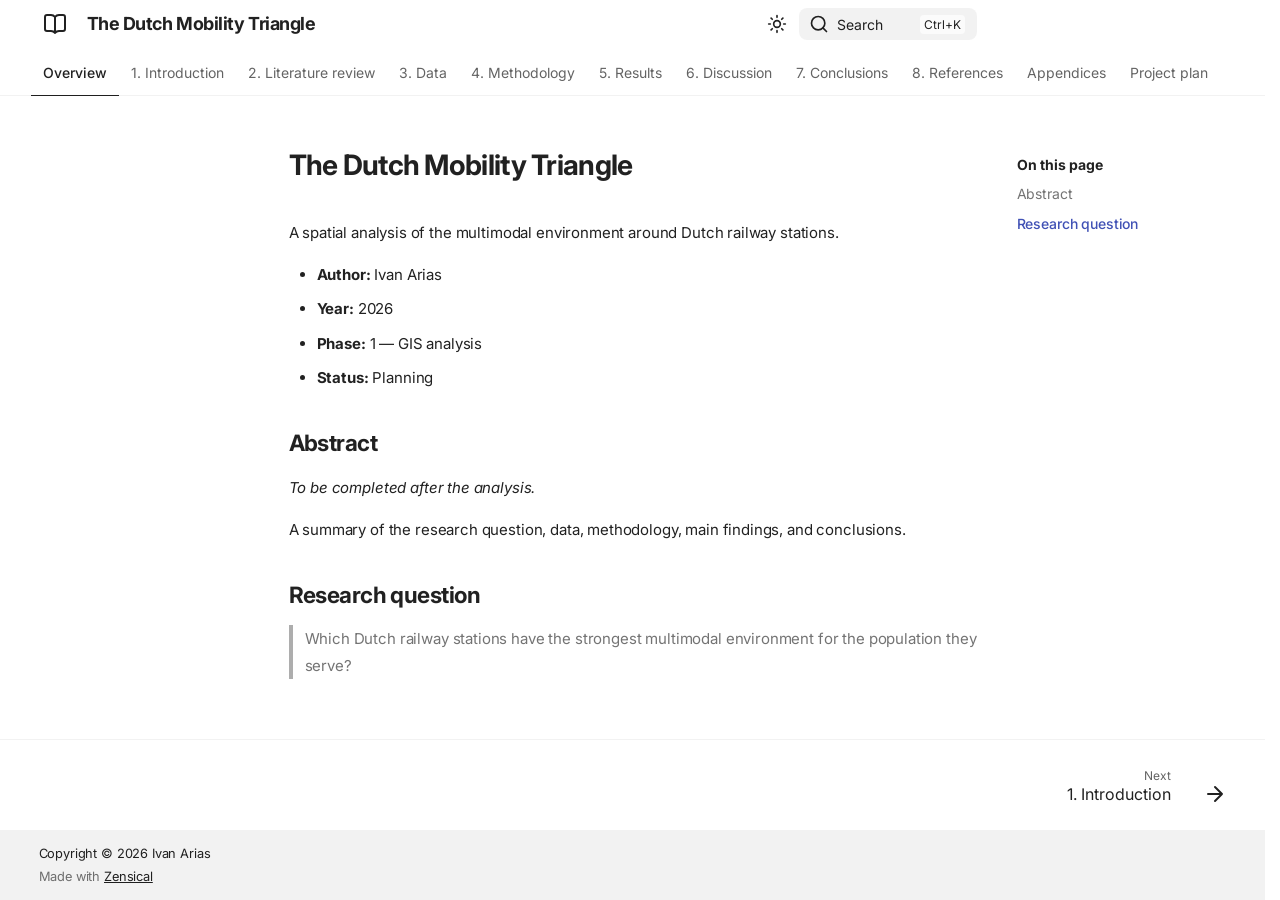
<file: site/index.html>
<!doctype html>
<html lang="en" class="no-js">
  <head>
    
      <meta charset="utf-8">
      <meta name="viewport" content="width=device-width,initial-scale=1">
      
        <meta name="description" content="A spatial analysis of the multimodal environment around Dutch railway stations.">
      
      
        <meta name="author" content="Ivan Arias">
      
      
        <link rel="canonical" href="https://hcoco1.github.io/dutch-report/">
      
      
      
        <link rel="next" href="./introduction/">
      
      
        
      
      
      <link rel="icon" href="./assets/images/favicon.png">
      <meta name="generator" content="zensical-0.0.57">
    
    
      
        <title>The Dutch Mobility Triangle - The Dutch Mobility Triangle</title>
      
    
    
      
        
      
      <link rel="stylesheet" href="./assets/stylesheets/modern/main.5da3a30f.min.css">
      
        
          
        
        <link rel="stylesheet" href="./assets/stylesheets/modern/palette.812a03bb.min.css">
      
      


    
    
      
    
    
      
        
        
        <link rel="preconnect" href="https://fonts.gstatic.com" crossorigin>
        <link rel="stylesheet" href="https://fonts.googleapis.com/css?family=Inter:300,300i,400,400i,500,500i,700,700i%7CJetBrains+Mono:400,400i,700,700i&amp;display=fallback">
        <style>:root{--md-text-font:"Inter";--md-code-font:"JetBrains Mono"}</style>
      
    
    
      <link rel="stylesheet" href="./stylesheets/extra.css">
    
    <script>__md_scope=new URL(".",location),__md_scope.pathname.endsWith("/")||(__md_scope=new URL(__md_scope.pathname+"/",location)),__md_hash=e=>[...e].reduce(((e,t)=>(e<<5)-e+t.charCodeAt(0)),0),__md_get=(e,t=localStorage,_=__md_scope)=>JSON.parse(t.getItem(_.pathname+"."+e)),__md_set=(e,t,_=localStorage,a=__md_scope)=>{try{_.setItem(a.pathname+"."+e,JSON.stringify(t))}catch(e){}},document.documentElement.setAttribute("data-platform",navigator.platform)</script>
    
      

    
    
  </head>
  
  
    
    
      
    
    
    
    
    <body dir="ltr" data-md-color-scheme="default" data-md-color-primary="indigo" data-md-color-accent="indigo">
  
    
    <input class="md-toggle" data-md-toggle="drawer" type="checkbox" id="__drawer" autocomplete="off">
    <input class="md-toggle" data-md-toggle="search" type="checkbox" id="__search" autocomplete="off">
    <label class="md-overlay" for="__drawer" aria-label="Navigation"></label>
    <div data-md-component="skip">
      
        
        <a href="#the-dutch-mobility-triangle" class="md-skip">
          Skip to content
        </a>
      
    </div>
    <div data-md-component="announce">
      
    </div>
    
    
      

  

<header class="md-header md-header--shadow md-header--lifted" data-md-component="header">
  <nav class="md-header__inner md-grid" aria-label="Header">
    <a href="" title="The Dutch Mobility Triangle" class="md-header__button md-logo" aria-label="The Dutch Mobility Triangle" data-md-component="logo">
      
  
  <svg xmlns="http://www.w3.org/2000/svg" fill="none" stroke="currentColor" stroke-linecap="round" stroke-linejoin="round" stroke-width="2" class="lucide lucide-book-open" viewBox="0 0 24 24"><path d="M12 5v16M20.001 19A2 2 0 0 0 22 17V5a2 2 0 0 0-1.999-2L16 3.002A5 5 0 0 0 12 5a5 5 0 0 0-4-2H4a2 2 0 0 0-2 2v12a2 2 0 0 0 1.999 2H8a5 5 0 0 1 4 2 5 5 0 0 1 4-2z"/></svg>

    </a>
    <label class="md-header__button md-icon" for="__drawer" aria-label="Navigation">
      
      <svg xmlns="http://www.w3.org/2000/svg" fill="none" stroke="currentColor" stroke-linecap="round" stroke-linejoin="round" stroke-width="2" class="lucide lucide-menu" viewBox="0 0 24 24"><path d="M4 5h16M4 12h16M4 19h16"/></svg>
    </label>
    <div class="md-header__title" data-md-component="header-title">
      <div class="md-header__ellipsis">
        <div class="md-header__topic">
          <span class="md-ellipsis">
            The Dutch Mobility Triangle
          </span>
        </div>
        <div class="md-header__topic" data-md-component="header-topic">
          <span class="md-ellipsis">
            
              The Dutch Mobility Triangle
            
          </span>
        </div>
      </div>
    </div>
    
      
        <form class="md-header__option" data-md-component="palette">
  
    
    
    
    <input class="md-option" data-md-color-media="(prefers-color-scheme: light)" data-md-color-scheme="default" data-md-color-primary="indigo" data-md-color-accent="indigo"  aria-label="Switch to dark mode"  type="radio" name="__palette" id="__palette_0">
    
      <label class="md-header__button md-icon" title="Switch to dark mode" for="__palette_1" hidden>
        <svg xmlns="http://www.w3.org/2000/svg" fill="none" stroke="currentColor" stroke-linecap="round" stroke-linejoin="round" stroke-width="2" class="lucide lucide-sun" viewBox="0 0 24 24"><circle cx="12" cy="12" r="4"/><path d="M12 2v2M12 20v2M4.93 4.93l1.41 1.41M17.66 17.66l1.41 1.41M2 12h2M20 12h2M6.34 17.66l-1.41 1.41M19.07 4.93l-1.41 1.41"/></svg>
      </label>
    
  
    
    
    
    <input class="md-option" data-md-color-media="(prefers-color-scheme: dark)" data-md-color-scheme="slate" data-md-color-primary="indigo" data-md-color-accent="indigo"  aria-label="Switch to light mode"  type="radio" name="__palette" id="__palette_1">
    
      <label class="md-header__button md-icon" title="Switch to light mode" for="__palette_0" hidden>
        <svg xmlns="http://www.w3.org/2000/svg" fill="none" stroke="currentColor" stroke-linecap="round" stroke-linejoin="round" stroke-width="2" class="lucide lucide-moon" viewBox="0 0 24 24"><path d="M20.985 12.486a9 9 0 1 1-9.473-9.472c.405-.022.617.46.402.803a6 6 0 0 0 8.268 8.268c.344-.215.825-.004.803.401"/></svg>
      </label>
    
  
</form>
      
    
    
      <script>var palette=__md_get("__palette");if(palette&&palette.color){if("(prefers-color-scheme)"===palette.color.media){var media=matchMedia("(prefers-color-scheme: light)"),input=document.querySelector(media.matches?"[data-md-color-media='(prefers-color-scheme: light)']":"[data-md-color-media='(prefers-color-scheme: dark)']");palette.color.media=input.getAttribute("data-md-color-media"),palette.color.scheme=input.getAttribute("data-md-color-scheme"),palette.color.primary=input.getAttribute("data-md-color-primary"),palette.color.accent=input.getAttribute("data-md-color-accent")}for(var[key,value]of Object.entries(palette.color))document.body.setAttribute("data-md-color-"+key,value)}</script>
    
    
    
      
      
        <label class="md-header__button md-icon" for="__search" aria-label="Search">
          
          <svg xmlns="http://www.w3.org/2000/svg" fill="none" stroke="currentColor" stroke-linecap="round" stroke-linejoin="round" stroke-width="2" class="lucide lucide-search" viewBox="0 0 24 24"><path d="m21 21-4.34-4.34"/><circle cx="11" cy="11" r="8"/></svg>
        </label>
        <div class="md-search" data-md-component="search" role="dialog" aria-label="Search">
  <button type="button" class="md-search__button">
    Search
  </button>
</div>
      
    
    <div class="md-header__source">
      
    </div>
  </nav>
  
    
      
<nav class="md-tabs" aria-label="Tabs" data-md-component="tabs">
  <div class="md-grid">
    <ul class="md-tabs__list">
      
        
  
  
  
    
  
  
    <li class="md-tabs__item md-tabs__item--active">
      <a href="" class="md-tabs__link">
        
  
  Overview

      </a>
    </li>
  

      
        
  
  
  
  
    <li class="md-tabs__item">
      <a href="./introduction/" class="md-tabs__link">
        
  
  1. Introduction

      </a>
    </li>
  

      
        
  
  
  
  
    <li class="md-tabs__item">
      <a href="./literature-review/" class="md-tabs__link">
        
  
  2. Literature review

      </a>
    </li>
  

      
        
  
  
  
  
    <li class="md-tabs__item">
      <a href="./data/" class="md-tabs__link">
        
  
  3. Data

      </a>
    </li>
  

      
        
  
  
  
  
    <li class="md-tabs__item">
      <a href="./methodology/" class="md-tabs__link">
        
  
  4. Methodology

      </a>
    </li>
  

      
        
  
  
  
  
    <li class="md-tabs__item">
      <a href="./results/" class="md-tabs__link">
        
  
  5. Results

      </a>
    </li>
  

      
        
  
  
  
  
    <li class="md-tabs__item">
      <a href="./discussion/" class="md-tabs__link">
        
  
  6. Discussion

      </a>
    </li>
  

      
        
  
  
  
  
    <li class="md-tabs__item">
      <a href="./conclusions/" class="md-tabs__link">
        
  
  7. Conclusions

      </a>
    </li>
  

      
        
  
  
  
  
    <li class="md-tabs__item">
      <a href="./references/" class="md-tabs__link">
        
  
  8. References

      </a>
    </li>
  

      
        
  
  
  
  
    <li class="md-tabs__item">
      <a href="./appendices/" class="md-tabs__link">
        
  
  Appendices

      </a>
    </li>
  

      
        
  
  
  
  
    <li class="md-tabs__item">
      <a href="./project-plan/" class="md-tabs__link">
        
  
  Project plan

      </a>
    </li>
  

      
    </ul>
  </div>
</nav>
    
  
</header>
    
    <div class="md-container" data-md-component="container">
      
      
        
      
      <main class="md-main" data-md-component="main">
        <div class="md-main__inner md-grid">
          
            
              
              <div class="md-sidebar md-sidebar--primary" data-md-component="sidebar" data-md-type="navigation" >
                <div class="md-sidebar__scrollwrap">
                  <div class="md-sidebar__inner">
                    


  


<nav class="md-nav md-nav--primary md-nav--lifted" aria-label="Navigation" data-md-level="0">
  <label class="md-nav__title" for="__drawer">
    <a href="" title="The Dutch Mobility Triangle" class="md-nav__button md-logo" aria-label="The Dutch Mobility Triangle" data-md-component="logo">
      
  
  <svg xmlns="http://www.w3.org/2000/svg" fill="none" stroke="currentColor" stroke-linecap="round" stroke-linejoin="round" stroke-width="2" class="lucide lucide-book-open" viewBox="0 0 24 24"><path d="M12 5v16M20.001 19A2 2 0 0 0 22 17V5a2 2 0 0 0-1.999-2L16 3.002A5 5 0 0 0 12 5a5 5 0 0 0-4-2H4a2 2 0 0 0-2 2v12a2 2 0 0 0 1.999 2H8a5 5 0 0 1 4 2 5 5 0 0 1 4-2z"/></svg>

    </a>
    The Dutch Mobility Triangle
  </label>
  
  <ul class="md-nav__list" data-md-scrollfix>
    
      
      
  
  
    
  
  
  
    <li class="md-nav__item md-nav__item--active">
      
      
      
      
        
      
      
        <label class="md-nav__link md-nav__link--active" for="__toc">
          
  
  
  <span class="md-ellipsis">
    
  
  Overview

    
  </span>
  
  

          <span class="md-nav__icon md-icon"></span>
        </label>
      
      <a href="" class="md-nav__link md-nav__link--active">
        
  
  
  <span class="md-ellipsis">
    
  
  Overview

    
  </span>
  
  

      </a>
      
        


<nav class="md-nav md-nav--secondary" aria-label="On this page">
  
  
  
    
  
  
    <label class="md-nav__title" for="__toc">
      <span class="md-nav__icon md-icon"></span>
      On this page
    </label>
    <ul class="md-nav__list" data-md-component="toc" data-md-scrollfix>
      
        <li class="md-nav__item">
  <a href="#abstract" class="md-nav__link">
    <span class="md-ellipsis">
      <span class="md-typeset">
        Abstract
      </span>
    </span>
  </a>
  
</li>
      
        <li class="md-nav__item">
  <a href="#research-question" class="md-nav__link">
    <span class="md-ellipsis">
      <span class="md-typeset">
        Research question
      </span>
    </span>
  </a>
  
</li>
      
    </ul>
  
</nav>
      
    </li>
  

    
      
      
  
  
  
  
    <li class="md-nav__item">
      <a href="./introduction/" class="md-nav__link">
        
  
  
  <span class="md-ellipsis">
    
  
  1. Introduction

    
  </span>
  
  

      </a>
    </li>
  

    
      
      
  
  
  
  
    <li class="md-nav__item">
      <a href="./literature-review/" class="md-nav__link">
        
  
  
  <span class="md-ellipsis">
    
  
  2. Literature review

    
  </span>
  
  

      </a>
    </li>
  

    
      
      
  
  
  
  
    <li class="md-nav__item">
      <a href="./data/" class="md-nav__link">
        
  
  
  <span class="md-ellipsis">
    
  
  3. Data

    
  </span>
  
  

      </a>
    </li>
  

    
      
      
  
  
  
  
    <li class="md-nav__item">
      <a href="./methodology/" class="md-nav__link">
        
  
  
  <span class="md-ellipsis">
    
  
  4. Methodology

    
  </span>
  
  

      </a>
    </li>
  

    
      
      
  
  
  
  
    <li class="md-nav__item">
      <a href="./results/" class="md-nav__link">
        
  
  
  <span class="md-ellipsis">
    
  
  5. Results

    
  </span>
  
  

      </a>
    </li>
  

    
      
      
  
  
  
  
    <li class="md-nav__item">
      <a href="./discussion/" class="md-nav__link">
        
  
  
  <span class="md-ellipsis">
    
  
  6. Discussion

    
  </span>
  
  

      </a>
    </li>
  

    
      
      
  
  
  
  
    <li class="md-nav__item">
      <a href="./conclusions/" class="md-nav__link">
        
  
  
  <span class="md-ellipsis">
    
  
  7. Conclusions

    
  </span>
  
  

      </a>
    </li>
  

    
      
      
  
  
  
  
    <li class="md-nav__item">
      <a href="./references/" class="md-nav__link">
        
  
  
  <span class="md-ellipsis">
    
  
  8. References

    
  </span>
  
  

      </a>
    </li>
  

    
      
      
  
  
  
  
    <li class="md-nav__item">
      <a href="./appendices/" class="md-nav__link">
        
  
  
  <span class="md-ellipsis">
    
  
  Appendices

    
  </span>
  
  

      </a>
    </li>
  

    
      
      
  
  
  
  
    <li class="md-nav__item">
      <a href="./project-plan/" class="md-nav__link">
        
  
  
  <span class="md-ellipsis">
    
  
  Project plan

    
  </span>
  
  

      </a>
    </li>
  

    
  </ul>
</nav>
                  </div>
                </div>
              </div>
            
            
              
              <div class="md-sidebar md-sidebar--secondary" data-md-component="sidebar" data-md-type="toc" >
                <div class="md-sidebar__scrollwrap">
                  
                    
                    
                    
                      
                    
                    
                      <input class="md-nav__toggle md-toggle" type="checkbox" id="__toc">
                      <div class="md-sidebar-button__wrapper">
                        <label class="md-sidebar-button" for="__toc"></label>
                      </div>
                    
                  
                  <div class="md-sidebar__inner">
                    


<nav class="md-nav md-nav--secondary" aria-label="On this page">
  
  
  
    
  
  
    <label class="md-nav__title" for="__toc">
      <span class="md-nav__icon md-icon"></span>
      On this page
    </label>
    <ul class="md-nav__list" data-md-component="toc" data-md-scrollfix>
      
        <li class="md-nav__item">
  <a href="#abstract" class="md-nav__link">
    <span class="md-ellipsis">
      <span class="md-typeset">
        Abstract
      </span>
    </span>
  </a>
  
</li>
      
        <li class="md-nav__item">
  <a href="#research-question" class="md-nav__link">
    <span class="md-ellipsis">
      <span class="md-typeset">
        Research question
      </span>
    </span>
  </a>
  
</li>
      
    </ul>
  
</nav>
                  </div>
                </div>
              </div>
            
          
          
            <div class="md-content" data-md-component="content">
              
                



  


              
              <article class="md-content__inner md-typeset">
                
                  

<h1 id="the-dutch-mobility-triangle">The Dutch Mobility Triangle<a class="headerlink" href="#the-dutch-mobility-triangle" title="Permanent link">&para;</a></h1>
<p>A spatial analysis of the multimodal environment around Dutch railway stations.</p>
<ul>
<li><strong>Author:</strong> Ivan Arias</li>
<li><strong>Year:</strong> 2026</li>
<li><strong>Phase:</strong> 1 — GIS analysis</li>
<li><strong>Status:</strong> Planning</li>
</ul>
<h2 id="abstract">Abstract<a class="headerlink" href="#abstract" title="Permanent link">&para;</a></h2>
<p><em>To be completed after the analysis.</em></p>
<p>A summary of the research question, data, methodology, main findings, and conclusions.</p>
<h2 id="research-question">Research question<a class="headerlink" href="#research-question" title="Permanent link">&para;</a></h2>
<blockquote>
<p>Which Dutch railway stations have the strongest multimodal environment for the population they serve?</p>
</blockquote>














                
              </article>
            </div>
          
          
<script>var target=document.getElementById(location.hash.slice(1));target&&target.name&&(target.checked=target.name.startsWith("__tabbed_"))</script>
        </div>
        
          <button type="button" class="md-top md-icon" data-md-component="top" hidden>
  
  <svg xmlns="http://www.w3.org/2000/svg" fill="none" stroke="currentColor" stroke-linecap="round" stroke-linejoin="round" stroke-width="2" class="lucide lucide-circle-arrow-up" viewBox="0 0 24 24"><circle cx="12" cy="12" r="10"/><path d="m16 12-4-4-4 4M12 16V8"/></svg>
  Back to top
</button>
        
      </main>
      
        <footer class="md-footer">
  
    
      
      <nav class="md-footer__inner md-grid" aria-label="Footer" >
        
        
          
          <a href="./introduction/" class="md-footer__link md-footer__link--next" aria-label="Next: 1. Introduction">
            <div class="md-footer__title">
              <span class="md-footer__direction">
                Next
              </span>
              <div class="md-ellipsis">
                1. Introduction
              </div>
            </div>
            <div class="md-footer__button md-icon">
              
              <svg xmlns="http://www.w3.org/2000/svg" fill="none" stroke="currentColor" stroke-linecap="round" stroke-linejoin="round" stroke-width="2" class="lucide lucide-arrow-right" viewBox="0 0 24 24"><path d="M5 12h14M12 5l7 7-7 7"/></svg>
            </div>
          </a>
        
      </nav>
    
  
  <div class="md-footer-meta md-typeset">
    <div class="md-footer-meta__inner md-grid">
      <div class="md-copyright">
  
    <div class="md-copyright__highlight">
      Copyright &copy; 2026 Ivan Arias
    </div>
  
  
    Made with
    <a href="https://zensical.org/" target="_blank" rel="noopener">
      Zensical
    </a>
  
</div>
      
    </div>
  </div>
</footer>
      
    </div>
    <div class="md-dialog" data-md-component="dialog">
      <div class="md-dialog__inner md-typeset"></div>
    </div>
    
    
    
      
      
      <script id="__config" type="application/json">{"annotate":null,"base":".","features":["content.code.copy","content.tooltips","navigation.tabs","navigation.tabs.sticky","navigation.sections","navigation.expand","navigation.indexes","navigation.instant","navigation.instant.prefetch","navigation.path","navigation.top","navigation.footer","toc.follow","search.highlight","content.code.annotate"],"search":"./assets/javascripts/workers/search.7d14d953.min.js","tags":null,"translations":{"clipboard.copied":"Copied to clipboard","clipboard.copy":"Copy to clipboard","search.result.more.one":"1 more on this page","search.result.more.other":"# more on this page","search.result.none":"No matching documents","search.result.one":"1 matching document","search.result.other":"# matching documents","search.result.placeholder":"Type to start searching","search.result.term.missing":"Missing","select.version":"Select version"},"version":null}</script>
    
    
      <script src="./assets/javascripts/bundle.49251538.min.js"></script>
      
    
  </body>
</html>
</file>
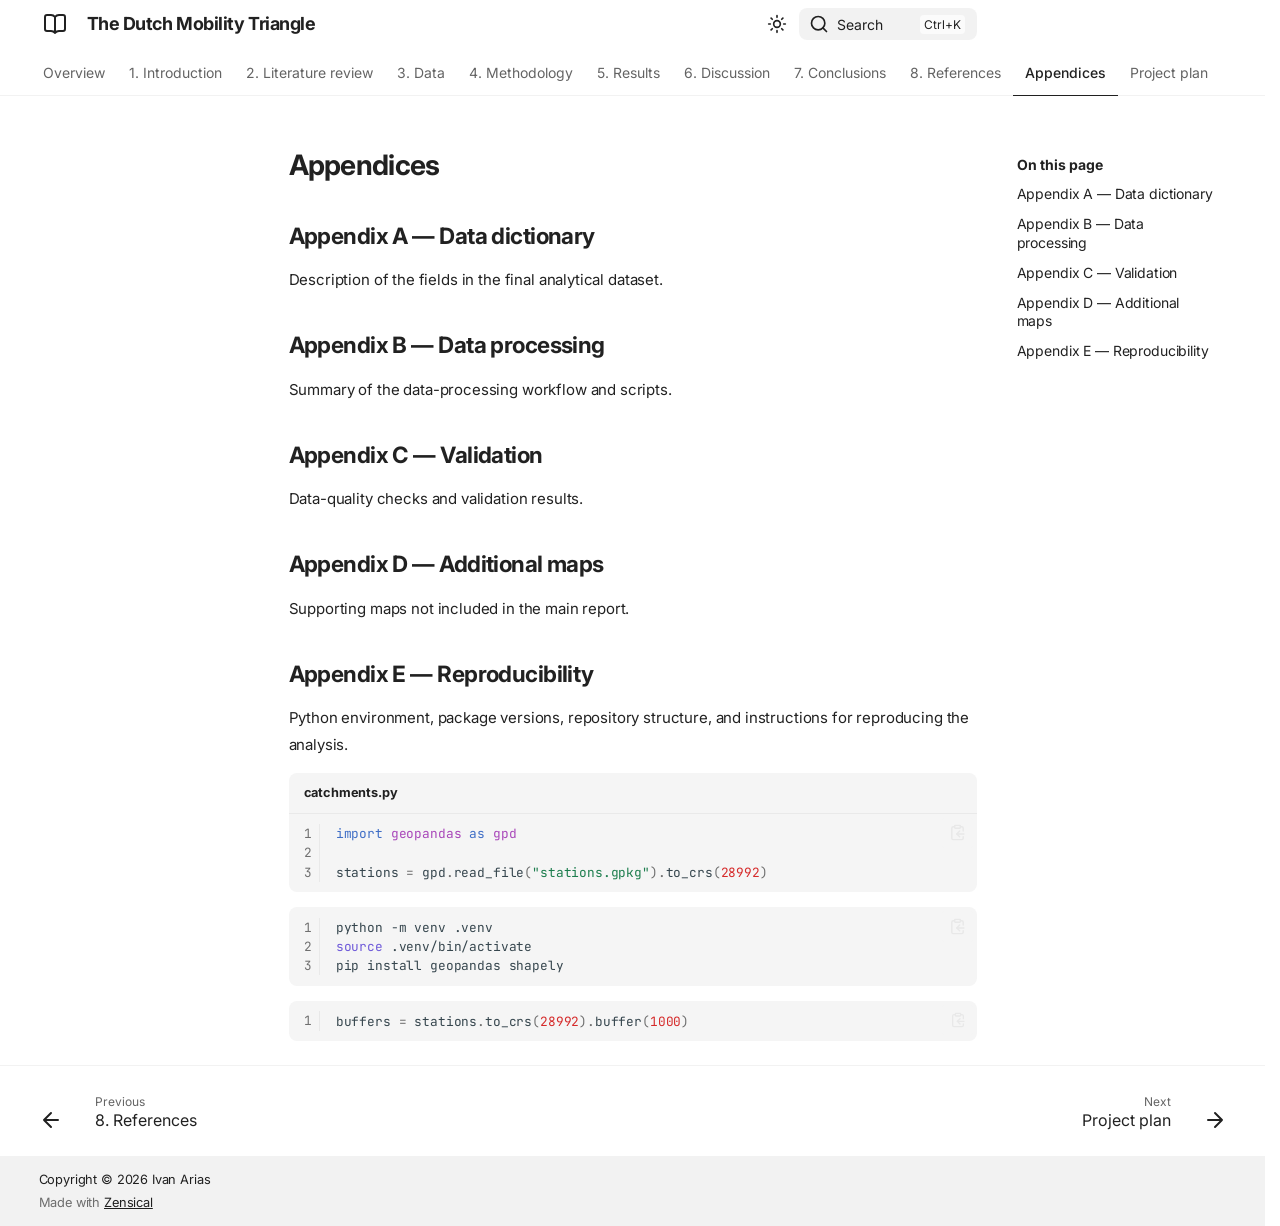
<file: site/appendices/index.html>
<!doctype html>
<html lang="en" class="no-js">
  <head>
    
      <meta charset="utf-8">
      <meta name="viewport" content="width=device-width,initial-scale=1">
      
        <meta name="description" content="A spatial analysis of the multimodal environment around Dutch railway stations.">
      
      
        <meta name="author" content="Ivan Arias">
      
      
        <link rel="canonical" href="https://hcoco1.github.io/dutch-report/appendices/">
      
      
        <link rel="prev" href="../references/">
      
      
        <link rel="next" href="../project-plan/">
      
      
        
      
      
      <link rel="icon" href="../assets/images/favicon.png">
      <meta name="generator" content="zensical-0.0.57">
    
    
      
        <title>Appendices - The Dutch Mobility Triangle</title>
      
    
    
      
        
      
      <link rel="stylesheet" href="../assets/stylesheets/modern/main.5da3a30f.min.css">
      
        
          
        
        <link rel="stylesheet" href="../assets/stylesheets/modern/palette.812a03bb.min.css">
      
      


    
    
      
    
    
      
        
        
        <link rel="preconnect" href="https://fonts.gstatic.com" crossorigin>
        <link rel="stylesheet" href="https://fonts.googleapis.com/css?family=Inter:300,300i,400,400i,500,500i,700,700i%7CJetBrains+Mono:400,400i,700,700i&amp;display=fallback">
        <style>:root{--md-text-font:"Inter";--md-code-font:"JetBrains Mono"}</style>
      
    
    
      <link rel="stylesheet" href="../stylesheets/extra.css">
    
    <script>__md_scope=new URL("..",location),__md_scope.pathname.endsWith("/")||(__md_scope=new URL(__md_scope.pathname+"/",location)),__md_hash=e=>[...e].reduce(((e,t)=>(e<<5)-e+t.charCodeAt(0)),0),__md_get=(e,t=localStorage,_=__md_scope)=>JSON.parse(t.getItem(_.pathname+"."+e)),__md_set=(e,t,_=localStorage,a=__md_scope)=>{try{_.setItem(a.pathname+"."+e,JSON.stringify(t))}catch(e){}},document.documentElement.setAttribute("data-platform",navigator.platform)</script>
    
      

    
    
  </head>
  
  
    
    
      
    
    
    
    
    <body dir="ltr" data-md-color-scheme="default" data-md-color-primary="indigo" data-md-color-accent="indigo">
  
    
    <input class="md-toggle" data-md-toggle="drawer" type="checkbox" id="__drawer" autocomplete="off">
    <input class="md-toggle" data-md-toggle="search" type="checkbox" id="__search" autocomplete="off">
    <label class="md-overlay" for="__drawer" aria-label="Navigation"></label>
    <div data-md-component="skip">
      
        
        <a href="#appendices" class="md-skip">
          Skip to content
        </a>
      
    </div>
    <div data-md-component="announce">
      
    </div>
    
    
      

  

<header class="md-header md-header--shadow md-header--lifted" data-md-component="header">
  <nav class="md-header__inner md-grid" aria-label="Header">
    <a href="./.." title="The Dutch Mobility Triangle" class="md-header__button md-logo" aria-label="The Dutch Mobility Triangle" data-md-component="logo">
      
  
  <svg xmlns="http://www.w3.org/2000/svg" fill="none" stroke="currentColor" stroke-linecap="round" stroke-linejoin="round" stroke-width="2" class="lucide lucide-book-open" viewBox="0 0 24 24"><path d="M12 5v16M20.001 19A2 2 0 0 0 22 17V5a2 2 0 0 0-1.999-2L16 3.002A5 5 0 0 0 12 5a5 5 0 0 0-4-2H4a2 2 0 0 0-2 2v12a2 2 0 0 0 1.999 2H8a5 5 0 0 1 4 2 5 5 0 0 1 4-2z"/></svg>

    </a>
    <label class="md-header__button md-icon" for="__drawer" aria-label="Navigation">
      
      <svg xmlns="http://www.w3.org/2000/svg" fill="none" stroke="currentColor" stroke-linecap="round" stroke-linejoin="round" stroke-width="2" class="lucide lucide-menu" viewBox="0 0 24 24"><path d="M4 5h16M4 12h16M4 19h16"/></svg>
    </label>
    <div class="md-header__title" data-md-component="header-title">
      <div class="md-header__ellipsis">
        <div class="md-header__topic">
          <span class="md-ellipsis">
            The Dutch Mobility Triangle
          </span>
        </div>
        <div class="md-header__topic" data-md-component="header-topic">
          <span class="md-ellipsis">
            
              Appendices
            
          </span>
        </div>
      </div>
    </div>
    
      
        <form class="md-header__option" data-md-component="palette">
  
    
    
    
    <input class="md-option" data-md-color-media="(prefers-color-scheme: light)" data-md-color-scheme="default" data-md-color-primary="indigo" data-md-color-accent="indigo"  aria-label="Switch to dark mode"  type="radio" name="__palette" id="__palette_0">
    
      <label class="md-header__button md-icon" title="Switch to dark mode" for="__palette_1" hidden>
        <svg xmlns="http://www.w3.org/2000/svg" fill="none" stroke="currentColor" stroke-linecap="round" stroke-linejoin="round" stroke-width="2" class="lucide lucide-sun" viewBox="0 0 24 24"><circle cx="12" cy="12" r="4"/><path d="M12 2v2M12 20v2M4.93 4.93l1.41 1.41M17.66 17.66l1.41 1.41M2 12h2M20 12h2M6.34 17.66l-1.41 1.41M19.07 4.93l-1.41 1.41"/></svg>
      </label>
    
  
    
    
    
    <input class="md-option" data-md-color-media="(prefers-color-scheme: dark)" data-md-color-scheme="slate" data-md-color-primary="indigo" data-md-color-accent="indigo"  aria-label="Switch to light mode"  type="radio" name="__palette" id="__palette_1">
    
      <label class="md-header__button md-icon" title="Switch to light mode" for="__palette_0" hidden>
        <svg xmlns="http://www.w3.org/2000/svg" fill="none" stroke="currentColor" stroke-linecap="round" stroke-linejoin="round" stroke-width="2" class="lucide lucide-moon" viewBox="0 0 24 24"><path d="M20.985 12.486a9 9 0 1 1-9.473-9.472c.405-.022.617.46.402.803a6 6 0 0 0 8.268 8.268c.344-.215.825-.004.803.401"/></svg>
      </label>
    
  
</form>
      
    
    
      <script>var palette=__md_get("__palette");if(palette&&palette.color){if("(prefers-color-scheme)"===palette.color.media){var media=matchMedia("(prefers-color-scheme: light)"),input=document.querySelector(media.matches?"[data-md-color-media='(prefers-color-scheme: light)']":"[data-md-color-media='(prefers-color-scheme: dark)']");palette.color.media=input.getAttribute("data-md-color-media"),palette.color.scheme=input.getAttribute("data-md-color-scheme"),palette.color.primary=input.getAttribute("data-md-color-primary"),palette.color.accent=input.getAttribute("data-md-color-accent")}for(var[key,value]of Object.entries(palette.color))document.body.setAttribute("data-md-color-"+key,value)}</script>
    
    
    
      
      
        <label class="md-header__button md-icon" for="__search" aria-label="Search">
          
          <svg xmlns="http://www.w3.org/2000/svg" fill="none" stroke="currentColor" stroke-linecap="round" stroke-linejoin="round" stroke-width="2" class="lucide lucide-search" viewBox="0 0 24 24"><path d="m21 21-4.34-4.34"/><circle cx="11" cy="11" r="8"/></svg>
        </label>
        <div class="md-search" data-md-component="search" role="dialog" aria-label="Search">
  <button type="button" class="md-search__button">
    Search
  </button>
</div>
      
    
    <div class="md-header__source">
      
    </div>
  </nav>
  
    
      
<nav class="md-tabs" aria-label="Tabs" data-md-component="tabs">
  <div class="md-grid">
    <ul class="md-tabs__list">
      
        
  
  
  
  
    <li class="md-tabs__item">
      <a href="./.." class="md-tabs__link">
        
  
  Overview

      </a>
    </li>
  

      
        
  
  
  
  
    <li class="md-tabs__item">
      <a href="../introduction/" class="md-tabs__link">
        
  
  1. Introduction

      </a>
    </li>
  

      
        
  
  
  
  
    <li class="md-tabs__item">
      <a href="../literature-review/" class="md-tabs__link">
        
  
  2. Literature review

      </a>
    </li>
  

      
        
  
  
  
  
    <li class="md-tabs__item">
      <a href="../data/" class="md-tabs__link">
        
  
  3. Data

      </a>
    </li>
  

      
        
  
  
  
  
    <li class="md-tabs__item">
      <a href="../methodology/" class="md-tabs__link">
        
  
  4. Methodology

      </a>
    </li>
  

      
        
  
  
  
  
    <li class="md-tabs__item">
      <a href="../results/" class="md-tabs__link">
        
  
  5. Results

      </a>
    </li>
  

      
        
  
  
  
  
    <li class="md-tabs__item">
      <a href="../discussion/" class="md-tabs__link">
        
  
  6. Discussion

      </a>
    </li>
  

      
        
  
  
  
  
    <li class="md-tabs__item">
      <a href="../conclusions/" class="md-tabs__link">
        
  
  7. Conclusions

      </a>
    </li>
  

      
        
  
  
  
  
    <li class="md-tabs__item">
      <a href="../references/" class="md-tabs__link">
        
  
  8. References

      </a>
    </li>
  

      
        
  
  
  
    
  
  
    <li class="md-tabs__item md-tabs__item--active">
      <a href="././" class="md-tabs__link">
        
  
  Appendices

      </a>
    </li>
  

      
        
  
  
  
  
    <li class="md-tabs__item">
      <a href="../project-plan/" class="md-tabs__link">
        
  
  Project plan

      </a>
    </li>
  

      
    </ul>
  </div>
</nav>
    
  
</header>
    
    <div class="md-container" data-md-component="container">
      
      
        
      
      <main class="md-main" data-md-component="main">
        <div class="md-main__inner md-grid">
          
            
              
              <div class="md-sidebar md-sidebar--primary" data-md-component="sidebar" data-md-type="navigation" >
                <div class="md-sidebar__scrollwrap">
                  <div class="md-sidebar__inner">
                    


  


<nav class="md-nav md-nav--primary md-nav--lifted" aria-label="Navigation" data-md-level="0">
  <label class="md-nav__title" for="__drawer">
    <a href="./.." title="The Dutch Mobility Triangle" class="md-nav__button md-logo" aria-label="The Dutch Mobility Triangle" data-md-component="logo">
      
  
  <svg xmlns="http://www.w3.org/2000/svg" fill="none" stroke="currentColor" stroke-linecap="round" stroke-linejoin="round" stroke-width="2" class="lucide lucide-book-open" viewBox="0 0 24 24"><path d="M12 5v16M20.001 19A2 2 0 0 0 22 17V5a2 2 0 0 0-1.999-2L16 3.002A5 5 0 0 0 12 5a5 5 0 0 0-4-2H4a2 2 0 0 0-2 2v12a2 2 0 0 0 1.999 2H8a5 5 0 0 1 4 2 5 5 0 0 1 4-2z"/></svg>

    </a>
    The Dutch Mobility Triangle
  </label>
  
  <ul class="md-nav__list" data-md-scrollfix>
    
      
      
  
  
  
  
    <li class="md-nav__item">
      <a href="./.." class="md-nav__link">
        
  
  
  <span class="md-ellipsis">
    
  
  Overview

    
  </span>
  
  

      </a>
    </li>
  

    
      
      
  
  
  
  
    <li class="md-nav__item">
      <a href="../introduction/" class="md-nav__link">
        
  
  
  <span class="md-ellipsis">
    
  
  1. Introduction

    
  </span>
  
  

      </a>
    </li>
  

    
      
      
  
  
  
  
    <li class="md-nav__item">
      <a href="../literature-review/" class="md-nav__link">
        
  
  
  <span class="md-ellipsis">
    
  
  2. Literature review

    
  </span>
  
  

      </a>
    </li>
  

    
      
      
  
  
  
  
    <li class="md-nav__item">
      <a href="../data/" class="md-nav__link">
        
  
  
  <span class="md-ellipsis">
    
  
  3. Data

    
  </span>
  
  

      </a>
    </li>
  

    
      
      
  
  
  
  
    <li class="md-nav__item">
      <a href="../methodology/" class="md-nav__link">
        
  
  
  <span class="md-ellipsis">
    
  
  4. Methodology

    
  </span>
  
  

      </a>
    </li>
  

    
      
      
  
  
  
  
    <li class="md-nav__item">
      <a href="../results/" class="md-nav__link">
        
  
  
  <span class="md-ellipsis">
    
  
  5. Results

    
  </span>
  
  

      </a>
    </li>
  

    
      
      
  
  
  
  
    <li class="md-nav__item">
      <a href="../discussion/" class="md-nav__link">
        
  
  
  <span class="md-ellipsis">
    
  
  6. Discussion

    
  </span>
  
  

      </a>
    </li>
  

    
      
      
  
  
  
  
    <li class="md-nav__item">
      <a href="../conclusions/" class="md-nav__link">
        
  
  
  <span class="md-ellipsis">
    
  
  7. Conclusions

    
  </span>
  
  

      </a>
    </li>
  

    
      
      
  
  
  
  
    <li class="md-nav__item">
      <a href="../references/" class="md-nav__link">
        
  
  
  <span class="md-ellipsis">
    
  
  8. References

    
  </span>
  
  

      </a>
    </li>
  

    
      
      
  
  
    
  
  
  
    <li class="md-nav__item md-nav__item--active">
      
      
      
      
        
      
      
        <label class="md-nav__link md-nav__link--active" for="__toc">
          
  
  
  <span class="md-ellipsis">
    
  
  Appendices

    
  </span>
  
  

          <span class="md-nav__icon md-icon"></span>
        </label>
      
      <a href="././" class="md-nav__link md-nav__link--active">
        
  
  
  <span class="md-ellipsis">
    
  
  Appendices

    
  </span>
  
  

      </a>
      
        


<nav class="md-nav md-nav--secondary" aria-label="On this page">
  
  
  
    
  
  
    <label class="md-nav__title" for="__toc">
      <span class="md-nav__icon md-icon"></span>
      On this page
    </label>
    <ul class="md-nav__list" data-md-component="toc" data-md-scrollfix>
      
        <li class="md-nav__item">
  <a href="#appendix-a-data-dictionary" class="md-nav__link">
    <span class="md-ellipsis">
      <span class="md-typeset">
        Appendix A — Data dictionary
      </span>
    </span>
  </a>
  
</li>
      
        <li class="md-nav__item">
  <a href="#appendix-b-data-processing" class="md-nav__link">
    <span class="md-ellipsis">
      <span class="md-typeset">
        Appendix B — Data processing
      </span>
    </span>
  </a>
  
</li>
      
        <li class="md-nav__item">
  <a href="#appendix-c-validation" class="md-nav__link">
    <span class="md-ellipsis">
      <span class="md-typeset">
        Appendix C — Validation
      </span>
    </span>
  </a>
  
</li>
      
        <li class="md-nav__item">
  <a href="#appendix-d-additional-maps" class="md-nav__link">
    <span class="md-ellipsis">
      <span class="md-typeset">
        Appendix D — Additional maps
      </span>
    </span>
  </a>
  
</li>
      
        <li class="md-nav__item">
  <a href="#appendix-e-reproducibility" class="md-nav__link">
    <span class="md-ellipsis">
      <span class="md-typeset">
        Appendix E — Reproducibility
      </span>
    </span>
  </a>
  
</li>
      
    </ul>
  
</nav>
      
    </li>
  

    
      
      
  
  
  
  
    <li class="md-nav__item">
      <a href="../project-plan/" class="md-nav__link">
        
  
  
  <span class="md-ellipsis">
    
  
  Project plan

    
  </span>
  
  

      </a>
    </li>
  

    
  </ul>
</nav>
                  </div>
                </div>
              </div>
            
            
              
              <div class="md-sidebar md-sidebar--secondary" data-md-component="sidebar" data-md-type="toc" >
                <div class="md-sidebar__scrollwrap">
                  
                    
                    
                    
                      
                    
                    
                      <input class="md-nav__toggle md-toggle" type="checkbox" id="__toc">
                      <div class="md-sidebar-button__wrapper">
                        <label class="md-sidebar-button" for="__toc"></label>
                      </div>
                    
                  
                  <div class="md-sidebar__inner">
                    


<nav class="md-nav md-nav--secondary" aria-label="On this page">
  
  
  
    
  
  
    <label class="md-nav__title" for="__toc">
      <span class="md-nav__icon md-icon"></span>
      On this page
    </label>
    <ul class="md-nav__list" data-md-component="toc" data-md-scrollfix>
      
        <li class="md-nav__item">
  <a href="#appendix-a-data-dictionary" class="md-nav__link">
    <span class="md-ellipsis">
      <span class="md-typeset">
        Appendix A — Data dictionary
      </span>
    </span>
  </a>
  
</li>
      
        <li class="md-nav__item">
  <a href="#appendix-b-data-processing" class="md-nav__link">
    <span class="md-ellipsis">
      <span class="md-typeset">
        Appendix B — Data processing
      </span>
    </span>
  </a>
  
</li>
      
        <li class="md-nav__item">
  <a href="#appendix-c-validation" class="md-nav__link">
    <span class="md-ellipsis">
      <span class="md-typeset">
        Appendix C — Validation
      </span>
    </span>
  </a>
  
</li>
      
        <li class="md-nav__item">
  <a href="#appendix-d-additional-maps" class="md-nav__link">
    <span class="md-ellipsis">
      <span class="md-typeset">
        Appendix D — Additional maps
      </span>
    </span>
  </a>
  
</li>
      
        <li class="md-nav__item">
  <a href="#appendix-e-reproducibility" class="md-nav__link">
    <span class="md-ellipsis">
      <span class="md-typeset">
        Appendix E — Reproducibility
      </span>
    </span>
  </a>
  
</li>
      
    </ul>
  
</nav>
                  </div>
                </div>
              </div>
            
          
          
            <div class="md-content" data-md-component="content">
              
                



  


              
              <article class="md-content__inner md-typeset">
                
                  

<h1 id="appendices">Appendices<a class="headerlink" href="#appendices" title="Permanent link">&para;</a></h1>
<h2 id="appendix-a-data-dictionary">Appendix A — Data dictionary<a class="headerlink" href="#appendix-a-data-dictionary" title="Permanent link">&para;</a></h2>
<p>Description of the fields in the final analytical dataset.</p>
<h2 id="appendix-b-data-processing">Appendix B — Data processing<a class="headerlink" href="#appendix-b-data-processing" title="Permanent link">&para;</a></h2>
<p>Summary of the data-processing workflow and scripts.</p>
<h2 id="appendix-c-validation">Appendix C — Validation<a class="headerlink" href="#appendix-c-validation" title="Permanent link">&para;</a></h2>
<p>Data-quality checks and validation results.</p>
<h2 id="appendix-d-additional-maps">Appendix D — Additional maps<a class="headerlink" href="#appendix-d-additional-maps" title="Permanent link">&para;</a></h2>
<p>Supporting maps not included in the main report.</p>
<h2 id="appendix-e-reproducibility">Appendix E — Reproducibility<a class="headerlink" href="#appendix-e-reproducibility" title="Permanent link">&para;</a></h2>
<p>Python environment, package versions, repository structure, and instructions for reproducing the analysis.</p>
<p><div class="language-python highlight"><table class="highlighttable"><tr><th colspan="2" class="filename"><span class="filename">catchments.py</span></th></tr><tr><td class="linenos"><div class="linenodiv"><pre><span></span><span class="normal"><a href="#__codelineno-0-1">1</a></span>
<span class="normal"><a href="#__codelineno-0-2">2</a></span>
<span class="normal"><a href="#__codelineno-0-3">3</a></span></pre></div></td><td class="code"><div><pre><span></span><code><span id="__span-0-1"><a id="__codelineno-0-1" name="__codelineno-0-1"></a><span class="kn">import</span><span class="w"> </span><span class="nn">geopandas</span><span class="w"> </span><span class="k">as</span><span class="w"> </span><span class="nn">gpd</span>
</span><span id="__span-0-2"><a id="__codelineno-0-2" name="__codelineno-0-2"></a>
</span><span id="__span-0-3"><a id="__codelineno-0-3" name="__codelineno-0-3"></a><span class="n">stations</span> <span class="o">=</span> <span class="n">gpd</span><span class="o">.</span><span class="n">read_file</span><span class="p">(</span><span class="s2">"stations.gpkg"</span><span class="p">)</span><span class="o">.</span><span class="n">to_crs</span><span class="p">(</span><span class="mi">28992</span><span class="p">)</span>
</span></code></pre></div></td></tr></table></div>
<div class="language-bash highlight"><table class="highlighttable"><tr><td class="linenos"><div class="linenodiv"><pre><span></span><span class="normal"><a href="#__codelineno-1-1">1</a></span>
<span class="normal"><a href="#__codelineno-1-2">2</a></span>
<span class="normal"><a href="#__codelineno-1-3">3</a></span></pre></div></td><td class="code"><div><pre><span></span><code><span id="__span-1-1"><a id="__codelineno-1-1" name="__codelineno-1-1"></a>python<span class="w"> </span>-m<span class="w"> </span>venv<span class="w"> </span>.venv
</span><span id="__span-1-2"><a id="__codelineno-1-2" name="__codelineno-1-2"></a><span class="nb">source</span><span class="w"> </span>.venv/bin/activate
</span><span id="__span-1-3"><a id="__codelineno-1-3" name="__codelineno-1-3"></a>pip<span class="w"> </span>install<span class="w"> </span>geopandas<span class="w"> </span>shapely
</span></code></pre></div></td></tr></table></div></p>
<div class="language-python highlight"><table class="highlighttable"><tr><td class="linenos"><div class="linenodiv"><pre><span></span><span class="normal"><a href="#__codelineno-2-1">1</a></span></pre></div></td><td class="code"><div><pre><span></span><code><span id="__span-2-1"><a id="__codelineno-2-1" name="__codelineno-2-1"></a><span class="n">buffers</span> <span class="o">=</span> <span class="n">stations</span><span class="o">.</span><span class="n">to_crs</span><span class="p">(</span><span class="mi">28992</span><span class="p">)</span><span class="o">.</span><span class="n">buffer</span><span class="p">(</span><span class="mi">1000</span><span class="p">)</span>
</span></code></pre></div></td></tr></table></div>














                
              </article>
            </div>
          
          
<script>var target=document.getElementById(location.hash.slice(1));target&&target.name&&(target.checked=target.name.startsWith("__tabbed_"))</script>
        </div>
        
          <button type="button" class="md-top md-icon" data-md-component="top" hidden>
  
  <svg xmlns="http://www.w3.org/2000/svg" fill="none" stroke="currentColor" stroke-linecap="round" stroke-linejoin="round" stroke-width="2" class="lucide lucide-circle-arrow-up" viewBox="0 0 24 24"><circle cx="12" cy="12" r="10"/><path d="m16 12-4-4-4 4M12 16V8"/></svg>
  Back to top
</button>
        
      </main>
      
        <footer class="md-footer">
  
    
      
      <nav class="md-footer__inner md-grid" aria-label="Footer" >
        
          
          <a href="../references/" class="md-footer__link md-footer__link--prev" aria-label="Previous: 8. References">
            <div class="md-footer__button md-icon">
              
              <svg xmlns="http://www.w3.org/2000/svg" fill="none" stroke="currentColor" stroke-linecap="round" stroke-linejoin="round" stroke-width="2" class="lucide lucide-arrow-left" viewBox="0 0 24 24"><path d="m12 19-7-7 7-7M19 12H5"/></svg>
            </div>
            <div class="md-footer__title">
              <span class="md-footer__direction">
                Previous
              </span>
              <div class="md-ellipsis">
                8. References
              </div>
            </div>
          </a>
        
        
          
          <a href="../project-plan/" class="md-footer__link md-footer__link--next" aria-label="Next: Project plan">
            <div class="md-footer__title">
              <span class="md-footer__direction">
                Next
              </span>
              <div class="md-ellipsis">
                Project plan
              </div>
            </div>
            <div class="md-footer__button md-icon">
              
              <svg xmlns="http://www.w3.org/2000/svg" fill="none" stroke="currentColor" stroke-linecap="round" stroke-linejoin="round" stroke-width="2" class="lucide lucide-arrow-right" viewBox="0 0 24 24"><path d="M5 12h14M12 5l7 7-7 7"/></svg>
            </div>
          </a>
        
      </nav>
    
  
  <div class="md-footer-meta md-typeset">
    <div class="md-footer-meta__inner md-grid">
      <div class="md-copyright">
  
    <div class="md-copyright__highlight">
      Copyright &copy; 2026 Ivan Arias
    </div>
  
  
    Made with
    <a href="https://zensical.org/" target="_blank" rel="noopener">
      Zensical
    </a>
  
</div>
      
    </div>
  </div>
</footer>
      
    </div>
    <div class="md-dialog" data-md-component="dialog">
      <div class="md-dialog__inner md-typeset"></div>
    </div>
    
    
    
      
      
      <script id="__config" type="application/json">{"annotate":null,"base":"..","features":["content.code.copy","content.tooltips","navigation.tabs","navigation.tabs.sticky","navigation.sections","navigation.expand","navigation.indexes","navigation.instant","navigation.instant.prefetch","navigation.path","navigation.top","navigation.footer","toc.follow","search.highlight","content.code.annotate"],"search":"../assets/javascripts/workers/search.7d14d953.min.js","tags":null,"translations":{"clipboard.copied":"Copied to clipboard","clipboard.copy":"Copy to clipboard","search.result.more.one":"1 more on this page","search.result.more.other":"# more on this page","search.result.none":"No matching documents","search.result.one":"1 matching document","search.result.other":"# matching documents","search.result.placeholder":"Type to start searching","search.result.term.missing":"Missing","select.version":"Select version"},"version":null}</script>
    
    
      <script src="../assets/javascripts/bundle.49251538.min.js"></script>
      
    
  </body>
</html>
</file>
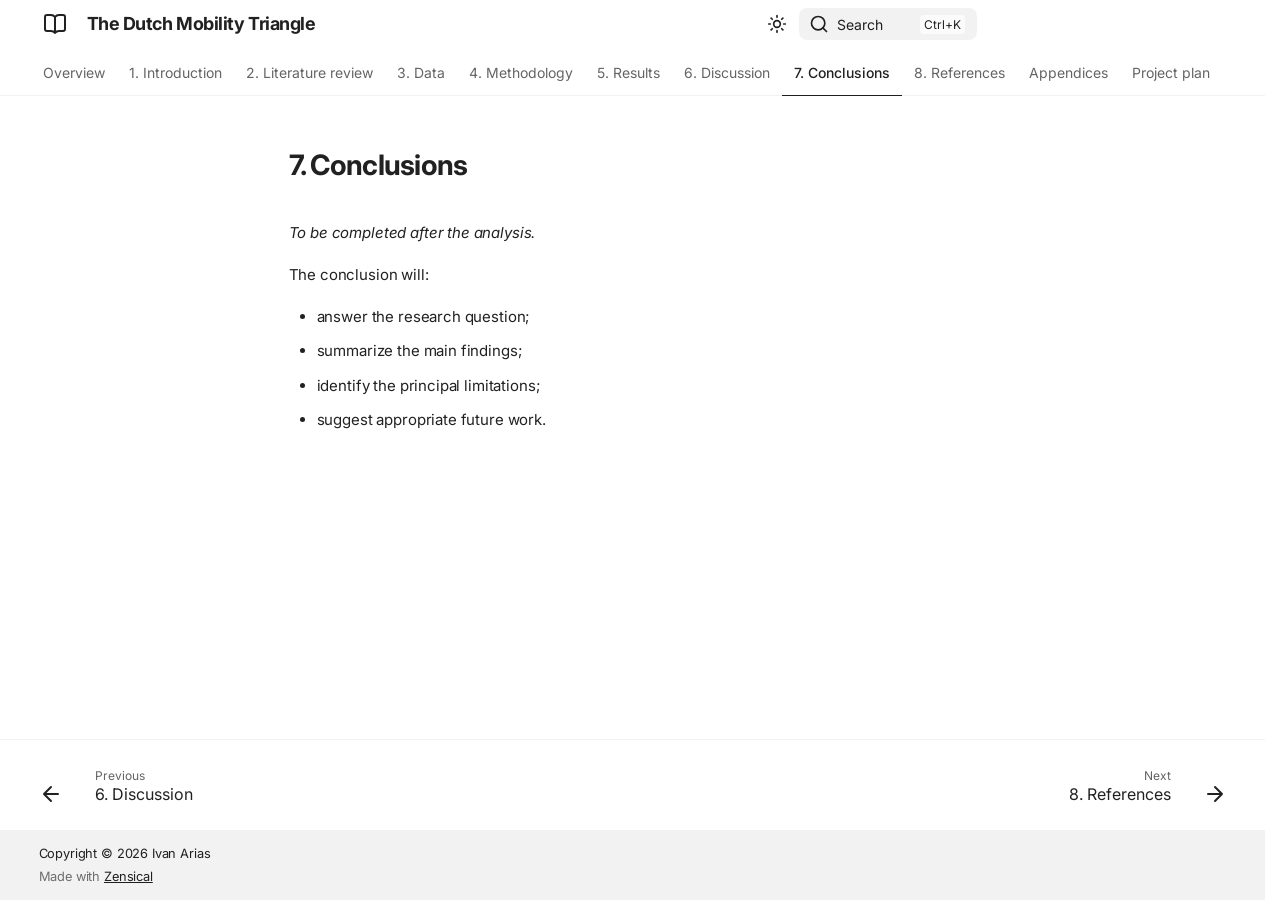
<file: site/conclusions/index.html>
<!doctype html>
<html lang="en" class="no-js">
  <head>
    
      <meta charset="utf-8">
      <meta name="viewport" content="width=device-width,initial-scale=1">
      
        <meta name="description" content="A spatial analysis of the multimodal environment around Dutch railway stations.">
      
      
        <meta name="author" content="Ivan Arias">
      
      
        <link rel="canonical" href="https://hcoco1.github.io/dutch-report/conclusions/">
      
      
        <link rel="prev" href="../discussion/">
      
      
        <link rel="next" href="../references/">
      
      
        
      
      
      <link rel="icon" href="../assets/images/favicon.png">
      <meta name="generator" content="zensical-0.0.57">
    
    
      
        <title>7. Conclusions - The Dutch Mobility Triangle</title>
      
    
    
      
        
      
      <link rel="stylesheet" href="../assets/stylesheets/modern/main.5da3a30f.min.css">
      
        
          
        
        <link rel="stylesheet" href="../assets/stylesheets/modern/palette.812a03bb.min.css">
      
      


    
    
      
    
    
      
        
        
        <link rel="preconnect" href="https://fonts.gstatic.com" crossorigin>
        <link rel="stylesheet" href="https://fonts.googleapis.com/css?family=Inter:300,300i,400,400i,500,500i,700,700i%7CJetBrains+Mono:400,400i,700,700i&amp;display=fallback">
        <style>:root{--md-text-font:"Inter";--md-code-font:"JetBrains Mono"}</style>
      
    
    
      <link rel="stylesheet" href="../stylesheets/extra.css">
    
    <script>__md_scope=new URL("..",location),__md_scope.pathname.endsWith("/")||(__md_scope=new URL(__md_scope.pathname+"/",location)),__md_hash=e=>[...e].reduce(((e,t)=>(e<<5)-e+t.charCodeAt(0)),0),__md_get=(e,t=localStorage,_=__md_scope)=>JSON.parse(t.getItem(_.pathname+"."+e)),__md_set=(e,t,_=localStorage,a=__md_scope)=>{try{_.setItem(a.pathname+"."+e,JSON.stringify(t))}catch(e){}},document.documentElement.setAttribute("data-platform",navigator.platform)</script>
    
      

    
    
  </head>
  
  
    
    
      
    
    
    
    
    <body dir="ltr" data-md-color-scheme="default" data-md-color-primary="indigo" data-md-color-accent="indigo">
  
    
    <input class="md-toggle" data-md-toggle="drawer" type="checkbox" id="__drawer" autocomplete="off">
    <input class="md-toggle" data-md-toggle="search" type="checkbox" id="__search" autocomplete="off">
    <label class="md-overlay" for="__drawer" aria-label="Navigation"></label>
    <div data-md-component="skip">
      
        
        <a href="#7-conclusions" class="md-skip">
          Skip to content
        </a>
      
    </div>
    <div data-md-component="announce">
      
    </div>
    
    
      

  

<header class="md-header md-header--shadow md-header--lifted" data-md-component="header">
  <nav class="md-header__inner md-grid" aria-label="Header">
    <a href="./.." title="The Dutch Mobility Triangle" class="md-header__button md-logo" aria-label="The Dutch Mobility Triangle" data-md-component="logo">
      
  
  <svg xmlns="http://www.w3.org/2000/svg" fill="none" stroke="currentColor" stroke-linecap="round" stroke-linejoin="round" stroke-width="2" class="lucide lucide-book-open" viewBox="0 0 24 24"><path d="M12 5v16M20.001 19A2 2 0 0 0 22 17V5a2 2 0 0 0-1.999-2L16 3.002A5 5 0 0 0 12 5a5 5 0 0 0-4-2H4a2 2 0 0 0-2 2v12a2 2 0 0 0 1.999 2H8a5 5 0 0 1 4 2 5 5 0 0 1 4-2z"/></svg>

    </a>
    <label class="md-header__button md-icon" for="__drawer" aria-label="Navigation">
      
      <svg xmlns="http://www.w3.org/2000/svg" fill="none" stroke="currentColor" stroke-linecap="round" stroke-linejoin="round" stroke-width="2" class="lucide lucide-menu" viewBox="0 0 24 24"><path d="M4 5h16M4 12h16M4 19h16"/></svg>
    </label>
    <div class="md-header__title" data-md-component="header-title">
      <div class="md-header__ellipsis">
        <div class="md-header__topic">
          <span class="md-ellipsis">
            The Dutch Mobility Triangle
          </span>
        </div>
        <div class="md-header__topic" data-md-component="header-topic">
          <span class="md-ellipsis">
            
              7. Conclusions
            
          </span>
        </div>
      </div>
    </div>
    
      
        <form class="md-header__option" data-md-component="palette">
  
    
    
    
    <input class="md-option" data-md-color-media="(prefers-color-scheme: light)" data-md-color-scheme="default" data-md-color-primary="indigo" data-md-color-accent="indigo"  aria-label="Switch to dark mode"  type="radio" name="__palette" id="__palette_0">
    
      <label class="md-header__button md-icon" title="Switch to dark mode" for="__palette_1" hidden>
        <svg xmlns="http://www.w3.org/2000/svg" fill="none" stroke="currentColor" stroke-linecap="round" stroke-linejoin="round" stroke-width="2" class="lucide lucide-sun" viewBox="0 0 24 24"><circle cx="12" cy="12" r="4"/><path d="M12 2v2M12 20v2M4.93 4.93l1.41 1.41M17.66 17.66l1.41 1.41M2 12h2M20 12h2M6.34 17.66l-1.41 1.41M19.07 4.93l-1.41 1.41"/></svg>
      </label>
    
  
    
    
    
    <input class="md-option" data-md-color-media="(prefers-color-scheme: dark)" data-md-color-scheme="slate" data-md-color-primary="indigo" data-md-color-accent="indigo"  aria-label="Switch to light mode"  type="radio" name="__palette" id="__palette_1">
    
      <label class="md-header__button md-icon" title="Switch to light mode" for="__palette_0" hidden>
        <svg xmlns="http://www.w3.org/2000/svg" fill="none" stroke="currentColor" stroke-linecap="round" stroke-linejoin="round" stroke-width="2" class="lucide lucide-moon" viewBox="0 0 24 24"><path d="M20.985 12.486a9 9 0 1 1-9.473-9.472c.405-.022.617.46.402.803a6 6 0 0 0 8.268 8.268c.344-.215.825-.004.803.401"/></svg>
      </label>
    
  
</form>
      
    
    
      <script>var palette=__md_get("__palette");if(palette&&palette.color){if("(prefers-color-scheme)"===palette.color.media){var media=matchMedia("(prefers-color-scheme: light)"),input=document.querySelector(media.matches?"[data-md-color-media='(prefers-color-scheme: light)']":"[data-md-color-media='(prefers-color-scheme: dark)']");palette.color.media=input.getAttribute("data-md-color-media"),palette.color.scheme=input.getAttribute("data-md-color-scheme"),palette.color.primary=input.getAttribute("data-md-color-primary"),palette.color.accent=input.getAttribute("data-md-color-accent")}for(var[key,value]of Object.entries(palette.color))document.body.setAttribute("data-md-color-"+key,value)}</script>
    
    
    
      
      
        <label class="md-header__button md-icon" for="__search" aria-label="Search">
          
          <svg xmlns="http://www.w3.org/2000/svg" fill="none" stroke="currentColor" stroke-linecap="round" stroke-linejoin="round" stroke-width="2" class="lucide lucide-search" viewBox="0 0 24 24"><path d="m21 21-4.34-4.34"/><circle cx="11" cy="11" r="8"/></svg>
        </label>
        <div class="md-search" data-md-component="search" role="dialog" aria-label="Search">
  <button type="button" class="md-search__button">
    Search
  </button>
</div>
      
    
    <div class="md-header__source">
      
    </div>
  </nav>
  
    
      
<nav class="md-tabs" aria-label="Tabs" data-md-component="tabs">
  <div class="md-grid">
    <ul class="md-tabs__list">
      
        
  
  
  
  
    <li class="md-tabs__item">
      <a href="./.." class="md-tabs__link">
        
  
  Overview

      </a>
    </li>
  

      
        
  
  
  
  
    <li class="md-tabs__item">
      <a href="../introduction/" class="md-tabs__link">
        
  
  1. Introduction

      </a>
    </li>
  

      
        
  
  
  
  
    <li class="md-tabs__item">
      <a href="../literature-review/" class="md-tabs__link">
        
  
  2. Literature review

      </a>
    </li>
  

      
        
  
  
  
  
    <li class="md-tabs__item">
      <a href="../data/" class="md-tabs__link">
        
  
  3. Data

      </a>
    </li>
  

      
        
  
  
  
  
    <li class="md-tabs__item">
      <a href="../methodology/" class="md-tabs__link">
        
  
  4. Methodology

      </a>
    </li>
  

      
        
  
  
  
  
    <li class="md-tabs__item">
      <a href="../results/" class="md-tabs__link">
        
  
  5. Results

      </a>
    </li>
  

      
        
  
  
  
  
    <li class="md-tabs__item">
      <a href="../discussion/" class="md-tabs__link">
        
  
  6. Discussion

      </a>
    </li>
  

      
        
  
  
  
    
  
  
    <li class="md-tabs__item md-tabs__item--active">
      <a href="././" class="md-tabs__link">
        
  
  7. Conclusions

      </a>
    </li>
  

      
        
  
  
  
  
    <li class="md-tabs__item">
      <a href="../references/" class="md-tabs__link">
        
  
  8. References

      </a>
    </li>
  

      
        
  
  
  
  
    <li class="md-tabs__item">
      <a href="../appendices/" class="md-tabs__link">
        
  
  Appendices

      </a>
    </li>
  

      
        
  
  
  
  
    <li class="md-tabs__item">
      <a href="../project-plan/" class="md-tabs__link">
        
  
  Project plan

      </a>
    </li>
  

      
    </ul>
  </div>
</nav>
    
  
</header>
    
    <div class="md-container" data-md-component="container">
      
      
        
      
      <main class="md-main" data-md-component="main">
        <div class="md-main__inner md-grid">
          
            
              
              <div class="md-sidebar md-sidebar--primary" data-md-component="sidebar" data-md-type="navigation" >
                <div class="md-sidebar__scrollwrap">
                  <div class="md-sidebar__inner">
                    


  


<nav class="md-nav md-nav--primary md-nav--lifted" aria-label="Navigation" data-md-level="0">
  <label class="md-nav__title" for="__drawer">
    <a href="./.." title="The Dutch Mobility Triangle" class="md-nav__button md-logo" aria-label="The Dutch Mobility Triangle" data-md-component="logo">
      
  
  <svg xmlns="http://www.w3.org/2000/svg" fill="none" stroke="currentColor" stroke-linecap="round" stroke-linejoin="round" stroke-width="2" class="lucide lucide-book-open" viewBox="0 0 24 24"><path d="M12 5v16M20.001 19A2 2 0 0 0 22 17V5a2 2 0 0 0-1.999-2L16 3.002A5 5 0 0 0 12 5a5 5 0 0 0-4-2H4a2 2 0 0 0-2 2v12a2 2 0 0 0 1.999 2H8a5 5 0 0 1 4 2 5 5 0 0 1 4-2z"/></svg>

    </a>
    The Dutch Mobility Triangle
  </label>
  
  <ul class="md-nav__list" data-md-scrollfix>
    
      
      
  
  
  
  
    <li class="md-nav__item">
      <a href="./.." class="md-nav__link">
        
  
  
  <span class="md-ellipsis">
    
  
  Overview

    
  </span>
  
  

      </a>
    </li>
  

    
      
      
  
  
  
  
    <li class="md-nav__item">
      <a href="../introduction/" class="md-nav__link">
        
  
  
  <span class="md-ellipsis">
    
  
  1. Introduction

    
  </span>
  
  

      </a>
    </li>
  

    
      
      
  
  
  
  
    <li class="md-nav__item">
      <a href="../literature-review/" class="md-nav__link">
        
  
  
  <span class="md-ellipsis">
    
  
  2. Literature review

    
  </span>
  
  

      </a>
    </li>
  

    
      
      
  
  
  
  
    <li class="md-nav__item">
      <a href="../data/" class="md-nav__link">
        
  
  
  <span class="md-ellipsis">
    
  
  3. Data

    
  </span>
  
  

      </a>
    </li>
  

    
      
      
  
  
  
  
    <li class="md-nav__item">
      <a href="../methodology/" class="md-nav__link">
        
  
  
  <span class="md-ellipsis">
    
  
  4. Methodology

    
  </span>
  
  

      </a>
    </li>
  

    
      
      
  
  
  
  
    <li class="md-nav__item">
      <a href="../results/" class="md-nav__link">
        
  
  
  <span class="md-ellipsis">
    
  
  5. Results

    
  </span>
  
  

      </a>
    </li>
  

    
      
      
  
  
  
  
    <li class="md-nav__item">
      <a href="../discussion/" class="md-nav__link">
        
  
  
  <span class="md-ellipsis">
    
  
  6. Discussion

    
  </span>
  
  

      </a>
    </li>
  

    
      
      
  
  
    
  
  
  
    <li class="md-nav__item md-nav__item--active">
      
      
      
      
        
      
      
      <a href="././" class="md-nav__link md-nav__link--active">
        
  
  
  <span class="md-ellipsis">
    
  
  7. Conclusions

    
  </span>
  
  

      </a>
      
    </li>
  

    
      
      
  
  
  
  
    <li class="md-nav__item">
      <a href="../references/" class="md-nav__link">
        
  
  
  <span class="md-ellipsis">
    
  
  8. References

    
  </span>
  
  

      </a>
    </li>
  

    
      
      
  
  
  
  
    <li class="md-nav__item">
      <a href="../appendices/" class="md-nav__link">
        
  
  
  <span class="md-ellipsis">
    
  
  Appendices

    
  </span>
  
  

      </a>
    </li>
  

    
      
      
  
  
  
  
    <li class="md-nav__item">
      <a href="../project-plan/" class="md-nav__link">
        
  
  
  <span class="md-ellipsis">
    
  
  Project plan

    
  </span>
  
  

      </a>
    </li>
  

    
  </ul>
</nav>
                  </div>
                </div>
              </div>
            
            
              
              <div class="md-sidebar md-sidebar--secondary" data-md-component="sidebar" data-md-type="toc" >
                <div class="md-sidebar__scrollwrap">
                  
                    
                    
                    
                      
                    
                    
                  
                  <div class="md-sidebar__inner">
                    


<nav class="md-nav md-nav--secondary" aria-label="On this page">
  
  
  
    
  
  
</nav>
                  </div>
                </div>
              </div>
            
          
          
            <div class="md-content" data-md-component="content">
              
                



  


              
              <article class="md-content__inner md-typeset">
                
                  

<h1 id="7-conclusions">7. Conclusions<a class="headerlink" href="#7-conclusions" title="Permanent link">&para;</a></h1>
<p><em>To be completed after the analysis.</em></p>
<p>The conclusion will:</p>
<ul>
<li>answer the research question;</li>
<li>summarize the main findings;</li>
<li>identify the principal limitations;</li>
<li>suggest appropriate future work.</li>
</ul>














                
              </article>
            </div>
          
          
<script>var target=document.getElementById(location.hash.slice(1));target&&target.name&&(target.checked=target.name.startsWith("__tabbed_"))</script>
        </div>
        
          <button type="button" class="md-top md-icon" data-md-component="top" hidden>
  
  <svg xmlns="http://www.w3.org/2000/svg" fill="none" stroke="currentColor" stroke-linecap="round" stroke-linejoin="round" stroke-width="2" class="lucide lucide-circle-arrow-up" viewBox="0 0 24 24"><circle cx="12" cy="12" r="10"/><path d="m16 12-4-4-4 4M12 16V8"/></svg>
  Back to top
</button>
        
      </main>
      
        <footer class="md-footer">
  
    
      
      <nav class="md-footer__inner md-grid" aria-label="Footer" >
        
          
          <a href="../discussion/" class="md-footer__link md-footer__link--prev" aria-label="Previous: 6. Discussion">
            <div class="md-footer__button md-icon">
              
              <svg xmlns="http://www.w3.org/2000/svg" fill="none" stroke="currentColor" stroke-linecap="round" stroke-linejoin="round" stroke-width="2" class="lucide lucide-arrow-left" viewBox="0 0 24 24"><path d="m12 19-7-7 7-7M19 12H5"/></svg>
            </div>
            <div class="md-footer__title">
              <span class="md-footer__direction">
                Previous
              </span>
              <div class="md-ellipsis">
                6. Discussion
              </div>
            </div>
          </a>
        
        
          
          <a href="../references/" class="md-footer__link md-footer__link--next" aria-label="Next: 8. References">
            <div class="md-footer__title">
              <span class="md-footer__direction">
                Next
              </span>
              <div class="md-ellipsis">
                8. References
              </div>
            </div>
            <div class="md-footer__button md-icon">
              
              <svg xmlns="http://www.w3.org/2000/svg" fill="none" stroke="currentColor" stroke-linecap="round" stroke-linejoin="round" stroke-width="2" class="lucide lucide-arrow-right" viewBox="0 0 24 24"><path d="M5 12h14M12 5l7 7-7 7"/></svg>
            </div>
          </a>
        
      </nav>
    
  
  <div class="md-footer-meta md-typeset">
    <div class="md-footer-meta__inner md-grid">
      <div class="md-copyright">
  
    <div class="md-copyright__highlight">
      Copyright &copy; 2026 Ivan Arias
    </div>
  
  
    Made with
    <a href="https://zensical.org/" target="_blank" rel="noopener">
      Zensical
    </a>
  
</div>
      
    </div>
  </div>
</footer>
      
    </div>
    <div class="md-dialog" data-md-component="dialog">
      <div class="md-dialog__inner md-typeset"></div>
    </div>
    
    
    
      
      
      <script id="__config" type="application/json">{"annotate":null,"base":"..","features":["content.code.copy","content.tooltips","navigation.tabs","navigation.tabs.sticky","navigation.sections","navigation.expand","navigation.indexes","navigation.instant","navigation.instant.prefetch","navigation.path","navigation.top","navigation.footer","toc.follow","search.highlight","content.code.annotate"],"search":"../assets/javascripts/workers/search.7d14d953.min.js","tags":null,"translations":{"clipboard.copied":"Copied to clipboard","clipboard.copy":"Copy to clipboard","search.result.more.one":"1 more on this page","search.result.more.other":"# more on this page","search.result.none":"No matching documents","search.result.one":"1 matching document","search.result.other":"# matching documents","search.result.placeholder":"Type to start searching","search.result.term.missing":"Missing","select.version":"Select version"},"version":null}</script>
    
    
      <script src="../assets/javascripts/bundle.49251538.min.js"></script>
      
    
  </body>
</html>
</file>
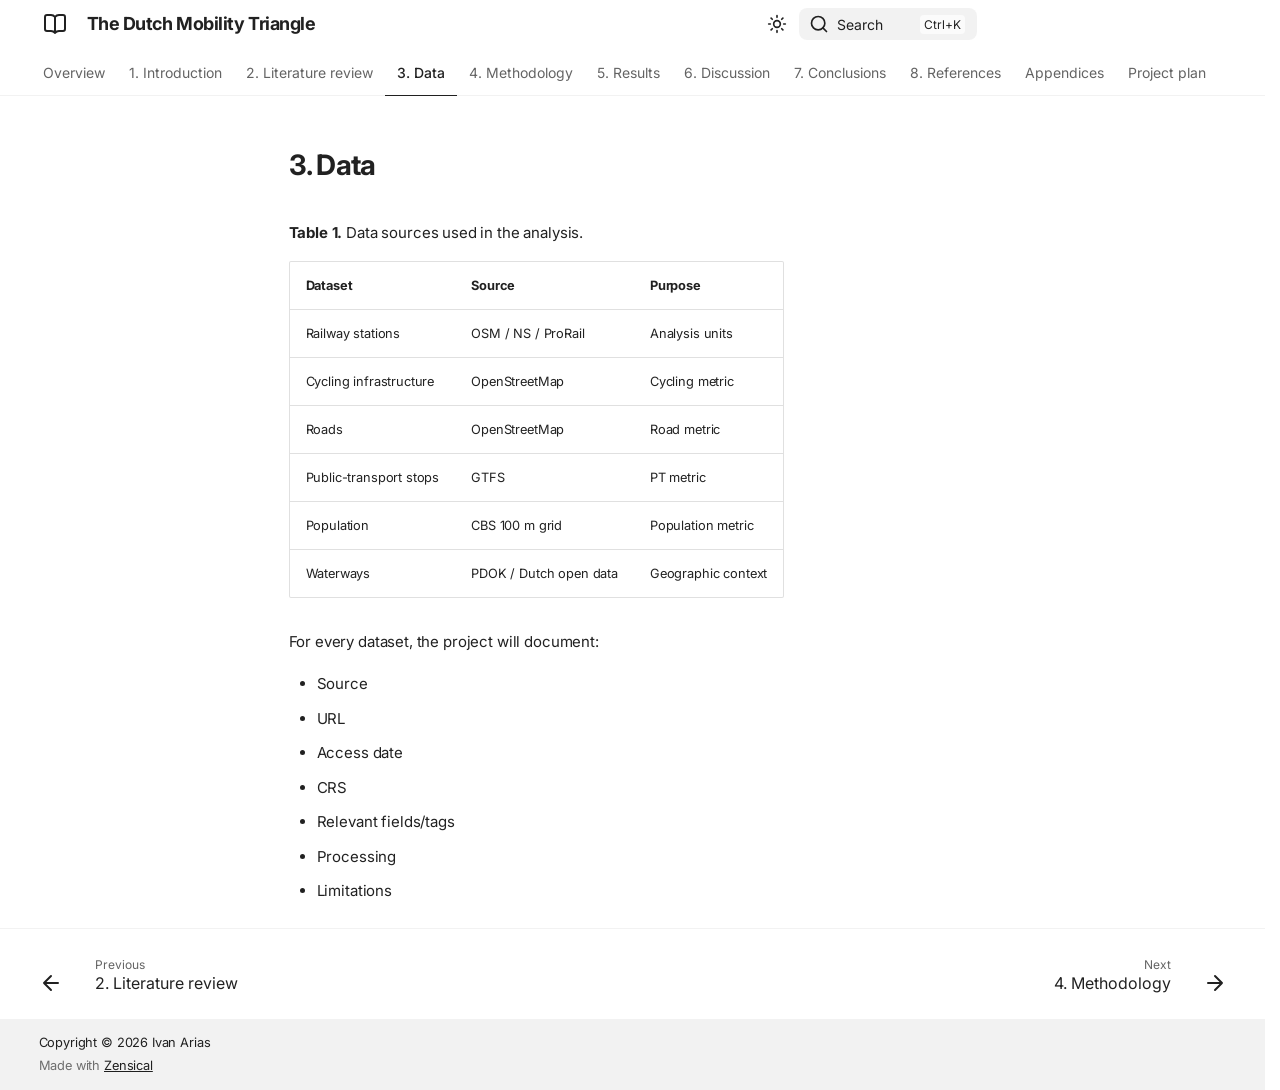
<file: site/data/index.html>
<!doctype html>
<html lang="en" class="no-js">
  <head>
    
      <meta charset="utf-8">
      <meta name="viewport" content="width=device-width,initial-scale=1">
      
        <meta name="description" content="A spatial analysis of the multimodal environment around Dutch railway stations.">
      
      
        <meta name="author" content="Ivan Arias">
      
      
        <link rel="canonical" href="https://hcoco1.github.io/dutch-report/data/">
      
      
        <link rel="prev" href="../literature-review/">
      
      
        <link rel="next" href="../methodology/">
      
      
        
      
      
      <link rel="icon" href="../assets/images/favicon.png">
      <meta name="generator" content="zensical-0.0.57">
    
    
      
        <title>3. Data - The Dutch Mobility Triangle</title>
      
    
    
      
        
      
      <link rel="stylesheet" href="../assets/stylesheets/modern/main.5da3a30f.min.css">
      
        
          
        
        <link rel="stylesheet" href="../assets/stylesheets/modern/palette.812a03bb.min.css">
      
      


    
    
      
    
    
      
        
        
        <link rel="preconnect" href="https://fonts.gstatic.com" crossorigin>
        <link rel="stylesheet" href="https://fonts.googleapis.com/css?family=Inter:300,300i,400,400i,500,500i,700,700i%7CJetBrains+Mono:400,400i,700,700i&amp;display=fallback">
        <style>:root{--md-text-font:"Inter";--md-code-font:"JetBrains Mono"}</style>
      
    
    
      <link rel="stylesheet" href="../stylesheets/extra.css">
    
    <script>__md_scope=new URL("..",location),__md_scope.pathname.endsWith("/")||(__md_scope=new URL(__md_scope.pathname+"/",location)),__md_hash=e=>[...e].reduce(((e,t)=>(e<<5)-e+t.charCodeAt(0)),0),__md_get=(e,t=localStorage,_=__md_scope)=>JSON.parse(t.getItem(_.pathname+"."+e)),__md_set=(e,t,_=localStorage,a=__md_scope)=>{try{_.setItem(a.pathname+"."+e,JSON.stringify(t))}catch(e){}},document.documentElement.setAttribute("data-platform",navigator.platform)</script>
    
      

    
    
  </head>
  
  
    
    
      
    
    
    
    
    <body dir="ltr" data-md-color-scheme="default" data-md-color-primary="indigo" data-md-color-accent="indigo">
  
    
    <input class="md-toggle" data-md-toggle="drawer" type="checkbox" id="__drawer" autocomplete="off">
    <input class="md-toggle" data-md-toggle="search" type="checkbox" id="__search" autocomplete="off">
    <label class="md-overlay" for="__drawer" aria-label="Navigation"></label>
    <div data-md-component="skip">
      
        
        <a href="#3-data" class="md-skip">
          Skip to content
        </a>
      
    </div>
    <div data-md-component="announce">
      
    </div>
    
    
      

  

<header class="md-header md-header--shadow md-header--lifted" data-md-component="header">
  <nav class="md-header__inner md-grid" aria-label="Header">
    <a href="./.." title="The Dutch Mobility Triangle" class="md-header__button md-logo" aria-label="The Dutch Mobility Triangle" data-md-component="logo">
      
  
  <svg xmlns="http://www.w3.org/2000/svg" fill="none" stroke="currentColor" stroke-linecap="round" stroke-linejoin="round" stroke-width="2" class="lucide lucide-book-open" viewBox="0 0 24 24"><path d="M12 5v16M20.001 19A2 2 0 0 0 22 17V5a2 2 0 0 0-1.999-2L16 3.002A5 5 0 0 0 12 5a5 5 0 0 0-4-2H4a2 2 0 0 0-2 2v12a2 2 0 0 0 1.999 2H8a5 5 0 0 1 4 2 5 5 0 0 1 4-2z"/></svg>

    </a>
    <label class="md-header__button md-icon" for="__drawer" aria-label="Navigation">
      
      <svg xmlns="http://www.w3.org/2000/svg" fill="none" stroke="currentColor" stroke-linecap="round" stroke-linejoin="round" stroke-width="2" class="lucide lucide-menu" viewBox="0 0 24 24"><path d="M4 5h16M4 12h16M4 19h16"/></svg>
    </label>
    <div class="md-header__title" data-md-component="header-title">
      <div class="md-header__ellipsis">
        <div class="md-header__topic">
          <span class="md-ellipsis">
            The Dutch Mobility Triangle
          </span>
        </div>
        <div class="md-header__topic" data-md-component="header-topic">
          <span class="md-ellipsis">
            
              3. Data
            
          </span>
        </div>
      </div>
    </div>
    
      
        <form class="md-header__option" data-md-component="palette">
  
    
    
    
    <input class="md-option" data-md-color-media="(prefers-color-scheme: light)" data-md-color-scheme="default" data-md-color-primary="indigo" data-md-color-accent="indigo"  aria-label="Switch to dark mode"  type="radio" name="__palette" id="__palette_0">
    
      <label class="md-header__button md-icon" title="Switch to dark mode" for="__palette_1" hidden>
        <svg xmlns="http://www.w3.org/2000/svg" fill="none" stroke="currentColor" stroke-linecap="round" stroke-linejoin="round" stroke-width="2" class="lucide lucide-sun" viewBox="0 0 24 24"><circle cx="12" cy="12" r="4"/><path d="M12 2v2M12 20v2M4.93 4.93l1.41 1.41M17.66 17.66l1.41 1.41M2 12h2M20 12h2M6.34 17.66l-1.41 1.41M19.07 4.93l-1.41 1.41"/></svg>
      </label>
    
  
    
    
    
    <input class="md-option" data-md-color-media="(prefers-color-scheme: dark)" data-md-color-scheme="slate" data-md-color-primary="indigo" data-md-color-accent="indigo"  aria-label="Switch to light mode"  type="radio" name="__palette" id="__palette_1">
    
      <label class="md-header__button md-icon" title="Switch to light mode" for="__palette_0" hidden>
        <svg xmlns="http://www.w3.org/2000/svg" fill="none" stroke="currentColor" stroke-linecap="round" stroke-linejoin="round" stroke-width="2" class="lucide lucide-moon" viewBox="0 0 24 24"><path d="M20.985 12.486a9 9 0 1 1-9.473-9.472c.405-.022.617.46.402.803a6 6 0 0 0 8.268 8.268c.344-.215.825-.004.803.401"/></svg>
      </label>
    
  
</form>
      
    
    
      <script>var palette=__md_get("__palette");if(palette&&palette.color){if("(prefers-color-scheme)"===palette.color.media){var media=matchMedia("(prefers-color-scheme: light)"),input=document.querySelector(media.matches?"[data-md-color-media='(prefers-color-scheme: light)']":"[data-md-color-media='(prefers-color-scheme: dark)']");palette.color.media=input.getAttribute("data-md-color-media"),palette.color.scheme=input.getAttribute("data-md-color-scheme"),palette.color.primary=input.getAttribute("data-md-color-primary"),palette.color.accent=input.getAttribute("data-md-color-accent")}for(var[key,value]of Object.entries(palette.color))document.body.setAttribute("data-md-color-"+key,value)}</script>
    
    
    
      
      
        <label class="md-header__button md-icon" for="__search" aria-label="Search">
          
          <svg xmlns="http://www.w3.org/2000/svg" fill="none" stroke="currentColor" stroke-linecap="round" stroke-linejoin="round" stroke-width="2" class="lucide lucide-search" viewBox="0 0 24 24"><path d="m21 21-4.34-4.34"/><circle cx="11" cy="11" r="8"/></svg>
        </label>
        <div class="md-search" data-md-component="search" role="dialog" aria-label="Search">
  <button type="button" class="md-search__button">
    Search
  </button>
</div>
      
    
    <div class="md-header__source">
      
    </div>
  </nav>
  
    
      
<nav class="md-tabs" aria-label="Tabs" data-md-component="tabs">
  <div class="md-grid">
    <ul class="md-tabs__list">
      
        
  
  
  
  
    <li class="md-tabs__item">
      <a href="./.." class="md-tabs__link">
        
  
  Overview

      </a>
    </li>
  

      
        
  
  
  
  
    <li class="md-tabs__item">
      <a href="../introduction/" class="md-tabs__link">
        
  
  1. Introduction

      </a>
    </li>
  

      
        
  
  
  
  
    <li class="md-tabs__item">
      <a href="../literature-review/" class="md-tabs__link">
        
  
  2. Literature review

      </a>
    </li>
  

      
        
  
  
  
    
  
  
    <li class="md-tabs__item md-tabs__item--active">
      <a href="././" class="md-tabs__link">
        
  
  3. Data

      </a>
    </li>
  

      
        
  
  
  
  
    <li class="md-tabs__item">
      <a href="../methodology/" class="md-tabs__link">
        
  
  4. Methodology

      </a>
    </li>
  

      
        
  
  
  
  
    <li class="md-tabs__item">
      <a href="../results/" class="md-tabs__link">
        
  
  5. Results

      </a>
    </li>
  

      
        
  
  
  
  
    <li class="md-tabs__item">
      <a href="../discussion/" class="md-tabs__link">
        
  
  6. Discussion

      </a>
    </li>
  

      
        
  
  
  
  
    <li class="md-tabs__item">
      <a href="../conclusions/" class="md-tabs__link">
        
  
  7. Conclusions

      </a>
    </li>
  

      
        
  
  
  
  
    <li class="md-tabs__item">
      <a href="../references/" class="md-tabs__link">
        
  
  8. References

      </a>
    </li>
  

      
        
  
  
  
  
    <li class="md-tabs__item">
      <a href="../appendices/" class="md-tabs__link">
        
  
  Appendices

      </a>
    </li>
  

      
        
  
  
  
  
    <li class="md-tabs__item">
      <a href="../project-plan/" class="md-tabs__link">
        
  
  Project plan

      </a>
    </li>
  

      
    </ul>
  </div>
</nav>
    
  
</header>
    
    <div class="md-container" data-md-component="container">
      
      
        
      
      <main class="md-main" data-md-component="main">
        <div class="md-main__inner md-grid">
          
            
              
              <div class="md-sidebar md-sidebar--primary" data-md-component="sidebar" data-md-type="navigation" >
                <div class="md-sidebar__scrollwrap">
                  <div class="md-sidebar__inner">
                    


  


<nav class="md-nav md-nav--primary md-nav--lifted" aria-label="Navigation" data-md-level="0">
  <label class="md-nav__title" for="__drawer">
    <a href="./.." title="The Dutch Mobility Triangle" class="md-nav__button md-logo" aria-label="The Dutch Mobility Triangle" data-md-component="logo">
      
  
  <svg xmlns="http://www.w3.org/2000/svg" fill="none" stroke="currentColor" stroke-linecap="round" stroke-linejoin="round" stroke-width="2" class="lucide lucide-book-open" viewBox="0 0 24 24"><path d="M12 5v16M20.001 19A2 2 0 0 0 22 17V5a2 2 0 0 0-1.999-2L16 3.002A5 5 0 0 0 12 5a5 5 0 0 0-4-2H4a2 2 0 0 0-2 2v12a2 2 0 0 0 1.999 2H8a5 5 0 0 1 4 2 5 5 0 0 1 4-2z"/></svg>

    </a>
    The Dutch Mobility Triangle
  </label>
  
  <ul class="md-nav__list" data-md-scrollfix>
    
      
      
  
  
  
  
    <li class="md-nav__item">
      <a href="./.." class="md-nav__link">
        
  
  
  <span class="md-ellipsis">
    
  
  Overview

    
  </span>
  
  

      </a>
    </li>
  

    
      
      
  
  
  
  
    <li class="md-nav__item">
      <a href="../introduction/" class="md-nav__link">
        
  
  
  <span class="md-ellipsis">
    
  
  1. Introduction

    
  </span>
  
  

      </a>
    </li>
  

    
      
      
  
  
  
  
    <li class="md-nav__item">
      <a href="../literature-review/" class="md-nav__link">
        
  
  
  <span class="md-ellipsis">
    
  
  2. Literature review

    
  </span>
  
  

      </a>
    </li>
  

    
      
      
  
  
    
  
  
  
    <li class="md-nav__item md-nav__item--active">
      
      
      
      
        
      
      
      <a href="././" class="md-nav__link md-nav__link--active">
        
  
  
  <span class="md-ellipsis">
    
  
  3. Data

    
  </span>
  
  

      </a>
      
    </li>
  

    
      
      
  
  
  
  
    <li class="md-nav__item">
      <a href="../methodology/" class="md-nav__link">
        
  
  
  <span class="md-ellipsis">
    
  
  4. Methodology

    
  </span>
  
  

      </a>
    </li>
  

    
      
      
  
  
  
  
    <li class="md-nav__item">
      <a href="../results/" class="md-nav__link">
        
  
  
  <span class="md-ellipsis">
    
  
  5. Results

    
  </span>
  
  

      </a>
    </li>
  

    
      
      
  
  
  
  
    <li class="md-nav__item">
      <a href="../discussion/" class="md-nav__link">
        
  
  
  <span class="md-ellipsis">
    
  
  6. Discussion

    
  </span>
  
  

      </a>
    </li>
  

    
      
      
  
  
  
  
    <li class="md-nav__item">
      <a href="../conclusions/" class="md-nav__link">
        
  
  
  <span class="md-ellipsis">
    
  
  7. Conclusions

    
  </span>
  
  

      </a>
    </li>
  

    
      
      
  
  
  
  
    <li class="md-nav__item">
      <a href="../references/" class="md-nav__link">
        
  
  
  <span class="md-ellipsis">
    
  
  8. References

    
  </span>
  
  

      </a>
    </li>
  

    
      
      
  
  
  
  
    <li class="md-nav__item">
      <a href="../appendices/" class="md-nav__link">
        
  
  
  <span class="md-ellipsis">
    
  
  Appendices

    
  </span>
  
  

      </a>
    </li>
  

    
      
      
  
  
  
  
    <li class="md-nav__item">
      <a href="../project-plan/" class="md-nav__link">
        
  
  
  <span class="md-ellipsis">
    
  
  Project plan

    
  </span>
  
  

      </a>
    </li>
  

    
  </ul>
</nav>
                  </div>
                </div>
              </div>
            
            
              
              <div class="md-sidebar md-sidebar--secondary" data-md-component="sidebar" data-md-type="toc" >
                <div class="md-sidebar__scrollwrap">
                  
                    
                    
                    
                      
                    
                    
                  
                  <div class="md-sidebar__inner">
                    


<nav class="md-nav md-nav--secondary" aria-label="On this page">
  
  
  
    
  
  
</nav>
                  </div>
                </div>
              </div>
            
          
          
            <div class="md-content" data-md-component="content">
              
                



  


              
              <article class="md-content__inner md-typeset">
                
                  

<h1 id="3-data">3. Data<a class="headerlink" href="#3-data" title="Permanent link">&para;</a></h1>
<p><strong>Table 1.</strong> Data sources used in the analysis.</p>
<table>
<thead>
<tr>
<th>Dataset</th>
<th>Source</th>
<th>Purpose</th>
</tr>
</thead>
<tbody>
<tr>
<td>Railway stations</td>
<td>OSM / NS / ProRail</td>
<td>Analysis units</td>
</tr>
<tr>
<td>Cycling infrastructure</td>
<td>OpenStreetMap</td>
<td>Cycling metric</td>
</tr>
<tr>
<td>Roads</td>
<td>OpenStreetMap</td>
<td>Road metric</td>
</tr>
<tr>
<td>Public-transport stops</td>
<td>GTFS</td>
<td>PT metric</td>
</tr>
<tr>
<td>Population</td>
<td>CBS 100 m grid</td>
<td>Population metric</td>
</tr>
<tr>
<td>Waterways</td>
<td>PDOK / Dutch open data</td>
<td>Geographic context</td>
</tr>
</tbody>
</table>
<p>For every dataset, the project will document:</p>
<ul>
<li>Source</li>
<li>URL</li>
<li>Access date</li>
<li>CRS</li>
<li>Relevant fields/tags</li>
<li>Processing</li>
<li>Limitations</li>
</ul>














                
              </article>
            </div>
          
          
<script>var target=document.getElementById(location.hash.slice(1));target&&target.name&&(target.checked=target.name.startsWith("__tabbed_"))</script>
        </div>
        
          <button type="button" class="md-top md-icon" data-md-component="top" hidden>
  
  <svg xmlns="http://www.w3.org/2000/svg" fill="none" stroke="currentColor" stroke-linecap="round" stroke-linejoin="round" stroke-width="2" class="lucide lucide-circle-arrow-up" viewBox="0 0 24 24"><circle cx="12" cy="12" r="10"/><path d="m16 12-4-4-4 4M12 16V8"/></svg>
  Back to top
</button>
        
      </main>
      
        <footer class="md-footer">
  
    
      
      <nav class="md-footer__inner md-grid" aria-label="Footer" >
        
          
          <a href="../literature-review/" class="md-footer__link md-footer__link--prev" aria-label="Previous: 2. Literature review">
            <div class="md-footer__button md-icon">
              
              <svg xmlns="http://www.w3.org/2000/svg" fill="none" stroke="currentColor" stroke-linecap="round" stroke-linejoin="round" stroke-width="2" class="lucide lucide-arrow-left" viewBox="0 0 24 24"><path d="m12 19-7-7 7-7M19 12H5"/></svg>
            </div>
            <div class="md-footer__title">
              <span class="md-footer__direction">
                Previous
              </span>
              <div class="md-ellipsis">
                2. Literature review
              </div>
            </div>
          </a>
        
        
          
          <a href="../methodology/" class="md-footer__link md-footer__link--next" aria-label="Next: 4. Methodology">
            <div class="md-footer__title">
              <span class="md-footer__direction">
                Next
              </span>
              <div class="md-ellipsis">
                4. Methodology
              </div>
            </div>
            <div class="md-footer__button md-icon">
              
              <svg xmlns="http://www.w3.org/2000/svg" fill="none" stroke="currentColor" stroke-linecap="round" stroke-linejoin="round" stroke-width="2" class="lucide lucide-arrow-right" viewBox="0 0 24 24"><path d="M5 12h14M12 5l7 7-7 7"/></svg>
            </div>
          </a>
        
      </nav>
    
  
  <div class="md-footer-meta md-typeset">
    <div class="md-footer-meta__inner md-grid">
      <div class="md-copyright">
  
    <div class="md-copyright__highlight">
      Copyright &copy; 2026 Ivan Arias
    </div>
  
  
    Made with
    <a href="https://zensical.org/" target="_blank" rel="noopener">
      Zensical
    </a>
  
</div>
      
    </div>
  </div>
</footer>
      
    </div>
    <div class="md-dialog" data-md-component="dialog">
      <div class="md-dialog__inner md-typeset"></div>
    </div>
    
    
    
      
      
      <script id="__config" type="application/json">{"annotate":null,"base":"..","features":["content.code.copy","content.tooltips","navigation.tabs","navigation.tabs.sticky","navigation.sections","navigation.expand","navigation.indexes","navigation.instant","navigation.instant.prefetch","navigation.path","navigation.top","navigation.footer","toc.follow","search.highlight","content.code.annotate"],"search":"../assets/javascripts/workers/search.7d14d953.min.js","tags":null,"translations":{"clipboard.copied":"Copied to clipboard","clipboard.copy":"Copy to clipboard","search.result.more.one":"1 more on this page","search.result.more.other":"# more on this page","search.result.none":"No matching documents","search.result.one":"1 matching document","search.result.other":"# matching documents","search.result.placeholder":"Type to start searching","search.result.term.missing":"Missing","select.version":"Select version"},"version":null}</script>
    
    
      <script src="../assets/javascripts/bundle.49251538.min.js"></script>
      
    
  </body>
</html>
</file>
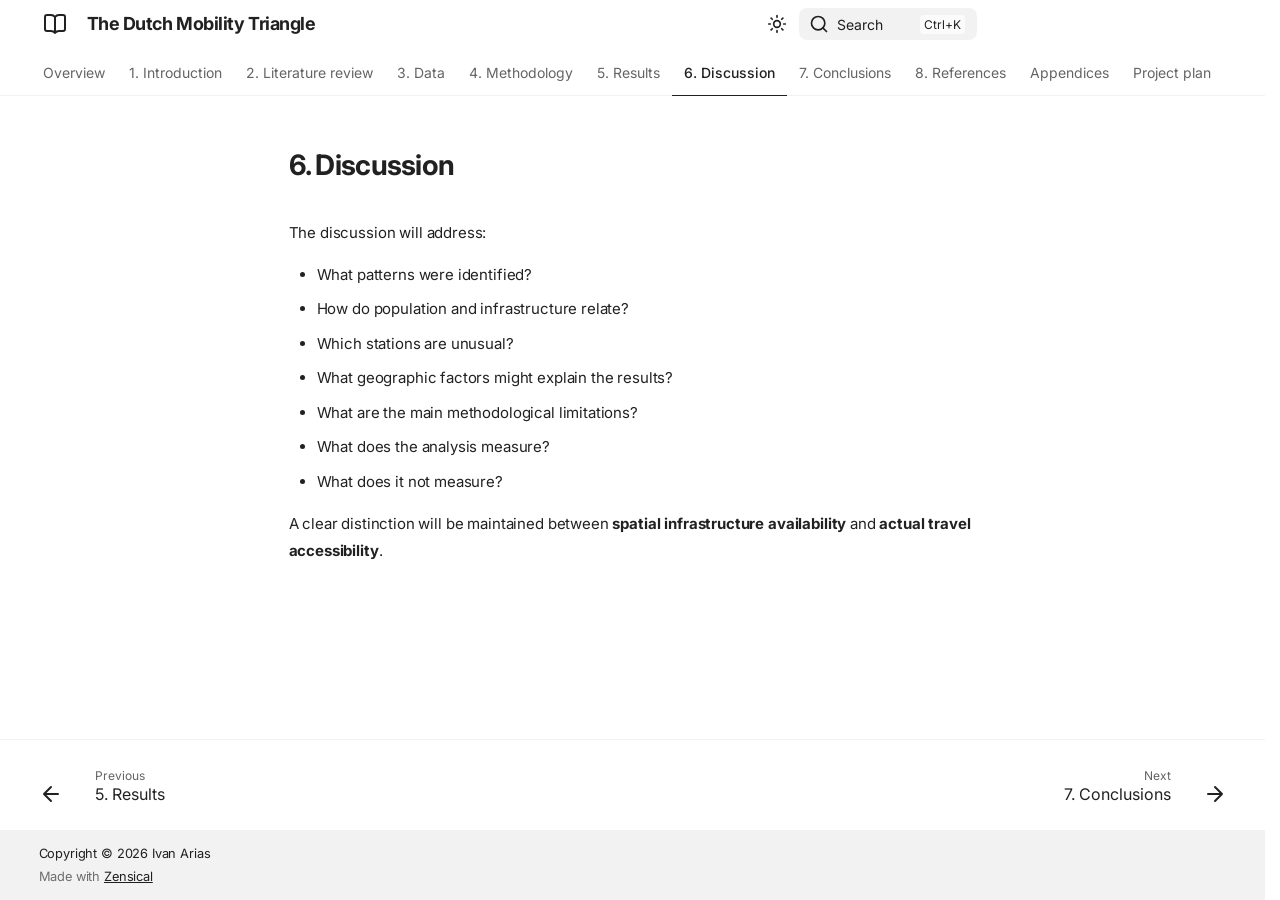
<file: site/discussion/index.html>
<!doctype html>
<html lang="en" class="no-js">
  <head>
    
      <meta charset="utf-8">
      <meta name="viewport" content="width=device-width,initial-scale=1">
      
        <meta name="description" content="A spatial analysis of the multimodal environment around Dutch railway stations.">
      
      
        <meta name="author" content="Ivan Arias">
      
      
        <link rel="canonical" href="https://hcoco1.github.io/dutch-report/discussion/">
      
      
        <link rel="prev" href="../results/">
      
      
        <link rel="next" href="../conclusions/">
      
      
        
      
      
      <link rel="icon" href="../assets/images/favicon.png">
      <meta name="generator" content="zensical-0.0.57">
    
    
      
        <title>6. Discussion - The Dutch Mobility Triangle</title>
      
    
    
      
        
      
      <link rel="stylesheet" href="../assets/stylesheets/modern/main.5da3a30f.min.css">
      
        
          
        
        <link rel="stylesheet" href="../assets/stylesheets/modern/palette.812a03bb.min.css">
      
      


    
    
      
    
    
      
        
        
        <link rel="preconnect" href="https://fonts.gstatic.com" crossorigin>
        <link rel="stylesheet" href="https://fonts.googleapis.com/css?family=Inter:300,300i,400,400i,500,500i,700,700i%7CJetBrains+Mono:400,400i,700,700i&amp;display=fallback">
        <style>:root{--md-text-font:"Inter";--md-code-font:"JetBrains Mono"}</style>
      
    
    
      <link rel="stylesheet" href="../stylesheets/extra.css">
    
    <script>__md_scope=new URL("..",location),__md_scope.pathname.endsWith("/")||(__md_scope=new URL(__md_scope.pathname+"/",location)),__md_hash=e=>[...e].reduce(((e,t)=>(e<<5)-e+t.charCodeAt(0)),0),__md_get=(e,t=localStorage,_=__md_scope)=>JSON.parse(t.getItem(_.pathname+"."+e)),__md_set=(e,t,_=localStorage,a=__md_scope)=>{try{_.setItem(a.pathname+"."+e,JSON.stringify(t))}catch(e){}},document.documentElement.setAttribute("data-platform",navigator.platform)</script>
    
      

    
    
  </head>
  
  
    
    
      
    
    
    
    
    <body dir="ltr" data-md-color-scheme="default" data-md-color-primary="indigo" data-md-color-accent="indigo">
  
    
    <input class="md-toggle" data-md-toggle="drawer" type="checkbox" id="__drawer" autocomplete="off">
    <input class="md-toggle" data-md-toggle="search" type="checkbox" id="__search" autocomplete="off">
    <label class="md-overlay" for="__drawer" aria-label="Navigation"></label>
    <div data-md-component="skip">
      
        
        <a href="#6-discussion" class="md-skip">
          Skip to content
        </a>
      
    </div>
    <div data-md-component="announce">
      
    </div>
    
    
      

  

<header class="md-header md-header--shadow md-header--lifted" data-md-component="header">
  <nav class="md-header__inner md-grid" aria-label="Header">
    <a href="./.." title="The Dutch Mobility Triangle" class="md-header__button md-logo" aria-label="The Dutch Mobility Triangle" data-md-component="logo">
      
  
  <svg xmlns="http://www.w3.org/2000/svg" fill="none" stroke="currentColor" stroke-linecap="round" stroke-linejoin="round" stroke-width="2" class="lucide lucide-book-open" viewBox="0 0 24 24"><path d="M12 5v16M20.001 19A2 2 0 0 0 22 17V5a2 2 0 0 0-1.999-2L16 3.002A5 5 0 0 0 12 5a5 5 0 0 0-4-2H4a2 2 0 0 0-2 2v12a2 2 0 0 0 1.999 2H8a5 5 0 0 1 4 2 5 5 0 0 1 4-2z"/></svg>

    </a>
    <label class="md-header__button md-icon" for="__drawer" aria-label="Navigation">
      
      <svg xmlns="http://www.w3.org/2000/svg" fill="none" stroke="currentColor" stroke-linecap="round" stroke-linejoin="round" stroke-width="2" class="lucide lucide-menu" viewBox="0 0 24 24"><path d="M4 5h16M4 12h16M4 19h16"/></svg>
    </label>
    <div class="md-header__title" data-md-component="header-title">
      <div class="md-header__ellipsis">
        <div class="md-header__topic">
          <span class="md-ellipsis">
            The Dutch Mobility Triangle
          </span>
        </div>
        <div class="md-header__topic" data-md-component="header-topic">
          <span class="md-ellipsis">
            
              6. Discussion
            
          </span>
        </div>
      </div>
    </div>
    
      
        <form class="md-header__option" data-md-component="palette">
  
    
    
    
    <input class="md-option" data-md-color-media="(prefers-color-scheme: light)" data-md-color-scheme="default" data-md-color-primary="indigo" data-md-color-accent="indigo"  aria-label="Switch to dark mode"  type="radio" name="__palette" id="__palette_0">
    
      <label class="md-header__button md-icon" title="Switch to dark mode" for="__palette_1" hidden>
        <svg xmlns="http://www.w3.org/2000/svg" fill="none" stroke="currentColor" stroke-linecap="round" stroke-linejoin="round" stroke-width="2" class="lucide lucide-sun" viewBox="0 0 24 24"><circle cx="12" cy="12" r="4"/><path d="M12 2v2M12 20v2M4.93 4.93l1.41 1.41M17.66 17.66l1.41 1.41M2 12h2M20 12h2M6.34 17.66l-1.41 1.41M19.07 4.93l-1.41 1.41"/></svg>
      </label>
    
  
    
    
    
    <input class="md-option" data-md-color-media="(prefers-color-scheme: dark)" data-md-color-scheme="slate" data-md-color-primary="indigo" data-md-color-accent="indigo"  aria-label="Switch to light mode"  type="radio" name="__palette" id="__palette_1">
    
      <label class="md-header__button md-icon" title="Switch to light mode" for="__palette_0" hidden>
        <svg xmlns="http://www.w3.org/2000/svg" fill="none" stroke="currentColor" stroke-linecap="round" stroke-linejoin="round" stroke-width="2" class="lucide lucide-moon" viewBox="0 0 24 24"><path d="M20.985 12.486a9 9 0 1 1-9.473-9.472c.405-.022.617.46.402.803a6 6 0 0 0 8.268 8.268c.344-.215.825-.004.803.401"/></svg>
      </label>
    
  
</form>
      
    
    
      <script>var palette=__md_get("__palette");if(palette&&palette.color){if("(prefers-color-scheme)"===palette.color.media){var media=matchMedia("(prefers-color-scheme: light)"),input=document.querySelector(media.matches?"[data-md-color-media='(prefers-color-scheme: light)']":"[data-md-color-media='(prefers-color-scheme: dark)']");palette.color.media=input.getAttribute("data-md-color-media"),palette.color.scheme=input.getAttribute("data-md-color-scheme"),palette.color.primary=input.getAttribute("data-md-color-primary"),palette.color.accent=input.getAttribute("data-md-color-accent")}for(var[key,value]of Object.entries(palette.color))document.body.setAttribute("data-md-color-"+key,value)}</script>
    
    
    
      
      
        <label class="md-header__button md-icon" for="__search" aria-label="Search">
          
          <svg xmlns="http://www.w3.org/2000/svg" fill="none" stroke="currentColor" stroke-linecap="round" stroke-linejoin="round" stroke-width="2" class="lucide lucide-search" viewBox="0 0 24 24"><path d="m21 21-4.34-4.34"/><circle cx="11" cy="11" r="8"/></svg>
        </label>
        <div class="md-search" data-md-component="search" role="dialog" aria-label="Search">
  <button type="button" class="md-search__button">
    Search
  </button>
</div>
      
    
    <div class="md-header__source">
      
    </div>
  </nav>
  
    
      
<nav class="md-tabs" aria-label="Tabs" data-md-component="tabs">
  <div class="md-grid">
    <ul class="md-tabs__list">
      
        
  
  
  
  
    <li class="md-tabs__item">
      <a href="./.." class="md-tabs__link">
        
  
  Overview

      </a>
    </li>
  

      
        
  
  
  
  
    <li class="md-tabs__item">
      <a href="../introduction/" class="md-tabs__link">
        
  
  1. Introduction

      </a>
    </li>
  

      
        
  
  
  
  
    <li class="md-tabs__item">
      <a href="../literature-review/" class="md-tabs__link">
        
  
  2. Literature review

      </a>
    </li>
  

      
        
  
  
  
  
    <li class="md-tabs__item">
      <a href="../data/" class="md-tabs__link">
        
  
  3. Data

      </a>
    </li>
  

      
        
  
  
  
  
    <li class="md-tabs__item">
      <a href="../methodology/" class="md-tabs__link">
        
  
  4. Methodology

      </a>
    </li>
  

      
        
  
  
  
  
    <li class="md-tabs__item">
      <a href="../results/" class="md-tabs__link">
        
  
  5. Results

      </a>
    </li>
  

      
        
  
  
  
    
  
  
    <li class="md-tabs__item md-tabs__item--active">
      <a href="././" class="md-tabs__link">
        
  
  6. Discussion

      </a>
    </li>
  

      
        
  
  
  
  
    <li class="md-tabs__item">
      <a href="../conclusions/" class="md-tabs__link">
        
  
  7. Conclusions

      </a>
    </li>
  

      
        
  
  
  
  
    <li class="md-tabs__item">
      <a href="../references/" class="md-tabs__link">
        
  
  8. References

      </a>
    </li>
  

      
        
  
  
  
  
    <li class="md-tabs__item">
      <a href="../appendices/" class="md-tabs__link">
        
  
  Appendices

      </a>
    </li>
  

      
        
  
  
  
  
    <li class="md-tabs__item">
      <a href="../project-plan/" class="md-tabs__link">
        
  
  Project plan

      </a>
    </li>
  

      
    </ul>
  </div>
</nav>
    
  
</header>
    
    <div class="md-container" data-md-component="container">
      
      
        
      
      <main class="md-main" data-md-component="main">
        <div class="md-main__inner md-grid">
          
            
              
              <div class="md-sidebar md-sidebar--primary" data-md-component="sidebar" data-md-type="navigation" >
                <div class="md-sidebar__scrollwrap">
                  <div class="md-sidebar__inner">
                    


  


<nav class="md-nav md-nav--primary md-nav--lifted" aria-label="Navigation" data-md-level="0">
  <label class="md-nav__title" for="__drawer">
    <a href="./.." title="The Dutch Mobility Triangle" class="md-nav__button md-logo" aria-label="The Dutch Mobility Triangle" data-md-component="logo">
      
  
  <svg xmlns="http://www.w3.org/2000/svg" fill="none" stroke="currentColor" stroke-linecap="round" stroke-linejoin="round" stroke-width="2" class="lucide lucide-book-open" viewBox="0 0 24 24"><path d="M12 5v16M20.001 19A2 2 0 0 0 22 17V5a2 2 0 0 0-1.999-2L16 3.002A5 5 0 0 0 12 5a5 5 0 0 0-4-2H4a2 2 0 0 0-2 2v12a2 2 0 0 0 1.999 2H8a5 5 0 0 1 4 2 5 5 0 0 1 4-2z"/></svg>

    </a>
    The Dutch Mobility Triangle
  </label>
  
  <ul class="md-nav__list" data-md-scrollfix>
    
      
      
  
  
  
  
    <li class="md-nav__item">
      <a href="./.." class="md-nav__link">
        
  
  
  <span class="md-ellipsis">
    
  
  Overview

    
  </span>
  
  

      </a>
    </li>
  

    
      
      
  
  
  
  
    <li class="md-nav__item">
      <a href="../introduction/" class="md-nav__link">
        
  
  
  <span class="md-ellipsis">
    
  
  1. Introduction

    
  </span>
  
  

      </a>
    </li>
  

    
      
      
  
  
  
  
    <li class="md-nav__item">
      <a href="../literature-review/" class="md-nav__link">
        
  
  
  <span class="md-ellipsis">
    
  
  2. Literature review

    
  </span>
  
  

      </a>
    </li>
  

    
      
      
  
  
  
  
    <li class="md-nav__item">
      <a href="../data/" class="md-nav__link">
        
  
  
  <span class="md-ellipsis">
    
  
  3. Data

    
  </span>
  
  

      </a>
    </li>
  

    
      
      
  
  
  
  
    <li class="md-nav__item">
      <a href="../methodology/" class="md-nav__link">
        
  
  
  <span class="md-ellipsis">
    
  
  4. Methodology

    
  </span>
  
  

      </a>
    </li>
  

    
      
      
  
  
  
  
    <li class="md-nav__item">
      <a href="../results/" class="md-nav__link">
        
  
  
  <span class="md-ellipsis">
    
  
  5. Results

    
  </span>
  
  

      </a>
    </li>
  

    
      
      
  
  
    
  
  
  
    <li class="md-nav__item md-nav__item--active">
      
      
      
      
        
      
      
      <a href="././" class="md-nav__link md-nav__link--active">
        
  
  
  <span class="md-ellipsis">
    
  
  6. Discussion

    
  </span>
  
  

      </a>
      
    </li>
  

    
      
      
  
  
  
  
    <li class="md-nav__item">
      <a href="../conclusions/" class="md-nav__link">
        
  
  
  <span class="md-ellipsis">
    
  
  7. Conclusions

    
  </span>
  
  

      </a>
    </li>
  

    
      
      
  
  
  
  
    <li class="md-nav__item">
      <a href="../references/" class="md-nav__link">
        
  
  
  <span class="md-ellipsis">
    
  
  8. References

    
  </span>
  
  

      </a>
    </li>
  

    
      
      
  
  
  
  
    <li class="md-nav__item">
      <a href="../appendices/" class="md-nav__link">
        
  
  
  <span class="md-ellipsis">
    
  
  Appendices

    
  </span>
  
  

      </a>
    </li>
  

    
      
      
  
  
  
  
    <li class="md-nav__item">
      <a href="../project-plan/" class="md-nav__link">
        
  
  
  <span class="md-ellipsis">
    
  
  Project plan

    
  </span>
  
  

      </a>
    </li>
  

    
  </ul>
</nav>
                  </div>
                </div>
              </div>
            
            
              
              <div class="md-sidebar md-sidebar--secondary" data-md-component="sidebar" data-md-type="toc" >
                <div class="md-sidebar__scrollwrap">
                  
                    
                    
                    
                      
                    
                    
                  
                  <div class="md-sidebar__inner">
                    


<nav class="md-nav md-nav--secondary" aria-label="On this page">
  
  
  
    
  
  
</nav>
                  </div>
                </div>
              </div>
            
          
          
            <div class="md-content" data-md-component="content">
              
                



  


              
              <article class="md-content__inner md-typeset">
                
                  

<h1 id="6-discussion">6. Discussion<a class="headerlink" href="#6-discussion" title="Permanent link">&para;</a></h1>
<p>The discussion will address:</p>
<ul>
<li>What patterns were identified?</li>
<li>How do population and infrastructure relate?</li>
<li>Which stations are unusual?</li>
<li>What geographic factors might explain the results?</li>
<li>What are the main methodological limitations?</li>
<li>What does the analysis measure?</li>
<li>What does it not measure?</li>
</ul>
<p>A clear distinction will be maintained between <strong>spatial infrastructure availability</strong> and <strong>actual travel accessibility</strong>.</p>














                
              </article>
            </div>
          
          
<script>var target=document.getElementById(location.hash.slice(1));target&&target.name&&(target.checked=target.name.startsWith("__tabbed_"))</script>
        </div>
        
          <button type="button" class="md-top md-icon" data-md-component="top" hidden>
  
  <svg xmlns="http://www.w3.org/2000/svg" fill="none" stroke="currentColor" stroke-linecap="round" stroke-linejoin="round" stroke-width="2" class="lucide lucide-circle-arrow-up" viewBox="0 0 24 24"><circle cx="12" cy="12" r="10"/><path d="m16 12-4-4-4 4M12 16V8"/></svg>
  Back to top
</button>
        
      </main>
      
        <footer class="md-footer">
  
    
      
      <nav class="md-footer__inner md-grid" aria-label="Footer" >
        
          
          <a href="../results/" class="md-footer__link md-footer__link--prev" aria-label="Previous: 5. Results">
            <div class="md-footer__button md-icon">
              
              <svg xmlns="http://www.w3.org/2000/svg" fill="none" stroke="currentColor" stroke-linecap="round" stroke-linejoin="round" stroke-width="2" class="lucide lucide-arrow-left" viewBox="0 0 24 24"><path d="m12 19-7-7 7-7M19 12H5"/></svg>
            </div>
            <div class="md-footer__title">
              <span class="md-footer__direction">
                Previous
              </span>
              <div class="md-ellipsis">
                5. Results
              </div>
            </div>
          </a>
        
        
          
          <a href="../conclusions/" class="md-footer__link md-footer__link--next" aria-label="Next: 7. Conclusions">
            <div class="md-footer__title">
              <span class="md-footer__direction">
                Next
              </span>
              <div class="md-ellipsis">
                7. Conclusions
              </div>
            </div>
            <div class="md-footer__button md-icon">
              
              <svg xmlns="http://www.w3.org/2000/svg" fill="none" stroke="currentColor" stroke-linecap="round" stroke-linejoin="round" stroke-width="2" class="lucide lucide-arrow-right" viewBox="0 0 24 24"><path d="M5 12h14M12 5l7 7-7 7"/></svg>
            </div>
          </a>
        
      </nav>
    
  
  <div class="md-footer-meta md-typeset">
    <div class="md-footer-meta__inner md-grid">
      <div class="md-copyright">
  
    <div class="md-copyright__highlight">
      Copyright &copy; 2026 Ivan Arias
    </div>
  
  
    Made with
    <a href="https://zensical.org/" target="_blank" rel="noopener">
      Zensical
    </a>
  
</div>
      
    </div>
  </div>
</footer>
      
    </div>
    <div class="md-dialog" data-md-component="dialog">
      <div class="md-dialog__inner md-typeset"></div>
    </div>
    
    
    
      
      
      <script id="__config" type="application/json">{"annotate":null,"base":"..","features":["content.code.copy","content.tooltips","navigation.tabs","navigation.tabs.sticky","navigation.sections","navigation.expand","navigation.indexes","navigation.instant","navigation.instant.prefetch","navigation.path","navigation.top","navigation.footer","toc.follow","search.highlight","content.code.annotate"],"search":"../assets/javascripts/workers/search.7d14d953.min.js","tags":null,"translations":{"clipboard.copied":"Copied to clipboard","clipboard.copy":"Copy to clipboard","search.result.more.one":"1 more on this page","search.result.more.other":"# more on this page","search.result.none":"No matching documents","search.result.one":"1 matching document","search.result.other":"# matching documents","search.result.placeholder":"Type to start searching","search.result.term.missing":"Missing","select.version":"Select version"},"version":null}</script>
    
    
      <script src="../assets/javascripts/bundle.49251538.min.js"></script>
      
    
  </body>
</html>
</file>
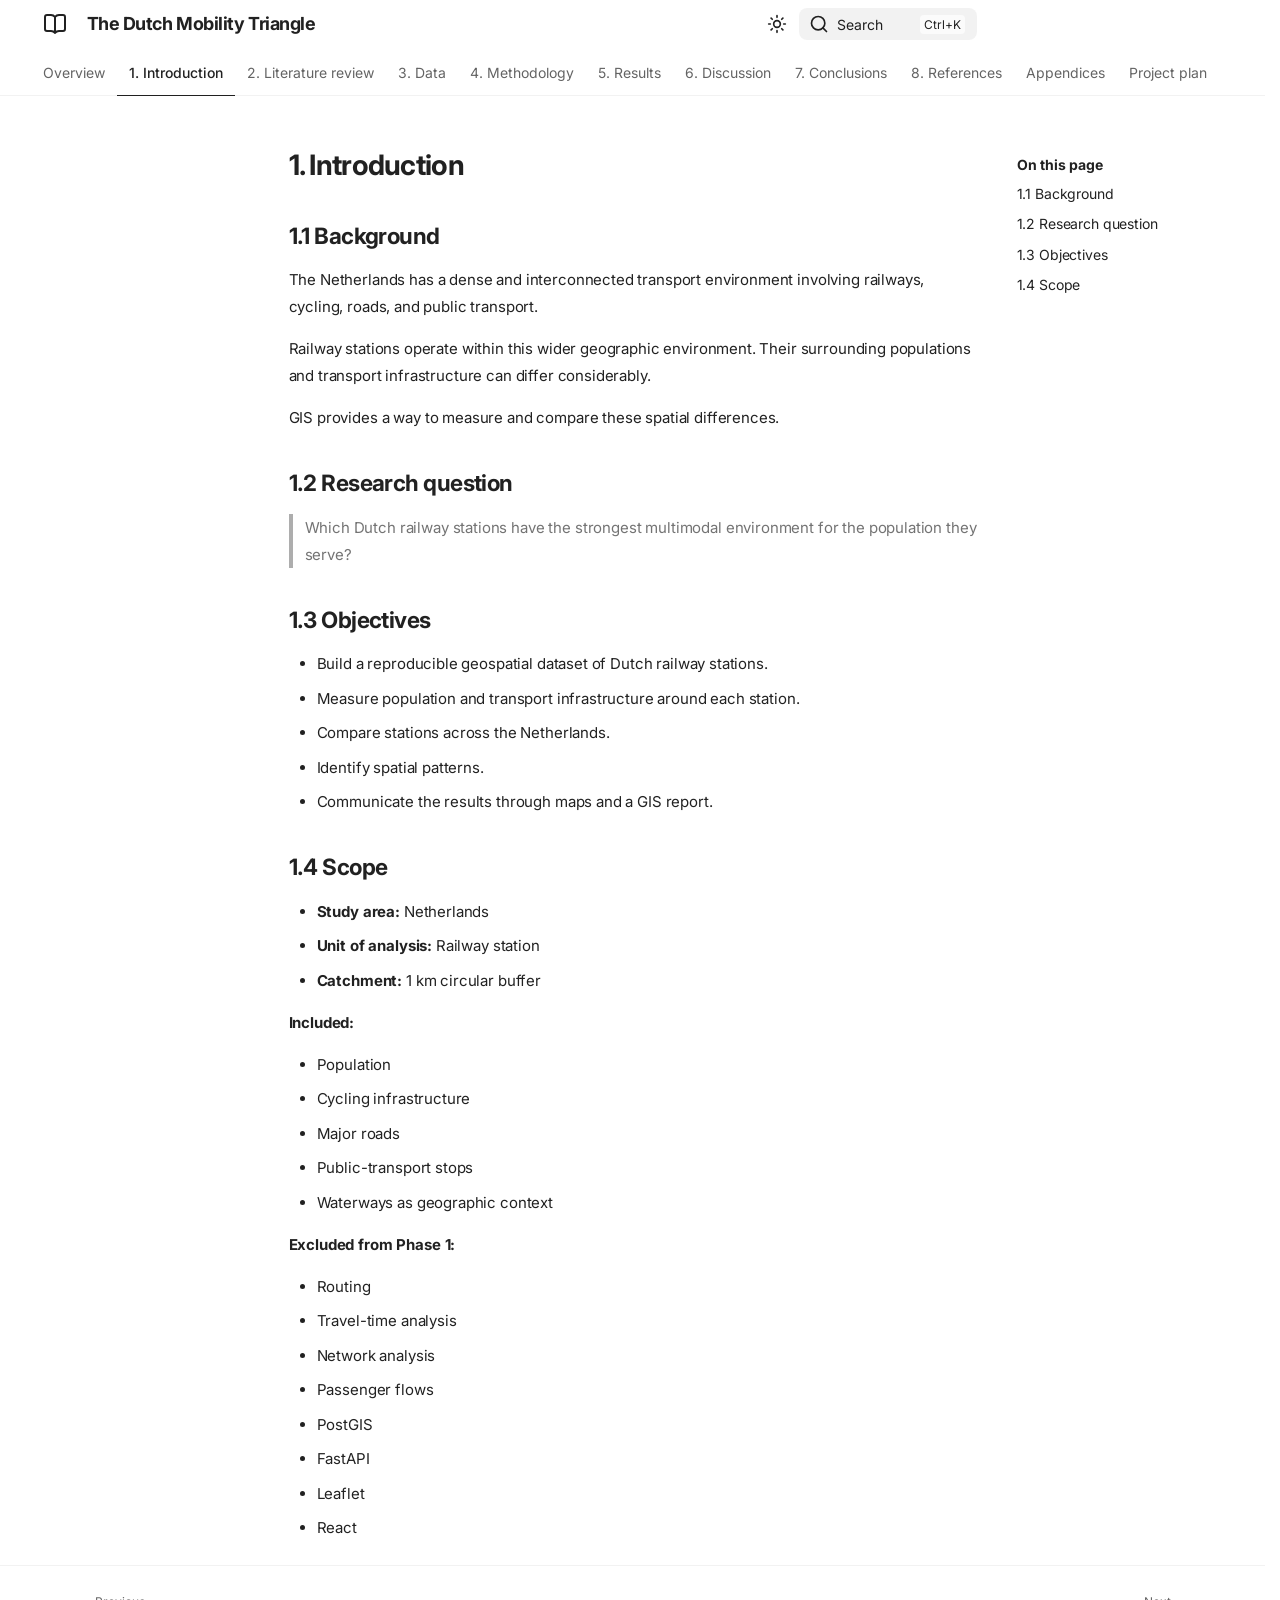
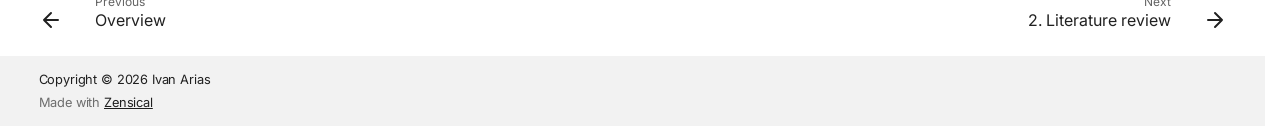
<file: site/introduction/index.html>
<!doctype html>
<html lang="en" class="no-js">
  <head>
    
      <meta charset="utf-8">
      <meta name="viewport" content="width=device-width,initial-scale=1">
      
        <meta name="description" content="A spatial analysis of the multimodal environment around Dutch railway stations.">
      
      
        <meta name="author" content="Ivan Arias">
      
      
        <link rel="canonical" href="https://hcoco1.github.io/dutch-report/introduction/">
      
      
        <link rel="prev" href="./..">
      
      
        <link rel="next" href="../literature-review/">
      
      
        
      
      
      <link rel="icon" href="../assets/images/favicon.png">
      <meta name="generator" content="zensical-0.0.57">
    
    
      
        <title>1. Introduction - The Dutch Mobility Triangle</title>
      
    
    
      
        
      
      <link rel="stylesheet" href="../assets/stylesheets/modern/main.5da3a30f.min.css">
      
        
          
        
        <link rel="stylesheet" href="../assets/stylesheets/modern/palette.812a03bb.min.css">
      
      


    
    
      
    
    
      
        
        
        <link rel="preconnect" href="https://fonts.gstatic.com" crossorigin>
        <link rel="stylesheet" href="https://fonts.googleapis.com/css?family=Inter:300,300i,400,400i,500,500i,700,700i%7CJetBrains+Mono:400,400i,700,700i&amp;display=fallback">
        <style>:root{--md-text-font:"Inter";--md-code-font:"JetBrains Mono"}</style>
      
    
    
      <link rel="stylesheet" href="../stylesheets/extra.css">
    
    <script>__md_scope=new URL("..",location),__md_scope.pathname.endsWith("/")||(__md_scope=new URL(__md_scope.pathname+"/",location)),__md_hash=e=>[...e].reduce(((e,t)=>(e<<5)-e+t.charCodeAt(0)),0),__md_get=(e,t=localStorage,_=__md_scope)=>JSON.parse(t.getItem(_.pathname+"."+e)),__md_set=(e,t,_=localStorage,a=__md_scope)=>{try{_.setItem(a.pathname+"."+e,JSON.stringify(t))}catch(e){}},document.documentElement.setAttribute("data-platform",navigator.platform)</script>
    
      

    
    
  </head>
  
  
    
    
      
    
    
    
    
    <body dir="ltr" data-md-color-scheme="default" data-md-color-primary="indigo" data-md-color-accent="indigo">
  
    
    <input class="md-toggle" data-md-toggle="drawer" type="checkbox" id="__drawer" autocomplete="off">
    <input class="md-toggle" data-md-toggle="search" type="checkbox" id="__search" autocomplete="off">
    <label class="md-overlay" for="__drawer" aria-label="Navigation"></label>
    <div data-md-component="skip">
      
        
        <a href="#1-introduction" class="md-skip">
          Skip to content
        </a>
      
    </div>
    <div data-md-component="announce">
      
    </div>
    
    
      

  

<header class="md-header md-header--shadow md-header--lifted" data-md-component="header">
  <nav class="md-header__inner md-grid" aria-label="Header">
    <a href="./.." title="The Dutch Mobility Triangle" class="md-header__button md-logo" aria-label="The Dutch Mobility Triangle" data-md-component="logo">
      
  
  <svg xmlns="http://www.w3.org/2000/svg" fill="none" stroke="currentColor" stroke-linecap="round" stroke-linejoin="round" stroke-width="2" class="lucide lucide-book-open" viewBox="0 0 24 24"><path d="M12 5v16M20.001 19A2 2 0 0 0 22 17V5a2 2 0 0 0-1.999-2L16 3.002A5 5 0 0 0 12 5a5 5 0 0 0-4-2H4a2 2 0 0 0-2 2v12a2 2 0 0 0 1.999 2H8a5 5 0 0 1 4 2 5 5 0 0 1 4-2z"/></svg>

    </a>
    <label class="md-header__button md-icon" for="__drawer" aria-label="Navigation">
      
      <svg xmlns="http://www.w3.org/2000/svg" fill="none" stroke="currentColor" stroke-linecap="round" stroke-linejoin="round" stroke-width="2" class="lucide lucide-menu" viewBox="0 0 24 24"><path d="M4 5h16M4 12h16M4 19h16"/></svg>
    </label>
    <div class="md-header__title" data-md-component="header-title">
      <div class="md-header__ellipsis">
        <div class="md-header__topic">
          <span class="md-ellipsis">
            The Dutch Mobility Triangle
          </span>
        </div>
        <div class="md-header__topic" data-md-component="header-topic">
          <span class="md-ellipsis">
            
              1. Introduction
            
          </span>
        </div>
      </div>
    </div>
    
      
        <form class="md-header__option" data-md-component="palette">
  
    
    
    
    <input class="md-option" data-md-color-media="(prefers-color-scheme: light)" data-md-color-scheme="default" data-md-color-primary="indigo" data-md-color-accent="indigo"  aria-label="Switch to dark mode"  type="radio" name="__palette" id="__palette_0">
    
      <label class="md-header__button md-icon" title="Switch to dark mode" for="__palette_1" hidden>
        <svg xmlns="http://www.w3.org/2000/svg" fill="none" stroke="currentColor" stroke-linecap="round" stroke-linejoin="round" stroke-width="2" class="lucide lucide-sun" viewBox="0 0 24 24"><circle cx="12" cy="12" r="4"/><path d="M12 2v2M12 20v2M4.93 4.93l1.41 1.41M17.66 17.66l1.41 1.41M2 12h2M20 12h2M6.34 17.66l-1.41 1.41M19.07 4.93l-1.41 1.41"/></svg>
      </label>
    
  
    
    
    
    <input class="md-option" data-md-color-media="(prefers-color-scheme: dark)" data-md-color-scheme="slate" data-md-color-primary="indigo" data-md-color-accent="indigo"  aria-label="Switch to light mode"  type="radio" name="__palette" id="__palette_1">
    
      <label class="md-header__button md-icon" title="Switch to light mode" for="__palette_0" hidden>
        <svg xmlns="http://www.w3.org/2000/svg" fill="none" stroke="currentColor" stroke-linecap="round" stroke-linejoin="round" stroke-width="2" class="lucide lucide-moon" viewBox="0 0 24 24"><path d="M20.985 12.486a9 9 0 1 1-9.473-9.472c.405-.022.617.46.402.803a6 6 0 0 0 8.268 8.268c.344-.215.825-.004.803.401"/></svg>
      </label>
    
  
</form>
      
    
    
      <script>var palette=__md_get("__palette");if(palette&&palette.color){if("(prefers-color-scheme)"===palette.color.media){var media=matchMedia("(prefers-color-scheme: light)"),input=document.querySelector(media.matches?"[data-md-color-media='(prefers-color-scheme: light)']":"[data-md-color-media='(prefers-color-scheme: dark)']");palette.color.media=input.getAttribute("data-md-color-media"),palette.color.scheme=input.getAttribute("data-md-color-scheme"),palette.color.primary=input.getAttribute("data-md-color-primary"),palette.color.accent=input.getAttribute("data-md-color-accent")}for(var[key,value]of Object.entries(palette.color))document.body.setAttribute("data-md-color-"+key,value)}</script>
    
    
    
      
      
        <label class="md-header__button md-icon" for="__search" aria-label="Search">
          
          <svg xmlns="http://www.w3.org/2000/svg" fill="none" stroke="currentColor" stroke-linecap="round" stroke-linejoin="round" stroke-width="2" class="lucide lucide-search" viewBox="0 0 24 24"><path d="m21 21-4.34-4.34"/><circle cx="11" cy="11" r="8"/></svg>
        </label>
        <div class="md-search" data-md-component="search" role="dialog" aria-label="Search">
  <button type="button" class="md-search__button">
    Search
  </button>
</div>
      
    
    <div class="md-header__source">
      
    </div>
  </nav>
  
    
      
<nav class="md-tabs" aria-label="Tabs" data-md-component="tabs">
  <div class="md-grid">
    <ul class="md-tabs__list">
      
        
  
  
  
  
    <li class="md-tabs__item">
      <a href="./.." class="md-tabs__link">
        
  
  Overview

      </a>
    </li>
  

      
        
  
  
  
    
  
  
    <li class="md-tabs__item md-tabs__item--active">
      <a href="././" class="md-tabs__link">
        
  
  1. Introduction

      </a>
    </li>
  

      
        
  
  
  
  
    <li class="md-tabs__item">
      <a href="../literature-review/" class="md-tabs__link">
        
  
  2. Literature review

      </a>
    </li>
  

      
        
  
  
  
  
    <li class="md-tabs__item">
      <a href="../data/" class="md-tabs__link">
        
  
  3. Data

      </a>
    </li>
  

      
        
  
  
  
  
    <li class="md-tabs__item">
      <a href="../methodology/" class="md-tabs__link">
        
  
  4. Methodology

      </a>
    </li>
  

      
        
  
  
  
  
    <li class="md-tabs__item">
      <a href="../results/" class="md-tabs__link">
        
  
  5. Results

      </a>
    </li>
  

      
        
  
  
  
  
    <li class="md-tabs__item">
      <a href="../discussion/" class="md-tabs__link">
        
  
  6. Discussion

      </a>
    </li>
  

      
        
  
  
  
  
    <li class="md-tabs__item">
      <a href="../conclusions/" class="md-tabs__link">
        
  
  7. Conclusions

      </a>
    </li>
  

      
        
  
  
  
  
    <li class="md-tabs__item">
      <a href="../references/" class="md-tabs__link">
        
  
  8. References

      </a>
    </li>
  

      
        
  
  
  
  
    <li class="md-tabs__item">
      <a href="../appendices/" class="md-tabs__link">
        
  
  Appendices

      </a>
    </li>
  

      
        
  
  
  
  
    <li class="md-tabs__item">
      <a href="../project-plan/" class="md-tabs__link">
        
  
  Project plan

      </a>
    </li>
  

      
    </ul>
  </div>
</nav>
    
  
</header>
    
    <div class="md-container" data-md-component="container">
      
      
        
      
      <main class="md-main" data-md-component="main">
        <div class="md-main__inner md-grid">
          
            
              
              <div class="md-sidebar md-sidebar--primary" data-md-component="sidebar" data-md-type="navigation" >
                <div class="md-sidebar__scrollwrap">
                  <div class="md-sidebar__inner">
                    


  


<nav class="md-nav md-nav--primary md-nav--lifted" aria-label="Navigation" data-md-level="0">
  <label class="md-nav__title" for="__drawer">
    <a href="./.." title="The Dutch Mobility Triangle" class="md-nav__button md-logo" aria-label="The Dutch Mobility Triangle" data-md-component="logo">
      
  
  <svg xmlns="http://www.w3.org/2000/svg" fill="none" stroke="currentColor" stroke-linecap="round" stroke-linejoin="round" stroke-width="2" class="lucide lucide-book-open" viewBox="0 0 24 24"><path d="M12 5v16M20.001 19A2 2 0 0 0 22 17V5a2 2 0 0 0-1.999-2L16 3.002A5 5 0 0 0 12 5a5 5 0 0 0-4-2H4a2 2 0 0 0-2 2v12a2 2 0 0 0 1.999 2H8a5 5 0 0 1 4 2 5 5 0 0 1 4-2z"/></svg>

    </a>
    The Dutch Mobility Triangle
  </label>
  
  <ul class="md-nav__list" data-md-scrollfix>
    
      
      
  
  
  
  
    <li class="md-nav__item">
      <a href="./.." class="md-nav__link">
        
  
  
  <span class="md-ellipsis">
    
  
  Overview

    
  </span>
  
  

      </a>
    </li>
  

    
      
      
  
  
    
  
  
  
    <li class="md-nav__item md-nav__item--active">
      
      
      
      
        
      
      
        <label class="md-nav__link md-nav__link--active" for="__toc">
          
  
  
  <span class="md-ellipsis">
    
  
  1. Introduction

    
  </span>
  
  

          <span class="md-nav__icon md-icon"></span>
        </label>
      
      <a href="././" class="md-nav__link md-nav__link--active">
        
  
  
  <span class="md-ellipsis">
    
  
  1. Introduction

    
  </span>
  
  

      </a>
      
        


<nav class="md-nav md-nav--secondary" aria-label="On this page">
  
  
  
    
  
  
    <label class="md-nav__title" for="__toc">
      <span class="md-nav__icon md-icon"></span>
      On this page
    </label>
    <ul class="md-nav__list" data-md-component="toc" data-md-scrollfix>
      
        <li class="md-nav__item">
  <a href="#11-background" class="md-nav__link">
    <span class="md-ellipsis">
      <span class="md-typeset">
        1.1 Background
      </span>
    </span>
  </a>
  
</li>
      
        <li class="md-nav__item">
  <a href="#12-research-question" class="md-nav__link">
    <span class="md-ellipsis">
      <span class="md-typeset">
        1.2 Research question
      </span>
    </span>
  </a>
  
</li>
      
        <li class="md-nav__item">
  <a href="#13-objectives" class="md-nav__link">
    <span class="md-ellipsis">
      <span class="md-typeset">
        1.3 Objectives
      </span>
    </span>
  </a>
  
</li>
      
        <li class="md-nav__item">
  <a href="#14-scope" class="md-nav__link">
    <span class="md-ellipsis">
      <span class="md-typeset">
        1.4 Scope
      </span>
    </span>
  </a>
  
</li>
      
    </ul>
  
</nav>
      
    </li>
  

    
      
      
  
  
  
  
    <li class="md-nav__item">
      <a href="../literature-review/" class="md-nav__link">
        
  
  
  <span class="md-ellipsis">
    
  
  2. Literature review

    
  </span>
  
  

      </a>
    </li>
  

    
      
      
  
  
  
  
    <li class="md-nav__item">
      <a href="../data/" class="md-nav__link">
        
  
  
  <span class="md-ellipsis">
    
  
  3. Data

    
  </span>
  
  

      </a>
    </li>
  

    
      
      
  
  
  
  
    <li class="md-nav__item">
      <a href="../methodology/" class="md-nav__link">
        
  
  
  <span class="md-ellipsis">
    
  
  4. Methodology

    
  </span>
  
  

      </a>
    </li>
  

    
      
      
  
  
  
  
    <li class="md-nav__item">
      <a href="../results/" class="md-nav__link">
        
  
  
  <span class="md-ellipsis">
    
  
  5. Results

    
  </span>
  
  

      </a>
    </li>
  

    
      
      
  
  
  
  
    <li class="md-nav__item">
      <a href="../discussion/" class="md-nav__link">
        
  
  
  <span class="md-ellipsis">
    
  
  6. Discussion

    
  </span>
  
  

      </a>
    </li>
  

    
      
      
  
  
  
  
    <li class="md-nav__item">
      <a href="../conclusions/" class="md-nav__link">
        
  
  
  <span class="md-ellipsis">
    
  
  7. Conclusions

    
  </span>
  
  

      </a>
    </li>
  

    
      
      
  
  
  
  
    <li class="md-nav__item">
      <a href="../references/" class="md-nav__link">
        
  
  
  <span class="md-ellipsis">
    
  
  8. References

    
  </span>
  
  

      </a>
    </li>
  

    
      
      
  
  
  
  
    <li class="md-nav__item">
      <a href="../appendices/" class="md-nav__link">
        
  
  
  <span class="md-ellipsis">
    
  
  Appendices

    
  </span>
  
  

      </a>
    </li>
  

    
      
      
  
  
  
  
    <li class="md-nav__item">
      <a href="../project-plan/" class="md-nav__link">
        
  
  
  <span class="md-ellipsis">
    
  
  Project plan

    
  </span>
  
  

      </a>
    </li>
  

    
  </ul>
</nav>
                  </div>
                </div>
              </div>
            
            
              
              <div class="md-sidebar md-sidebar--secondary" data-md-component="sidebar" data-md-type="toc" >
                <div class="md-sidebar__scrollwrap">
                  
                    
                    
                    
                      
                    
                    
                      <input class="md-nav__toggle md-toggle" type="checkbox" id="__toc">
                      <div class="md-sidebar-button__wrapper">
                        <label class="md-sidebar-button" for="__toc"></label>
                      </div>
                    
                  
                  <div class="md-sidebar__inner">
                    


<nav class="md-nav md-nav--secondary" aria-label="On this page">
  
  
  
    
  
  
    <label class="md-nav__title" for="__toc">
      <span class="md-nav__icon md-icon"></span>
      On this page
    </label>
    <ul class="md-nav__list" data-md-component="toc" data-md-scrollfix>
      
        <li class="md-nav__item">
  <a href="#11-background" class="md-nav__link">
    <span class="md-ellipsis">
      <span class="md-typeset">
        1.1 Background
      </span>
    </span>
  </a>
  
</li>
      
        <li class="md-nav__item">
  <a href="#12-research-question" class="md-nav__link">
    <span class="md-ellipsis">
      <span class="md-typeset">
        1.2 Research question
      </span>
    </span>
  </a>
  
</li>
      
        <li class="md-nav__item">
  <a href="#13-objectives" class="md-nav__link">
    <span class="md-ellipsis">
      <span class="md-typeset">
        1.3 Objectives
      </span>
    </span>
  </a>
  
</li>
      
        <li class="md-nav__item">
  <a href="#14-scope" class="md-nav__link">
    <span class="md-ellipsis">
      <span class="md-typeset">
        1.4 Scope
      </span>
    </span>
  </a>
  
</li>
      
    </ul>
  
</nav>
                  </div>
                </div>
              </div>
            
          
          
            <div class="md-content" data-md-component="content">
              
                



  


              
              <article class="md-content__inner md-typeset">
                
                  

<h1 id="1-introduction">1. Introduction<a class="headerlink" href="#1-introduction" title="Permanent link">&para;</a></h1>
<h2 id="11-background">1.1 Background<a class="headerlink" href="#11-background" title="Permanent link">&para;</a></h2>
<p>The Netherlands has a dense and interconnected transport environment involving railways, cycling, roads, and public transport.</p>
<p>Railway stations operate within this wider geographic environment. Their surrounding populations and transport infrastructure can differ considerably.</p>
<p>GIS provides a way to measure and compare these spatial differences.</p>
<h2 id="12-research-question">1.2 Research question<a class="headerlink" href="#12-research-question" title="Permanent link">&para;</a></h2>
<blockquote>
<p>Which Dutch railway stations have the strongest multimodal environment for the population they serve?</p>
</blockquote>
<h2 id="13-objectives">1.3 Objectives<a class="headerlink" href="#13-objectives" title="Permanent link">&para;</a></h2>
<ul>
<li>Build a reproducible geospatial dataset of Dutch railway stations.</li>
<li>Measure population and transport infrastructure around each station.</li>
<li>Compare stations across the Netherlands.</li>
<li>Identify spatial patterns.</li>
<li>Communicate the results through maps and a GIS report.</li>
</ul>
<h2 id="14-scope">1.4 Scope<a class="headerlink" href="#14-scope" title="Permanent link">&para;</a></h2>
<ul>
<li><strong>Study area:</strong> Netherlands</li>
<li><strong>Unit of analysis:</strong> Railway station</li>
<li><strong>Catchment:</strong> 1 km circular buffer</li>
</ul>
<p><strong>Included:</strong></p>
<ul>
<li>Population</li>
<li>Cycling infrastructure</li>
<li>Major roads</li>
<li>Public-transport stops</li>
<li>Waterways as geographic context</li>
</ul>
<p><strong>Excluded from Phase 1:</strong></p>
<ul>
<li>Routing</li>
<li>Travel-time analysis</li>
<li>Network analysis</li>
<li>Passenger flows</li>
<li>PostGIS</li>
<li>FastAPI</li>
<li>Leaflet</li>
<li>React</li>
</ul>














                
              </article>
            </div>
          
          
<script>var target=document.getElementById(location.hash.slice(1));target&&target.name&&(target.checked=target.name.startsWith("__tabbed_"))</script>
        </div>
        
          <button type="button" class="md-top md-icon" data-md-component="top" hidden>
  
  <svg xmlns="http://www.w3.org/2000/svg" fill="none" stroke="currentColor" stroke-linecap="round" stroke-linejoin="round" stroke-width="2" class="lucide lucide-circle-arrow-up" viewBox="0 0 24 24"><circle cx="12" cy="12" r="10"/><path d="m16 12-4-4-4 4M12 16V8"/></svg>
  Back to top
</button>
        
      </main>
      
        <footer class="md-footer">
  
    
      
      <nav class="md-footer__inner md-grid" aria-label="Footer" >
        
          
          <a href="./.." class="md-footer__link md-footer__link--prev" aria-label="Previous: Overview">
            <div class="md-footer__button md-icon">
              
              <svg xmlns="http://www.w3.org/2000/svg" fill="none" stroke="currentColor" stroke-linecap="round" stroke-linejoin="round" stroke-width="2" class="lucide lucide-arrow-left" viewBox="0 0 24 24"><path d="m12 19-7-7 7-7M19 12H5"/></svg>
            </div>
            <div class="md-footer__title">
              <span class="md-footer__direction">
                Previous
              </span>
              <div class="md-ellipsis">
                Overview
              </div>
            </div>
          </a>
        
        
          
          <a href="../literature-review/" class="md-footer__link md-footer__link--next" aria-label="Next: 2. Literature review">
            <div class="md-footer__title">
              <span class="md-footer__direction">
                Next
              </span>
              <div class="md-ellipsis">
                2. Literature review
              </div>
            </div>
            <div class="md-footer__button md-icon">
              
              <svg xmlns="http://www.w3.org/2000/svg" fill="none" stroke="currentColor" stroke-linecap="round" stroke-linejoin="round" stroke-width="2" class="lucide lucide-arrow-right" viewBox="0 0 24 24"><path d="M5 12h14M12 5l7 7-7 7"/></svg>
            </div>
          </a>
        
      </nav>
    
  
  <div class="md-footer-meta md-typeset">
    <div class="md-footer-meta__inner md-grid">
      <div class="md-copyright">
  
    <div class="md-copyright__highlight">
      Copyright &copy; 2026 Ivan Arias
    </div>
  
  
    Made with
    <a href="https://zensical.org/" target="_blank" rel="noopener">
      Zensical
    </a>
  
</div>
      
    </div>
  </div>
</footer>
      
    </div>
    <div class="md-dialog" data-md-component="dialog">
      <div class="md-dialog__inner md-typeset"></div>
    </div>
    
    
    
      
      
      <script id="__config" type="application/json">{"annotate":null,"base":"..","features":["content.code.copy","content.tooltips","navigation.tabs","navigation.tabs.sticky","navigation.sections","navigation.expand","navigation.indexes","navigation.instant","navigation.instant.prefetch","navigation.path","navigation.top","navigation.footer","toc.follow","search.highlight","content.code.annotate"],"search":"../assets/javascripts/workers/search.7d14d953.min.js","tags":null,"translations":{"clipboard.copied":"Copied to clipboard","clipboard.copy":"Copy to clipboard","search.result.more.one":"1 more on this page","search.result.more.other":"# more on this page","search.result.none":"No matching documents","search.result.one":"1 matching document","search.result.other":"# matching documents","search.result.placeholder":"Type to start searching","search.result.term.missing":"Missing","select.version":"Select version"},"version":null}</script>
    
    
      <script src="../assets/javascripts/bundle.49251538.min.js"></script>
      
    
  </body>
</html>
</file>
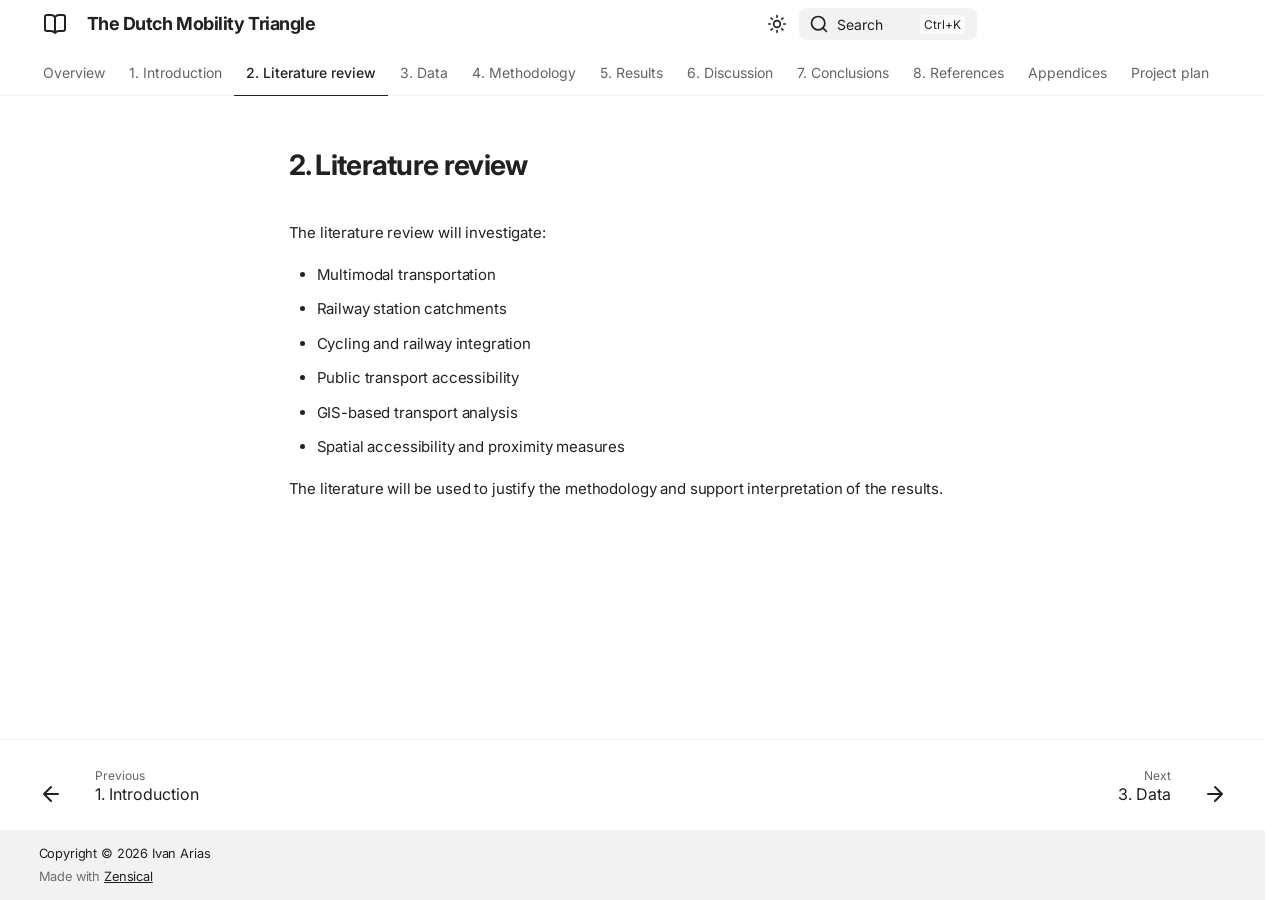
<file: site/literature-review/index.html>
<!doctype html>
<html lang="en" class="no-js">
  <head>
    
      <meta charset="utf-8">
      <meta name="viewport" content="width=device-width,initial-scale=1">
      
        <meta name="description" content="A spatial analysis of the multimodal environment around Dutch railway stations.">
      
      
        <meta name="author" content="Ivan Arias">
      
      
        <link rel="canonical" href="https://hcoco1.github.io/dutch-report/literature-review/">
      
      
        <link rel="prev" href="../introduction/">
      
      
        <link rel="next" href="../data/">
      
      
        
      
      
      <link rel="icon" href="../assets/images/favicon.png">
      <meta name="generator" content="zensical-0.0.57">
    
    
      
        <title>2. Literature review - The Dutch Mobility Triangle</title>
      
    
    
      
        
      
      <link rel="stylesheet" href="../assets/stylesheets/modern/main.5da3a30f.min.css">
      
        
          
        
        <link rel="stylesheet" href="../assets/stylesheets/modern/palette.812a03bb.min.css">
      
      


    
    
      
    
    
      
        
        
        <link rel="preconnect" href="https://fonts.gstatic.com" crossorigin>
        <link rel="stylesheet" href="https://fonts.googleapis.com/css?family=Inter:300,300i,400,400i,500,500i,700,700i%7CJetBrains+Mono:400,400i,700,700i&amp;display=fallback">
        <style>:root{--md-text-font:"Inter";--md-code-font:"JetBrains Mono"}</style>
      
    
    
      <link rel="stylesheet" href="../stylesheets/extra.css">
    
    <script>__md_scope=new URL("..",location),__md_scope.pathname.endsWith("/")||(__md_scope=new URL(__md_scope.pathname+"/",location)),__md_hash=e=>[...e].reduce(((e,t)=>(e<<5)-e+t.charCodeAt(0)),0),__md_get=(e,t=localStorage,_=__md_scope)=>JSON.parse(t.getItem(_.pathname+"."+e)),__md_set=(e,t,_=localStorage,a=__md_scope)=>{try{_.setItem(a.pathname+"."+e,JSON.stringify(t))}catch(e){}},document.documentElement.setAttribute("data-platform",navigator.platform)</script>
    
      

    
    
  </head>
  
  
    
    
      
    
    
    
    
    <body dir="ltr" data-md-color-scheme="default" data-md-color-primary="indigo" data-md-color-accent="indigo">
  
    
    <input class="md-toggle" data-md-toggle="drawer" type="checkbox" id="__drawer" autocomplete="off">
    <input class="md-toggle" data-md-toggle="search" type="checkbox" id="__search" autocomplete="off">
    <label class="md-overlay" for="__drawer" aria-label="Navigation"></label>
    <div data-md-component="skip">
      
        
        <a href="#2-literature-review" class="md-skip">
          Skip to content
        </a>
      
    </div>
    <div data-md-component="announce">
      
    </div>
    
    
      

  

<header class="md-header md-header--shadow md-header--lifted" data-md-component="header">
  <nav class="md-header__inner md-grid" aria-label="Header">
    <a href="./.." title="The Dutch Mobility Triangle" class="md-header__button md-logo" aria-label="The Dutch Mobility Triangle" data-md-component="logo">
      
  
  <svg xmlns="http://www.w3.org/2000/svg" fill="none" stroke="currentColor" stroke-linecap="round" stroke-linejoin="round" stroke-width="2" class="lucide lucide-book-open" viewBox="0 0 24 24"><path d="M12 5v16M20.001 19A2 2 0 0 0 22 17V5a2 2 0 0 0-1.999-2L16 3.002A5 5 0 0 0 12 5a5 5 0 0 0-4-2H4a2 2 0 0 0-2 2v12a2 2 0 0 0 1.999 2H8a5 5 0 0 1 4 2 5 5 0 0 1 4-2z"/></svg>

    </a>
    <label class="md-header__button md-icon" for="__drawer" aria-label="Navigation">
      
      <svg xmlns="http://www.w3.org/2000/svg" fill="none" stroke="currentColor" stroke-linecap="round" stroke-linejoin="round" stroke-width="2" class="lucide lucide-menu" viewBox="0 0 24 24"><path d="M4 5h16M4 12h16M4 19h16"/></svg>
    </label>
    <div class="md-header__title" data-md-component="header-title">
      <div class="md-header__ellipsis">
        <div class="md-header__topic">
          <span class="md-ellipsis">
            The Dutch Mobility Triangle
          </span>
        </div>
        <div class="md-header__topic" data-md-component="header-topic">
          <span class="md-ellipsis">
            
              2. Literature review
            
          </span>
        </div>
      </div>
    </div>
    
      
        <form class="md-header__option" data-md-component="palette">
  
    
    
    
    <input class="md-option" data-md-color-media="(prefers-color-scheme: light)" data-md-color-scheme="default" data-md-color-primary="indigo" data-md-color-accent="indigo"  aria-label="Switch to dark mode"  type="radio" name="__palette" id="__palette_0">
    
      <label class="md-header__button md-icon" title="Switch to dark mode" for="__palette_1" hidden>
        <svg xmlns="http://www.w3.org/2000/svg" fill="none" stroke="currentColor" stroke-linecap="round" stroke-linejoin="round" stroke-width="2" class="lucide lucide-sun" viewBox="0 0 24 24"><circle cx="12" cy="12" r="4"/><path d="M12 2v2M12 20v2M4.93 4.93l1.41 1.41M17.66 17.66l1.41 1.41M2 12h2M20 12h2M6.34 17.66l-1.41 1.41M19.07 4.93l-1.41 1.41"/></svg>
      </label>
    
  
    
    
    
    <input class="md-option" data-md-color-media="(prefers-color-scheme: dark)" data-md-color-scheme="slate" data-md-color-primary="indigo" data-md-color-accent="indigo"  aria-label="Switch to light mode"  type="radio" name="__palette" id="__palette_1">
    
      <label class="md-header__button md-icon" title="Switch to light mode" for="__palette_0" hidden>
        <svg xmlns="http://www.w3.org/2000/svg" fill="none" stroke="currentColor" stroke-linecap="round" stroke-linejoin="round" stroke-width="2" class="lucide lucide-moon" viewBox="0 0 24 24"><path d="M20.985 12.486a9 9 0 1 1-9.473-9.472c.405-.022.617.46.402.803a6 6 0 0 0 8.268 8.268c.344-.215.825-.004.803.401"/></svg>
      </label>
    
  
</form>
      
    
    
      <script>var palette=__md_get("__palette");if(palette&&palette.color){if("(prefers-color-scheme)"===palette.color.media){var media=matchMedia("(prefers-color-scheme: light)"),input=document.querySelector(media.matches?"[data-md-color-media='(prefers-color-scheme: light)']":"[data-md-color-media='(prefers-color-scheme: dark)']");palette.color.media=input.getAttribute("data-md-color-media"),palette.color.scheme=input.getAttribute("data-md-color-scheme"),palette.color.primary=input.getAttribute("data-md-color-primary"),palette.color.accent=input.getAttribute("data-md-color-accent")}for(var[key,value]of Object.entries(palette.color))document.body.setAttribute("data-md-color-"+key,value)}</script>
    
    
    
      
      
        <label class="md-header__button md-icon" for="__search" aria-label="Search">
          
          <svg xmlns="http://www.w3.org/2000/svg" fill="none" stroke="currentColor" stroke-linecap="round" stroke-linejoin="round" stroke-width="2" class="lucide lucide-search" viewBox="0 0 24 24"><path d="m21 21-4.34-4.34"/><circle cx="11" cy="11" r="8"/></svg>
        </label>
        <div class="md-search" data-md-component="search" role="dialog" aria-label="Search">
  <button type="button" class="md-search__button">
    Search
  </button>
</div>
      
    
    <div class="md-header__source">
      
    </div>
  </nav>
  
    
      
<nav class="md-tabs" aria-label="Tabs" data-md-component="tabs">
  <div class="md-grid">
    <ul class="md-tabs__list">
      
        
  
  
  
  
    <li class="md-tabs__item">
      <a href="./.." class="md-tabs__link">
        
  
  Overview

      </a>
    </li>
  

      
        
  
  
  
  
    <li class="md-tabs__item">
      <a href="../introduction/" class="md-tabs__link">
        
  
  1. Introduction

      </a>
    </li>
  

      
        
  
  
  
    
  
  
    <li class="md-tabs__item md-tabs__item--active">
      <a href="././" class="md-tabs__link">
        
  
  2. Literature review

      </a>
    </li>
  

      
        
  
  
  
  
    <li class="md-tabs__item">
      <a href="../data/" class="md-tabs__link">
        
  
  3. Data

      </a>
    </li>
  

      
        
  
  
  
  
    <li class="md-tabs__item">
      <a href="../methodology/" class="md-tabs__link">
        
  
  4. Methodology

      </a>
    </li>
  

      
        
  
  
  
  
    <li class="md-tabs__item">
      <a href="../results/" class="md-tabs__link">
        
  
  5. Results

      </a>
    </li>
  

      
        
  
  
  
  
    <li class="md-tabs__item">
      <a href="../discussion/" class="md-tabs__link">
        
  
  6. Discussion

      </a>
    </li>
  

      
        
  
  
  
  
    <li class="md-tabs__item">
      <a href="../conclusions/" class="md-tabs__link">
        
  
  7. Conclusions

      </a>
    </li>
  

      
        
  
  
  
  
    <li class="md-tabs__item">
      <a href="../references/" class="md-tabs__link">
        
  
  8. References

      </a>
    </li>
  

      
        
  
  
  
  
    <li class="md-tabs__item">
      <a href="../appendices/" class="md-tabs__link">
        
  
  Appendices

      </a>
    </li>
  

      
        
  
  
  
  
    <li class="md-tabs__item">
      <a href="../project-plan/" class="md-tabs__link">
        
  
  Project plan

      </a>
    </li>
  

      
    </ul>
  </div>
</nav>
    
  
</header>
    
    <div class="md-container" data-md-component="container">
      
      
        
      
      <main class="md-main" data-md-component="main">
        <div class="md-main__inner md-grid">
          
            
              
              <div class="md-sidebar md-sidebar--primary" data-md-component="sidebar" data-md-type="navigation" >
                <div class="md-sidebar__scrollwrap">
                  <div class="md-sidebar__inner">
                    


  


<nav class="md-nav md-nav--primary md-nav--lifted" aria-label="Navigation" data-md-level="0">
  <label class="md-nav__title" for="__drawer">
    <a href="./.." title="The Dutch Mobility Triangle" class="md-nav__button md-logo" aria-label="The Dutch Mobility Triangle" data-md-component="logo">
      
  
  <svg xmlns="http://www.w3.org/2000/svg" fill="none" stroke="currentColor" stroke-linecap="round" stroke-linejoin="round" stroke-width="2" class="lucide lucide-book-open" viewBox="0 0 24 24"><path d="M12 5v16M20.001 19A2 2 0 0 0 22 17V5a2 2 0 0 0-1.999-2L16 3.002A5 5 0 0 0 12 5a5 5 0 0 0-4-2H4a2 2 0 0 0-2 2v12a2 2 0 0 0 1.999 2H8a5 5 0 0 1 4 2 5 5 0 0 1 4-2z"/></svg>

    </a>
    The Dutch Mobility Triangle
  </label>
  
  <ul class="md-nav__list" data-md-scrollfix>
    
      
      
  
  
  
  
    <li class="md-nav__item">
      <a href="./.." class="md-nav__link">
        
  
  
  <span class="md-ellipsis">
    
  
  Overview

    
  </span>
  
  

      </a>
    </li>
  

    
      
      
  
  
  
  
    <li class="md-nav__item">
      <a href="../introduction/" class="md-nav__link">
        
  
  
  <span class="md-ellipsis">
    
  
  1. Introduction

    
  </span>
  
  

      </a>
    </li>
  

    
      
      
  
  
    
  
  
  
    <li class="md-nav__item md-nav__item--active">
      
      
      
      
        
      
      
      <a href="././" class="md-nav__link md-nav__link--active">
        
  
  
  <span class="md-ellipsis">
    
  
  2. Literature review

    
  </span>
  
  

      </a>
      
    </li>
  

    
      
      
  
  
  
  
    <li class="md-nav__item">
      <a href="../data/" class="md-nav__link">
        
  
  
  <span class="md-ellipsis">
    
  
  3. Data

    
  </span>
  
  

      </a>
    </li>
  

    
      
      
  
  
  
  
    <li class="md-nav__item">
      <a href="../methodology/" class="md-nav__link">
        
  
  
  <span class="md-ellipsis">
    
  
  4. Methodology

    
  </span>
  
  

      </a>
    </li>
  

    
      
      
  
  
  
  
    <li class="md-nav__item">
      <a href="../results/" class="md-nav__link">
        
  
  
  <span class="md-ellipsis">
    
  
  5. Results

    
  </span>
  
  

      </a>
    </li>
  

    
      
      
  
  
  
  
    <li class="md-nav__item">
      <a href="../discussion/" class="md-nav__link">
        
  
  
  <span class="md-ellipsis">
    
  
  6. Discussion

    
  </span>
  
  

      </a>
    </li>
  

    
      
      
  
  
  
  
    <li class="md-nav__item">
      <a href="../conclusions/" class="md-nav__link">
        
  
  
  <span class="md-ellipsis">
    
  
  7. Conclusions

    
  </span>
  
  

      </a>
    </li>
  

    
      
      
  
  
  
  
    <li class="md-nav__item">
      <a href="../references/" class="md-nav__link">
        
  
  
  <span class="md-ellipsis">
    
  
  8. References

    
  </span>
  
  

      </a>
    </li>
  

    
      
      
  
  
  
  
    <li class="md-nav__item">
      <a href="../appendices/" class="md-nav__link">
        
  
  
  <span class="md-ellipsis">
    
  
  Appendices

    
  </span>
  
  

      </a>
    </li>
  

    
      
      
  
  
  
  
    <li class="md-nav__item">
      <a href="../project-plan/" class="md-nav__link">
        
  
  
  <span class="md-ellipsis">
    
  
  Project plan

    
  </span>
  
  

      </a>
    </li>
  

    
  </ul>
</nav>
                  </div>
                </div>
              </div>
            
            
              
              <div class="md-sidebar md-sidebar--secondary" data-md-component="sidebar" data-md-type="toc" >
                <div class="md-sidebar__scrollwrap">
                  
                    
                    
                    
                      
                    
                    
                  
                  <div class="md-sidebar__inner">
                    


<nav class="md-nav md-nav--secondary" aria-label="On this page">
  
  
  
    
  
  
</nav>
                  </div>
                </div>
              </div>
            
          
          
            <div class="md-content" data-md-component="content">
              
                



  


              
              <article class="md-content__inner md-typeset">
                
                  

<h1 id="2-literature-review">2. Literature review<a class="headerlink" href="#2-literature-review" title="Permanent link">&para;</a></h1>
<p>The literature review will investigate:</p>
<ul>
<li>Multimodal transportation</li>
<li>Railway station catchments</li>
<li>Cycling and railway integration</li>
<li>Public transport accessibility</li>
<li>GIS-based transport analysis</li>
<li>Spatial accessibility and proximity measures</li>
</ul>
<p>The literature will be used to justify the methodology and support interpretation of the results.</p>














                
              </article>
            </div>
          
          
<script>var target=document.getElementById(location.hash.slice(1));target&&target.name&&(target.checked=target.name.startsWith("__tabbed_"))</script>
        </div>
        
          <button type="button" class="md-top md-icon" data-md-component="top" hidden>
  
  <svg xmlns="http://www.w3.org/2000/svg" fill="none" stroke="currentColor" stroke-linecap="round" stroke-linejoin="round" stroke-width="2" class="lucide lucide-circle-arrow-up" viewBox="0 0 24 24"><circle cx="12" cy="12" r="10"/><path d="m16 12-4-4-4 4M12 16V8"/></svg>
  Back to top
</button>
        
      </main>
      
        <footer class="md-footer">
  
    
      
      <nav class="md-footer__inner md-grid" aria-label="Footer" >
        
          
          <a href="../introduction/" class="md-footer__link md-footer__link--prev" aria-label="Previous: 1. Introduction">
            <div class="md-footer__button md-icon">
              
              <svg xmlns="http://www.w3.org/2000/svg" fill="none" stroke="currentColor" stroke-linecap="round" stroke-linejoin="round" stroke-width="2" class="lucide lucide-arrow-left" viewBox="0 0 24 24"><path d="m12 19-7-7 7-7M19 12H5"/></svg>
            </div>
            <div class="md-footer__title">
              <span class="md-footer__direction">
                Previous
              </span>
              <div class="md-ellipsis">
                1. Introduction
              </div>
            </div>
          </a>
        
        
          
          <a href="../data/" class="md-footer__link md-footer__link--next" aria-label="Next: 3. Data">
            <div class="md-footer__title">
              <span class="md-footer__direction">
                Next
              </span>
              <div class="md-ellipsis">
                3. Data
              </div>
            </div>
            <div class="md-footer__button md-icon">
              
              <svg xmlns="http://www.w3.org/2000/svg" fill="none" stroke="currentColor" stroke-linecap="round" stroke-linejoin="round" stroke-width="2" class="lucide lucide-arrow-right" viewBox="0 0 24 24"><path d="M5 12h14M12 5l7 7-7 7"/></svg>
            </div>
          </a>
        
      </nav>
    
  
  <div class="md-footer-meta md-typeset">
    <div class="md-footer-meta__inner md-grid">
      <div class="md-copyright">
  
    <div class="md-copyright__highlight">
      Copyright &copy; 2026 Ivan Arias
    </div>
  
  
    Made with
    <a href="https://zensical.org/" target="_blank" rel="noopener">
      Zensical
    </a>
  
</div>
      
    </div>
  </div>
</footer>
      
    </div>
    <div class="md-dialog" data-md-component="dialog">
      <div class="md-dialog__inner md-typeset"></div>
    </div>
    
    
    
      
      
      <script id="__config" type="application/json">{"annotate":null,"base":"..","features":["content.code.copy","content.tooltips","navigation.tabs","navigation.tabs.sticky","navigation.sections","navigation.expand","navigation.indexes","navigation.instant","navigation.instant.prefetch","navigation.path","navigation.top","navigation.footer","toc.follow","search.highlight","content.code.annotate"],"search":"../assets/javascripts/workers/search.7d14d953.min.js","tags":null,"translations":{"clipboard.copied":"Copied to clipboard","clipboard.copy":"Copy to clipboard","search.result.more.one":"1 more on this page","search.result.more.other":"# more on this page","search.result.none":"No matching documents","search.result.one":"1 matching document","search.result.other":"# matching documents","search.result.placeholder":"Type to start searching","search.result.term.missing":"Missing","select.version":"Select version"},"version":null}</script>
    
    
      <script src="../assets/javascripts/bundle.49251538.min.js"></script>
      
    
  </body>
</html>
</file>
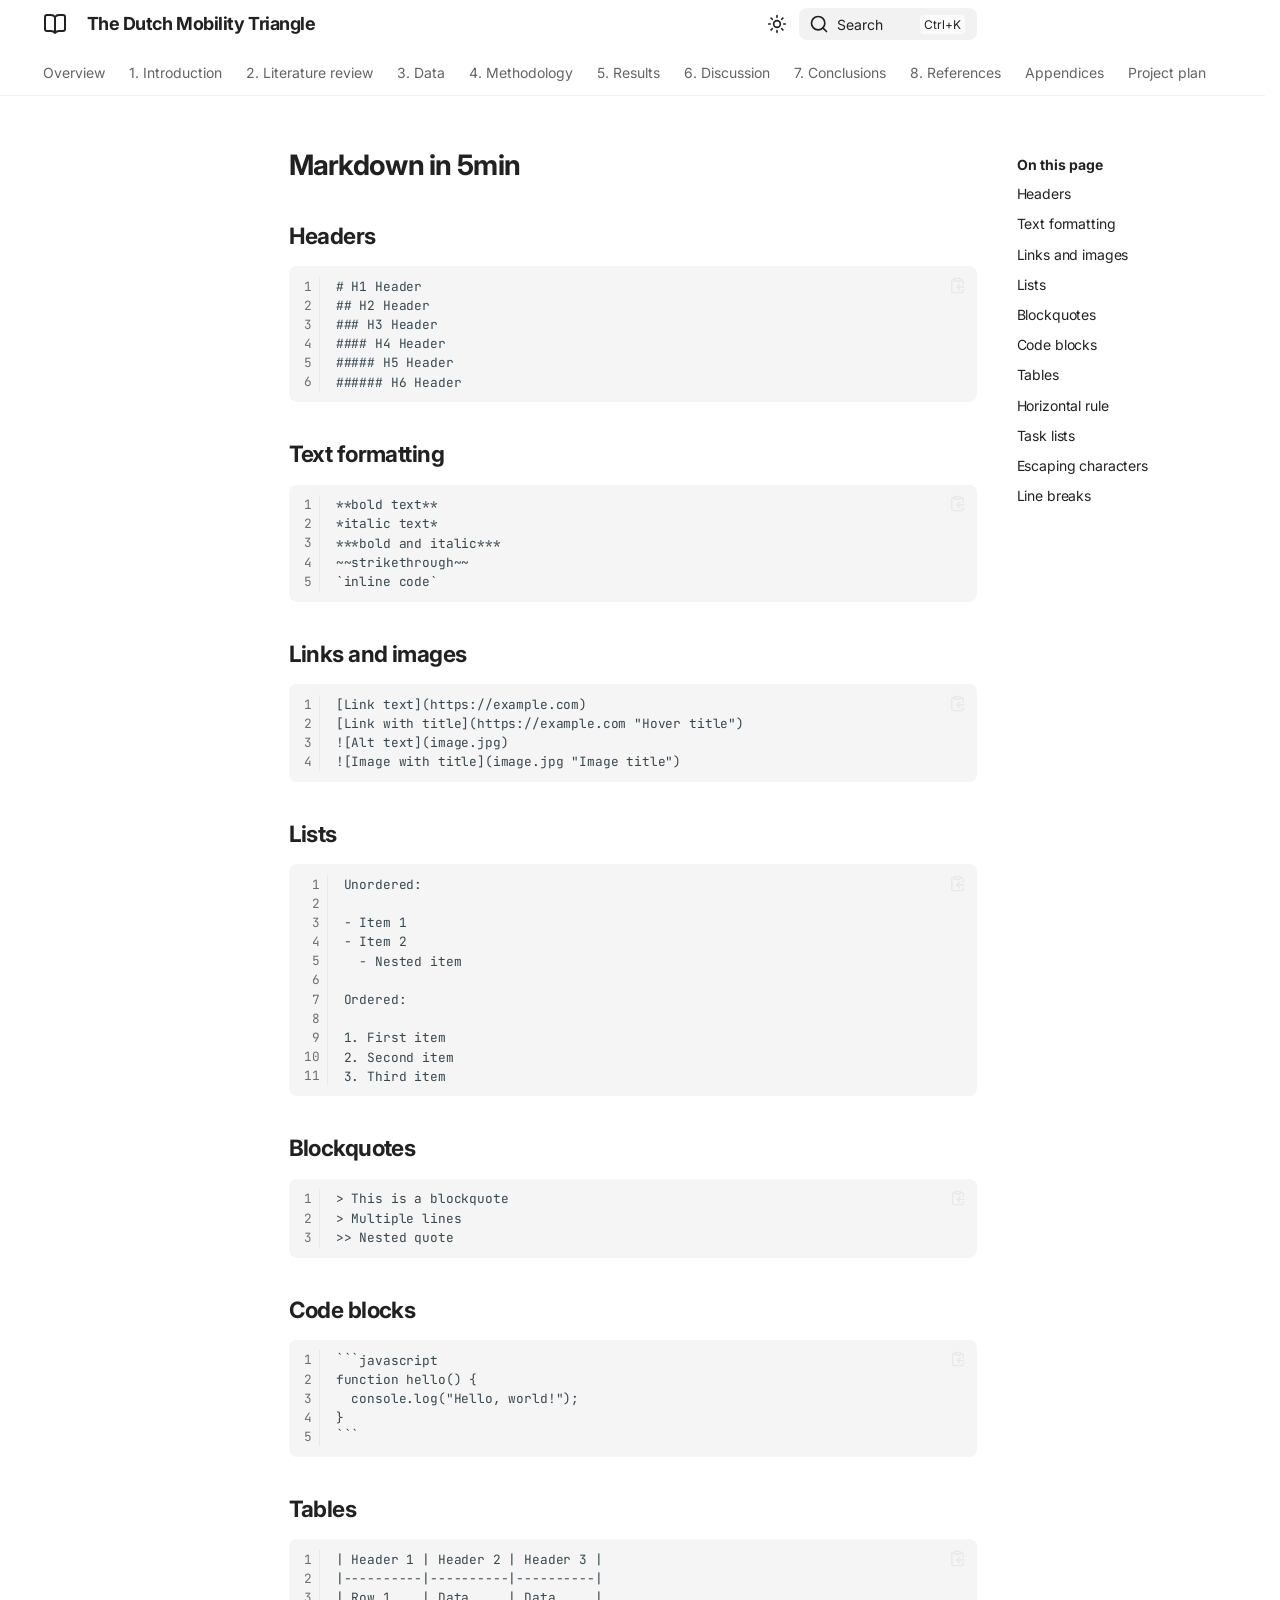
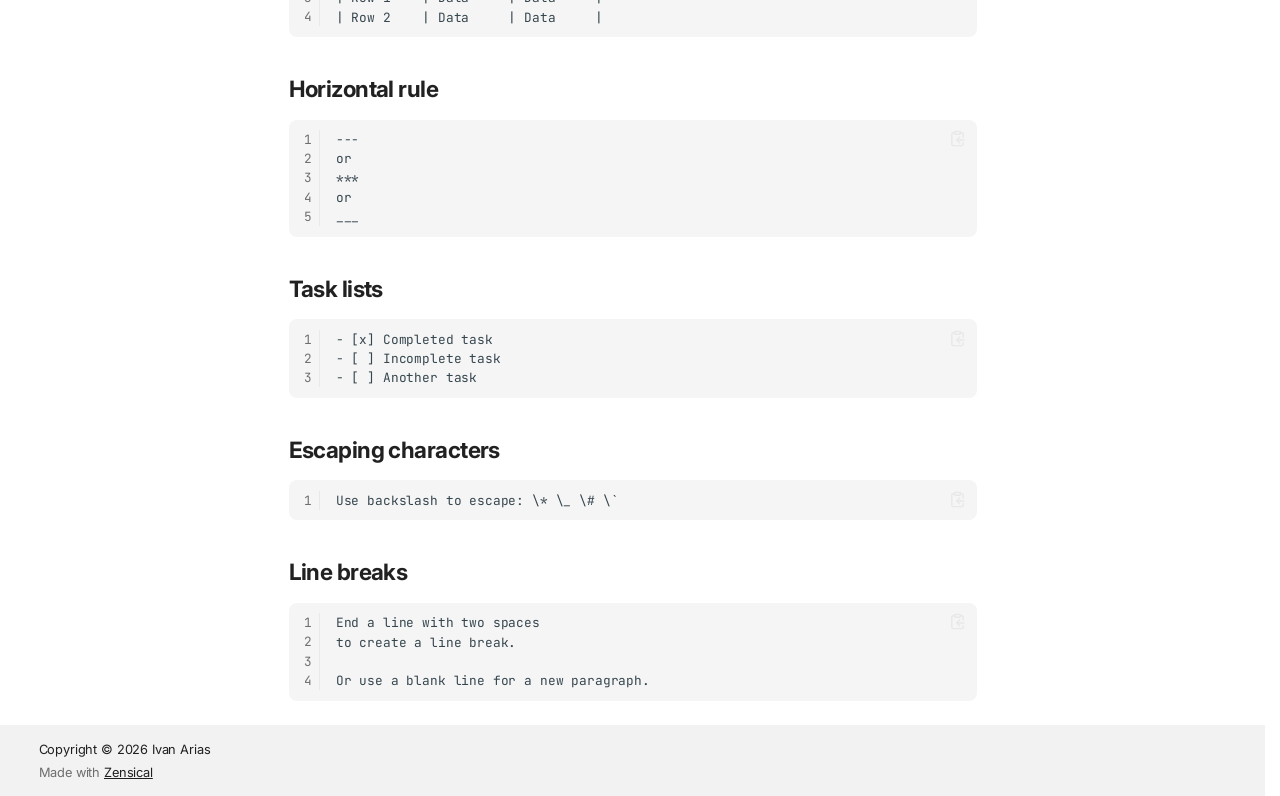
<file: site/markdown/index.html>
<!doctype html>
<html lang="en" class="no-js">
  <head>
    
      <meta charset="utf-8">
      <meta name="viewport" content="width=device-width,initial-scale=1">
      
        <meta name="description" content="A spatial analysis of the multimodal environment around Dutch railway stations.">
      
      
        <meta name="author" content="Ivan Arias">
      
      
        <link rel="canonical" href="https://hcoco1.github.io/dutch-report/markdown/">
      
      
      
      
        
      
      
      <link rel="icon" href="../assets/images/favicon.png">
      <meta name="generator" content="zensical-0.0.57">
    
    
      
        <title>Markdown in 5min - The Dutch Mobility Triangle</title>
      
    
    
      
        
      
      <link rel="stylesheet" href="../assets/stylesheets/modern/main.5da3a30f.min.css">
      
        
          
        
        <link rel="stylesheet" href="../assets/stylesheets/modern/palette.812a03bb.min.css">
      
      


    
    
      
    
    
      
        
        
        <link rel="preconnect" href="https://fonts.gstatic.com" crossorigin>
        <link rel="stylesheet" href="https://fonts.googleapis.com/css?family=Inter:300,300i,400,400i,500,500i,700,700i%7CJetBrains+Mono:400,400i,700,700i&amp;display=fallback">
        <style>:root{--md-text-font:"Inter";--md-code-font:"JetBrains Mono"}</style>
      
    
    
      <link rel="stylesheet" href="../stylesheets/extra.css">
    
    <script>__md_scope=new URL("..",location),__md_scope.pathname.endsWith("/")||(__md_scope=new URL(__md_scope.pathname+"/",location)),__md_hash=e=>[...e].reduce(((e,t)=>(e<<5)-e+t.charCodeAt(0)),0),__md_get=(e,t=localStorage,_=__md_scope)=>JSON.parse(t.getItem(_.pathname+"."+e)),__md_set=(e,t,_=localStorage,a=__md_scope)=>{try{_.setItem(a.pathname+"."+e,JSON.stringify(t))}catch(e){}},document.documentElement.setAttribute("data-platform",navigator.platform)</script>
    
      

    
    
  </head>
  
  
    
    
      
    
    
    
    
    <body dir="ltr" data-md-color-scheme="default" data-md-color-primary="indigo" data-md-color-accent="indigo">
  
    
    <input class="md-toggle" data-md-toggle="drawer" type="checkbox" id="__drawer" autocomplete="off">
    <input class="md-toggle" data-md-toggle="search" type="checkbox" id="__search" autocomplete="off">
    <label class="md-overlay" for="__drawer" aria-label="Navigation"></label>
    <div data-md-component="skip">
      
        
        <a href="#markdown-in-5min" class="md-skip">
          Skip to content
        </a>
      
    </div>
    <div data-md-component="announce">
      
    </div>
    
    
      

  

<header class="md-header md-header--shadow md-header--lifted" data-md-component="header">
  <nav class="md-header__inner md-grid" aria-label="Header">
    <a href="./.." title="The Dutch Mobility Triangle" class="md-header__button md-logo" aria-label="The Dutch Mobility Triangle" data-md-component="logo">
      
  
  <svg xmlns="http://www.w3.org/2000/svg" fill="none" stroke="currentColor" stroke-linecap="round" stroke-linejoin="round" stroke-width="2" class="lucide lucide-book-open" viewBox="0 0 24 24"><path d="M12 5v16M20.001 19A2 2 0 0 0 22 17V5a2 2 0 0 0-1.999-2L16 3.002A5 5 0 0 0 12 5a5 5 0 0 0-4-2H4a2 2 0 0 0-2 2v12a2 2 0 0 0 1.999 2H8a5 5 0 0 1 4 2 5 5 0 0 1 4-2z"/></svg>

    </a>
    <label class="md-header__button md-icon" for="__drawer" aria-label="Navigation">
      
      <svg xmlns="http://www.w3.org/2000/svg" fill="none" stroke="currentColor" stroke-linecap="round" stroke-linejoin="round" stroke-width="2" class="lucide lucide-menu" viewBox="0 0 24 24"><path d="M4 5h16M4 12h16M4 19h16"/></svg>
    </label>
    <div class="md-header__title" data-md-component="header-title">
      <div class="md-header__ellipsis">
        <div class="md-header__topic">
          <span class="md-ellipsis">
            The Dutch Mobility Triangle
          </span>
        </div>
        <div class="md-header__topic" data-md-component="header-topic">
          <span class="md-ellipsis">
            
              Markdown in 5min
            
          </span>
        </div>
      </div>
    </div>
    
      
        <form class="md-header__option" data-md-component="palette">
  
    
    
    
    <input class="md-option" data-md-color-media="(prefers-color-scheme: light)" data-md-color-scheme="default" data-md-color-primary="indigo" data-md-color-accent="indigo"  aria-label="Switch to dark mode"  type="radio" name="__palette" id="__palette_0">
    
      <label class="md-header__button md-icon" title="Switch to dark mode" for="__palette_1" hidden>
        <svg xmlns="http://www.w3.org/2000/svg" fill="none" stroke="currentColor" stroke-linecap="round" stroke-linejoin="round" stroke-width="2" class="lucide lucide-sun" viewBox="0 0 24 24"><circle cx="12" cy="12" r="4"/><path d="M12 2v2M12 20v2M4.93 4.93l1.41 1.41M17.66 17.66l1.41 1.41M2 12h2M20 12h2M6.34 17.66l-1.41 1.41M19.07 4.93l-1.41 1.41"/></svg>
      </label>
    
  
    
    
    
    <input class="md-option" data-md-color-media="(prefers-color-scheme: dark)" data-md-color-scheme="slate" data-md-color-primary="indigo" data-md-color-accent="indigo"  aria-label="Switch to light mode"  type="radio" name="__palette" id="__palette_1">
    
      <label class="md-header__button md-icon" title="Switch to light mode" for="__palette_0" hidden>
        <svg xmlns="http://www.w3.org/2000/svg" fill="none" stroke="currentColor" stroke-linecap="round" stroke-linejoin="round" stroke-width="2" class="lucide lucide-moon" viewBox="0 0 24 24"><path d="M20.985 12.486a9 9 0 1 1-9.473-9.472c.405-.022.617.46.402.803a6 6 0 0 0 8.268 8.268c.344-.215.825-.004.803.401"/></svg>
      </label>
    
  
</form>
      
    
    
      <script>var palette=__md_get("__palette");if(palette&&palette.color){if("(prefers-color-scheme)"===palette.color.media){var media=matchMedia("(prefers-color-scheme: light)"),input=document.querySelector(media.matches?"[data-md-color-media='(prefers-color-scheme: light)']":"[data-md-color-media='(prefers-color-scheme: dark)']");palette.color.media=input.getAttribute("data-md-color-media"),palette.color.scheme=input.getAttribute("data-md-color-scheme"),palette.color.primary=input.getAttribute("data-md-color-primary"),palette.color.accent=input.getAttribute("data-md-color-accent")}for(var[key,value]of Object.entries(palette.color))document.body.setAttribute("data-md-color-"+key,value)}</script>
    
    
    
      
      
        <label class="md-header__button md-icon" for="__search" aria-label="Search">
          
          <svg xmlns="http://www.w3.org/2000/svg" fill="none" stroke="currentColor" stroke-linecap="round" stroke-linejoin="round" stroke-width="2" class="lucide lucide-search" viewBox="0 0 24 24"><path d="m21 21-4.34-4.34"/><circle cx="11" cy="11" r="8"/></svg>
        </label>
        <div class="md-search" data-md-component="search" role="dialog" aria-label="Search">
  <button type="button" class="md-search__button">
    Search
  </button>
</div>
      
    
    <div class="md-header__source">
      
    </div>
  </nav>
  
    
      
<nav class="md-tabs" aria-label="Tabs" data-md-component="tabs">
  <div class="md-grid">
    <ul class="md-tabs__list">
      
        
  
  
  
  
    <li class="md-tabs__item">
      <a href="./.." class="md-tabs__link">
        
  
  Overview

      </a>
    </li>
  

      
        
  
  
  
  
    <li class="md-tabs__item">
      <a href="../introduction/" class="md-tabs__link">
        
  
  1. Introduction

      </a>
    </li>
  

      
        
  
  
  
  
    <li class="md-tabs__item">
      <a href="../literature-review/" class="md-tabs__link">
        
  
  2. Literature review

      </a>
    </li>
  

      
        
  
  
  
  
    <li class="md-tabs__item">
      <a href="../data/" class="md-tabs__link">
        
  
  3. Data

      </a>
    </li>
  

      
        
  
  
  
  
    <li class="md-tabs__item">
      <a href="../methodology/" class="md-tabs__link">
        
  
  4. Methodology

      </a>
    </li>
  

      
        
  
  
  
  
    <li class="md-tabs__item">
      <a href="../results/" class="md-tabs__link">
        
  
  5. Results

      </a>
    </li>
  

      
        
  
  
  
  
    <li class="md-tabs__item">
      <a href="../discussion/" class="md-tabs__link">
        
  
  6. Discussion

      </a>
    </li>
  

      
        
  
  
  
  
    <li class="md-tabs__item">
      <a href="../conclusions/" class="md-tabs__link">
        
  
  7. Conclusions

      </a>
    </li>
  

      
        
  
  
  
  
    <li class="md-tabs__item">
      <a href="../references/" class="md-tabs__link">
        
  
  8. References

      </a>
    </li>
  

      
        
  
  
  
  
    <li class="md-tabs__item">
      <a href="../appendices/" class="md-tabs__link">
        
  
  Appendices

      </a>
    </li>
  

      
        
  
  
  
  
    <li class="md-tabs__item">
      <a href="../project-plan/" class="md-tabs__link">
        
  
  Project plan

      </a>
    </li>
  

      
    </ul>
  </div>
</nav>
    
  
</header>
    
    <div class="md-container" data-md-component="container">
      
      
        
      
      <main class="md-main" data-md-component="main">
        <div class="md-main__inner md-grid">
          
            
              
              <div class="md-sidebar md-sidebar--primary" data-md-component="sidebar" data-md-type="navigation" >
                <div class="md-sidebar__scrollwrap">
                  <div class="md-sidebar__inner">
                    


  


<nav class="md-nav md-nav--primary md-nav--lifted" aria-label="Navigation" data-md-level="0">
  <label class="md-nav__title" for="__drawer">
    <a href="./.." title="The Dutch Mobility Triangle" class="md-nav__button md-logo" aria-label="The Dutch Mobility Triangle" data-md-component="logo">
      
  
  <svg xmlns="http://www.w3.org/2000/svg" fill="none" stroke="currentColor" stroke-linecap="round" stroke-linejoin="round" stroke-width="2" class="lucide lucide-book-open" viewBox="0 0 24 24"><path d="M12 5v16M20.001 19A2 2 0 0 0 22 17V5a2 2 0 0 0-1.999-2L16 3.002A5 5 0 0 0 12 5a5 5 0 0 0-4-2H4a2 2 0 0 0-2 2v12a2 2 0 0 0 1.999 2H8a5 5 0 0 1 4 2 5 5 0 0 1 4-2z"/></svg>

    </a>
    The Dutch Mobility Triangle
  </label>
  
  <ul class="md-nav__list" data-md-scrollfix>
    
      
      
  
  
  
  
    <li class="md-nav__item">
      <a href="./.." class="md-nav__link">
        
  
  
  <span class="md-ellipsis">
    
  
  Overview

    
  </span>
  
  

      </a>
    </li>
  

    
      
      
  
  
  
  
    <li class="md-nav__item">
      <a href="../introduction/" class="md-nav__link">
        
  
  
  <span class="md-ellipsis">
    
  
  1. Introduction

    
  </span>
  
  

      </a>
    </li>
  

    
      
      
  
  
  
  
    <li class="md-nav__item">
      <a href="../literature-review/" class="md-nav__link">
        
  
  
  <span class="md-ellipsis">
    
  
  2. Literature review

    
  </span>
  
  

      </a>
    </li>
  

    
      
      
  
  
  
  
    <li class="md-nav__item">
      <a href="../data/" class="md-nav__link">
        
  
  
  <span class="md-ellipsis">
    
  
  3. Data

    
  </span>
  
  

      </a>
    </li>
  

    
      
      
  
  
  
  
    <li class="md-nav__item">
      <a href="../methodology/" class="md-nav__link">
        
  
  
  <span class="md-ellipsis">
    
  
  4. Methodology

    
  </span>
  
  

      </a>
    </li>
  

    
      
      
  
  
  
  
    <li class="md-nav__item">
      <a href="../results/" class="md-nav__link">
        
  
  
  <span class="md-ellipsis">
    
  
  5. Results

    
  </span>
  
  

      </a>
    </li>
  

    
      
      
  
  
  
  
    <li class="md-nav__item">
      <a href="../discussion/" class="md-nav__link">
        
  
  
  <span class="md-ellipsis">
    
  
  6. Discussion

    
  </span>
  
  

      </a>
    </li>
  

    
      
      
  
  
  
  
    <li class="md-nav__item">
      <a href="../conclusions/" class="md-nav__link">
        
  
  
  <span class="md-ellipsis">
    
  
  7. Conclusions

    
  </span>
  
  

      </a>
    </li>
  

    
      
      
  
  
  
  
    <li class="md-nav__item">
      <a href="../references/" class="md-nav__link">
        
  
  
  <span class="md-ellipsis">
    
  
  8. References

    
  </span>
  
  

      </a>
    </li>
  

    
      
      
  
  
  
  
    <li class="md-nav__item">
      <a href="../appendices/" class="md-nav__link">
        
  
  
  <span class="md-ellipsis">
    
  
  Appendices

    
  </span>
  
  

      </a>
    </li>
  

    
      
      
  
  
  
  
    <li class="md-nav__item">
      <a href="../project-plan/" class="md-nav__link">
        
  
  
  <span class="md-ellipsis">
    
  
  Project plan

    
  </span>
  
  

      </a>
    </li>
  

    
  </ul>
</nav>
                  </div>
                </div>
              </div>
            
            
              
              <div class="md-sidebar md-sidebar--secondary" data-md-component="sidebar" data-md-type="toc" >
                <div class="md-sidebar__scrollwrap">
                  
                    
                    
                    
                      
                    
                    
                      <input class="md-nav__toggle md-toggle" type="checkbox" id="__toc">
                      <div class="md-sidebar-button__wrapper">
                        <label class="md-sidebar-button" for="__toc"></label>
                      </div>
                    
                  
                  <div class="md-sidebar__inner">
                    


<nav class="md-nav md-nav--secondary" aria-label="On this page">
  
  
  
    
  
  
    <label class="md-nav__title" for="__toc">
      <span class="md-nav__icon md-icon"></span>
      On this page
    </label>
    <ul class="md-nav__list" data-md-component="toc" data-md-scrollfix>
      
        <li class="md-nav__item">
  <a href="#headers" class="md-nav__link">
    <span class="md-ellipsis">
      <span class="md-typeset">
        Headers
      </span>
    </span>
  </a>
  
</li>
      
        <li class="md-nav__item">
  <a href="#text-formatting" class="md-nav__link">
    <span class="md-ellipsis">
      <span class="md-typeset">
        Text formatting
      </span>
    </span>
  </a>
  
</li>
      
        <li class="md-nav__item">
  <a href="#links-and-images" class="md-nav__link">
    <span class="md-ellipsis">
      <span class="md-typeset">
        Links and images
      </span>
    </span>
  </a>
  
</li>
      
        <li class="md-nav__item">
  <a href="#lists" class="md-nav__link">
    <span class="md-ellipsis">
      <span class="md-typeset">
        Lists
      </span>
    </span>
  </a>
  
</li>
      
        <li class="md-nav__item">
  <a href="#blockquotes" class="md-nav__link">
    <span class="md-ellipsis">
      <span class="md-typeset">
        Blockquotes
      </span>
    </span>
  </a>
  
</li>
      
        <li class="md-nav__item">
  <a href="#code-blocks" class="md-nav__link">
    <span class="md-ellipsis">
      <span class="md-typeset">
        Code blocks
      </span>
    </span>
  </a>
  
</li>
      
        <li class="md-nav__item">
  <a href="#tables" class="md-nav__link">
    <span class="md-ellipsis">
      <span class="md-typeset">
        Tables
      </span>
    </span>
  </a>
  
</li>
      
        <li class="md-nav__item">
  <a href="#horizontal-rule" class="md-nav__link">
    <span class="md-ellipsis">
      <span class="md-typeset">
        Horizontal rule
      </span>
    </span>
  </a>
  
</li>
      
        <li class="md-nav__item">
  <a href="#task-lists" class="md-nav__link">
    <span class="md-ellipsis">
      <span class="md-typeset">
        Task lists
      </span>
    </span>
  </a>
  
</li>
      
        <li class="md-nav__item">
  <a href="#escaping-characters" class="md-nav__link">
    <span class="md-ellipsis">
      <span class="md-typeset">
        Escaping characters
      </span>
    </span>
  </a>
  
</li>
      
        <li class="md-nav__item">
  <a href="#line-breaks" class="md-nav__link">
    <span class="md-ellipsis">
      <span class="md-typeset">
        Line breaks
      </span>
    </span>
  </a>
  
</li>
      
    </ul>
  
</nav>
                  </div>
                </div>
              </div>
            
          
          
            <div class="md-content" data-md-component="content">
              
                



  


              
              <article class="md-content__inner md-typeset">
                
                  

<h1 id="markdown-in-5min">Markdown in 5min<a class="headerlink" href="#markdown-in-5min" title="Permanent link">&para;</a></h1>
<h2 id="headers">Headers<a class="headerlink" href="#headers" title="Permanent link">&para;</a></h2>
<div class="language-text highlight"><table class="highlighttable"><tr><td class="linenos"><div class="linenodiv"><pre><span></span><span class="normal"><a href="#__codelineno-0-1">1</a></span>
<span class="normal"><a href="#__codelineno-0-2">2</a></span>
<span class="normal"><a href="#__codelineno-0-3">3</a></span>
<span class="normal"><a href="#__codelineno-0-4">4</a></span>
<span class="normal"><a href="#__codelineno-0-5">5</a></span>
<span class="normal"><a href="#__codelineno-0-6">6</a></span></pre></div></td><td class="code"><div><pre><span></span><code><span id="__span-0-1"><a id="__codelineno-0-1" name="__codelineno-0-1"></a># H1 Header
</span><span id="__span-0-2"><a id="__codelineno-0-2" name="__codelineno-0-2"></a>## H2 Header
</span><span id="__span-0-3"><a id="__codelineno-0-3" name="__codelineno-0-3"></a>### H3 Header
</span><span id="__span-0-4"><a id="__codelineno-0-4" name="__codelineno-0-4"></a>#### H4 Header
</span><span id="__span-0-5"><a id="__codelineno-0-5" name="__codelineno-0-5"></a>##### H5 Header
</span><span id="__span-0-6"><a id="__codelineno-0-6" name="__codelineno-0-6"></a>###### H6 Header
</span></code></pre></div></td></tr></table></div>
<h2 id="text-formatting">Text formatting<a class="headerlink" href="#text-formatting" title="Permanent link">&para;</a></h2>
<div class="language-text highlight"><table class="highlighttable"><tr><td class="linenos"><div class="linenodiv"><pre><span></span><span class="normal"><a href="#__codelineno-1-1">1</a></span>
<span class="normal"><a href="#__codelineno-1-2">2</a></span>
<span class="normal"><a href="#__codelineno-1-3">3</a></span>
<span class="normal"><a href="#__codelineno-1-4">4</a></span>
<span class="normal"><a href="#__codelineno-1-5">5</a></span></pre></div></td><td class="code"><div><pre><span></span><code><span id="__span-1-1"><a id="__codelineno-1-1" name="__codelineno-1-1"></a>**bold text**
</span><span id="__span-1-2"><a id="__codelineno-1-2" name="__codelineno-1-2"></a>*italic text*
</span><span id="__span-1-3"><a id="__codelineno-1-3" name="__codelineno-1-3"></a>***bold and italic***
</span><span id="__span-1-4"><a id="__codelineno-1-4" name="__codelineno-1-4"></a>~~strikethrough~~
</span><span id="__span-1-5"><a id="__codelineno-1-5" name="__codelineno-1-5"></a>`inline code`
</span></code></pre></div></td></tr></table></div>
<h2 id="links-and-images">Links and images<a class="headerlink" href="#links-and-images" title="Permanent link">&para;</a></h2>
<div class="language-text highlight"><table class="highlighttable"><tr><td class="linenos"><div class="linenodiv"><pre><span></span><span class="normal"><a href="#__codelineno-2-1">1</a></span>
<span class="normal"><a href="#__codelineno-2-2">2</a></span>
<span class="normal"><a href="#__codelineno-2-3">3</a></span>
<span class="normal"><a href="#__codelineno-2-4">4</a></span></pre></div></td><td class="code"><div><pre><span></span><code><span id="__span-2-1"><a id="__codelineno-2-1" name="__codelineno-2-1"></a>[Link text](https://example.com)
</span><span id="__span-2-2"><a id="__codelineno-2-2" name="__codelineno-2-2"></a>[Link with title](https://example.com "Hover title")
</span><span id="__span-2-3"><a id="__codelineno-2-3" name="__codelineno-2-3"></a>![Alt text](image.jpg)
</span><span id="__span-2-4"><a id="__codelineno-2-4" name="__codelineno-2-4"></a>![Image with title](image.jpg "Image title")
</span></code></pre></div></td></tr></table></div>
<h2 id="lists">Lists<a class="headerlink" href="#lists" title="Permanent link">&para;</a></h2>
<div class="language-text highlight"><table class="highlighttable"><tr><td class="linenos"><div class="linenodiv"><pre><span></span><span class="normal"><a href="#__codelineno-3-1"> 1</a></span>
<span class="normal"><a href="#__codelineno-3-2"> 2</a></span>
<span class="normal"><a href="#__codelineno-3-3"> 3</a></span>
<span class="normal"><a href="#__codelineno-3-4"> 4</a></span>
<span class="normal"><a href="#__codelineno-3-5"> 5</a></span>
<span class="normal"><a href="#__codelineno-3-6"> 6</a></span>
<span class="normal"><a href="#__codelineno-3-7"> 7</a></span>
<span class="normal"><a href="#__codelineno-3-8"> 8</a></span>
<span class="normal"><a href="#__codelineno-3-9"> 9</a></span>
<span class="normal"><a href="#__codelineno-3-10">10</a></span>
<span class="normal"><a href="#__codelineno-3-11">11</a></span></pre></div></td><td class="code"><div><pre><span></span><code><span id="__span-3-1"><a id="__codelineno-3-1" name="__codelineno-3-1"></a>Unordered:
</span><span id="__span-3-2"><a id="__codelineno-3-2" name="__codelineno-3-2"></a>
</span><span id="__span-3-3"><a id="__codelineno-3-3" name="__codelineno-3-3"></a>- Item 1
</span><span id="__span-3-4"><a id="__codelineno-3-4" name="__codelineno-3-4"></a>- Item 2
</span><span id="__span-3-5"><a id="__codelineno-3-5" name="__codelineno-3-5"></a>  - Nested item
</span><span id="__span-3-6"><a id="__codelineno-3-6" name="__codelineno-3-6"></a>
</span><span id="__span-3-7"><a id="__codelineno-3-7" name="__codelineno-3-7"></a>Ordered:
</span><span id="__span-3-8"><a id="__codelineno-3-8" name="__codelineno-3-8"></a>
</span><span id="__span-3-9"><a id="__codelineno-3-9" name="__codelineno-3-9"></a>1. First item
</span><span id="__span-3-10"><a id="__codelineno-3-10" name="__codelineno-3-10"></a>2. Second item
</span><span id="__span-3-11"><a id="__codelineno-3-11" name="__codelineno-3-11"></a>3. Third item
</span></code></pre></div></td></tr></table></div>
<h2 id="blockquotes">Blockquotes<a class="headerlink" href="#blockquotes" title="Permanent link">&para;</a></h2>
<div class="language-text highlight"><table class="highlighttable"><tr><td class="linenos"><div class="linenodiv"><pre><span></span><span class="normal"><a href="#__codelineno-4-1">1</a></span>
<span class="normal"><a href="#__codelineno-4-2">2</a></span>
<span class="normal"><a href="#__codelineno-4-3">3</a></span></pre></div></td><td class="code"><div><pre><span></span><code><span id="__span-4-1"><a id="__codelineno-4-1" name="__codelineno-4-1"></a>&gt; This is a blockquote
</span><span id="__span-4-2"><a id="__codelineno-4-2" name="__codelineno-4-2"></a>&gt; Multiple lines
</span><span id="__span-4-3"><a id="__codelineno-4-3" name="__codelineno-4-3"></a>&gt;&gt; Nested quote
</span></code></pre></div></td></tr></table></div>
<h2 id="code-blocks">Code blocks<a class="headerlink" href="#code-blocks" title="Permanent link">&para;</a></h2>
<div class="language-text highlight"><table class="highlighttable"><tr><td class="linenos"><div class="linenodiv"><pre><span></span><span class="normal"><a href="#__codelineno-5-1">1</a></span>
<span class="normal"><a href="#__codelineno-5-2">2</a></span>
<span class="normal"><a href="#__codelineno-5-3">3</a></span>
<span class="normal"><a href="#__codelineno-5-4">4</a></span>
<span class="normal"><a href="#__codelineno-5-5">5</a></span></pre></div></td><td class="code"><div><pre><span></span><code><span id="__span-5-1"><a id="__codelineno-5-1" name="__codelineno-5-1"></a>```javascript
</span><span id="__span-5-2"><a id="__codelineno-5-2" name="__codelineno-5-2"></a>function hello() {
</span><span id="__span-5-3"><a id="__codelineno-5-3" name="__codelineno-5-3"></a>  console.log("Hello, world!");
</span><span id="__span-5-4"><a id="__codelineno-5-4" name="__codelineno-5-4"></a>}
</span><span id="__span-5-5"><a id="__codelineno-5-5" name="__codelineno-5-5"></a>```
</span></code></pre></div></td></tr></table></div>
<h2 id="tables">Tables<a class="headerlink" href="#tables" title="Permanent link">&para;</a></h2>
<div class="language-text highlight"><table class="highlighttable"><tr><td class="linenos"><div class="linenodiv"><pre><span></span><span class="normal"><a href="#__codelineno-6-1">1</a></span>
<span class="normal"><a href="#__codelineno-6-2">2</a></span>
<span class="normal"><a href="#__codelineno-6-3">3</a></span>
<span class="normal"><a href="#__codelineno-6-4">4</a></span></pre></div></td><td class="code"><div><pre><span></span><code><span id="__span-6-1"><a id="__codelineno-6-1" name="__codelineno-6-1"></a>| Header 1 | Header 2 | Header 3 |
</span><span id="__span-6-2"><a id="__codelineno-6-2" name="__codelineno-6-2"></a>|----------|----------|----------|
</span><span id="__span-6-3"><a id="__codelineno-6-3" name="__codelineno-6-3"></a>| Row 1    | Data     | Data     |
</span><span id="__span-6-4"><a id="__codelineno-6-4" name="__codelineno-6-4"></a>| Row 2    | Data     | Data     |
</span></code></pre></div></td></tr></table></div>
<h2 id="horizontal-rule">Horizontal rule<a class="headerlink" href="#horizontal-rule" title="Permanent link">&para;</a></h2>
<div class="language-text highlight"><table class="highlighttable"><tr><td class="linenos"><div class="linenodiv"><pre><span></span><span class="normal"><a href="#__codelineno-7-1">1</a></span>
<span class="normal"><a href="#__codelineno-7-2">2</a></span>
<span class="normal"><a href="#__codelineno-7-3">3</a></span>
<span class="normal"><a href="#__codelineno-7-4">4</a></span>
<span class="normal"><a href="#__codelineno-7-5">5</a></span></pre></div></td><td class="code"><div><pre><span></span><code><span id="__span-7-1"><a id="__codelineno-7-1" name="__codelineno-7-1"></a>---
</span><span id="__span-7-2"><a id="__codelineno-7-2" name="__codelineno-7-2"></a>or
</span><span id="__span-7-3"><a id="__codelineno-7-3" name="__codelineno-7-3"></a>***
</span><span id="__span-7-4"><a id="__codelineno-7-4" name="__codelineno-7-4"></a>or
</span><span id="__span-7-5"><a id="__codelineno-7-5" name="__codelineno-7-5"></a>___
</span></code></pre></div></td></tr></table></div>
<h2 id="task-lists">Task lists<a class="headerlink" href="#task-lists" title="Permanent link">&para;</a></h2>
<div class="language-text highlight"><table class="highlighttable"><tr><td class="linenos"><div class="linenodiv"><pre><span></span><span class="normal"><a href="#__codelineno-8-1">1</a></span>
<span class="normal"><a href="#__codelineno-8-2">2</a></span>
<span class="normal"><a href="#__codelineno-8-3">3</a></span></pre></div></td><td class="code"><div><pre><span></span><code><span id="__span-8-1"><a id="__codelineno-8-1" name="__codelineno-8-1"></a>- [x] Completed task
</span><span id="__span-8-2"><a id="__codelineno-8-2" name="__codelineno-8-2"></a>- [ ] Incomplete task
</span><span id="__span-8-3"><a id="__codelineno-8-3" name="__codelineno-8-3"></a>- [ ] Another task
</span></code></pre></div></td></tr></table></div>
<h2 id="escaping-characters">Escaping characters<a class="headerlink" href="#escaping-characters" title="Permanent link">&para;</a></h2>
<div class="language-text highlight"><table class="highlighttable"><tr><td class="linenos"><div class="linenodiv"><pre><span></span><span class="normal"><a href="#__codelineno-9-1">1</a></span></pre></div></td><td class="code"><div><pre><span></span><code><span id="__span-9-1"><a id="__codelineno-9-1" name="__codelineno-9-1"></a>Use backslash to escape: \* \_ \# \`
</span></code></pre></div></td></tr></table></div>
<h2 id="line-breaks">Line breaks<a class="headerlink" href="#line-breaks" title="Permanent link">&para;</a></h2>
<div class="language-text highlight"><table class="highlighttable"><tr><td class="linenos"><div class="linenodiv"><pre><span></span><span class="normal"><a href="#__codelineno-10-1">1</a></span>
<span class="normal"><a href="#__codelineno-10-2">2</a></span>
<span class="normal"><a href="#__codelineno-10-3">3</a></span>
<span class="normal"><a href="#__codelineno-10-4">4</a></span></pre></div></td><td class="code"><div><pre><span></span><code><span id="__span-10-1"><a id="__codelineno-10-1" name="__codelineno-10-1"></a>End a line with two spaces  
</span><span id="__span-10-2"><a id="__codelineno-10-2" name="__codelineno-10-2"></a>to create a line break.
</span><span id="__span-10-3"><a id="__codelineno-10-3" name="__codelineno-10-3"></a>
</span><span id="__span-10-4"><a id="__codelineno-10-4" name="__codelineno-10-4"></a>Or use a blank line for a new paragraph.
</span></code></pre></div></td></tr></table></div>









  
  






                
              </article>
            </div>
          
          
<script>var target=document.getElementById(location.hash.slice(1));target&&target.name&&(target.checked=target.name.startsWith("__tabbed_"))</script>
        </div>
        
          <button type="button" class="md-top md-icon" data-md-component="top" hidden>
  
  <svg xmlns="http://www.w3.org/2000/svg" fill="none" stroke="currentColor" stroke-linecap="round" stroke-linejoin="round" stroke-width="2" class="lucide lucide-circle-arrow-up" viewBox="0 0 24 24"><circle cx="12" cy="12" r="10"/><path d="m16 12-4-4-4 4M12 16V8"/></svg>
  Back to top
</button>
        
      </main>
      
        <footer class="md-footer">
  
    
  
  <div class="md-footer-meta md-typeset">
    <div class="md-footer-meta__inner md-grid">
      <div class="md-copyright">
  
    <div class="md-copyright__highlight">
      Copyright &copy; 2026 Ivan Arias
    </div>
  
  
    Made with
    <a href="https://zensical.org/" target="_blank" rel="noopener">
      Zensical
    </a>
  
</div>
      
    </div>
  </div>
</footer>
      
    </div>
    <div class="md-dialog" data-md-component="dialog">
      <div class="md-dialog__inner md-typeset"></div>
    </div>
    
    
    
      
      
      <script id="__config" type="application/json">{"annotate":null,"base":"..","features":["content.code.copy","content.tooltips","navigation.tabs","navigation.tabs.sticky","navigation.sections","navigation.expand","navigation.indexes","navigation.instant","navigation.instant.prefetch","navigation.path","navigation.top","navigation.footer","toc.follow","search.highlight","content.code.annotate"],"search":"../assets/javascripts/workers/search.7d14d953.min.js","tags":null,"translations":{"clipboard.copied":"Copied to clipboard","clipboard.copy":"Copy to clipboard","search.result.more.one":"1 more on this page","search.result.more.other":"# more on this page","search.result.none":"No matching documents","search.result.one":"1 matching document","search.result.other":"# matching documents","search.result.placeholder":"Type to start searching","search.result.term.missing":"Missing","select.version":"Select version"},"version":null}</script>
    
    
      <script src="../assets/javascripts/bundle.49251538.min.js"></script>
      
    
  </body>
</html>
</file>
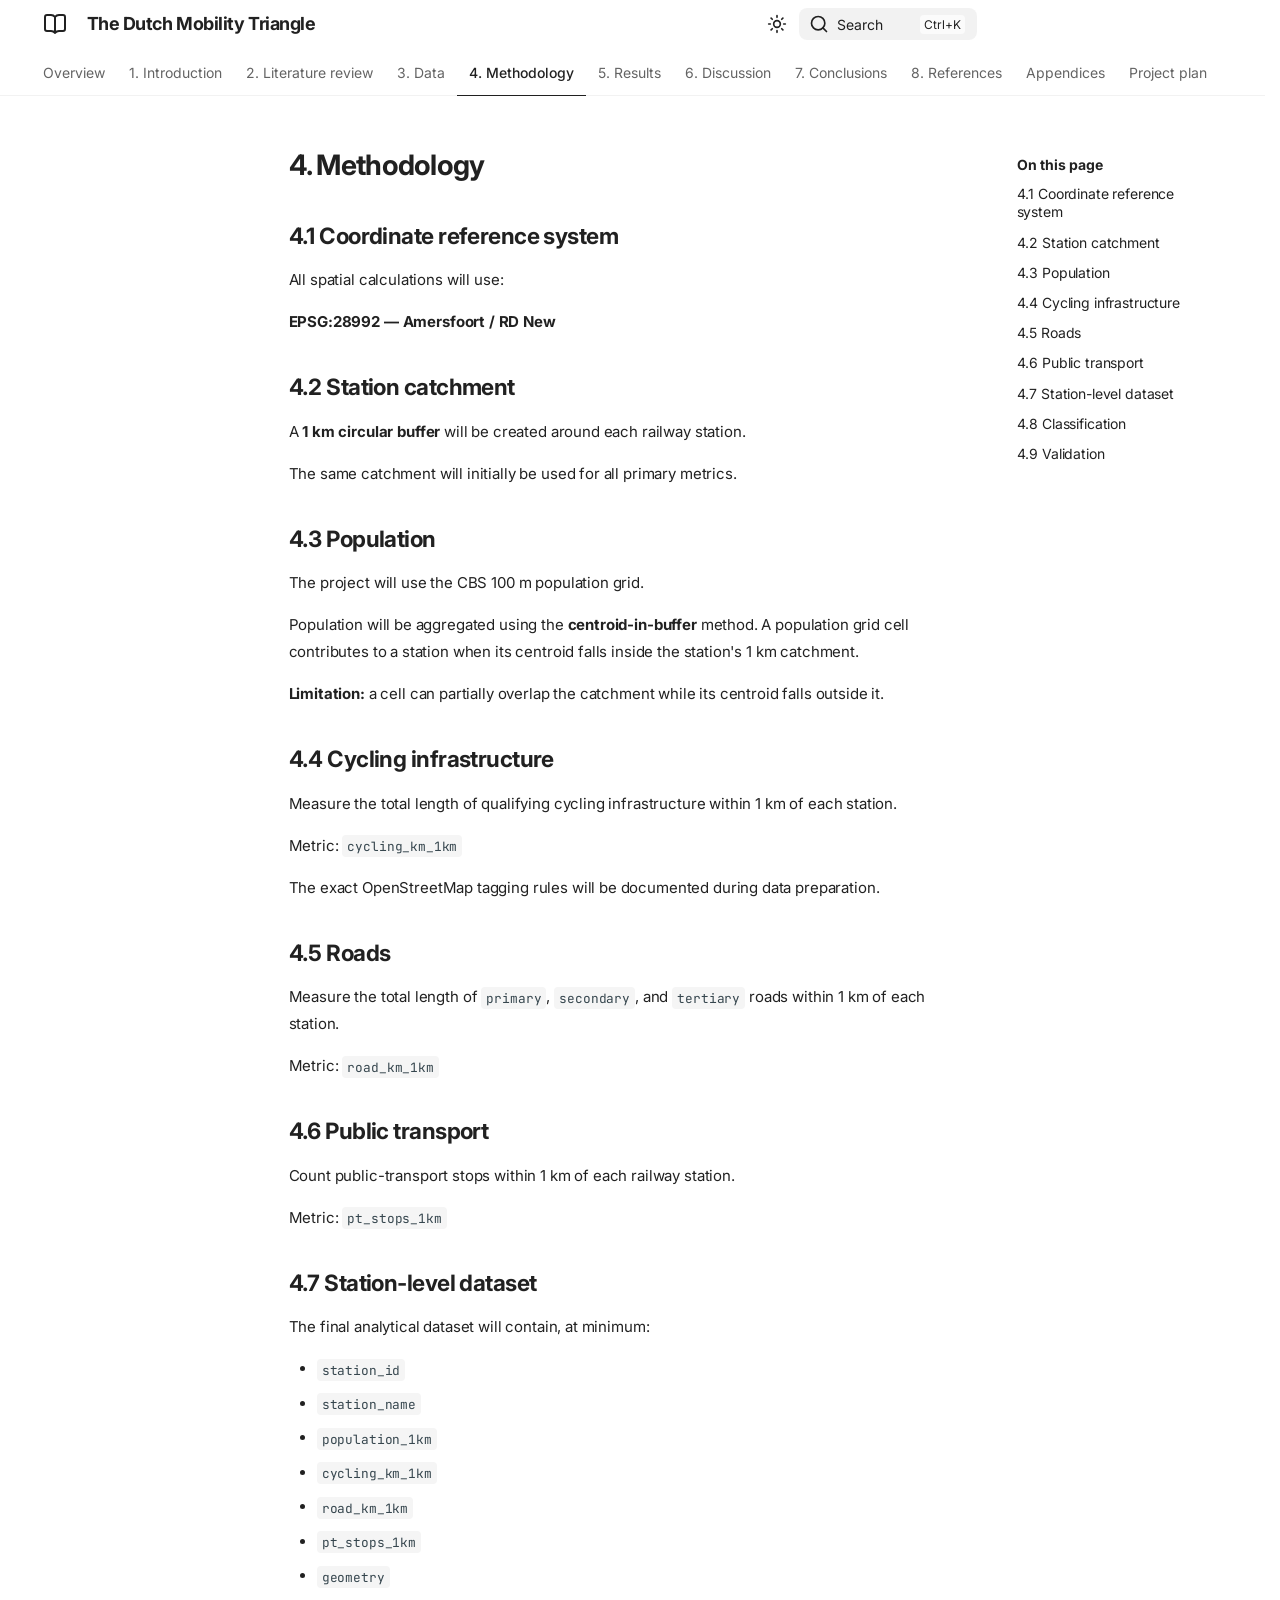
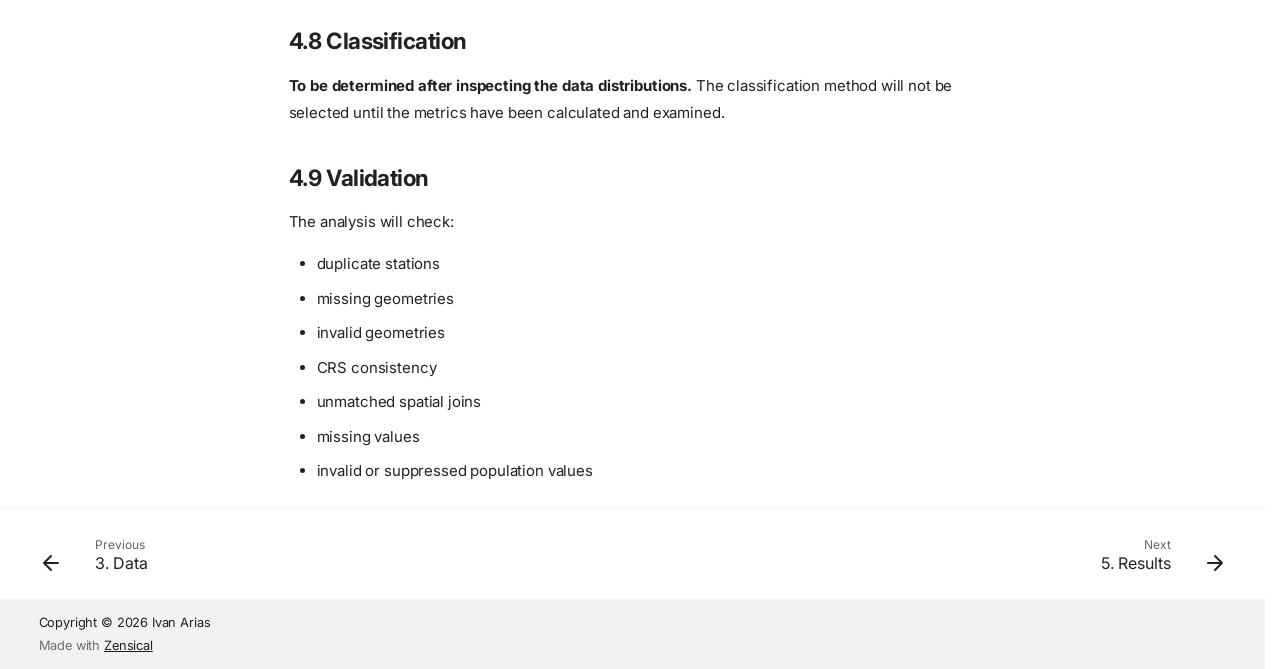
<file: site/methodology/index.html>
<!doctype html>
<html lang="en" class="no-js">
  <head>
    
      <meta charset="utf-8">
      <meta name="viewport" content="width=device-width,initial-scale=1">
      
        <meta name="description" content="A spatial analysis of the multimodal environment around Dutch railway stations.">
      
      
        <meta name="author" content="Ivan Arias">
      
      
        <link rel="canonical" href="https://hcoco1.github.io/dutch-report/methodology/">
      
      
        <link rel="prev" href="../data/">
      
      
        <link rel="next" href="../results/">
      
      
        
      
      
      <link rel="icon" href="../assets/images/favicon.png">
      <meta name="generator" content="zensical-0.0.57">
    
    
      
        <title>4. Methodology - The Dutch Mobility Triangle</title>
      
    
    
      
        
      
      <link rel="stylesheet" href="../assets/stylesheets/modern/main.5da3a30f.min.css">
      
        
          
        
        <link rel="stylesheet" href="../assets/stylesheets/modern/palette.812a03bb.min.css">
      
      


    
    
      
    
    
      
        
        
        <link rel="preconnect" href="https://fonts.gstatic.com" crossorigin>
        <link rel="stylesheet" href="https://fonts.googleapis.com/css?family=Inter:300,300i,400,400i,500,500i,700,700i%7CJetBrains+Mono:400,400i,700,700i&amp;display=fallback">
        <style>:root{--md-text-font:"Inter";--md-code-font:"JetBrains Mono"}</style>
      
    
    
      <link rel="stylesheet" href="../stylesheets/extra.css">
    
    <script>__md_scope=new URL("..",location),__md_scope.pathname.endsWith("/")||(__md_scope=new URL(__md_scope.pathname+"/",location)),__md_hash=e=>[...e].reduce(((e,t)=>(e<<5)-e+t.charCodeAt(0)),0),__md_get=(e,t=localStorage,_=__md_scope)=>JSON.parse(t.getItem(_.pathname+"."+e)),__md_set=(e,t,_=localStorage,a=__md_scope)=>{try{_.setItem(a.pathname+"."+e,JSON.stringify(t))}catch(e){}},document.documentElement.setAttribute("data-platform",navigator.platform)</script>
    
      

    
    
  </head>
  
  
    
    
      
    
    
    
    
    <body dir="ltr" data-md-color-scheme="default" data-md-color-primary="indigo" data-md-color-accent="indigo">
  
    
    <input class="md-toggle" data-md-toggle="drawer" type="checkbox" id="__drawer" autocomplete="off">
    <input class="md-toggle" data-md-toggle="search" type="checkbox" id="__search" autocomplete="off">
    <label class="md-overlay" for="__drawer" aria-label="Navigation"></label>
    <div data-md-component="skip">
      
        
        <a href="#4-methodology" class="md-skip">
          Skip to content
        </a>
      
    </div>
    <div data-md-component="announce">
      
    </div>
    
    
      

  

<header class="md-header md-header--shadow md-header--lifted" data-md-component="header">
  <nav class="md-header__inner md-grid" aria-label="Header">
    <a href="./.." title="The Dutch Mobility Triangle" class="md-header__button md-logo" aria-label="The Dutch Mobility Triangle" data-md-component="logo">
      
  
  <svg xmlns="http://www.w3.org/2000/svg" fill="none" stroke="currentColor" stroke-linecap="round" stroke-linejoin="round" stroke-width="2" class="lucide lucide-book-open" viewBox="0 0 24 24"><path d="M12 5v16M20.001 19A2 2 0 0 0 22 17V5a2 2 0 0 0-1.999-2L16 3.002A5 5 0 0 0 12 5a5 5 0 0 0-4-2H4a2 2 0 0 0-2 2v12a2 2 0 0 0 1.999 2H8a5 5 0 0 1 4 2 5 5 0 0 1 4-2z"/></svg>

    </a>
    <label class="md-header__button md-icon" for="__drawer" aria-label="Navigation">
      
      <svg xmlns="http://www.w3.org/2000/svg" fill="none" stroke="currentColor" stroke-linecap="round" stroke-linejoin="round" stroke-width="2" class="lucide lucide-menu" viewBox="0 0 24 24"><path d="M4 5h16M4 12h16M4 19h16"/></svg>
    </label>
    <div class="md-header__title" data-md-component="header-title">
      <div class="md-header__ellipsis">
        <div class="md-header__topic">
          <span class="md-ellipsis">
            The Dutch Mobility Triangle
          </span>
        </div>
        <div class="md-header__topic" data-md-component="header-topic">
          <span class="md-ellipsis">
            
              4. Methodology
            
          </span>
        </div>
      </div>
    </div>
    
      
        <form class="md-header__option" data-md-component="palette">
  
    
    
    
    <input class="md-option" data-md-color-media="(prefers-color-scheme: light)" data-md-color-scheme="default" data-md-color-primary="indigo" data-md-color-accent="indigo"  aria-label="Switch to dark mode"  type="radio" name="__palette" id="__palette_0">
    
      <label class="md-header__button md-icon" title="Switch to dark mode" for="__palette_1" hidden>
        <svg xmlns="http://www.w3.org/2000/svg" fill="none" stroke="currentColor" stroke-linecap="round" stroke-linejoin="round" stroke-width="2" class="lucide lucide-sun" viewBox="0 0 24 24"><circle cx="12" cy="12" r="4"/><path d="M12 2v2M12 20v2M4.93 4.93l1.41 1.41M17.66 17.66l1.41 1.41M2 12h2M20 12h2M6.34 17.66l-1.41 1.41M19.07 4.93l-1.41 1.41"/></svg>
      </label>
    
  
    
    
    
    <input class="md-option" data-md-color-media="(prefers-color-scheme: dark)" data-md-color-scheme="slate" data-md-color-primary="indigo" data-md-color-accent="indigo"  aria-label="Switch to light mode"  type="radio" name="__palette" id="__palette_1">
    
      <label class="md-header__button md-icon" title="Switch to light mode" for="__palette_0" hidden>
        <svg xmlns="http://www.w3.org/2000/svg" fill="none" stroke="currentColor" stroke-linecap="round" stroke-linejoin="round" stroke-width="2" class="lucide lucide-moon" viewBox="0 0 24 24"><path d="M20.985 12.486a9 9 0 1 1-9.473-9.472c.405-.022.617.46.402.803a6 6 0 0 0 8.268 8.268c.344-.215.825-.004.803.401"/></svg>
      </label>
    
  
</form>
      
    
    
      <script>var palette=__md_get("__palette");if(palette&&palette.color){if("(prefers-color-scheme)"===palette.color.media){var media=matchMedia("(prefers-color-scheme: light)"),input=document.querySelector(media.matches?"[data-md-color-media='(prefers-color-scheme: light)']":"[data-md-color-media='(prefers-color-scheme: dark)']");palette.color.media=input.getAttribute("data-md-color-media"),palette.color.scheme=input.getAttribute("data-md-color-scheme"),palette.color.primary=input.getAttribute("data-md-color-primary"),palette.color.accent=input.getAttribute("data-md-color-accent")}for(var[key,value]of Object.entries(palette.color))document.body.setAttribute("data-md-color-"+key,value)}</script>
    
    
    
      
      
        <label class="md-header__button md-icon" for="__search" aria-label="Search">
          
          <svg xmlns="http://www.w3.org/2000/svg" fill="none" stroke="currentColor" stroke-linecap="round" stroke-linejoin="round" stroke-width="2" class="lucide lucide-search" viewBox="0 0 24 24"><path d="m21 21-4.34-4.34"/><circle cx="11" cy="11" r="8"/></svg>
        </label>
        <div class="md-search" data-md-component="search" role="dialog" aria-label="Search">
  <button type="button" class="md-search__button">
    Search
  </button>
</div>
      
    
    <div class="md-header__source">
      
    </div>
  </nav>
  
    
      
<nav class="md-tabs" aria-label="Tabs" data-md-component="tabs">
  <div class="md-grid">
    <ul class="md-tabs__list">
      
        
  
  
  
  
    <li class="md-tabs__item">
      <a href="./.." class="md-tabs__link">
        
  
  Overview

      </a>
    </li>
  

      
        
  
  
  
  
    <li class="md-tabs__item">
      <a href="../introduction/" class="md-tabs__link">
        
  
  1. Introduction

      </a>
    </li>
  

      
        
  
  
  
  
    <li class="md-tabs__item">
      <a href="../literature-review/" class="md-tabs__link">
        
  
  2. Literature review

      </a>
    </li>
  

      
        
  
  
  
  
    <li class="md-tabs__item">
      <a href="../data/" class="md-tabs__link">
        
  
  3. Data

      </a>
    </li>
  

      
        
  
  
  
    
  
  
    <li class="md-tabs__item md-tabs__item--active">
      <a href="././" class="md-tabs__link">
        
  
  4. Methodology

      </a>
    </li>
  

      
        
  
  
  
  
    <li class="md-tabs__item">
      <a href="../results/" class="md-tabs__link">
        
  
  5. Results

      </a>
    </li>
  

      
        
  
  
  
  
    <li class="md-tabs__item">
      <a href="../discussion/" class="md-tabs__link">
        
  
  6. Discussion

      </a>
    </li>
  

      
        
  
  
  
  
    <li class="md-tabs__item">
      <a href="../conclusions/" class="md-tabs__link">
        
  
  7. Conclusions

      </a>
    </li>
  

      
        
  
  
  
  
    <li class="md-tabs__item">
      <a href="../references/" class="md-tabs__link">
        
  
  8. References

      </a>
    </li>
  

      
        
  
  
  
  
    <li class="md-tabs__item">
      <a href="../appendices/" class="md-tabs__link">
        
  
  Appendices

      </a>
    </li>
  

      
        
  
  
  
  
    <li class="md-tabs__item">
      <a href="../project-plan/" class="md-tabs__link">
        
  
  Project plan

      </a>
    </li>
  

      
    </ul>
  </div>
</nav>
    
  
</header>
    
    <div class="md-container" data-md-component="container">
      
      
        
      
      <main class="md-main" data-md-component="main">
        <div class="md-main__inner md-grid">
          
            
              
              <div class="md-sidebar md-sidebar--primary" data-md-component="sidebar" data-md-type="navigation" >
                <div class="md-sidebar__scrollwrap">
                  <div class="md-sidebar__inner">
                    


  


<nav class="md-nav md-nav--primary md-nav--lifted" aria-label="Navigation" data-md-level="0">
  <label class="md-nav__title" for="__drawer">
    <a href="./.." title="The Dutch Mobility Triangle" class="md-nav__button md-logo" aria-label="The Dutch Mobility Triangle" data-md-component="logo">
      
  
  <svg xmlns="http://www.w3.org/2000/svg" fill="none" stroke="currentColor" stroke-linecap="round" stroke-linejoin="round" stroke-width="2" class="lucide lucide-book-open" viewBox="0 0 24 24"><path d="M12 5v16M20.001 19A2 2 0 0 0 22 17V5a2 2 0 0 0-1.999-2L16 3.002A5 5 0 0 0 12 5a5 5 0 0 0-4-2H4a2 2 0 0 0-2 2v12a2 2 0 0 0 1.999 2H8a5 5 0 0 1 4 2 5 5 0 0 1 4-2z"/></svg>

    </a>
    The Dutch Mobility Triangle
  </label>
  
  <ul class="md-nav__list" data-md-scrollfix>
    
      
      
  
  
  
  
    <li class="md-nav__item">
      <a href="./.." class="md-nav__link">
        
  
  
  <span class="md-ellipsis">
    
  
  Overview

    
  </span>
  
  

      </a>
    </li>
  

    
      
      
  
  
  
  
    <li class="md-nav__item">
      <a href="../introduction/" class="md-nav__link">
        
  
  
  <span class="md-ellipsis">
    
  
  1. Introduction

    
  </span>
  
  

      </a>
    </li>
  

    
      
      
  
  
  
  
    <li class="md-nav__item">
      <a href="../literature-review/" class="md-nav__link">
        
  
  
  <span class="md-ellipsis">
    
  
  2. Literature review

    
  </span>
  
  

      </a>
    </li>
  

    
      
      
  
  
  
  
    <li class="md-nav__item">
      <a href="../data/" class="md-nav__link">
        
  
  
  <span class="md-ellipsis">
    
  
  3. Data

    
  </span>
  
  

      </a>
    </li>
  

    
      
      
  
  
    
  
  
  
    <li class="md-nav__item md-nav__item--active">
      
      
      
      
        
      
      
        <label class="md-nav__link md-nav__link--active" for="__toc">
          
  
  
  <span class="md-ellipsis">
    
  
  4. Methodology

    
  </span>
  
  

          <span class="md-nav__icon md-icon"></span>
        </label>
      
      <a href="././" class="md-nav__link md-nav__link--active">
        
  
  
  <span class="md-ellipsis">
    
  
  4. Methodology

    
  </span>
  
  

      </a>
      
        


<nav class="md-nav md-nav--secondary" aria-label="On this page">
  
  
  
    
  
  
    <label class="md-nav__title" for="__toc">
      <span class="md-nav__icon md-icon"></span>
      On this page
    </label>
    <ul class="md-nav__list" data-md-component="toc" data-md-scrollfix>
      
        <li class="md-nav__item">
  <a href="#41-coordinate-reference-system" class="md-nav__link">
    <span class="md-ellipsis">
      <span class="md-typeset">
        4.1 Coordinate reference system
      </span>
    </span>
  </a>
  
</li>
      
        <li class="md-nav__item">
  <a href="#42-station-catchment" class="md-nav__link">
    <span class="md-ellipsis">
      <span class="md-typeset">
        4.2 Station catchment
      </span>
    </span>
  </a>
  
</li>
      
        <li class="md-nav__item">
  <a href="#43-population" class="md-nav__link">
    <span class="md-ellipsis">
      <span class="md-typeset">
        4.3 Population
      </span>
    </span>
  </a>
  
</li>
      
        <li class="md-nav__item">
  <a href="#44-cycling-infrastructure" class="md-nav__link">
    <span class="md-ellipsis">
      <span class="md-typeset">
        4.4 Cycling infrastructure
      </span>
    </span>
  </a>
  
</li>
      
        <li class="md-nav__item">
  <a href="#45-roads" class="md-nav__link">
    <span class="md-ellipsis">
      <span class="md-typeset">
        4.5 Roads
      </span>
    </span>
  </a>
  
</li>
      
        <li class="md-nav__item">
  <a href="#46-public-transport" class="md-nav__link">
    <span class="md-ellipsis">
      <span class="md-typeset">
        4.6 Public transport
      </span>
    </span>
  </a>
  
</li>
      
        <li class="md-nav__item">
  <a href="#47-station-level-dataset" class="md-nav__link">
    <span class="md-ellipsis">
      <span class="md-typeset">
        4.7 Station-level dataset
      </span>
    </span>
  </a>
  
</li>
      
        <li class="md-nav__item">
  <a href="#48-classification" class="md-nav__link">
    <span class="md-ellipsis">
      <span class="md-typeset">
        4.8 Classification
      </span>
    </span>
  </a>
  
</li>
      
        <li class="md-nav__item">
  <a href="#49-validation" class="md-nav__link">
    <span class="md-ellipsis">
      <span class="md-typeset">
        4.9 Validation
      </span>
    </span>
  </a>
  
</li>
      
    </ul>
  
</nav>
      
    </li>
  

    
      
      
  
  
  
  
    <li class="md-nav__item">
      <a href="../results/" class="md-nav__link">
        
  
  
  <span class="md-ellipsis">
    
  
  5. Results

    
  </span>
  
  

      </a>
    </li>
  

    
      
      
  
  
  
  
    <li class="md-nav__item">
      <a href="../discussion/" class="md-nav__link">
        
  
  
  <span class="md-ellipsis">
    
  
  6. Discussion

    
  </span>
  
  

      </a>
    </li>
  

    
      
      
  
  
  
  
    <li class="md-nav__item">
      <a href="../conclusions/" class="md-nav__link">
        
  
  
  <span class="md-ellipsis">
    
  
  7. Conclusions

    
  </span>
  
  

      </a>
    </li>
  

    
      
      
  
  
  
  
    <li class="md-nav__item">
      <a href="../references/" class="md-nav__link">
        
  
  
  <span class="md-ellipsis">
    
  
  8. References

    
  </span>
  
  

      </a>
    </li>
  

    
      
      
  
  
  
  
    <li class="md-nav__item">
      <a href="../appendices/" class="md-nav__link">
        
  
  
  <span class="md-ellipsis">
    
  
  Appendices

    
  </span>
  
  

      </a>
    </li>
  

    
      
      
  
  
  
  
    <li class="md-nav__item">
      <a href="../project-plan/" class="md-nav__link">
        
  
  
  <span class="md-ellipsis">
    
  
  Project plan

    
  </span>
  
  

      </a>
    </li>
  

    
  </ul>
</nav>
                  </div>
                </div>
              </div>
            
            
              
              <div class="md-sidebar md-sidebar--secondary" data-md-component="sidebar" data-md-type="toc" >
                <div class="md-sidebar__scrollwrap">
                  
                    
                    
                    
                      
                    
                    
                      <input class="md-nav__toggle md-toggle" type="checkbox" id="__toc">
                      <div class="md-sidebar-button__wrapper">
                        <label class="md-sidebar-button" for="__toc"></label>
                      </div>
                    
                  
                  <div class="md-sidebar__inner">
                    


<nav class="md-nav md-nav--secondary" aria-label="On this page">
  
  
  
    
  
  
    <label class="md-nav__title" for="__toc">
      <span class="md-nav__icon md-icon"></span>
      On this page
    </label>
    <ul class="md-nav__list" data-md-component="toc" data-md-scrollfix>
      
        <li class="md-nav__item">
  <a href="#41-coordinate-reference-system" class="md-nav__link">
    <span class="md-ellipsis">
      <span class="md-typeset">
        4.1 Coordinate reference system
      </span>
    </span>
  </a>
  
</li>
      
        <li class="md-nav__item">
  <a href="#42-station-catchment" class="md-nav__link">
    <span class="md-ellipsis">
      <span class="md-typeset">
        4.2 Station catchment
      </span>
    </span>
  </a>
  
</li>
      
        <li class="md-nav__item">
  <a href="#43-population" class="md-nav__link">
    <span class="md-ellipsis">
      <span class="md-typeset">
        4.3 Population
      </span>
    </span>
  </a>
  
</li>
      
        <li class="md-nav__item">
  <a href="#44-cycling-infrastructure" class="md-nav__link">
    <span class="md-ellipsis">
      <span class="md-typeset">
        4.4 Cycling infrastructure
      </span>
    </span>
  </a>
  
</li>
      
        <li class="md-nav__item">
  <a href="#45-roads" class="md-nav__link">
    <span class="md-ellipsis">
      <span class="md-typeset">
        4.5 Roads
      </span>
    </span>
  </a>
  
</li>
      
        <li class="md-nav__item">
  <a href="#46-public-transport" class="md-nav__link">
    <span class="md-ellipsis">
      <span class="md-typeset">
        4.6 Public transport
      </span>
    </span>
  </a>
  
</li>
      
        <li class="md-nav__item">
  <a href="#47-station-level-dataset" class="md-nav__link">
    <span class="md-ellipsis">
      <span class="md-typeset">
        4.7 Station-level dataset
      </span>
    </span>
  </a>
  
</li>
      
        <li class="md-nav__item">
  <a href="#48-classification" class="md-nav__link">
    <span class="md-ellipsis">
      <span class="md-typeset">
        4.8 Classification
      </span>
    </span>
  </a>
  
</li>
      
        <li class="md-nav__item">
  <a href="#49-validation" class="md-nav__link">
    <span class="md-ellipsis">
      <span class="md-typeset">
        4.9 Validation
      </span>
    </span>
  </a>
  
</li>
      
    </ul>
  
</nav>
                  </div>
                </div>
              </div>
            
          
          
            <div class="md-content" data-md-component="content">
              
                



  


              
              <article class="md-content__inner md-typeset">
                
                  

<h1 id="4-methodology">4. Methodology<a class="headerlink" href="#4-methodology" title="Permanent link">&para;</a></h1>
<h2 id="41-coordinate-reference-system">4.1 Coordinate reference system<a class="headerlink" href="#41-coordinate-reference-system" title="Permanent link">&para;</a></h2>
<p>All spatial calculations will use:</p>
<p><strong>EPSG:28992 — Amersfoort / RD New</strong></p>
<h2 id="42-station-catchment">4.2 Station catchment<a class="headerlink" href="#42-station-catchment" title="Permanent link">&para;</a></h2>
<p>A <strong>1 km circular buffer</strong> will be created around each railway station.</p>
<p>The same catchment will initially be used for all primary metrics.</p>
<h2 id="43-population">4.3 Population<a class="headerlink" href="#43-population" title="Permanent link">&para;</a></h2>
<p>The project will use the CBS 100 m population grid.</p>
<p>Population will be aggregated using the <strong>centroid-in-buffer</strong> method. A population grid cell contributes to a station when its centroid falls inside the station's 1 km catchment.</p>
<p><strong>Limitation:</strong> a cell can partially overlap the catchment while its centroid falls outside it.</p>
<h2 id="44-cycling-infrastructure">4.4 Cycling infrastructure<a class="headerlink" href="#44-cycling-infrastructure" title="Permanent link">&para;</a></h2>
<p>Measure the total length of qualifying cycling infrastructure within 1 km of each station.</p>
<p>Metric: <code>cycling_km_1km</code></p>
<p>The exact OpenStreetMap tagging rules will be documented during data preparation.</p>
<h2 id="45-roads">4.5 Roads<a class="headerlink" href="#45-roads" title="Permanent link">&para;</a></h2>
<p>Measure the total length of <code>primary</code>, <code>secondary</code>, and <code>tertiary</code> roads within 1 km of each station.</p>
<p>Metric: <code>road_km_1km</code></p>
<h2 id="46-public-transport">4.6 Public transport<a class="headerlink" href="#46-public-transport" title="Permanent link">&para;</a></h2>
<p>Count public-transport stops within 1 km of each railway station.</p>
<p>Metric: <code>pt_stops_1km</code></p>
<h2 id="47-station-level-dataset">4.7 Station-level dataset<a class="headerlink" href="#47-station-level-dataset" title="Permanent link">&para;</a></h2>
<p>The final analytical dataset will contain, at minimum:</p>
<ul>
<li><code>station_id</code></li>
<li><code>station_name</code></li>
<li><code>population_1km</code></li>
<li><code>cycling_km_1km</code></li>
<li><code>road_km_1km</code></li>
<li><code>pt_stops_1km</code></li>
<li><code>geometry</code></li>
</ul>
<h2 id="48-classification">4.8 Classification<a class="headerlink" href="#48-classification" title="Permanent link">&para;</a></h2>
<p><strong>To be determined after inspecting the data distributions.</strong> The classification method will not be selected until the metrics have been calculated and examined.</p>
<h2 id="49-validation">4.9 Validation<a class="headerlink" href="#49-validation" title="Permanent link">&para;</a></h2>
<p>The analysis will check:</p>
<ul>
<li>duplicate stations</li>
<li>missing geometries</li>
<li>invalid geometries</li>
<li>CRS consistency</li>
<li>unmatched spatial joins</li>
<li>missing values</li>
<li>invalid or suppressed population values</li>
</ul>














                
              </article>
            </div>
          
          
<script>var target=document.getElementById(location.hash.slice(1));target&&target.name&&(target.checked=target.name.startsWith("__tabbed_"))</script>
        </div>
        
          <button type="button" class="md-top md-icon" data-md-component="top" hidden>
  
  <svg xmlns="http://www.w3.org/2000/svg" fill="none" stroke="currentColor" stroke-linecap="round" stroke-linejoin="round" stroke-width="2" class="lucide lucide-circle-arrow-up" viewBox="0 0 24 24"><circle cx="12" cy="12" r="10"/><path d="m16 12-4-4-4 4M12 16V8"/></svg>
  Back to top
</button>
        
      </main>
      
        <footer class="md-footer">
  
    
      
      <nav class="md-footer__inner md-grid" aria-label="Footer" >
        
          
          <a href="../data/" class="md-footer__link md-footer__link--prev" aria-label="Previous: 3. Data">
            <div class="md-footer__button md-icon">
              
              <svg xmlns="http://www.w3.org/2000/svg" fill="none" stroke="currentColor" stroke-linecap="round" stroke-linejoin="round" stroke-width="2" class="lucide lucide-arrow-left" viewBox="0 0 24 24"><path d="m12 19-7-7 7-7M19 12H5"/></svg>
            </div>
            <div class="md-footer__title">
              <span class="md-footer__direction">
                Previous
              </span>
              <div class="md-ellipsis">
                3. Data
              </div>
            </div>
          </a>
        
        
          
          <a href="../results/" class="md-footer__link md-footer__link--next" aria-label="Next: 5. Results">
            <div class="md-footer__title">
              <span class="md-footer__direction">
                Next
              </span>
              <div class="md-ellipsis">
                5. Results
              </div>
            </div>
            <div class="md-footer__button md-icon">
              
              <svg xmlns="http://www.w3.org/2000/svg" fill="none" stroke="currentColor" stroke-linecap="round" stroke-linejoin="round" stroke-width="2" class="lucide lucide-arrow-right" viewBox="0 0 24 24"><path d="M5 12h14M12 5l7 7-7 7"/></svg>
            </div>
          </a>
        
      </nav>
    
  
  <div class="md-footer-meta md-typeset">
    <div class="md-footer-meta__inner md-grid">
      <div class="md-copyright">
  
    <div class="md-copyright__highlight">
      Copyright &copy; 2026 Ivan Arias
    </div>
  
  
    Made with
    <a href="https://zensical.org/" target="_blank" rel="noopener">
      Zensical
    </a>
  
</div>
      
    </div>
  </div>
</footer>
      
    </div>
    <div class="md-dialog" data-md-component="dialog">
      <div class="md-dialog__inner md-typeset"></div>
    </div>
    
    
    
      
      
      <script id="__config" type="application/json">{"annotate":null,"base":"..","features":["content.code.copy","content.tooltips","navigation.tabs","navigation.tabs.sticky","navigation.sections","navigation.expand","navigation.indexes","navigation.instant","navigation.instant.prefetch","navigation.path","navigation.top","navigation.footer","toc.follow","search.highlight","content.code.annotate"],"search":"../assets/javascripts/workers/search.7d14d953.min.js","tags":null,"translations":{"clipboard.copied":"Copied to clipboard","clipboard.copy":"Copy to clipboard","search.result.more.one":"1 more on this page","search.result.more.other":"# more on this page","search.result.none":"No matching documents","search.result.one":"1 matching document","search.result.other":"# matching documents","search.result.placeholder":"Type to start searching","search.result.term.missing":"Missing","select.version":"Select version"},"version":null}</script>
    
    
      <script src="../assets/javascripts/bundle.49251538.min.js"></script>
      
    
  </body>
</html>
</file>
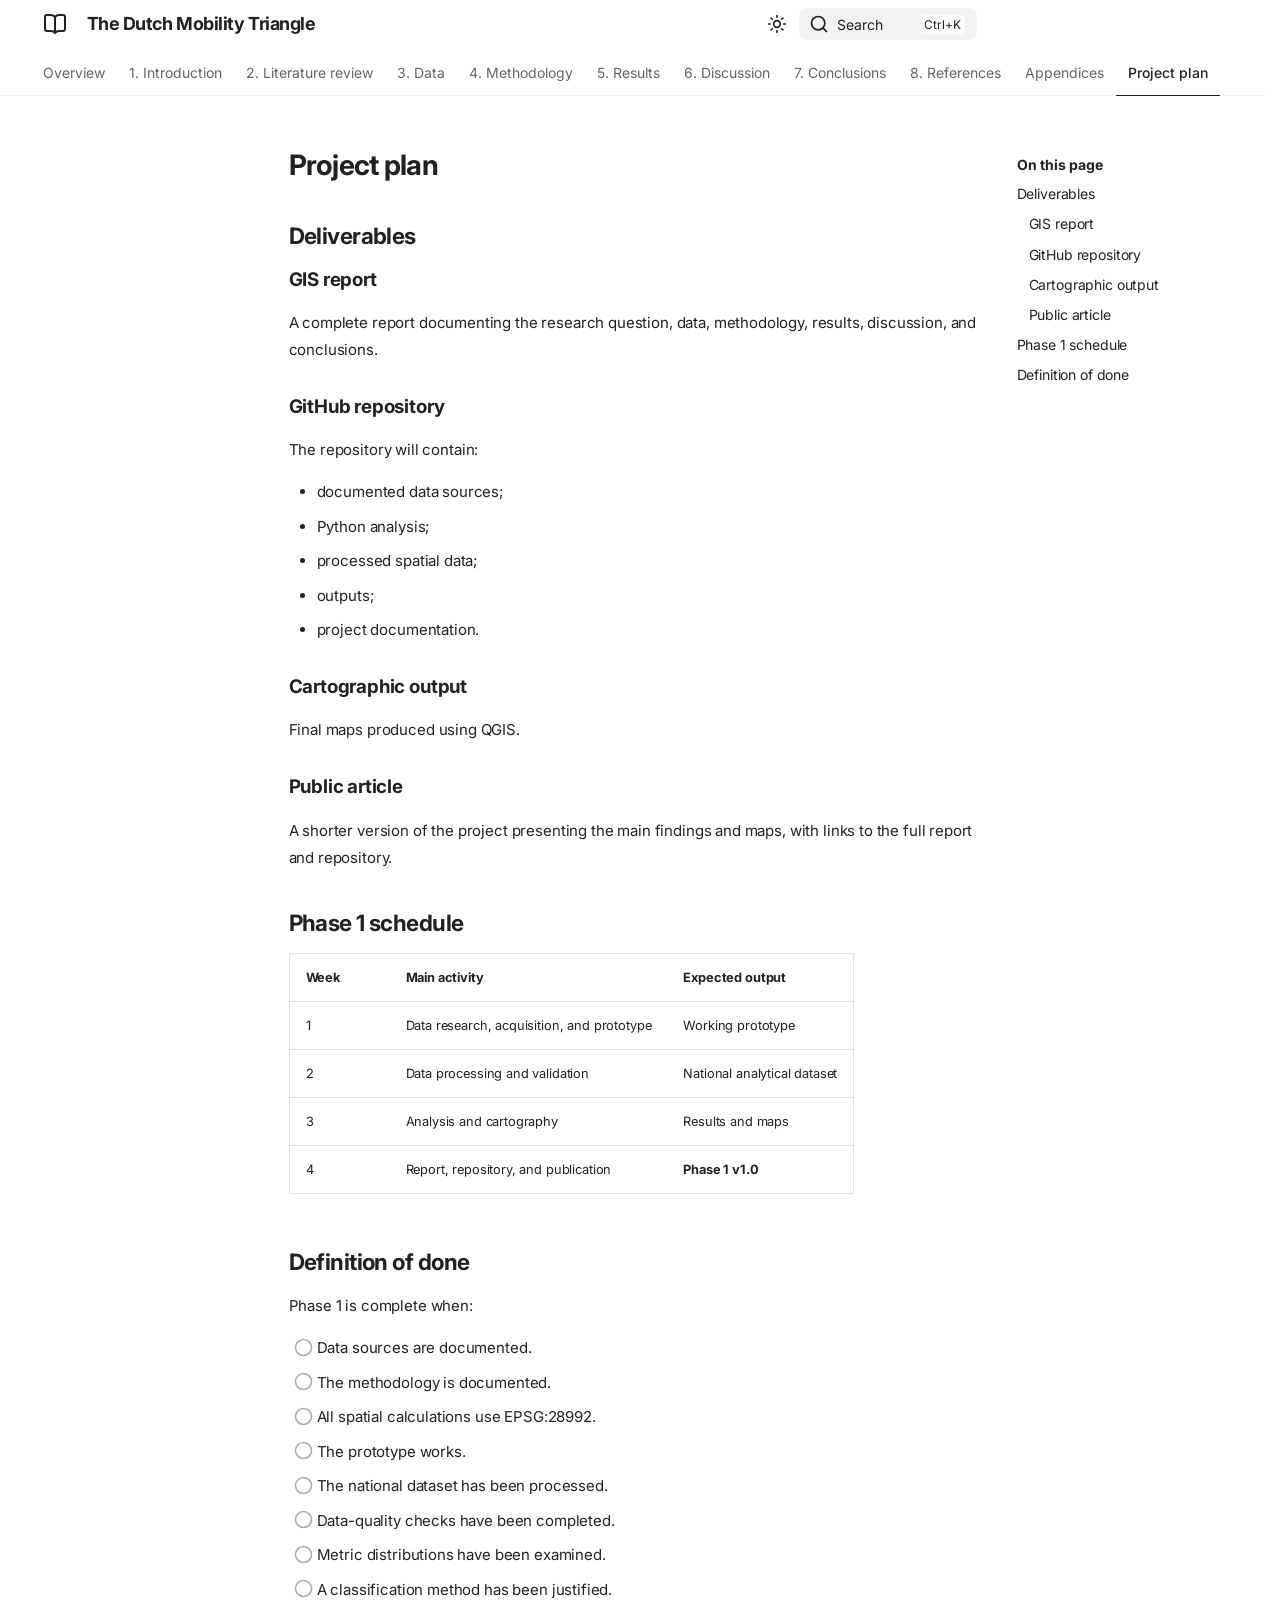
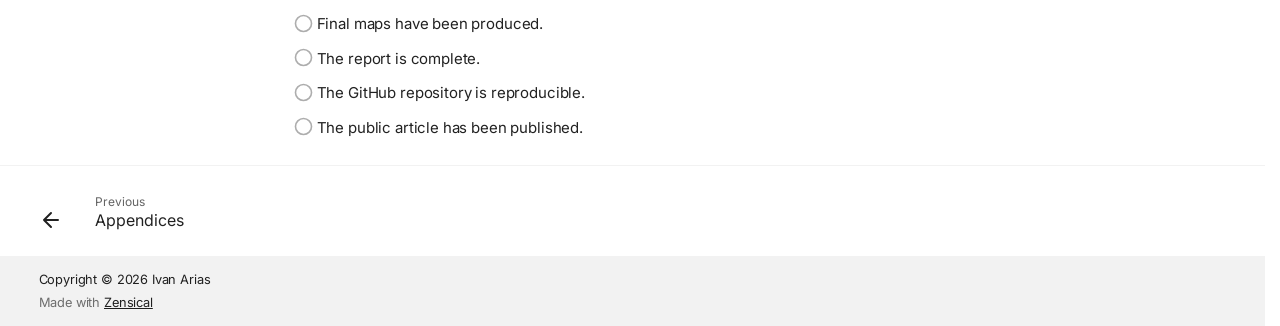
<file: site/project-plan/index.html>
<!doctype html>
<html lang="en" class="no-js">
  <head>
    
      <meta charset="utf-8">
      <meta name="viewport" content="width=device-width,initial-scale=1">
      
        <meta name="description" content="A spatial analysis of the multimodal environment around Dutch railway stations.">
      
      
        <meta name="author" content="Ivan Arias">
      
      
        <link rel="canonical" href="https://hcoco1.github.io/dutch-report/project-plan/">
      
      
        <link rel="prev" href="../appendices/">
      
      
      
        
      
      
      <link rel="icon" href="../assets/images/favicon.png">
      <meta name="generator" content="zensical-0.0.57">
    
    
      
        <title>Project plan - The Dutch Mobility Triangle</title>
      
    
    
      
        
      
      <link rel="stylesheet" href="../assets/stylesheets/modern/main.5da3a30f.min.css">
      
        
          
        
        <link rel="stylesheet" href="../assets/stylesheets/modern/palette.812a03bb.min.css">
      
      


    
    
      
    
    
      
        
        
        <link rel="preconnect" href="https://fonts.gstatic.com" crossorigin>
        <link rel="stylesheet" href="https://fonts.googleapis.com/css?family=Inter:300,300i,400,400i,500,500i,700,700i%7CJetBrains+Mono:400,400i,700,700i&amp;display=fallback">
        <style>:root{--md-text-font:"Inter";--md-code-font:"JetBrains Mono"}</style>
      
    
    
      <link rel="stylesheet" href="../stylesheets/extra.css">
    
    <script>__md_scope=new URL("..",location),__md_scope.pathname.endsWith("/")||(__md_scope=new URL(__md_scope.pathname+"/",location)),__md_hash=e=>[...e].reduce(((e,t)=>(e<<5)-e+t.charCodeAt(0)),0),__md_get=(e,t=localStorage,_=__md_scope)=>JSON.parse(t.getItem(_.pathname+"."+e)),__md_set=(e,t,_=localStorage,a=__md_scope)=>{try{_.setItem(a.pathname+"."+e,JSON.stringify(t))}catch(e){}},document.documentElement.setAttribute("data-platform",navigator.platform)</script>
    
      

    
    
  </head>
  
  
    
    
      
    
    
    
    
    <body dir="ltr" data-md-color-scheme="default" data-md-color-primary="indigo" data-md-color-accent="indigo">
  
    
    <input class="md-toggle" data-md-toggle="drawer" type="checkbox" id="__drawer" autocomplete="off">
    <input class="md-toggle" data-md-toggle="search" type="checkbox" id="__search" autocomplete="off">
    <label class="md-overlay" for="__drawer" aria-label="Navigation"></label>
    <div data-md-component="skip">
      
        
        <a href="#project-plan" class="md-skip">
          Skip to content
        </a>
      
    </div>
    <div data-md-component="announce">
      
    </div>
    
    
      

  

<header class="md-header md-header--shadow md-header--lifted" data-md-component="header">
  <nav class="md-header__inner md-grid" aria-label="Header">
    <a href="./.." title="The Dutch Mobility Triangle" class="md-header__button md-logo" aria-label="The Dutch Mobility Triangle" data-md-component="logo">
      
  
  <svg xmlns="http://www.w3.org/2000/svg" fill="none" stroke="currentColor" stroke-linecap="round" stroke-linejoin="round" stroke-width="2" class="lucide lucide-book-open" viewBox="0 0 24 24"><path d="M12 5v16M20.001 19A2 2 0 0 0 22 17V5a2 2 0 0 0-1.999-2L16 3.002A5 5 0 0 0 12 5a5 5 0 0 0-4-2H4a2 2 0 0 0-2 2v12a2 2 0 0 0 1.999 2H8a5 5 0 0 1 4 2 5 5 0 0 1 4-2z"/></svg>

    </a>
    <label class="md-header__button md-icon" for="__drawer" aria-label="Navigation">
      
      <svg xmlns="http://www.w3.org/2000/svg" fill="none" stroke="currentColor" stroke-linecap="round" stroke-linejoin="round" stroke-width="2" class="lucide lucide-menu" viewBox="0 0 24 24"><path d="M4 5h16M4 12h16M4 19h16"/></svg>
    </label>
    <div class="md-header__title" data-md-component="header-title">
      <div class="md-header__ellipsis">
        <div class="md-header__topic">
          <span class="md-ellipsis">
            The Dutch Mobility Triangle
          </span>
        </div>
        <div class="md-header__topic" data-md-component="header-topic">
          <span class="md-ellipsis">
            
              Project plan
            
          </span>
        </div>
      </div>
    </div>
    
      
        <form class="md-header__option" data-md-component="palette">
  
    
    
    
    <input class="md-option" data-md-color-media="(prefers-color-scheme: light)" data-md-color-scheme="default" data-md-color-primary="indigo" data-md-color-accent="indigo"  aria-label="Switch to dark mode"  type="radio" name="__palette" id="__palette_0">
    
      <label class="md-header__button md-icon" title="Switch to dark mode" for="__palette_1" hidden>
        <svg xmlns="http://www.w3.org/2000/svg" fill="none" stroke="currentColor" stroke-linecap="round" stroke-linejoin="round" stroke-width="2" class="lucide lucide-sun" viewBox="0 0 24 24"><circle cx="12" cy="12" r="4"/><path d="M12 2v2M12 20v2M4.93 4.93l1.41 1.41M17.66 17.66l1.41 1.41M2 12h2M20 12h2M6.34 17.66l-1.41 1.41M19.07 4.93l-1.41 1.41"/></svg>
      </label>
    
  
    
    
    
    <input class="md-option" data-md-color-media="(prefers-color-scheme: dark)" data-md-color-scheme="slate" data-md-color-primary="indigo" data-md-color-accent="indigo"  aria-label="Switch to light mode"  type="radio" name="__palette" id="__palette_1">
    
      <label class="md-header__button md-icon" title="Switch to light mode" for="__palette_0" hidden>
        <svg xmlns="http://www.w3.org/2000/svg" fill="none" stroke="currentColor" stroke-linecap="round" stroke-linejoin="round" stroke-width="2" class="lucide lucide-moon" viewBox="0 0 24 24"><path d="M20.985 12.486a9 9 0 1 1-9.473-9.472c.405-.022.617.46.402.803a6 6 0 0 0 8.268 8.268c.344-.215.825-.004.803.401"/></svg>
      </label>
    
  
</form>
      
    
    
      <script>var palette=__md_get("__palette");if(palette&&palette.color){if("(prefers-color-scheme)"===palette.color.media){var media=matchMedia("(prefers-color-scheme: light)"),input=document.querySelector(media.matches?"[data-md-color-media='(prefers-color-scheme: light)']":"[data-md-color-media='(prefers-color-scheme: dark)']");palette.color.media=input.getAttribute("data-md-color-media"),palette.color.scheme=input.getAttribute("data-md-color-scheme"),palette.color.primary=input.getAttribute("data-md-color-primary"),palette.color.accent=input.getAttribute("data-md-color-accent")}for(var[key,value]of Object.entries(palette.color))document.body.setAttribute("data-md-color-"+key,value)}</script>
    
    
    
      
      
        <label class="md-header__button md-icon" for="__search" aria-label="Search">
          
          <svg xmlns="http://www.w3.org/2000/svg" fill="none" stroke="currentColor" stroke-linecap="round" stroke-linejoin="round" stroke-width="2" class="lucide lucide-search" viewBox="0 0 24 24"><path d="m21 21-4.34-4.34"/><circle cx="11" cy="11" r="8"/></svg>
        </label>
        <div class="md-search" data-md-component="search" role="dialog" aria-label="Search">
  <button type="button" class="md-search__button">
    Search
  </button>
</div>
      
    
    <div class="md-header__source">
      
    </div>
  </nav>
  
    
      
<nav class="md-tabs" aria-label="Tabs" data-md-component="tabs">
  <div class="md-grid">
    <ul class="md-tabs__list">
      
        
  
  
  
  
    <li class="md-tabs__item">
      <a href="./.." class="md-tabs__link">
        
  
  Overview

      </a>
    </li>
  

      
        
  
  
  
  
    <li class="md-tabs__item">
      <a href="../introduction/" class="md-tabs__link">
        
  
  1. Introduction

      </a>
    </li>
  

      
        
  
  
  
  
    <li class="md-tabs__item">
      <a href="../literature-review/" class="md-tabs__link">
        
  
  2. Literature review

      </a>
    </li>
  

      
        
  
  
  
  
    <li class="md-tabs__item">
      <a href="../data/" class="md-tabs__link">
        
  
  3. Data

      </a>
    </li>
  

      
        
  
  
  
  
    <li class="md-tabs__item">
      <a href="../methodology/" class="md-tabs__link">
        
  
  4. Methodology

      </a>
    </li>
  

      
        
  
  
  
  
    <li class="md-tabs__item">
      <a href="../results/" class="md-tabs__link">
        
  
  5. Results

      </a>
    </li>
  

      
        
  
  
  
  
    <li class="md-tabs__item">
      <a href="../discussion/" class="md-tabs__link">
        
  
  6. Discussion

      </a>
    </li>
  

      
        
  
  
  
  
    <li class="md-tabs__item">
      <a href="../conclusions/" class="md-tabs__link">
        
  
  7. Conclusions

      </a>
    </li>
  

      
        
  
  
  
  
    <li class="md-tabs__item">
      <a href="../references/" class="md-tabs__link">
        
  
  8. References

      </a>
    </li>
  

      
        
  
  
  
  
    <li class="md-tabs__item">
      <a href="../appendices/" class="md-tabs__link">
        
  
  Appendices

      </a>
    </li>
  

      
        
  
  
  
    
  
  
    <li class="md-tabs__item md-tabs__item--active">
      <a href="././" class="md-tabs__link">
        
  
  Project plan

      </a>
    </li>
  

      
    </ul>
  </div>
</nav>
    
  
</header>
    
    <div class="md-container" data-md-component="container">
      
      
        
      
      <main class="md-main" data-md-component="main">
        <div class="md-main__inner md-grid">
          
            
              
              <div class="md-sidebar md-sidebar--primary" data-md-component="sidebar" data-md-type="navigation" >
                <div class="md-sidebar__scrollwrap">
                  <div class="md-sidebar__inner">
                    


  


<nav class="md-nav md-nav--primary md-nav--lifted" aria-label="Navigation" data-md-level="0">
  <label class="md-nav__title" for="__drawer">
    <a href="./.." title="The Dutch Mobility Triangle" class="md-nav__button md-logo" aria-label="The Dutch Mobility Triangle" data-md-component="logo">
      
  
  <svg xmlns="http://www.w3.org/2000/svg" fill="none" stroke="currentColor" stroke-linecap="round" stroke-linejoin="round" stroke-width="2" class="lucide lucide-book-open" viewBox="0 0 24 24"><path d="M12 5v16M20.001 19A2 2 0 0 0 22 17V5a2 2 0 0 0-1.999-2L16 3.002A5 5 0 0 0 12 5a5 5 0 0 0-4-2H4a2 2 0 0 0-2 2v12a2 2 0 0 0 1.999 2H8a5 5 0 0 1 4 2 5 5 0 0 1 4-2z"/></svg>

    </a>
    The Dutch Mobility Triangle
  </label>
  
  <ul class="md-nav__list" data-md-scrollfix>
    
      
      
  
  
  
  
    <li class="md-nav__item">
      <a href="./.." class="md-nav__link">
        
  
  
  <span class="md-ellipsis">
    
  
  Overview

    
  </span>
  
  

      </a>
    </li>
  

    
      
      
  
  
  
  
    <li class="md-nav__item">
      <a href="../introduction/" class="md-nav__link">
        
  
  
  <span class="md-ellipsis">
    
  
  1. Introduction

    
  </span>
  
  

      </a>
    </li>
  

    
      
      
  
  
  
  
    <li class="md-nav__item">
      <a href="../literature-review/" class="md-nav__link">
        
  
  
  <span class="md-ellipsis">
    
  
  2. Literature review

    
  </span>
  
  

      </a>
    </li>
  

    
      
      
  
  
  
  
    <li class="md-nav__item">
      <a href="../data/" class="md-nav__link">
        
  
  
  <span class="md-ellipsis">
    
  
  3. Data

    
  </span>
  
  

      </a>
    </li>
  

    
      
      
  
  
  
  
    <li class="md-nav__item">
      <a href="../methodology/" class="md-nav__link">
        
  
  
  <span class="md-ellipsis">
    
  
  4. Methodology

    
  </span>
  
  

      </a>
    </li>
  

    
      
      
  
  
  
  
    <li class="md-nav__item">
      <a href="../results/" class="md-nav__link">
        
  
  
  <span class="md-ellipsis">
    
  
  5. Results

    
  </span>
  
  

      </a>
    </li>
  

    
      
      
  
  
  
  
    <li class="md-nav__item">
      <a href="../discussion/" class="md-nav__link">
        
  
  
  <span class="md-ellipsis">
    
  
  6. Discussion

    
  </span>
  
  

      </a>
    </li>
  

    
      
      
  
  
  
  
    <li class="md-nav__item">
      <a href="../conclusions/" class="md-nav__link">
        
  
  
  <span class="md-ellipsis">
    
  
  7. Conclusions

    
  </span>
  
  

      </a>
    </li>
  

    
      
      
  
  
  
  
    <li class="md-nav__item">
      <a href="../references/" class="md-nav__link">
        
  
  
  <span class="md-ellipsis">
    
  
  8. References

    
  </span>
  
  

      </a>
    </li>
  

    
      
      
  
  
  
  
    <li class="md-nav__item">
      <a href="../appendices/" class="md-nav__link">
        
  
  
  <span class="md-ellipsis">
    
  
  Appendices

    
  </span>
  
  

      </a>
    </li>
  

    
      
      
  
  
    
  
  
  
    <li class="md-nav__item md-nav__item--active">
      
      
      
      
        
      
      
        <label class="md-nav__link md-nav__link--active" for="__toc">
          
  
  
  <span class="md-ellipsis">
    
  
  Project plan

    
  </span>
  
  

          <span class="md-nav__icon md-icon"></span>
        </label>
      
      <a href="././" class="md-nav__link md-nav__link--active">
        
  
  
  <span class="md-ellipsis">
    
  
  Project plan

    
  </span>
  
  

      </a>
      
        


<nav class="md-nav md-nav--secondary" aria-label="On this page">
  
  
  
    
  
  
    <label class="md-nav__title" for="__toc">
      <span class="md-nav__icon md-icon"></span>
      On this page
    </label>
    <ul class="md-nav__list" data-md-component="toc" data-md-scrollfix>
      
        <li class="md-nav__item">
  <a href="#deliverables" class="md-nav__link">
    <span class="md-ellipsis">
      <span class="md-typeset">
        Deliverables
      </span>
    </span>
  </a>
  
    <nav class="md-nav" aria-label="Deliverables">
      <ul class="md-nav__list">
        
          <li class="md-nav__item">
  <a href="#gis-report" class="md-nav__link">
    <span class="md-ellipsis">
      <span class="md-typeset">
        GIS report
      </span>
    </span>
  </a>
  
</li>
        
          <li class="md-nav__item">
  <a href="#github-repository" class="md-nav__link">
    <span class="md-ellipsis">
      <span class="md-typeset">
        GitHub repository
      </span>
    </span>
  </a>
  
</li>
        
          <li class="md-nav__item">
  <a href="#cartographic-output" class="md-nav__link">
    <span class="md-ellipsis">
      <span class="md-typeset">
        Cartographic output
      </span>
    </span>
  </a>
  
</li>
        
          <li class="md-nav__item">
  <a href="#public-article" class="md-nav__link">
    <span class="md-ellipsis">
      <span class="md-typeset">
        Public article
      </span>
    </span>
  </a>
  
</li>
        
      </ul>
    </nav>
  
</li>
      
        <li class="md-nav__item">
  <a href="#phase-1-schedule" class="md-nav__link">
    <span class="md-ellipsis">
      <span class="md-typeset">
        Phase 1 schedule
      </span>
    </span>
  </a>
  
</li>
      
        <li class="md-nav__item">
  <a href="#definition-of-done" class="md-nav__link">
    <span class="md-ellipsis">
      <span class="md-typeset">
        Definition of done
      </span>
    </span>
  </a>
  
</li>
      
    </ul>
  
</nav>
      
    </li>
  

    
  </ul>
</nav>
                  </div>
                </div>
              </div>
            
            
              
              <div class="md-sidebar md-sidebar--secondary" data-md-component="sidebar" data-md-type="toc" >
                <div class="md-sidebar__scrollwrap">
                  
                    
                    
                    
                      
                    
                    
                      <input class="md-nav__toggle md-toggle" type="checkbox" id="__toc">
                      <div class="md-sidebar-button__wrapper">
                        <label class="md-sidebar-button" for="__toc"></label>
                      </div>
                    
                  
                  <div class="md-sidebar__inner">
                    


<nav class="md-nav md-nav--secondary" aria-label="On this page">
  
  
  
    
  
  
    <label class="md-nav__title" for="__toc">
      <span class="md-nav__icon md-icon"></span>
      On this page
    </label>
    <ul class="md-nav__list" data-md-component="toc" data-md-scrollfix>
      
        <li class="md-nav__item">
  <a href="#deliverables" class="md-nav__link">
    <span class="md-ellipsis">
      <span class="md-typeset">
        Deliverables
      </span>
    </span>
  </a>
  
    <nav class="md-nav" aria-label="Deliverables">
      <ul class="md-nav__list">
        
          <li class="md-nav__item">
  <a href="#gis-report" class="md-nav__link">
    <span class="md-ellipsis">
      <span class="md-typeset">
        GIS report
      </span>
    </span>
  </a>
  
</li>
        
          <li class="md-nav__item">
  <a href="#github-repository" class="md-nav__link">
    <span class="md-ellipsis">
      <span class="md-typeset">
        GitHub repository
      </span>
    </span>
  </a>
  
</li>
        
          <li class="md-nav__item">
  <a href="#cartographic-output" class="md-nav__link">
    <span class="md-ellipsis">
      <span class="md-typeset">
        Cartographic output
      </span>
    </span>
  </a>
  
</li>
        
          <li class="md-nav__item">
  <a href="#public-article" class="md-nav__link">
    <span class="md-ellipsis">
      <span class="md-typeset">
        Public article
      </span>
    </span>
  </a>
  
</li>
        
      </ul>
    </nav>
  
</li>
      
        <li class="md-nav__item">
  <a href="#phase-1-schedule" class="md-nav__link">
    <span class="md-ellipsis">
      <span class="md-typeset">
        Phase 1 schedule
      </span>
    </span>
  </a>
  
</li>
      
        <li class="md-nav__item">
  <a href="#definition-of-done" class="md-nav__link">
    <span class="md-ellipsis">
      <span class="md-typeset">
        Definition of done
      </span>
    </span>
  </a>
  
</li>
      
    </ul>
  
</nav>
                  </div>
                </div>
              </div>
            
          
          
            <div class="md-content" data-md-component="content">
              
                



  


              
              <article class="md-content__inner md-typeset">
                
                  

<h1 id="project-plan">Project plan<a class="headerlink" href="#project-plan" title="Permanent link">&para;</a></h1>
<h2 id="deliverables">Deliverables<a class="headerlink" href="#deliverables" title="Permanent link">&para;</a></h2>
<h3 id="gis-report">GIS report<a class="headerlink" href="#gis-report" title="Permanent link">&para;</a></h3>
<p>A complete report documenting the research question, data, methodology, results, discussion, and conclusions.</p>
<h3 id="github-repository">GitHub repository<a class="headerlink" href="#github-repository" title="Permanent link">&para;</a></h3>
<p>The repository will contain:</p>
<ul>
<li>documented data sources;</li>
<li>Python analysis;</li>
<li>processed spatial data;</li>
<li>outputs;</li>
<li>project documentation.</li>
</ul>
<h3 id="cartographic-output">Cartographic output<a class="headerlink" href="#cartographic-output" title="Permanent link">&para;</a></h3>
<p>Final maps produced using QGIS.</p>
<h3 id="public-article">Public article<a class="headerlink" href="#public-article" title="Permanent link">&para;</a></h3>
<p>A shorter version of the project presenting the main findings and maps, with links to the full report and repository.</p>
<h2 id="phase-1-schedule">Phase 1 schedule<a class="headerlink" href="#phase-1-schedule" title="Permanent link">&para;</a></h2>
<table>
<thead>
<tr>
<th>Week</th>
<th>Main activity</th>
<th>Expected output</th>
</tr>
</thead>
<tbody>
<tr>
<td>1</td>
<td>Data research, acquisition, and prototype</td>
<td>Working prototype</td>
</tr>
<tr>
<td>2</td>
<td>Data processing and validation</td>
<td>National analytical dataset</td>
</tr>
<tr>
<td>3</td>
<td>Analysis and cartography</td>
<td>Results and maps</td>
</tr>
<tr>
<td>4</td>
<td>Report, repository, and publication</td>
<td><strong>Phase 1 v1.0</strong></td>
</tr>
</tbody>
</table>
<h2 id="definition-of-done">Definition of done<a class="headerlink" href="#definition-of-done" title="Permanent link">&para;</a></h2>
<p>Phase 1 is complete when:</p>
<ul class="task-list">
<li class="task-list-item"><label class="task-list-control"><input type="checkbox" disabled/><span class="task-list-indicator"></span></label> Data sources are documented.</li>
<li class="task-list-item"><label class="task-list-control"><input type="checkbox" disabled/><span class="task-list-indicator"></span></label> The methodology is documented.</li>
<li class="task-list-item"><label class="task-list-control"><input type="checkbox" disabled/><span class="task-list-indicator"></span></label> All spatial calculations use EPSG:28992.</li>
<li class="task-list-item"><label class="task-list-control"><input type="checkbox" disabled/><span class="task-list-indicator"></span></label> The prototype works.</li>
<li class="task-list-item"><label class="task-list-control"><input type="checkbox" disabled/><span class="task-list-indicator"></span></label> The national dataset has been processed.</li>
<li class="task-list-item"><label class="task-list-control"><input type="checkbox" disabled/><span class="task-list-indicator"></span></label> Data-quality checks have been completed.</li>
<li class="task-list-item"><label class="task-list-control"><input type="checkbox" disabled/><span class="task-list-indicator"></span></label> Metric distributions have been examined.</li>
<li class="task-list-item"><label class="task-list-control"><input type="checkbox" disabled/><span class="task-list-indicator"></span></label> A classification method has been justified.</li>
<li class="task-list-item"><label class="task-list-control"><input type="checkbox" disabled/><span class="task-list-indicator"></span></label> Final maps have been produced.</li>
<li class="task-list-item"><label class="task-list-control"><input type="checkbox" disabled/><span class="task-list-indicator"></span></label> The report is complete.</li>
<li class="task-list-item"><label class="task-list-control"><input type="checkbox" disabled/><span class="task-list-indicator"></span></label> The GitHub repository is reproducible.</li>
<li class="task-list-item"><label class="task-list-control"><input type="checkbox" disabled/><span class="task-list-indicator"></span></label> The public article has been published.</li>
</ul>














                
              </article>
            </div>
          
          
<script>var target=document.getElementById(location.hash.slice(1));target&&target.name&&(target.checked=target.name.startsWith("__tabbed_"))</script>
        </div>
        
          <button type="button" class="md-top md-icon" data-md-component="top" hidden>
  
  <svg xmlns="http://www.w3.org/2000/svg" fill="none" stroke="currentColor" stroke-linecap="round" stroke-linejoin="round" stroke-width="2" class="lucide lucide-circle-arrow-up" viewBox="0 0 24 24"><circle cx="12" cy="12" r="10"/><path d="m16 12-4-4-4 4M12 16V8"/></svg>
  Back to top
</button>
        
      </main>
      
        <footer class="md-footer">
  
    
      
      <nav class="md-footer__inner md-grid" aria-label="Footer" >
        
          
          <a href="../appendices/" class="md-footer__link md-footer__link--prev" aria-label="Previous: Appendices">
            <div class="md-footer__button md-icon">
              
              <svg xmlns="http://www.w3.org/2000/svg" fill="none" stroke="currentColor" stroke-linecap="round" stroke-linejoin="round" stroke-width="2" class="lucide lucide-arrow-left" viewBox="0 0 24 24"><path d="m12 19-7-7 7-7M19 12H5"/></svg>
            </div>
            <div class="md-footer__title">
              <span class="md-footer__direction">
                Previous
              </span>
              <div class="md-ellipsis">
                Appendices
              </div>
            </div>
          </a>
        
        
      </nav>
    
  
  <div class="md-footer-meta md-typeset">
    <div class="md-footer-meta__inner md-grid">
      <div class="md-copyright">
  
    <div class="md-copyright__highlight">
      Copyright &copy; 2026 Ivan Arias
    </div>
  
  
    Made with
    <a href="https://zensical.org/" target="_blank" rel="noopener">
      Zensical
    </a>
  
</div>
      
    </div>
  </div>
</footer>
      
    </div>
    <div class="md-dialog" data-md-component="dialog">
      <div class="md-dialog__inner md-typeset"></div>
    </div>
    
    
    
      
      
      <script id="__config" type="application/json">{"annotate":null,"base":"..","features":["content.code.copy","content.tooltips","navigation.tabs","navigation.tabs.sticky","navigation.sections","navigation.expand","navigation.indexes","navigation.instant","navigation.instant.prefetch","navigation.path","navigation.top","navigation.footer","toc.follow","search.highlight","content.code.annotate"],"search":"../assets/javascripts/workers/search.7d14d953.min.js","tags":null,"translations":{"clipboard.copied":"Copied to clipboard","clipboard.copy":"Copy to clipboard","search.result.more.one":"1 more on this page","search.result.more.other":"# more on this page","search.result.none":"No matching documents","search.result.one":"1 matching document","search.result.other":"# matching documents","search.result.placeholder":"Type to start searching","search.result.term.missing":"Missing","select.version":"Select version"},"version":null}</script>
    
    
      <script src="../assets/javascripts/bundle.49251538.min.js"></script>
      
    
  </body>
</html>
</file>
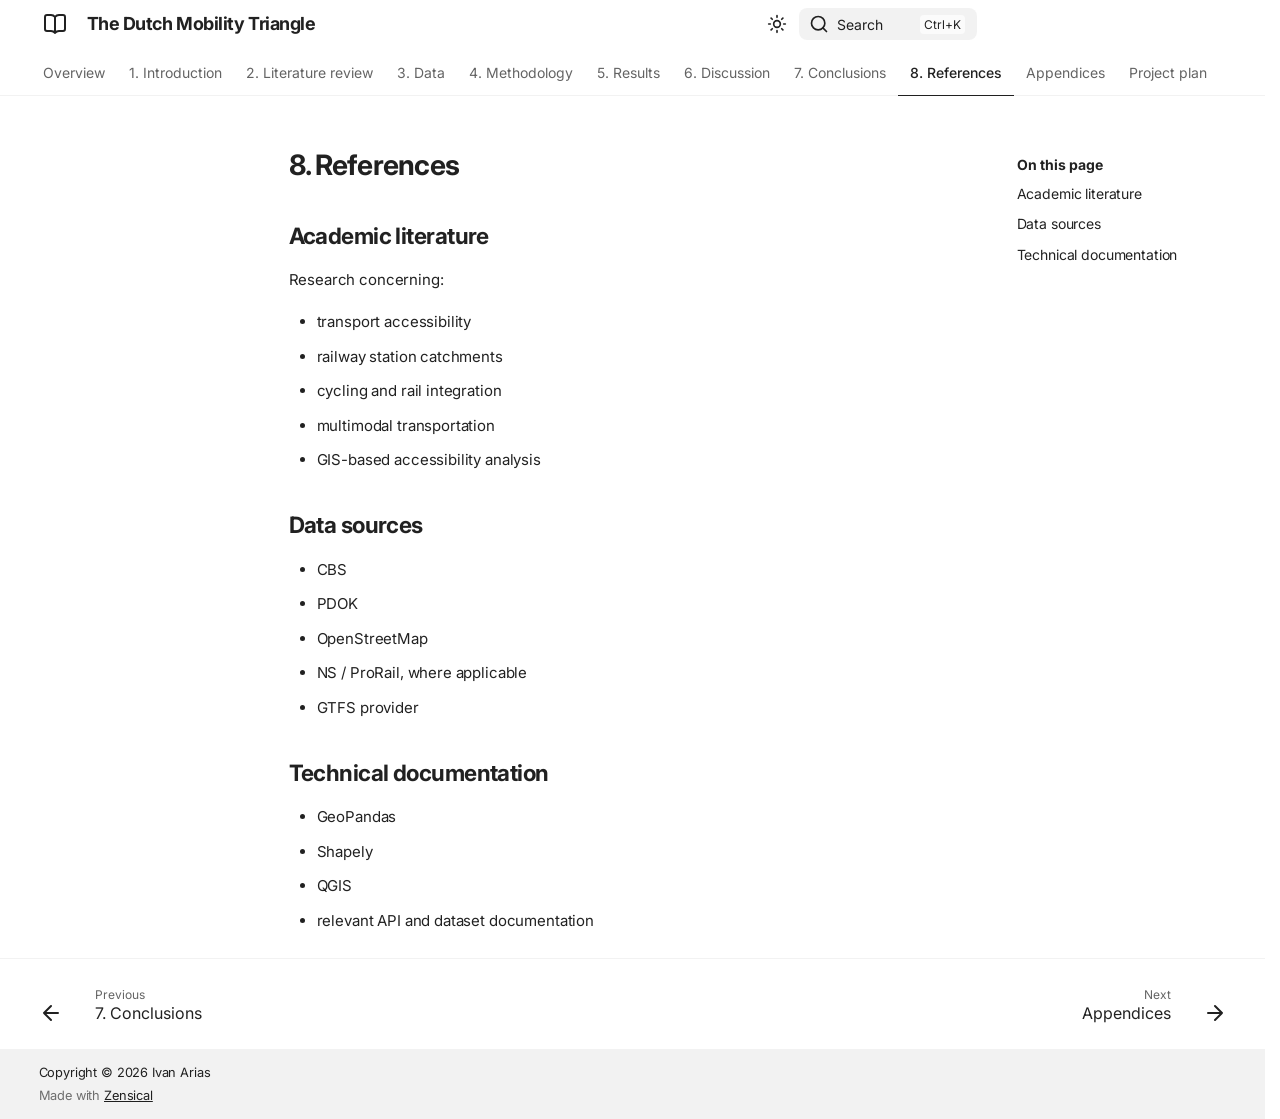
<file: site/references/index.html>
<!doctype html>
<html lang="en" class="no-js">
  <head>
    
      <meta charset="utf-8">
      <meta name="viewport" content="width=device-width,initial-scale=1">
      
        <meta name="description" content="A spatial analysis of the multimodal environment around Dutch railway stations.">
      
      
        <meta name="author" content="Ivan Arias">
      
      
        <link rel="canonical" href="https://hcoco1.github.io/dutch-report/references/">
      
      
        <link rel="prev" href="../conclusions/">
      
      
        <link rel="next" href="../appendices/">
      
      
        
      
      
      <link rel="icon" href="../assets/images/favicon.png">
      <meta name="generator" content="zensical-0.0.57">
    
    
      
        <title>8. References - The Dutch Mobility Triangle</title>
      
    
    
      
        
      
      <link rel="stylesheet" href="../assets/stylesheets/modern/main.5da3a30f.min.css">
      
        
          
        
        <link rel="stylesheet" href="../assets/stylesheets/modern/palette.812a03bb.min.css">
      
      


    
    
      
    
    
      
        
        
        <link rel="preconnect" href="https://fonts.gstatic.com" crossorigin>
        <link rel="stylesheet" href="https://fonts.googleapis.com/css?family=Inter:300,300i,400,400i,500,500i,700,700i%7CJetBrains+Mono:400,400i,700,700i&amp;display=fallback">
        <style>:root{--md-text-font:"Inter";--md-code-font:"JetBrains Mono"}</style>
      
    
    
      <link rel="stylesheet" href="../stylesheets/extra.css">
    
    <script>__md_scope=new URL("..",location),__md_scope.pathname.endsWith("/")||(__md_scope=new URL(__md_scope.pathname+"/",location)),__md_hash=e=>[...e].reduce(((e,t)=>(e<<5)-e+t.charCodeAt(0)),0),__md_get=(e,t=localStorage,_=__md_scope)=>JSON.parse(t.getItem(_.pathname+"."+e)),__md_set=(e,t,_=localStorage,a=__md_scope)=>{try{_.setItem(a.pathname+"."+e,JSON.stringify(t))}catch(e){}},document.documentElement.setAttribute("data-platform",navigator.platform)</script>
    
      

    
    
  </head>
  
  
    
    
      
    
    
    
    
    <body dir="ltr" data-md-color-scheme="default" data-md-color-primary="indigo" data-md-color-accent="indigo">
  
    
    <input class="md-toggle" data-md-toggle="drawer" type="checkbox" id="__drawer" autocomplete="off">
    <input class="md-toggle" data-md-toggle="search" type="checkbox" id="__search" autocomplete="off">
    <label class="md-overlay" for="__drawer" aria-label="Navigation"></label>
    <div data-md-component="skip">
      
        
        <a href="#8-references" class="md-skip">
          Skip to content
        </a>
      
    </div>
    <div data-md-component="announce">
      
    </div>
    
    
      

  

<header class="md-header md-header--shadow md-header--lifted" data-md-component="header">
  <nav class="md-header__inner md-grid" aria-label="Header">
    <a href="./.." title="The Dutch Mobility Triangle" class="md-header__button md-logo" aria-label="The Dutch Mobility Triangle" data-md-component="logo">
      
  
  <svg xmlns="http://www.w3.org/2000/svg" fill="none" stroke="currentColor" stroke-linecap="round" stroke-linejoin="round" stroke-width="2" class="lucide lucide-book-open" viewBox="0 0 24 24"><path d="M12 5v16M20.001 19A2 2 0 0 0 22 17V5a2 2 0 0 0-1.999-2L16 3.002A5 5 0 0 0 12 5a5 5 0 0 0-4-2H4a2 2 0 0 0-2 2v12a2 2 0 0 0 1.999 2H8a5 5 0 0 1 4 2 5 5 0 0 1 4-2z"/></svg>

    </a>
    <label class="md-header__button md-icon" for="__drawer" aria-label="Navigation">
      
      <svg xmlns="http://www.w3.org/2000/svg" fill="none" stroke="currentColor" stroke-linecap="round" stroke-linejoin="round" stroke-width="2" class="lucide lucide-menu" viewBox="0 0 24 24"><path d="M4 5h16M4 12h16M4 19h16"/></svg>
    </label>
    <div class="md-header__title" data-md-component="header-title">
      <div class="md-header__ellipsis">
        <div class="md-header__topic">
          <span class="md-ellipsis">
            The Dutch Mobility Triangle
          </span>
        </div>
        <div class="md-header__topic" data-md-component="header-topic">
          <span class="md-ellipsis">
            
              8. References
            
          </span>
        </div>
      </div>
    </div>
    
      
        <form class="md-header__option" data-md-component="palette">
  
    
    
    
    <input class="md-option" data-md-color-media="(prefers-color-scheme: light)" data-md-color-scheme="default" data-md-color-primary="indigo" data-md-color-accent="indigo"  aria-label="Switch to dark mode"  type="radio" name="__palette" id="__palette_0">
    
      <label class="md-header__button md-icon" title="Switch to dark mode" for="__palette_1" hidden>
        <svg xmlns="http://www.w3.org/2000/svg" fill="none" stroke="currentColor" stroke-linecap="round" stroke-linejoin="round" stroke-width="2" class="lucide lucide-sun" viewBox="0 0 24 24"><circle cx="12" cy="12" r="4"/><path d="M12 2v2M12 20v2M4.93 4.93l1.41 1.41M17.66 17.66l1.41 1.41M2 12h2M20 12h2M6.34 17.66l-1.41 1.41M19.07 4.93l-1.41 1.41"/></svg>
      </label>
    
  
    
    
    
    <input class="md-option" data-md-color-media="(prefers-color-scheme: dark)" data-md-color-scheme="slate" data-md-color-primary="indigo" data-md-color-accent="indigo"  aria-label="Switch to light mode"  type="radio" name="__palette" id="__palette_1">
    
      <label class="md-header__button md-icon" title="Switch to light mode" for="__palette_0" hidden>
        <svg xmlns="http://www.w3.org/2000/svg" fill="none" stroke="currentColor" stroke-linecap="round" stroke-linejoin="round" stroke-width="2" class="lucide lucide-moon" viewBox="0 0 24 24"><path d="M20.985 12.486a9 9 0 1 1-9.473-9.472c.405-.022.617.46.402.803a6 6 0 0 0 8.268 8.268c.344-.215.825-.004.803.401"/></svg>
      </label>
    
  
</form>
      
    
    
      <script>var palette=__md_get("__palette");if(palette&&palette.color){if("(prefers-color-scheme)"===palette.color.media){var media=matchMedia("(prefers-color-scheme: light)"),input=document.querySelector(media.matches?"[data-md-color-media='(prefers-color-scheme: light)']":"[data-md-color-media='(prefers-color-scheme: dark)']");palette.color.media=input.getAttribute("data-md-color-media"),palette.color.scheme=input.getAttribute("data-md-color-scheme"),palette.color.primary=input.getAttribute("data-md-color-primary"),palette.color.accent=input.getAttribute("data-md-color-accent")}for(var[key,value]of Object.entries(palette.color))document.body.setAttribute("data-md-color-"+key,value)}</script>
    
    
    
      
      
        <label class="md-header__button md-icon" for="__search" aria-label="Search">
          
          <svg xmlns="http://www.w3.org/2000/svg" fill="none" stroke="currentColor" stroke-linecap="round" stroke-linejoin="round" stroke-width="2" class="lucide lucide-search" viewBox="0 0 24 24"><path d="m21 21-4.34-4.34"/><circle cx="11" cy="11" r="8"/></svg>
        </label>
        <div class="md-search" data-md-component="search" role="dialog" aria-label="Search">
  <button type="button" class="md-search__button">
    Search
  </button>
</div>
      
    
    <div class="md-header__source">
      
    </div>
  </nav>
  
    
      
<nav class="md-tabs" aria-label="Tabs" data-md-component="tabs">
  <div class="md-grid">
    <ul class="md-tabs__list">
      
        
  
  
  
  
    <li class="md-tabs__item">
      <a href="./.." class="md-tabs__link">
        
  
  Overview

      </a>
    </li>
  

      
        
  
  
  
  
    <li class="md-tabs__item">
      <a href="../introduction/" class="md-tabs__link">
        
  
  1. Introduction

      </a>
    </li>
  

      
        
  
  
  
  
    <li class="md-tabs__item">
      <a href="../literature-review/" class="md-tabs__link">
        
  
  2. Literature review

      </a>
    </li>
  

      
        
  
  
  
  
    <li class="md-tabs__item">
      <a href="../data/" class="md-tabs__link">
        
  
  3. Data

      </a>
    </li>
  

      
        
  
  
  
  
    <li class="md-tabs__item">
      <a href="../methodology/" class="md-tabs__link">
        
  
  4. Methodology

      </a>
    </li>
  

      
        
  
  
  
  
    <li class="md-tabs__item">
      <a href="../results/" class="md-tabs__link">
        
  
  5. Results

      </a>
    </li>
  

      
        
  
  
  
  
    <li class="md-tabs__item">
      <a href="../discussion/" class="md-tabs__link">
        
  
  6. Discussion

      </a>
    </li>
  

      
        
  
  
  
  
    <li class="md-tabs__item">
      <a href="../conclusions/" class="md-tabs__link">
        
  
  7. Conclusions

      </a>
    </li>
  

      
        
  
  
  
    
  
  
    <li class="md-tabs__item md-tabs__item--active">
      <a href="././" class="md-tabs__link">
        
  
  8. References

      </a>
    </li>
  

      
        
  
  
  
  
    <li class="md-tabs__item">
      <a href="../appendices/" class="md-tabs__link">
        
  
  Appendices

      </a>
    </li>
  

      
        
  
  
  
  
    <li class="md-tabs__item">
      <a href="../project-plan/" class="md-tabs__link">
        
  
  Project plan

      </a>
    </li>
  

      
    </ul>
  </div>
</nav>
    
  
</header>
    
    <div class="md-container" data-md-component="container">
      
      
        
      
      <main class="md-main" data-md-component="main">
        <div class="md-main__inner md-grid">
          
            
              
              <div class="md-sidebar md-sidebar--primary" data-md-component="sidebar" data-md-type="navigation" >
                <div class="md-sidebar__scrollwrap">
                  <div class="md-sidebar__inner">
                    


  


<nav class="md-nav md-nav--primary md-nav--lifted" aria-label="Navigation" data-md-level="0">
  <label class="md-nav__title" for="__drawer">
    <a href="./.." title="The Dutch Mobility Triangle" class="md-nav__button md-logo" aria-label="The Dutch Mobility Triangle" data-md-component="logo">
      
  
  <svg xmlns="http://www.w3.org/2000/svg" fill="none" stroke="currentColor" stroke-linecap="round" stroke-linejoin="round" stroke-width="2" class="lucide lucide-book-open" viewBox="0 0 24 24"><path d="M12 5v16M20.001 19A2 2 0 0 0 22 17V5a2 2 0 0 0-1.999-2L16 3.002A5 5 0 0 0 12 5a5 5 0 0 0-4-2H4a2 2 0 0 0-2 2v12a2 2 0 0 0 1.999 2H8a5 5 0 0 1 4 2 5 5 0 0 1 4-2z"/></svg>

    </a>
    The Dutch Mobility Triangle
  </label>
  
  <ul class="md-nav__list" data-md-scrollfix>
    
      
      
  
  
  
  
    <li class="md-nav__item">
      <a href="./.." class="md-nav__link">
        
  
  
  <span class="md-ellipsis">
    
  
  Overview

    
  </span>
  
  

      </a>
    </li>
  

    
      
      
  
  
  
  
    <li class="md-nav__item">
      <a href="../introduction/" class="md-nav__link">
        
  
  
  <span class="md-ellipsis">
    
  
  1. Introduction

    
  </span>
  
  

      </a>
    </li>
  

    
      
      
  
  
  
  
    <li class="md-nav__item">
      <a href="../literature-review/" class="md-nav__link">
        
  
  
  <span class="md-ellipsis">
    
  
  2. Literature review

    
  </span>
  
  

      </a>
    </li>
  

    
      
      
  
  
  
  
    <li class="md-nav__item">
      <a href="../data/" class="md-nav__link">
        
  
  
  <span class="md-ellipsis">
    
  
  3. Data

    
  </span>
  
  

      </a>
    </li>
  

    
      
      
  
  
  
  
    <li class="md-nav__item">
      <a href="../methodology/" class="md-nav__link">
        
  
  
  <span class="md-ellipsis">
    
  
  4. Methodology

    
  </span>
  
  

      </a>
    </li>
  

    
      
      
  
  
  
  
    <li class="md-nav__item">
      <a href="../results/" class="md-nav__link">
        
  
  
  <span class="md-ellipsis">
    
  
  5. Results

    
  </span>
  
  

      </a>
    </li>
  

    
      
      
  
  
  
  
    <li class="md-nav__item">
      <a href="../discussion/" class="md-nav__link">
        
  
  
  <span class="md-ellipsis">
    
  
  6. Discussion

    
  </span>
  
  

      </a>
    </li>
  

    
      
      
  
  
  
  
    <li class="md-nav__item">
      <a href="../conclusions/" class="md-nav__link">
        
  
  
  <span class="md-ellipsis">
    
  
  7. Conclusions

    
  </span>
  
  

      </a>
    </li>
  

    
      
      
  
  
    
  
  
  
    <li class="md-nav__item md-nav__item--active">
      
      
      
      
        
      
      
        <label class="md-nav__link md-nav__link--active" for="__toc">
          
  
  
  <span class="md-ellipsis">
    
  
  8. References

    
  </span>
  
  

          <span class="md-nav__icon md-icon"></span>
        </label>
      
      <a href="././" class="md-nav__link md-nav__link--active">
        
  
  
  <span class="md-ellipsis">
    
  
  8. References

    
  </span>
  
  

      </a>
      
        


<nav class="md-nav md-nav--secondary" aria-label="On this page">
  
  
  
    
  
  
    <label class="md-nav__title" for="__toc">
      <span class="md-nav__icon md-icon"></span>
      On this page
    </label>
    <ul class="md-nav__list" data-md-component="toc" data-md-scrollfix>
      
        <li class="md-nav__item">
  <a href="#academic-literature" class="md-nav__link">
    <span class="md-ellipsis">
      <span class="md-typeset">
        Academic literature
      </span>
    </span>
  </a>
  
</li>
      
        <li class="md-nav__item">
  <a href="#data-sources" class="md-nav__link">
    <span class="md-ellipsis">
      <span class="md-typeset">
        Data sources
      </span>
    </span>
  </a>
  
</li>
      
        <li class="md-nav__item">
  <a href="#technical-documentation" class="md-nav__link">
    <span class="md-ellipsis">
      <span class="md-typeset">
        Technical documentation
      </span>
    </span>
  </a>
  
</li>
      
    </ul>
  
</nav>
      
    </li>
  

    
      
      
  
  
  
  
    <li class="md-nav__item">
      <a href="../appendices/" class="md-nav__link">
        
  
  
  <span class="md-ellipsis">
    
  
  Appendices

    
  </span>
  
  

      </a>
    </li>
  

    
      
      
  
  
  
  
    <li class="md-nav__item">
      <a href="../project-plan/" class="md-nav__link">
        
  
  
  <span class="md-ellipsis">
    
  
  Project plan

    
  </span>
  
  

      </a>
    </li>
  

    
  </ul>
</nav>
                  </div>
                </div>
              </div>
            
            
              
              <div class="md-sidebar md-sidebar--secondary" data-md-component="sidebar" data-md-type="toc" >
                <div class="md-sidebar__scrollwrap">
                  
                    
                    
                    
                      
                    
                    
                      <input class="md-nav__toggle md-toggle" type="checkbox" id="__toc">
                      <div class="md-sidebar-button__wrapper">
                        <label class="md-sidebar-button" for="__toc"></label>
                      </div>
                    
                  
                  <div class="md-sidebar__inner">
                    


<nav class="md-nav md-nav--secondary" aria-label="On this page">
  
  
  
    
  
  
    <label class="md-nav__title" for="__toc">
      <span class="md-nav__icon md-icon"></span>
      On this page
    </label>
    <ul class="md-nav__list" data-md-component="toc" data-md-scrollfix>
      
        <li class="md-nav__item">
  <a href="#academic-literature" class="md-nav__link">
    <span class="md-ellipsis">
      <span class="md-typeset">
        Academic literature
      </span>
    </span>
  </a>
  
</li>
      
        <li class="md-nav__item">
  <a href="#data-sources" class="md-nav__link">
    <span class="md-ellipsis">
      <span class="md-typeset">
        Data sources
      </span>
    </span>
  </a>
  
</li>
      
        <li class="md-nav__item">
  <a href="#technical-documentation" class="md-nav__link">
    <span class="md-ellipsis">
      <span class="md-typeset">
        Technical documentation
      </span>
    </span>
  </a>
  
</li>
      
    </ul>
  
</nav>
                  </div>
                </div>
              </div>
            
          
          
            <div class="md-content" data-md-component="content">
              
                



  


              
              <article class="md-content__inner md-typeset">
                
                  

<h1 id="8-references">8. References<a class="headerlink" href="#8-references" title="Permanent link">&para;</a></h1>
<h2 id="academic-literature">Academic literature<a class="headerlink" href="#academic-literature" title="Permanent link">&para;</a></h2>
<p>Research concerning:</p>
<ul>
<li>transport accessibility</li>
<li>railway station catchments</li>
<li>cycling and rail integration</li>
<li>multimodal transportation</li>
<li>GIS-based accessibility analysis</li>
</ul>
<h2 id="data-sources">Data sources<a class="headerlink" href="#data-sources" title="Permanent link">&para;</a></h2>
<ul>
<li>CBS</li>
<li>PDOK</li>
<li>OpenStreetMap</li>
<li>NS / ProRail, where applicable</li>
<li>GTFS provider</li>
</ul>
<h2 id="technical-documentation">Technical documentation<a class="headerlink" href="#technical-documentation" title="Permanent link">&para;</a></h2>
<ul>
<li>GeoPandas</li>
<li>Shapely</li>
<li>QGIS</li>
<li>relevant API and dataset documentation</li>
</ul>














                
              </article>
            </div>
          
          
<script>var target=document.getElementById(location.hash.slice(1));target&&target.name&&(target.checked=target.name.startsWith("__tabbed_"))</script>
        </div>
        
          <button type="button" class="md-top md-icon" data-md-component="top" hidden>
  
  <svg xmlns="http://www.w3.org/2000/svg" fill="none" stroke="currentColor" stroke-linecap="round" stroke-linejoin="round" stroke-width="2" class="lucide lucide-circle-arrow-up" viewBox="0 0 24 24"><circle cx="12" cy="12" r="10"/><path d="m16 12-4-4-4 4M12 16V8"/></svg>
  Back to top
</button>
        
      </main>
      
        <footer class="md-footer">
  
    
      
      <nav class="md-footer__inner md-grid" aria-label="Footer" >
        
          
          <a href="../conclusions/" class="md-footer__link md-footer__link--prev" aria-label="Previous: 7. Conclusions">
            <div class="md-footer__button md-icon">
              
              <svg xmlns="http://www.w3.org/2000/svg" fill="none" stroke="currentColor" stroke-linecap="round" stroke-linejoin="round" stroke-width="2" class="lucide lucide-arrow-left" viewBox="0 0 24 24"><path d="m12 19-7-7 7-7M19 12H5"/></svg>
            </div>
            <div class="md-footer__title">
              <span class="md-footer__direction">
                Previous
              </span>
              <div class="md-ellipsis">
                7. Conclusions
              </div>
            </div>
          </a>
        
        
          
          <a href="../appendices/" class="md-footer__link md-footer__link--next" aria-label="Next: Appendices">
            <div class="md-footer__title">
              <span class="md-footer__direction">
                Next
              </span>
              <div class="md-ellipsis">
                Appendices
              </div>
            </div>
            <div class="md-footer__button md-icon">
              
              <svg xmlns="http://www.w3.org/2000/svg" fill="none" stroke="currentColor" stroke-linecap="round" stroke-linejoin="round" stroke-width="2" class="lucide lucide-arrow-right" viewBox="0 0 24 24"><path d="M5 12h14M12 5l7 7-7 7"/></svg>
            </div>
          </a>
        
      </nav>
    
  
  <div class="md-footer-meta md-typeset">
    <div class="md-footer-meta__inner md-grid">
      <div class="md-copyright">
  
    <div class="md-copyright__highlight">
      Copyright &copy; 2026 Ivan Arias
    </div>
  
  
    Made with
    <a href="https://zensical.org/" target="_blank" rel="noopener">
      Zensical
    </a>
  
</div>
      
    </div>
  </div>
</footer>
      
    </div>
    <div class="md-dialog" data-md-component="dialog">
      <div class="md-dialog__inner md-typeset"></div>
    </div>
    
    
    
      
      
      <script id="__config" type="application/json">{"annotate":null,"base":"..","features":["content.code.copy","content.tooltips","navigation.tabs","navigation.tabs.sticky","navigation.sections","navigation.expand","navigation.indexes","navigation.instant","navigation.instant.prefetch","navigation.path","navigation.top","navigation.footer","toc.follow","search.highlight","content.code.annotate"],"search":"../assets/javascripts/workers/search.7d14d953.min.js","tags":null,"translations":{"clipboard.copied":"Copied to clipboard","clipboard.copy":"Copy to clipboard","search.result.more.one":"1 more on this page","search.result.more.other":"# more on this page","search.result.none":"No matching documents","search.result.one":"1 matching document","search.result.other":"# matching documents","search.result.placeholder":"Type to start searching","search.result.term.missing":"Missing","select.version":"Select version"},"version":null}</script>
    
    
      <script src="../assets/javascripts/bundle.49251538.min.js"></script>
      
    
  </body>
</html>
</file>
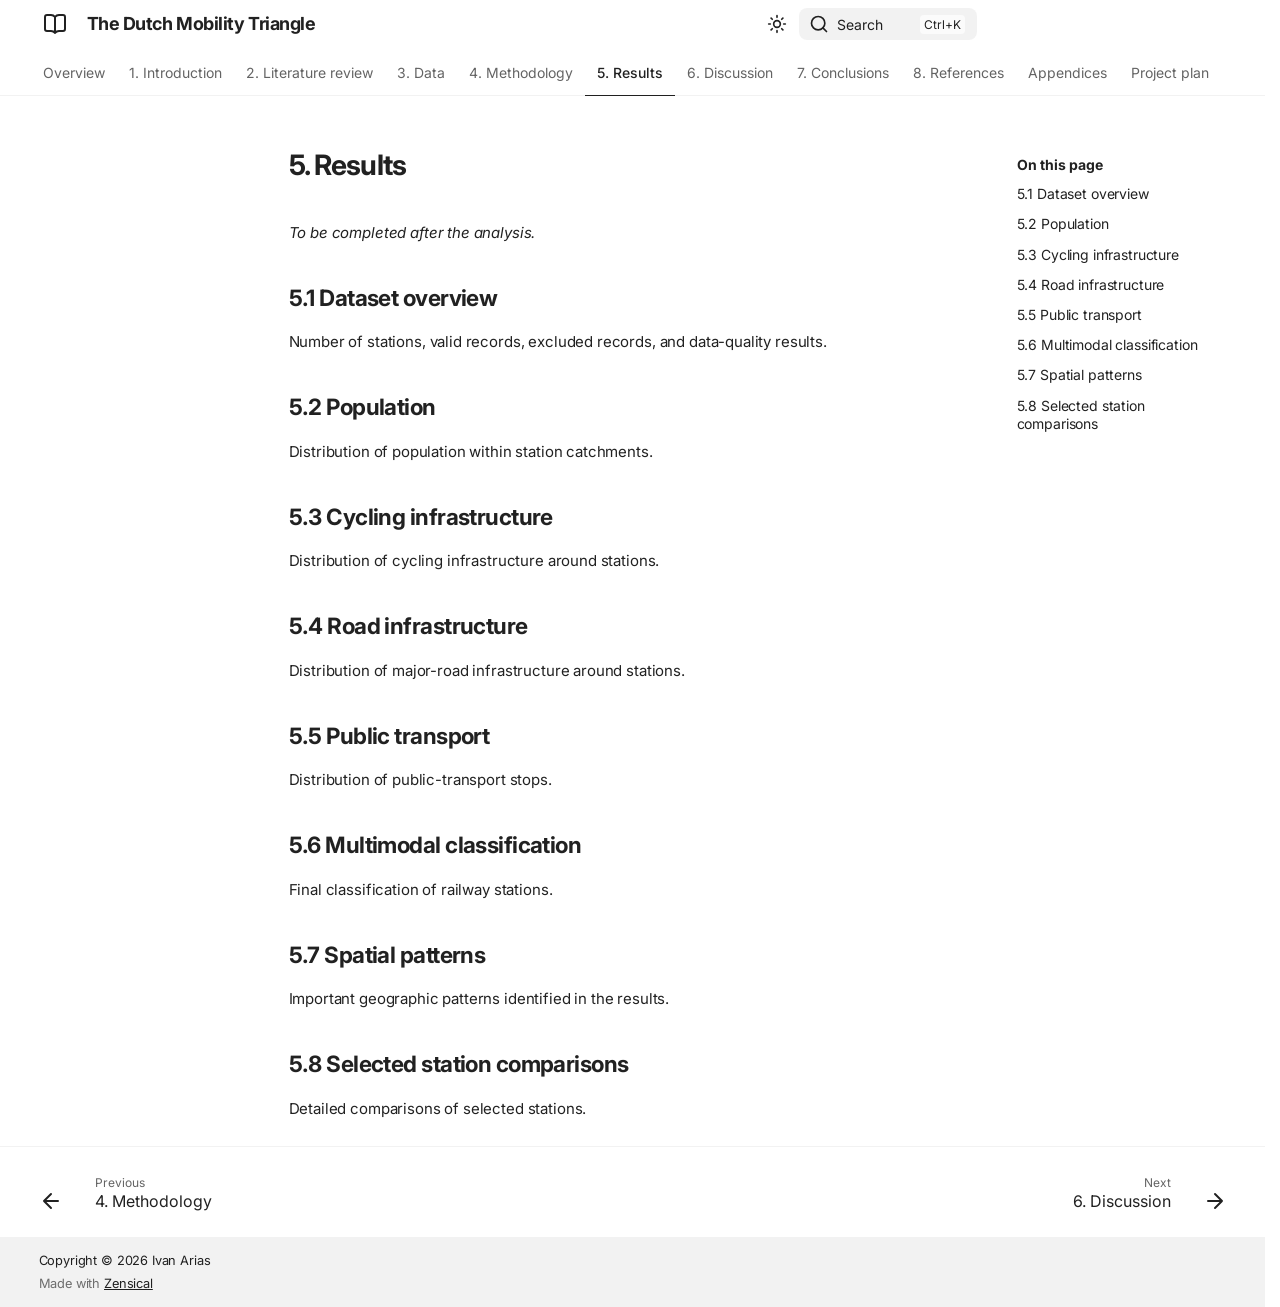
<file: site/results/index.html>
<!doctype html>
<html lang="en" class="no-js">
  <head>
    
      <meta charset="utf-8">
      <meta name="viewport" content="width=device-width,initial-scale=1">
      
        <meta name="description" content="A spatial analysis of the multimodal environment around Dutch railway stations.">
      
      
        <meta name="author" content="Ivan Arias">
      
      
        <link rel="canonical" href="https://hcoco1.github.io/dutch-report/results/">
      
      
        <link rel="prev" href="../methodology/">
      
      
        <link rel="next" href="../discussion/">
      
      
        
      
      
      <link rel="icon" href="../assets/images/favicon.png">
      <meta name="generator" content="zensical-0.0.57">
    
    
      
        <title>5. Results - The Dutch Mobility Triangle</title>
      
    
    
      
        
      
      <link rel="stylesheet" href="../assets/stylesheets/modern/main.5da3a30f.min.css">
      
        
          
        
        <link rel="stylesheet" href="../assets/stylesheets/modern/palette.812a03bb.min.css">
      
      


    
    
      
    
    
      
        
        
        <link rel="preconnect" href="https://fonts.gstatic.com" crossorigin>
        <link rel="stylesheet" href="https://fonts.googleapis.com/css?family=Inter:300,300i,400,400i,500,500i,700,700i%7CJetBrains+Mono:400,400i,700,700i&amp;display=fallback">
        <style>:root{--md-text-font:"Inter";--md-code-font:"JetBrains Mono"}</style>
      
    
    
      <link rel="stylesheet" href="../stylesheets/extra.css">
    
    <script>__md_scope=new URL("..",location),__md_scope.pathname.endsWith("/")||(__md_scope=new URL(__md_scope.pathname+"/",location)),__md_hash=e=>[...e].reduce(((e,t)=>(e<<5)-e+t.charCodeAt(0)),0),__md_get=(e,t=localStorage,_=__md_scope)=>JSON.parse(t.getItem(_.pathname+"."+e)),__md_set=(e,t,_=localStorage,a=__md_scope)=>{try{_.setItem(a.pathname+"."+e,JSON.stringify(t))}catch(e){}},document.documentElement.setAttribute("data-platform",navigator.platform)</script>
    
      

    
    
  </head>
  
  
    
    
      
    
    
    
    
    <body dir="ltr" data-md-color-scheme="default" data-md-color-primary="indigo" data-md-color-accent="indigo">
  
    
    <input class="md-toggle" data-md-toggle="drawer" type="checkbox" id="__drawer" autocomplete="off">
    <input class="md-toggle" data-md-toggle="search" type="checkbox" id="__search" autocomplete="off">
    <label class="md-overlay" for="__drawer" aria-label="Navigation"></label>
    <div data-md-component="skip">
      
        
        <a href="#5-results" class="md-skip">
          Skip to content
        </a>
      
    </div>
    <div data-md-component="announce">
      
    </div>
    
    
      

  

<header class="md-header md-header--shadow md-header--lifted" data-md-component="header">
  <nav class="md-header__inner md-grid" aria-label="Header">
    <a href="./.." title="The Dutch Mobility Triangle" class="md-header__button md-logo" aria-label="The Dutch Mobility Triangle" data-md-component="logo">
      
  
  <svg xmlns="http://www.w3.org/2000/svg" fill="none" stroke="currentColor" stroke-linecap="round" stroke-linejoin="round" stroke-width="2" class="lucide lucide-book-open" viewBox="0 0 24 24"><path d="M12 5v16M20.001 19A2 2 0 0 0 22 17V5a2 2 0 0 0-1.999-2L16 3.002A5 5 0 0 0 12 5a5 5 0 0 0-4-2H4a2 2 0 0 0-2 2v12a2 2 0 0 0 1.999 2H8a5 5 0 0 1 4 2 5 5 0 0 1 4-2z"/></svg>

    </a>
    <label class="md-header__button md-icon" for="__drawer" aria-label="Navigation">
      
      <svg xmlns="http://www.w3.org/2000/svg" fill="none" stroke="currentColor" stroke-linecap="round" stroke-linejoin="round" stroke-width="2" class="lucide lucide-menu" viewBox="0 0 24 24"><path d="M4 5h16M4 12h16M4 19h16"/></svg>
    </label>
    <div class="md-header__title" data-md-component="header-title">
      <div class="md-header__ellipsis">
        <div class="md-header__topic">
          <span class="md-ellipsis">
            The Dutch Mobility Triangle
          </span>
        </div>
        <div class="md-header__topic" data-md-component="header-topic">
          <span class="md-ellipsis">
            
              5. Results
            
          </span>
        </div>
      </div>
    </div>
    
      
        <form class="md-header__option" data-md-component="palette">
  
    
    
    
    <input class="md-option" data-md-color-media="(prefers-color-scheme: light)" data-md-color-scheme="default" data-md-color-primary="indigo" data-md-color-accent="indigo"  aria-label="Switch to dark mode"  type="radio" name="__palette" id="__palette_0">
    
      <label class="md-header__button md-icon" title="Switch to dark mode" for="__palette_1" hidden>
        <svg xmlns="http://www.w3.org/2000/svg" fill="none" stroke="currentColor" stroke-linecap="round" stroke-linejoin="round" stroke-width="2" class="lucide lucide-sun" viewBox="0 0 24 24"><circle cx="12" cy="12" r="4"/><path d="M12 2v2M12 20v2M4.93 4.93l1.41 1.41M17.66 17.66l1.41 1.41M2 12h2M20 12h2M6.34 17.66l-1.41 1.41M19.07 4.93l-1.41 1.41"/></svg>
      </label>
    
  
    
    
    
    <input class="md-option" data-md-color-media="(prefers-color-scheme: dark)" data-md-color-scheme="slate" data-md-color-primary="indigo" data-md-color-accent="indigo"  aria-label="Switch to light mode"  type="radio" name="__palette" id="__palette_1">
    
      <label class="md-header__button md-icon" title="Switch to light mode" for="__palette_0" hidden>
        <svg xmlns="http://www.w3.org/2000/svg" fill="none" stroke="currentColor" stroke-linecap="round" stroke-linejoin="round" stroke-width="2" class="lucide lucide-moon" viewBox="0 0 24 24"><path d="M20.985 12.486a9 9 0 1 1-9.473-9.472c.405-.022.617.46.402.803a6 6 0 0 0 8.268 8.268c.344-.215.825-.004.803.401"/></svg>
      </label>
    
  
</form>
      
    
    
      <script>var palette=__md_get("__palette");if(palette&&palette.color){if("(prefers-color-scheme)"===palette.color.media){var media=matchMedia("(prefers-color-scheme: light)"),input=document.querySelector(media.matches?"[data-md-color-media='(prefers-color-scheme: light)']":"[data-md-color-media='(prefers-color-scheme: dark)']");palette.color.media=input.getAttribute("data-md-color-media"),palette.color.scheme=input.getAttribute("data-md-color-scheme"),palette.color.primary=input.getAttribute("data-md-color-primary"),palette.color.accent=input.getAttribute("data-md-color-accent")}for(var[key,value]of Object.entries(palette.color))document.body.setAttribute("data-md-color-"+key,value)}</script>
    
    
    
      
      
        <label class="md-header__button md-icon" for="__search" aria-label="Search">
          
          <svg xmlns="http://www.w3.org/2000/svg" fill="none" stroke="currentColor" stroke-linecap="round" stroke-linejoin="round" stroke-width="2" class="lucide lucide-search" viewBox="0 0 24 24"><path d="m21 21-4.34-4.34"/><circle cx="11" cy="11" r="8"/></svg>
        </label>
        <div class="md-search" data-md-component="search" role="dialog" aria-label="Search">
  <button type="button" class="md-search__button">
    Search
  </button>
</div>
      
    
    <div class="md-header__source">
      
    </div>
  </nav>
  
    
      
<nav class="md-tabs" aria-label="Tabs" data-md-component="tabs">
  <div class="md-grid">
    <ul class="md-tabs__list">
      
        
  
  
  
  
    <li class="md-tabs__item">
      <a href="./.." class="md-tabs__link">
        
  
  Overview

      </a>
    </li>
  

      
        
  
  
  
  
    <li class="md-tabs__item">
      <a href="../introduction/" class="md-tabs__link">
        
  
  1. Introduction

      </a>
    </li>
  

      
        
  
  
  
  
    <li class="md-tabs__item">
      <a href="../literature-review/" class="md-tabs__link">
        
  
  2. Literature review

      </a>
    </li>
  

      
        
  
  
  
  
    <li class="md-tabs__item">
      <a href="../data/" class="md-tabs__link">
        
  
  3. Data

      </a>
    </li>
  

      
        
  
  
  
  
    <li class="md-tabs__item">
      <a href="../methodology/" class="md-tabs__link">
        
  
  4. Methodology

      </a>
    </li>
  

      
        
  
  
  
    
  
  
    <li class="md-tabs__item md-tabs__item--active">
      <a href="././" class="md-tabs__link">
        
  
  5. Results

      </a>
    </li>
  

      
        
  
  
  
  
    <li class="md-tabs__item">
      <a href="../discussion/" class="md-tabs__link">
        
  
  6. Discussion

      </a>
    </li>
  

      
        
  
  
  
  
    <li class="md-tabs__item">
      <a href="../conclusions/" class="md-tabs__link">
        
  
  7. Conclusions

      </a>
    </li>
  

      
        
  
  
  
  
    <li class="md-tabs__item">
      <a href="../references/" class="md-tabs__link">
        
  
  8. References

      </a>
    </li>
  

      
        
  
  
  
  
    <li class="md-tabs__item">
      <a href="../appendices/" class="md-tabs__link">
        
  
  Appendices

      </a>
    </li>
  

      
        
  
  
  
  
    <li class="md-tabs__item">
      <a href="../project-plan/" class="md-tabs__link">
        
  
  Project plan

      </a>
    </li>
  

      
    </ul>
  </div>
</nav>
    
  
</header>
    
    <div class="md-container" data-md-component="container">
      
      
        
      
      <main class="md-main" data-md-component="main">
        <div class="md-main__inner md-grid">
          
            
              
              <div class="md-sidebar md-sidebar--primary" data-md-component="sidebar" data-md-type="navigation" >
                <div class="md-sidebar__scrollwrap">
                  <div class="md-sidebar__inner">
                    


  


<nav class="md-nav md-nav--primary md-nav--lifted" aria-label="Navigation" data-md-level="0">
  <label class="md-nav__title" for="__drawer">
    <a href="./.." title="The Dutch Mobility Triangle" class="md-nav__button md-logo" aria-label="The Dutch Mobility Triangle" data-md-component="logo">
      
  
  <svg xmlns="http://www.w3.org/2000/svg" fill="none" stroke="currentColor" stroke-linecap="round" stroke-linejoin="round" stroke-width="2" class="lucide lucide-book-open" viewBox="0 0 24 24"><path d="M12 5v16M20.001 19A2 2 0 0 0 22 17V5a2 2 0 0 0-1.999-2L16 3.002A5 5 0 0 0 12 5a5 5 0 0 0-4-2H4a2 2 0 0 0-2 2v12a2 2 0 0 0 1.999 2H8a5 5 0 0 1 4 2 5 5 0 0 1 4-2z"/></svg>

    </a>
    The Dutch Mobility Triangle
  </label>
  
  <ul class="md-nav__list" data-md-scrollfix>
    
      
      
  
  
  
  
    <li class="md-nav__item">
      <a href="./.." class="md-nav__link">
        
  
  
  <span class="md-ellipsis">
    
  
  Overview

    
  </span>
  
  

      </a>
    </li>
  

    
      
      
  
  
  
  
    <li class="md-nav__item">
      <a href="../introduction/" class="md-nav__link">
        
  
  
  <span class="md-ellipsis">
    
  
  1. Introduction

    
  </span>
  
  

      </a>
    </li>
  

    
      
      
  
  
  
  
    <li class="md-nav__item">
      <a href="../literature-review/" class="md-nav__link">
        
  
  
  <span class="md-ellipsis">
    
  
  2. Literature review

    
  </span>
  
  

      </a>
    </li>
  

    
      
      
  
  
  
  
    <li class="md-nav__item">
      <a href="../data/" class="md-nav__link">
        
  
  
  <span class="md-ellipsis">
    
  
  3. Data

    
  </span>
  
  

      </a>
    </li>
  

    
      
      
  
  
  
  
    <li class="md-nav__item">
      <a href="../methodology/" class="md-nav__link">
        
  
  
  <span class="md-ellipsis">
    
  
  4. Methodology

    
  </span>
  
  

      </a>
    </li>
  

    
      
      
  
  
    
  
  
  
    <li class="md-nav__item md-nav__item--active">
      
      
      
      
        
      
      
        <label class="md-nav__link md-nav__link--active" for="__toc">
          
  
  
  <span class="md-ellipsis">
    
  
  5. Results

    
  </span>
  
  

          <span class="md-nav__icon md-icon"></span>
        </label>
      
      <a href="././" class="md-nav__link md-nav__link--active">
        
  
  
  <span class="md-ellipsis">
    
  
  5. Results

    
  </span>
  
  

      </a>
      
        


<nav class="md-nav md-nav--secondary" aria-label="On this page">
  
  
  
    
  
  
    <label class="md-nav__title" for="__toc">
      <span class="md-nav__icon md-icon"></span>
      On this page
    </label>
    <ul class="md-nav__list" data-md-component="toc" data-md-scrollfix>
      
        <li class="md-nav__item">
  <a href="#51-dataset-overview" class="md-nav__link">
    <span class="md-ellipsis">
      <span class="md-typeset">
        5.1 Dataset overview
      </span>
    </span>
  </a>
  
</li>
      
        <li class="md-nav__item">
  <a href="#52-population" class="md-nav__link">
    <span class="md-ellipsis">
      <span class="md-typeset">
        5.2 Population
      </span>
    </span>
  </a>
  
</li>
      
        <li class="md-nav__item">
  <a href="#53-cycling-infrastructure" class="md-nav__link">
    <span class="md-ellipsis">
      <span class="md-typeset">
        5.3 Cycling infrastructure
      </span>
    </span>
  </a>
  
</li>
      
        <li class="md-nav__item">
  <a href="#54-road-infrastructure" class="md-nav__link">
    <span class="md-ellipsis">
      <span class="md-typeset">
        5.4 Road infrastructure
      </span>
    </span>
  </a>
  
</li>
      
        <li class="md-nav__item">
  <a href="#55-public-transport" class="md-nav__link">
    <span class="md-ellipsis">
      <span class="md-typeset">
        5.5 Public transport
      </span>
    </span>
  </a>
  
</li>
      
        <li class="md-nav__item">
  <a href="#56-multimodal-classification" class="md-nav__link">
    <span class="md-ellipsis">
      <span class="md-typeset">
        5.6 Multimodal classification
      </span>
    </span>
  </a>
  
</li>
      
        <li class="md-nav__item">
  <a href="#57-spatial-patterns" class="md-nav__link">
    <span class="md-ellipsis">
      <span class="md-typeset">
        5.7 Spatial patterns
      </span>
    </span>
  </a>
  
</li>
      
        <li class="md-nav__item">
  <a href="#58-selected-station-comparisons" class="md-nav__link">
    <span class="md-ellipsis">
      <span class="md-typeset">
        5.8 Selected station comparisons
      </span>
    </span>
  </a>
  
</li>
      
    </ul>
  
</nav>
      
    </li>
  

    
      
      
  
  
  
  
    <li class="md-nav__item">
      <a href="../discussion/" class="md-nav__link">
        
  
  
  <span class="md-ellipsis">
    
  
  6. Discussion

    
  </span>
  
  

      </a>
    </li>
  

    
      
      
  
  
  
  
    <li class="md-nav__item">
      <a href="../conclusions/" class="md-nav__link">
        
  
  
  <span class="md-ellipsis">
    
  
  7. Conclusions

    
  </span>
  
  

      </a>
    </li>
  

    
      
      
  
  
  
  
    <li class="md-nav__item">
      <a href="../references/" class="md-nav__link">
        
  
  
  <span class="md-ellipsis">
    
  
  8. References

    
  </span>
  
  

      </a>
    </li>
  

    
      
      
  
  
  
  
    <li class="md-nav__item">
      <a href="../appendices/" class="md-nav__link">
        
  
  
  <span class="md-ellipsis">
    
  
  Appendices

    
  </span>
  
  

      </a>
    </li>
  

    
      
      
  
  
  
  
    <li class="md-nav__item">
      <a href="../project-plan/" class="md-nav__link">
        
  
  
  <span class="md-ellipsis">
    
  
  Project plan

    
  </span>
  
  

      </a>
    </li>
  

    
  </ul>
</nav>
                  </div>
                </div>
              </div>
            
            
              
              <div class="md-sidebar md-sidebar--secondary" data-md-component="sidebar" data-md-type="toc" >
                <div class="md-sidebar__scrollwrap">
                  
                    
                    
                    
                      
                    
                    
                      <input class="md-nav__toggle md-toggle" type="checkbox" id="__toc">
                      <div class="md-sidebar-button__wrapper">
                        <label class="md-sidebar-button" for="__toc"></label>
                      </div>
                    
                  
                  <div class="md-sidebar__inner">
                    


<nav class="md-nav md-nav--secondary" aria-label="On this page">
  
  
  
    
  
  
    <label class="md-nav__title" for="__toc">
      <span class="md-nav__icon md-icon"></span>
      On this page
    </label>
    <ul class="md-nav__list" data-md-component="toc" data-md-scrollfix>
      
        <li class="md-nav__item">
  <a href="#51-dataset-overview" class="md-nav__link">
    <span class="md-ellipsis">
      <span class="md-typeset">
        5.1 Dataset overview
      </span>
    </span>
  </a>
  
</li>
      
        <li class="md-nav__item">
  <a href="#52-population" class="md-nav__link">
    <span class="md-ellipsis">
      <span class="md-typeset">
        5.2 Population
      </span>
    </span>
  </a>
  
</li>
      
        <li class="md-nav__item">
  <a href="#53-cycling-infrastructure" class="md-nav__link">
    <span class="md-ellipsis">
      <span class="md-typeset">
        5.3 Cycling infrastructure
      </span>
    </span>
  </a>
  
</li>
      
        <li class="md-nav__item">
  <a href="#54-road-infrastructure" class="md-nav__link">
    <span class="md-ellipsis">
      <span class="md-typeset">
        5.4 Road infrastructure
      </span>
    </span>
  </a>
  
</li>
      
        <li class="md-nav__item">
  <a href="#55-public-transport" class="md-nav__link">
    <span class="md-ellipsis">
      <span class="md-typeset">
        5.5 Public transport
      </span>
    </span>
  </a>
  
</li>
      
        <li class="md-nav__item">
  <a href="#56-multimodal-classification" class="md-nav__link">
    <span class="md-ellipsis">
      <span class="md-typeset">
        5.6 Multimodal classification
      </span>
    </span>
  </a>
  
</li>
      
        <li class="md-nav__item">
  <a href="#57-spatial-patterns" class="md-nav__link">
    <span class="md-ellipsis">
      <span class="md-typeset">
        5.7 Spatial patterns
      </span>
    </span>
  </a>
  
</li>
      
        <li class="md-nav__item">
  <a href="#58-selected-station-comparisons" class="md-nav__link">
    <span class="md-ellipsis">
      <span class="md-typeset">
        5.8 Selected station comparisons
      </span>
    </span>
  </a>
  
</li>
      
    </ul>
  
</nav>
                  </div>
                </div>
              </div>
            
          
          
            <div class="md-content" data-md-component="content">
              
                



  


              
              <article class="md-content__inner md-typeset">
                
                  

<h1 id="5-results">5. Results<a class="headerlink" href="#5-results" title="Permanent link">&para;</a></h1>
<p><em>To be completed after the analysis.</em></p>
<h2 id="51-dataset-overview">5.1 Dataset overview<a class="headerlink" href="#51-dataset-overview" title="Permanent link">&para;</a></h2>
<p>Number of stations, valid records, excluded records, and data-quality results.</p>
<h2 id="52-population">5.2 Population<a class="headerlink" href="#52-population" title="Permanent link">&para;</a></h2>
<p>Distribution of population within station catchments.</p>
<h2 id="53-cycling-infrastructure">5.3 Cycling infrastructure<a class="headerlink" href="#53-cycling-infrastructure" title="Permanent link">&para;</a></h2>
<p>Distribution of cycling infrastructure around stations.</p>
<h2 id="54-road-infrastructure">5.4 Road infrastructure<a class="headerlink" href="#54-road-infrastructure" title="Permanent link">&para;</a></h2>
<p>Distribution of major-road infrastructure around stations.</p>
<h2 id="55-public-transport">5.5 Public transport<a class="headerlink" href="#55-public-transport" title="Permanent link">&para;</a></h2>
<p>Distribution of public-transport stops.</p>
<h2 id="56-multimodal-classification">5.6 Multimodal classification<a class="headerlink" href="#56-multimodal-classification" title="Permanent link">&para;</a></h2>
<p>Final classification of railway stations.</p>
<h2 id="57-spatial-patterns">5.7 Spatial patterns<a class="headerlink" href="#57-spatial-patterns" title="Permanent link">&para;</a></h2>
<p>Important geographic patterns identified in the results.</p>
<h2 id="58-selected-station-comparisons">5.8 Selected station comparisons<a class="headerlink" href="#58-selected-station-comparisons" title="Permanent link">&para;</a></h2>
<p>Detailed comparisons of selected stations.</p>














                
              </article>
            </div>
          
          
<script>var target=document.getElementById(location.hash.slice(1));target&&target.name&&(target.checked=target.name.startsWith("__tabbed_"))</script>
        </div>
        
          <button type="button" class="md-top md-icon" data-md-component="top" hidden>
  
  <svg xmlns="http://www.w3.org/2000/svg" fill="none" stroke="currentColor" stroke-linecap="round" stroke-linejoin="round" stroke-width="2" class="lucide lucide-circle-arrow-up" viewBox="0 0 24 24"><circle cx="12" cy="12" r="10"/><path d="m16 12-4-4-4 4M12 16V8"/></svg>
  Back to top
</button>
        
      </main>
      
        <footer class="md-footer">
  
    
      
      <nav class="md-footer__inner md-grid" aria-label="Footer" >
        
          
          <a href="../methodology/" class="md-footer__link md-footer__link--prev" aria-label="Previous: 4. Methodology">
            <div class="md-footer__button md-icon">
              
              <svg xmlns="http://www.w3.org/2000/svg" fill="none" stroke="currentColor" stroke-linecap="round" stroke-linejoin="round" stroke-width="2" class="lucide lucide-arrow-left" viewBox="0 0 24 24"><path d="m12 19-7-7 7-7M19 12H5"/></svg>
            </div>
            <div class="md-footer__title">
              <span class="md-footer__direction">
                Previous
              </span>
              <div class="md-ellipsis">
                4. Methodology
              </div>
            </div>
          </a>
        
        
          
          <a href="../discussion/" class="md-footer__link md-footer__link--next" aria-label="Next: 6. Discussion">
            <div class="md-footer__title">
              <span class="md-footer__direction">
                Next
              </span>
              <div class="md-ellipsis">
                6. Discussion
              </div>
            </div>
            <div class="md-footer__button md-icon">
              
              <svg xmlns="http://www.w3.org/2000/svg" fill="none" stroke="currentColor" stroke-linecap="round" stroke-linejoin="round" stroke-width="2" class="lucide lucide-arrow-right" viewBox="0 0 24 24"><path d="M5 12h14M12 5l7 7-7 7"/></svg>
            </div>
          </a>
        
      </nav>
    
  
  <div class="md-footer-meta md-typeset">
    <div class="md-footer-meta__inner md-grid">
      <div class="md-copyright">
  
    <div class="md-copyright__highlight">
      Copyright &copy; 2026 Ivan Arias
    </div>
  
  
    Made with
    <a href="https://zensical.org/" target="_blank" rel="noopener">
      Zensical
    </a>
  
</div>
      
    </div>
  </div>
</footer>
      
    </div>
    <div class="md-dialog" data-md-component="dialog">
      <div class="md-dialog__inner md-typeset"></div>
    </div>
    
    
    
      
      
      <script id="__config" type="application/json">{"annotate":null,"base":"..","features":["content.code.copy","content.tooltips","navigation.tabs","navigation.tabs.sticky","navigation.sections","navigation.expand","navigation.indexes","navigation.instant","navigation.instant.prefetch","navigation.path","navigation.top","navigation.footer","toc.follow","search.highlight","content.code.annotate"],"search":"../assets/javascripts/workers/search.7d14d953.min.js","tags":null,"translations":{"clipboard.copied":"Copied to clipboard","clipboard.copy":"Copy to clipboard","search.result.more.one":"1 more on this page","search.result.more.other":"# more on this page","search.result.none":"No matching documents","search.result.one":"1 matching document","search.result.other":"# matching documents","search.result.placeholder":"Type to start searching","search.result.term.missing":"Missing","select.version":"Select version"},"version":null}</script>
    
    
      <script src="../assets/javascripts/bundle.49251538.min.js"></script>
      
    
  </body>
</html>
</file>
<file: site/stylesheets/extra.css>
/* Widen the content area so short pages use more of the screen.
   Use max-width: initial; to stretch to the full available width. */
.md-grid {
  max-width: 1220px;
}
</file>
<file: site/assets/stylesheets/modern/main.5da3a30f.min.css>
@charset "UTF-8";html{box-sizing:border-box;-webkit-text-size-adjust:none;-moz-text-size-adjust:none;text-size-adjust:none}*,:after,:before{box-sizing:inherit}@media (prefers-reduced-motion){*,:after,:before{transition:none!important}}body{margin:0}a,button,input,label{-webkit-tap-highlight-color:transparent}a{color:inherit;text-decoration:none}hr{box-sizing:initial;display:block;height:.05rem;padding:0;overflow:visible;border:0}small{font-size:80%}sub,sup{line-height:1em}img{border-style:none}table{border-spacing:0;border-collapse:initial}td,th{font-weight:400;vertical-align:top}button{padding:0;margin:0;font-family:inherit;font-size:inherit;background:#0000;border:0}input{border:0;outline:none}:root{--md-primary-fg-color:#4051b5;--md-primary-fg-color--light:#5d6cc0;--md-primary-fg-color--dark:#303fa1;--md-primary-bg-color:#fff;--md-primary-bg-color--light:#ffffffb3;--md-accent-fg-color:#526cfe;--md-accent-fg-color--transparent:#526cfe1a;--md-accent-bg-color:#fff;--md-accent-bg-color--light:#ffffffb3}[data-md-color-scheme=default]{color-scheme:light}[data-md-color-scheme=default] img[src$="#gh-dark-mode-only"],[data-md-color-scheme=default] img[src$="#only-dark"]{display:none}:root,[data-md-color-scheme=default]{--md-hue:225deg;--md-default-fg-color:#000000de;--md-default-fg-color--light:#0000008c;--md-default-fg-color--lighter:#00000052;--md-default-fg-color--lightest:#0000000d;--md-default-bg-color:#fff;--md-default-bg-color--light:#ffffffb3;--md-default-bg-color--lighter:#ffffff4d;--md-default-bg-color--lightest:#ffffff1f;--md-code-fg-color:#36464e;--md-code-bg-color:#f5f5f5;--md-code-bg-color--light:#f5f5f5b3;--md-code-bg-color--lighter:#f5f5f54d;--md-code-hl-color:#4287ff;--md-code-hl-color--light:#4287ff1a;--md-code-hl-number-color:#d52a2a;--md-code-hl-special-color:#db1457;--md-code-hl-function-color:#a846b9;--md-code-hl-constant-color:#6e59d9;--md-code-hl-keyword-color:#3f6ec6;--md-code-hl-string-color:#1c7d4d;--md-code-hl-name-color:var(--md-code-fg-color);--md-code-hl-operator-color:var(--md-default-fg-color--light);--md-code-hl-punctuation-color:var(--md-default-fg-color--light);--md-code-hl-comment-color:var(--md-default-fg-color--light);--md-code-hl-generic-color:var(--md-default-fg-color--light);--md-code-hl-variable-color:var(--md-default-fg-color--light);--md-typeset-color:var(--md-default-fg-color);--md-typeset-a-color:var(--md-primary-fg-color);--md-typeset-del-color:#f5503d26;--md-typeset-ins-color:#0bd57026;--md-typeset-kbd-color:#fafafa;--md-typeset-kbd-accent-color:#fff;--md-typeset-kbd-border-color:#b8b8b8;--md-typeset-mark-color:#ffff0080;--md-typeset-table-color:#0000001f;--md-typeset-table-color--light:#00000009;--md-admonition-fg-color:var(--md-default-fg-color);--md-admonition-bg-color:var(--md-default-bg-color);--md-warning-fg-color:#000000de;--md-warning-bg-color:#ff9;--md-shadow-z1:0 0.2rem 0.5rem #0000000d, 0 0 0.05rem #0000001a;--md-shadow-z2:0 0.2rem 0.5rem #0000001a, 0 0 0.05rem #00000040;--md-shadow-z3:0 0.2rem 0.5rem #0003, 0 0 0.05rem #00000059;--color-foreground:0 0 0;--color-background:255 255 255;--color-background-subtle:240 240 240;--color-backdrop:255 255 255}.md-icon svg{display:block;width:1.2rem;height:1.2rem;fill:currentcolor}.md-icon svg.lucide{fill:#0000;stroke:currentcolor}body{-webkit-font-smoothing:antialiased;-moz-osx-font-smoothing:grayscale;--md-text-font-family:var(--md-text-font, _), -apple-system, BlinkMacSystemFont, Helvetica, Arial, sans-serif;--md-code-font-family:var(--md-code-font, _), SFMono-Regular, Consolas, Menlo, monospace}aside,body,input{font-family:var(--md-text-font-family);font-feature-settings:"kern","liga";color:var(--md-typeset-color)}code,kbd,pre{font-family:var(--md-code-font-family);font-feature-settings:"kern"}:root{--md-typeset-table-sort-icon:url('data:image/svg+xml;charset=utf-8,<svg xmlns="http://www.w3.org/2000/svg" fill="none" stroke="currentColor" stroke-linecap="round" stroke-linejoin="round" stroke-width="2" class="lucide lucide-arrow-down-up" viewBox="0 0 24 24"><path d="m3 16 4 4 4-4m-4 4V4m14 4-4-4-4 4m4-4v16"/></svg>');--md-typeset-table-sort-icon--asc:url('data:image/svg+xml;charset=utf-8,<svg xmlns="http://www.w3.org/2000/svg" fill="none" stroke="currentColor" stroke-linecap="round" stroke-linejoin="round" stroke-width="2" class="lucide lucide-arrow-down-narrow-wide" viewBox="0 0 24 24"><path d="m3 16 4 4 4-4m-4 4V4m4 0h4m-4 4h7m-7 4h10"/></svg>');--md-typeset-table-sort-icon--desc:url('data:image/svg+xml;charset=utf-8,<svg xmlns="http://www.w3.org/2000/svg" fill="none" stroke="currentColor" stroke-linecap="round" stroke-linejoin="round" stroke-width="2" class="lucide lucide-arrow-up-narrow-wide" viewBox="0 0 24 24"><path d="m3 8 4-4 4 4M7 4v16m4-8h4m-4 4h7m-7 4h10"/></svg>');--md-typeset-preview-icon:url('data:image/svg+xml;charset=utf-8,<svg xmlns="http://www.w3.org/2000/svg" fill="none" stroke="currentColor" stroke-linecap="round" stroke-linejoin="round" stroke-width="2" class="lucide lucide-mouse-pointer-2" viewBox="0 0 24 24"><path d="M4.037 4.688a.495.495 0 0 1 .651-.651l16 6.5a.5.5 0 0 1-.063.947l-6.124 1.58a2 2 0 0 0-1.438 1.435l-1.579 6.126a.5.5 0 0 1-.947.063z"/></svg>')}.md-typeset{font-size:.75rem;line-height:1.8;letter-spacing:-.01em;overflow-wrap:break-word;-webkit-print-color-adjust:exact;color-adjust:exact}@media print{.md-typeset{font-size:.68rem}}.md-typeset blockquote,.md-typeset dl,.md-typeset figure,.md-typeset ol,.md-typeset pre,.md-typeset ul{margin-top:1em;margin-bottom:1em}.md-typeset h1{margin:0 0 1.25em;font-size:1.875em;line-height:1.3;color:var(--md-default-fg-color)}.md-typeset h1,.md-typeset h2{font-weight:700;letter-spacing:-.025em}.md-typeset h2{margin:1.6em 0 .64em;font-size:1.5em;line-height:1.4}.md-typeset h3{margin:1.6em 0 .8em;font-size:1.25em;font-weight:700;line-height:1.5;letter-spacing:-.01em}.md-typeset h2+h3{margin-top:.8em}.md-typeset h4{margin:1em 0;font-weight:700;letter-spacing:-.01em}.md-typeset h5,.md-typeset h6{margin:1.25em 0;font-size:.8em;font-weight:700;color:var(--md-default-fg-color--light);letter-spacing:-.01em}.md-typeset h5{text-transform:uppercase}.md-typeset h5 code{text-transform:none}.md-typeset hr{display:flow-root;margin:1.5em 0;border-bottom:.05rem solid var(--md-default-fg-color--lightest)}.md-typeset a{color:var(--md-typeset-a-color);text-decoration:underline;word-break:break-word}.md-typeset a,.md-typeset a:before{transition:color 125ms}.md-typeset a:focus,.md-typeset a:hover{color:var(--md-accent-fg-color)}.md-typeset a:focus code,.md-typeset a:hover code{color:var(--md-accent-fg-color);background-color:var(--md-accent-fg-color--transparent)}.md-typeset a code{color:var(--md-typeset-a-color)}.md-typeset a.focus-visible{outline-color:var(--md-accent-fg-color);outline-offset:.2rem}.md-typeset code,.md-typeset kbd,.md-typeset pre{font-variant-ligatures:none;color:var(--md-code-fg-color);direction:ltr;transition:background-color 125ms}@media print{.md-typeset code,.md-typeset kbd,.md-typeset pre{white-space:pre-wrap}}.md-typeset code{padding:.2em .4em;font-size:.8533333333em;word-break:break-word;background-color:var(--md-code-bg-color);border-radius:.2rem;-webkit-box-decoration-break:clone;box-decoration-break:clone;transition:color 125ms,background-color 125ms}.md-typeset code:not(.focus-visible){outline:none;-webkit-tap-highlight-color:transparent}.md-typeset pre{position:relative;display:flow-root;line-height:1.5}.md-typeset pre>code{display:block;padding:.8203125em 1.25em;margin:0;overflow:auto;word-break:normal;touch-action:auto;scrollbar-color:var(--md-default-fg-color--lighter) #0000;scrollbar-width:thin;border-radius:.4rem;outline-color:var(--md-accent-fg-color);box-shadow:none;-webkit-box-decoration-break:slice;box-decoration-break:slice}.md-typeset pre>code:hover{scrollbar-color:var(--md-accent-fg-color) #0000}.md-typeset pre>code::-webkit-scrollbar{width:.2rem;height:.2rem}.md-typeset pre>code::-webkit-scrollbar-thumb{background-color:var(--md-default-fg-color--lighter)}.md-typeset pre>code::-webkit-scrollbar-thumb:hover{background-color:var(--md-accent-fg-color)}.md-typeset kbd{display:inline-block;padding:0 .6666666667em;font-size:.75em;color:var(--md-default-fg-color);word-break:break-word;vertical-align:text-top;border-radius:.2rem;background-color:var(--md-default-bg-color);box-shadow:0 0 0 .05rem var(--md-typeset-kbd-border-color),0 .15rem 0 var(--md-typeset-kbd-border-color)}.md-typeset mark{color:inherit;word-break:break-word;background-color:var(--md-typeset-mark-color);-webkit-box-decoration-break:clone;box-decoration-break:clone}.md-typeset abbr{text-decoration:none;cursor:help;border-bottom:.05rem dotted var(--md-default-fg-color--light)}.md-typeset [data-preview]{position:relative}[dir=ltr] .md-typeset [data-preview]:after{margin-left:.125em}[dir=rtl] .md-typeset [data-preview]:after{margin-right:.125em}.md-typeset [data-preview]:after{display:inline-block;width:.8em;height:.8em;vertical-align:text-top;content:"";background-color:currentcolor;-webkit-mask-image:var(--md-typeset-preview-icon);mask-image:var(--md-typeset-preview-icon);-webkit-mask-repeat:no-repeat;mask-repeat:no-repeat;-webkit-mask-size:contain;mask-size:contain;transition:background-color 125ms}.md-typeset small{opacity:.75}[dir=ltr] .md-typeset sub,[dir=ltr] .md-typeset sup{margin-left:.078125em}[dir=rtl] .md-typeset sub,[dir=rtl] .md-typeset sup{margin-right:.078125em}[dir=ltr] .md-typeset blockquote{padding-left:.6rem}[dir=rtl] .md-typeset blockquote{padding-right:.6rem}[dir=ltr] .md-typeset blockquote{border-left:.2rem solid var(--md-default-fg-color--lighter)}[dir=rtl] .md-typeset blockquote{border-right:.2rem solid var(--md-default-fg-color--lighter)}.md-typeset blockquote{margin-left:0;margin-right:0;color:var(--md-default-fg-color--light)}.md-typeset ul{list-style-type:disc}.md-typeset ul[type]{list-style-type:revert-layer}[dir=ltr] .md-typeset ol,[dir=ltr] .md-typeset ul{margin-left:.625em}[dir=rtl] .md-typeset ol,[dir=rtl] .md-typeset ul{margin-right:.625em}.md-typeset ol,.md-typeset ul{padding:0}.md-typeset ol:not([hidden]),.md-typeset ul:not([hidden]){display:flow-root}.md-typeset ol ol,.md-typeset ul ol{list-style-type:lower-alpha}.md-typeset ol ol ol,.md-typeset ul ol ol{list-style-type:lower-roman}.md-typeset ol ol ol ol,.md-typeset ul ol ol ol{list-style-type:upper-alpha}.md-typeset ol ol ol ol ol,.md-typeset ul ol ol ol ol{list-style-type:upper-roman}.md-typeset ol[type],.md-typeset ul[type]{list-style-type:revert-layer}[dir=ltr] .md-typeset ol li,[dir=ltr] .md-typeset ul li{margin-left:1.25em}[dir=rtl] .md-typeset ol li,[dir=rtl] .md-typeset ul li{margin-right:1.25em}.md-typeset ol li,.md-typeset ul li{margin-bottom:.5em}.md-typeset ol li blockquote,.md-typeset ol li p,.md-typeset ul li blockquote,.md-typeset ul li p{margin:.5em 0}.md-typeset ol li:last-child,.md-typeset ul li:last-child{margin-bottom:0}[dir=ltr] .md-typeset ol li ol,[dir=ltr] .md-typeset ol li ul,[dir=ltr] .md-typeset ul li ol,[dir=ltr] .md-typeset ul li ul{margin-left:.625em}[dir=rtl] .md-typeset ol li ol,[dir=rtl] .md-typeset ol li ul,[dir=rtl] .md-typeset ul li ol,[dir=rtl] .md-typeset ul li ul{margin-right:.625em}.md-typeset ol li ol,.md-typeset ol li ul,.md-typeset ul li ol,.md-typeset ul li ul{margin-top:.5em;margin-bottom:.5em}[dir=ltr] .md-typeset dd{margin-left:1.875em}[dir=rtl] .md-typeset dd{margin-right:1.875em}.md-typeset dd{margin-top:1em;margin-bottom:1.5em}.md-typeset img,.md-typeset svg,.md-typeset video{max-width:100%;height:auto}.md-typeset img[align=left]{margin:1em 1em 1em 0}.md-typeset img[align=right]{margin:1em 0 1em 1em}.md-typeset img[align]:only-child{margin-top:0}.md-typeset figure{display:flow-root;width:fit-content;max-width:100%;margin:1em auto;text-align:center}.md-typeset figure img{display:block;margin:0 auto}.md-typeset figcaption{max-width:24rem;margin:1em auto;font-style:italic}.md-typeset iframe{max-width:100%}.md-typeset table:not([class]){display:inline-block;max-width:100%;overflow:auto;font-size:.64rem;touch-action:auto;background-color:var(--md-default-bg-color);border:.05rem solid var(--md-typeset-table-color);border-radius:.1rem}@media print{.md-typeset table:not([class]){display:table}}.md-typeset table:not([class])+*{margin-top:1.5em}.md-typeset table:not([class]) td>:first-child,.md-typeset table:not([class]) th>:first-child{margin-top:0}.md-typeset table:not([class]) td>:last-child,.md-typeset table:not([class]) th>:last-child{margin-bottom:0}.md-typeset table:not([class]) td:not([align]),.md-typeset table:not([class]) th:not([align]){text-align:left}[dir=rtl] .md-typeset table:not([class]) td:not([align]),[dir=rtl] .md-typeset table:not([class]) th:not([align]){text-align:right}.md-typeset table:not([class]) th{min-width:5rem;padding:.9375em 1.25em;font-weight:700;vertical-align:top}.md-typeset table:not([class]) td{padding:.9375em 1.25em;vertical-align:top;border-top:.05rem solid var(--md-typeset-table-color)}.md-typeset table:not([class]) tbody tr{transition:background-color 125ms}.md-typeset table:not([class]) tbody tr:hover{background-color:var(--md-typeset-table-color--light);box-shadow:0 .05rem 0 var(--md-default-bg-color) inset}.md-typeset table:not([class]) a{word-break:normal}.md-typeset table th[role=columnheader]{cursor:pointer}[dir=ltr] .md-typeset table th[role=columnheader]:after{margin-left:.5em}[dir=rtl] .md-typeset table th[role=columnheader]:after{margin-right:.5em}.md-typeset table th[role=columnheader]:after{display:inline-block;width:1.2em;height:1.2em;vertical-align:text-bottom;content:"";-webkit-mask-image:var(--md-typeset-table-sort-icon);mask-image:var(--md-typeset-table-sort-icon);-webkit-mask-repeat:no-repeat;mask-repeat:no-repeat;-webkit-mask-size:contain;mask-size:contain;transition:background-color 125ms}.md-typeset table th[role=columnheader]:hover:after{background-color:var(--md-default-fg-color--lighter)}.md-typeset table th[role=columnheader][aria-sort=ascending]:after{background-color:var(--md-default-fg-color--light);-webkit-mask-image:var(--md-typeset-table-sort-icon--asc);mask-image:var(--md-typeset-table-sort-icon--asc)}.md-typeset table th[role=columnheader][aria-sort=descending]:after{background-color:var(--md-default-fg-color--light);-webkit-mask-image:var(--md-typeset-table-sort-icon--desc);mask-image:var(--md-typeset-table-sort-icon--desc)}.md-typeset__scrollwrap{margin:1em -.8rem;overflow-x:auto;touch-action:auto}.md-typeset__table{display:inline-block;padding:0 .8rem;margin-bottom:.5em}@media print{.md-typeset__table{display:block}}html .md-typeset__table table{display:table;width:100%;margin:0;overflow:hidden}@media screen and (max-width:44.984375em){.md-content__inner>pre{margin:1em -.8rem}.md-content__inner>pre code{border-radius:0}}.md-banner{overflow:auto;color:var(--md-default-fg-color);background-color:var(--md-accent-fg-color--transparent)}@media print{.md-banner{display:none}}.md-banner--warning{color:var(--md-warning-fg-color);background-color:var(--md-warning-bg-color)}.md-banner__inner{padding:0 .8rem;margin:.6rem auto;font-size:.7rem}[dir=ltr] .md-banner__button{float:right}[dir=rtl] .md-banner__button{float:left}.md-banner__button{color:inherit;cursor:pointer;transition:opacity .25s}.no-js .md-banner__button{display:none}.md-banner__button:hover{opacity:.7}html{height:100%;overflow-x:hidden;font-size:125%;scrollbar-gutter:stable}@media screen and (min-width:100em){html{font-size:137.5%}}@media screen and (min-width:125em){html{font-size:150%}}body{position:relative;display:flex;flex-direction:column;width:100%;min-height:100%;font-size:.5rem;background-color:var(--md-default-bg-color)}@media print{body{display:block}}@media screen and (max-width:59.984375em){body[data-md-scrolllock]{position:fixed}}.md-grid{max-width:61rem;margin-left:auto;margin-right:auto}.md-container{display:flex;flex-grow:1;flex-direction:column}@media print{.md-container{display:block}}.md-main{flex-grow:1}.md-main__inner{display:flex;height:100%;margin-top:1.5rem}.md-ellipsis{overflow:hidden;text-overflow:ellipsis}.md-toggle{display:none}.md-option{position:absolute;width:0;height:0;opacity:0}.md-option:checked+label:not([hidden]){display:block}.md-option.focus-visible+label{outline-style:auto;outline-color:var(--md-accent-fg-color)}.md-skip{position:fixed;z-index:-1;padding:.3rem .5rem;margin:.5rem;font-size:.64rem;color:var(--md-default-bg-color);background-color:var(--md-default-fg-color);border-radius:.1rem;outline-color:var(--md-accent-fg-color);opacity:0;transform:translateY(.4rem)}.md-skip:focus{z-index:10;opacity:1;transition:transform .25s cubic-bezier(.4,0,.2,1),opacity 175ms 75ms;transform:translateY(0)}@page{margin:25mm}:root{--md-clipboard-icon:url('data:image/svg+xml;charset=utf-8,<svg xmlns="http://www.w3.org/2000/svg" fill="none" stroke="currentColor" stroke-linecap="round" stroke-linejoin="round" stroke-width="2" class="lucide lucide-clipboard-copy" viewBox="0 0 24 24"><rect width="8" height="4" x="8" y="2" rx="1" ry="1"/><path d="M8 4H6a2 2 0 0 0-2 2v14a2 2 0 0 0 2 2h12a2 2 0 0 0 2-2v-2M16 4h2a2 2 0 0 1 2 2v4m1 4H11"/><path d="m15 10-4 4 4 4"/></svg>')}.md-clipboard{z-index:1;width:1.5em;height:1.5em;color:var(--md-default-fg-color--lightest);cursor:pointer;border-radius:.1rem;outline-color:var(--md-accent-fg-color);outline-offset:.1rem;transition:color .25s}@media print{.md-clipboard{display:none}}.md-clipboard:not(.focus-visible){outline:none;-webkit-tap-highlight-color:transparent}:hover>.md-clipboard{color:var(--md-default-fg-color--light)}.md-clipboard:focus,.md-clipboard:hover{color:var(--md-accent-fg-color)}.md-clipboard:after{display:block;width:1.125em;height:1.125em;margin:0 auto;content:"";background-color:currentcolor;-webkit-mask-image:var(--md-clipboard-icon);mask-image:var(--md-clipboard-icon);-webkit-mask-repeat:no-repeat;mask-repeat:no-repeat;-webkit-mask-position:center;mask-position:center;-webkit-mask-size:contain;mask-size:contain}.md-clipboard--inline{cursor:pointer}.md-clipboard--inline code{transition:color .25s,background-color .25s}.md-clipboard--inline:focus code,.md-clipboard--inline:hover code{color:var(--md-accent-fg-color);background-color:var(--md-accent-fg-color--transparent)}:root{--md-code-select-icon:url('data:image/svg+xml;charset=utf-8,<svg xmlns="http://www.w3.org/2000/svg" fill="none" stroke="currentColor" stroke-linecap="round" stroke-linejoin="round" stroke-width="2" class="lucide lucide-scan" viewBox="0 0 24 24"><path d="M3 7V5a2 2 0 0 1 2-2h2m10 0h2a2 2 0 0 1 2 2v2m0 10v2a2 2 0 0 1-2 2h-2M7 21H5a2 2 0 0 1-2-2v-2"/></svg>');--md-code-copy-icon:url('data:image/svg+xml;charset=utf-8,<svg xmlns="http://www.w3.org/2000/svg" fill="none" stroke="currentColor" stroke-linecap="round" stroke-linejoin="round" stroke-width="2" class="lucide lucide-clipboard-copy" viewBox="0 0 24 24"><rect width="8" height="4" x="8" y="2" rx="1" ry="1"/><path d="M8 4H6a2 2 0 0 0-2 2v14a2 2 0 0 0 2 2h12a2 2 0 0 0 2-2v-2M16 4h2a2 2 0 0 1 2 2v4m1 4H11"/><path d="m15 10-4 4 4 4"/></svg>')}.md-typeset .md-code__content{display:grid}.md-code__nav{position:absolute;top:.25em;right:.25em;z-index:1;display:flex;gap:.2rem;padding:.2rem;background-color:var(--md-code-bg-color--lighter);border-radius:.1rem;transition:background-color .25s}:hover>.md-code__nav{background-color:var(--md-code-bg-color--light)}.md-code__button{display:block;width:1.5em;height:1.5em;color:var(--md-default-fg-color--lightest);cursor:pointer;outline-color:var(--md-accent-fg-color);outline-offset:.1rem;transition:color .25s}:hover>*>.md-code__button{color:var(--md-default-fg-color--light)}.md-code__button.focus-visible,.md-code__button:hover{color:var(--md-accent-fg-color)}.md-code__button--active{color:var(--md-default-fg-color)!important}.md-code__button:after{display:block;width:1.125em;height:1.125em;margin:0 auto;content:"";background-color:currentcolor;-webkit-mask-repeat:no-repeat;mask-repeat:no-repeat;-webkit-mask-position:center;mask-position:center;-webkit-mask-size:contain;mask-size:contain}.md-code__button[data-md-type=select]:after{-webkit-mask-image:var(--md-code-select-icon);mask-image:var(--md-code-select-icon)}.md-code__button[data-md-type=copy]:after{-webkit-mask-image:var(--md-code-copy-icon);mask-image:var(--md-code-copy-icon)}@keyframes consent{0%{opacity:0;transform:translateY(100%)}to{opacity:1;transform:translateY(0)}}@keyframes overlay{0%{opacity:0}to{opacity:1}}.md-consent__overlay{position:fixed;top:0;z-index:5;width:100%;height:100%;background-color:var(--md-default-bg-color--light);-webkit-backdrop-filter:blur(.2rem);backdrop-filter:blur(.2rem);opacity:1;animation:overlay .35s both}.md-consent__inner{position:fixed;bottom:0;z-index:5;display:flex;justify-content:center;width:100%;max-height:100%;padding:0}.md-consent__form{padding-left:1.2rem;padding-right:1.2rem;margin:.4rem;overflow:auto;background-color:var(--md-default-bg-color);border:0;border-radius:.8rem;box-shadow:var(--md-shadow-z3);animation:consent .5s cubic-bezier(.1,.7,.1,1) both}.md-consent__settings{display:none;margin:1em 0}input:checked+.md-consent__settings{display:block}.md-consent__controls{margin-bottom:.8rem;line-height:1.2}.md-typeset .md-consent__controls .md-button{display:inline}@media screen and (max-width:44.984375em){.md-typeset .md-consent__controls .md-button{display:block;width:100%;margin-top:.4rem;text-align:center}}.md-consent label{cursor:pointer}.md-content{flex-grow:1;min-width:0}.md-content__inner{padding-top:.7rem;margin:0 .8rem 1.2rem}@media screen and (min-width:76.25em){[dir=ltr] .md-sidebar--primary:not([hidden])~.md-content>.md-content__inner{margin-left:1.2rem}[dir=ltr] .md-sidebar--secondary:not([hidden])~.md-content>.md-content__inner,[dir=rtl] .md-sidebar--primary:not([hidden])~.md-content>.md-content__inner{margin-right:1.2rem}[dir=rtl] .md-sidebar--secondary:not([hidden])~.md-content>.md-content__inner{margin-left:1.2rem}}.md-content__inner:before{display:block;height:.4rem;content:""}.md-content__inner>:last-child{margin-bottom:0}[dir=ltr] .md-content__button{float:right}[dir=rtl] .md-content__button{float:left}[dir=ltr] .md-content__button{margin-left:.4rem}[dir=rtl] .md-content__button{margin-right:.4rem}.md-content__button{display:flex;padding:.3rem;margin-top:.2rem;background-color:var(--md-default-fg-color--lightest);border-radius:.4rem}@media print{.md-content__button{display:none}}.md-typeset .md-content__button{color:var(--md-default-fg-color);transition:color .25s,background-color .25s}.md-typeset .md-content__button svg{opacity:.5;transition:opacity .25s}.md-typeset .md-content__button:focus,.md-typeset .md-content__button:hover{color:var(--md-accent-fg-color);background-color:var(--md-accent-fg-color--transparent)}.md-typeset .md-content__button:focus svg,.md-typeset .md-content__button:hover svg{opacity:1}.md-content__button svg{width:.9rem;height:.9rem}[dir=rtl] .md-content__button svg{transform:scaleX(-1)}.md-content__button svg.lucide{fill:#0000;stroke:currentcolor}[dir=ltr] .md-dialog{right:.8rem}[dir=rtl] .md-dialog{left:.8rem}.md-dialog{position:fixed;bottom:.8rem;z-index:4;min-width:11.1rem;padding:.4rem 1.2rem;pointer-events:none;background-color:var(--md-accent-fg-color);border-radius:1.2rem;box-shadow:var(--md-shadow-z3);opacity:0;transition:transform 0s .4s,opacity .4s;transform:translateY(100%)}@media print{.md-dialog{display:none}}.md-dialog--active{pointer-events:auto;opacity:1;transition:transform .4s cubic-bezier(.075,.85,.175,1),opacity .4s;transform:translateY(0)}.md-dialog__inner{font-size:.7rem;color:var(--md-default-bg-color)}.md-feedback{margin:2em 0 1em;text-align:center}.md-feedback fieldset{padding:0;margin:0;border:none}.md-feedback__title{margin:1em auto;font-weight:700}.md-feedback__inner{position:relative}.md-feedback__list{position:relative;display:flex;flex-wrap:wrap;place-content:baseline center}.md-feedback__list:hover .md-icon:not(:disabled){color:var(--md-default-fg-color--lighter)}:disabled .md-feedback__list{min-height:1.8rem}.md-feedback__icon{flex-shrink:0;margin:0 .1rem;color:var(--md-default-fg-color--light);cursor:pointer;transition:color 125ms}.md-feedback__icon:not(:disabled).md-icon:hover{color:var(--md-accent-fg-color)}.md-feedback__icon:disabled{color:var(--md-default-fg-color--lightest);pointer-events:none}.md-feedback__note{position:relative;opacity:0;transition:transform .4s cubic-bezier(.1,.7,.1,1),opacity .15s;transform:translateY(.4rem)}.md-feedback__note>*{max-width:16rem;margin:0 auto}:disabled .md-feedback__note{opacity:1;transform:translateY(0)}@media print{.md-feedback{display:none}}.md-footer{color:var(--md-default-fg-color);background-color:var(--md-default-bg-color);border-top:.05rem solid var(--md-default-fg-color--lightest)}@media print{.md-footer{display:none}}.md-footer__inner{justify-content:space-between;padding:.2rem;overflow:auto}.md-footer__inner:not([hidden]){display:flex}.md-footer__link{display:flex;flex-grow:0.01;align-items:end;max-width:100%;margin-top:1rem;margin-bottom:.4rem;overflow:hidden;outline-color:var(--md-accent-fg-color);transition:opacity .25s}.md-footer__link:focus,.md-footer__link:hover{opacity:.7}[dir=rtl] .md-footer__link svg{transform:scaleX(-1)}@media screen and (max-width:44.984375em){.md-footer__link--prev{flex-shrink:0}.md-footer__link--prev .md-footer__title{display:none}}[dir=ltr] .md-footer__link--next{margin-left:auto}[dir=rtl] .md-footer__link--next{margin-right:auto}.md-footer__link--next{text-align:right}[dir=rtl] .md-footer__link--next{text-align:left}.md-footer__title{flex-grow:1;max-width:calc(100% - 2.4rem);padding:0 1rem;margin-bottom:.7rem;font-size:.8rem;white-space:nowrap}.md-footer__button{padding:.4rem;margin:.2rem}.md-footer__direction{font-size:.6rem;opacity:.7}.md-footer-meta{background-color:var(--md-default-fg-color--lightest)}.md-footer-meta__inner{display:flex;flex-wrap:wrap;justify-content:space-between;padding:.2rem}html .md-footer-meta.md-typeset a:not(:focus,:hover){color:var(--md-default-fg-color)}.md-copyright{width:100%;padding:.4rem 0;margin:auto .6rem;font-size:.64rem;color:var(--md-default-fg-color--light)}@media screen and (min-width:45em){.md-copyright{width:auto}}.md-copyright__highlight{color:var(--md-default-fg-color)}.md-social{display:inline-flex;gap:.2rem;padding:.2rem 0 .6rem;margin:0 .4rem}@media screen and (min-width:45em){.md-social{padding:.6rem 0}}.md-social__link{display:inline-block;width:1.6rem;height:1.6rem;text-align:center}.md-social__link:before{line-height:1.9}.md-social__link svg{max-height:.8rem;vertical-align:-25%;fill:currentcolor}.md-social__link svg.lucide{fill:#0000;stroke:currentcolor}.md-typeset .md-button{display:inline-block;padding:.625em 2em;font-size:.875em;font-weight:700;color:var(--md-default-fg-color--light);text-decoration:none;cursor:pointer;background-color:var(--md-default-fg-color--lightest);border-radius:1.2rem;transition:color 125ms,background-color 125ms,opacity 125ms}.md-typeset .md-button.focus-visible{outline-offset:0}.md-typeset .md-button:focus,.md-typeset .md-button:hover{color:var(--md-default-fg-color--light);opacity:.8}.md-typeset .md-button--primary{color:var(--md-primary-bg-color);background-color:var(--md-primary-fg-color)}.md-typeset .md-button--primary:focus,.md-typeset .md-button--primary:hover{color:var(--md-primary-bg-color);opacity:.8}[dir=ltr] .md-typeset .md-input{border-top-left-radius:.1rem}[dir=ltr] .md-typeset .md-input,[dir=rtl] .md-typeset .md-input{border-top-right-radius:.1rem}[dir=rtl] .md-typeset .md-input{border-top-left-radius:.1rem}.md-typeset .md-input{height:1.8rem;padding:0 .6rem;font-size:.8rem;border-bottom:.1rem solid var(--md-default-fg-color--lighter);box-shadow:var(--md-shadow-z1);transition:border .25s,box-shadow .25s}.md-typeset .md-input:focus,.md-typeset .md-input:hover{border-bottom-color:var(--md-accent-fg-color);box-shadow:var(--md-shadow-z2)}.md-typeset .md-input--stretch{width:100%}.md-header{position:sticky;left:0;right:0;top:0;z-index:4;display:block;color:var(--md-default-fg-color);background-color:var(--md-default-bg-color--light);-webkit-backdrop-filter:blur(.4rem);backdrop-filter:blur(.4rem)}@media print{.md-header{display:none}}.md-header[hidden]{transition:transform .25s cubic-bezier(.8,0,.6,1);transform:translateY(-100%)}.md-header--shadow{box-shadow:0 .05rem 0 var(--md-default-fg-color--lightest);transition:transform .25s cubic-bezier(.1,.7,.1,1)}.md-header__inner{display:flex;align-items:center;padding:0 .4rem}.md-header__button{position:relative;z-index:1;padding:.4rem;margin:.2rem;color:currentcolor;vertical-align:middle;cursor:pointer;outline-color:var(--md-accent-fg-color);transition:opacity .25s}.md-header__button:hover{opacity:.7}.md-header__button:not([hidden]){display:inline-block}.md-header__button:not(.focus-visible){outline:none;-webkit-tap-highlight-color:transparent}.md-header__button.md-logo{padding:.4rem;margin:.2rem}@media screen and (max-width:76.234375em){.md-header__button.md-logo{display:none}}.md-header__button.md-logo img,.md-header__button.md-logo svg{display:block;width:auto;height:1.2rem;fill:currentcolor}.md-header__button.md-logo img.lucide,.md-header__button.md-logo svg.lucide{fill:#0000;stroke:currentcolor}@media screen and (min-width:60em){.md-header__button[for=__search]{display:none}}.no-js .md-header__button[for=__search]{display:none}[dir=rtl] .md-header__button[for=__search] svg{transform:scaleX(-1)}@media screen and (min-width:76.25em){.md-header__button[for=__drawer]{display:none}}.md-header__topic{position:absolute;display:flex;max-width:100%;white-space:nowrap;transition:transform .4s cubic-bezier(.1,.7,.1,1),opacity .15s}.md-header__topic+.md-header__topic{z-index:-1;pointer-events:none;opacity:0;transition:transform .4s cubic-bezier(1,.7,.1,.1),opacity .15s;transform:translateX(1.25rem)}[dir=rtl] .md-header__topic+.md-header__topic{transform:translateX(-1.25rem)}.md-header__topic:first-child{font-weight:700}.md-header__title{flex-grow:1;height:2.4rem;margin-left:.4rem;margin-right:.4rem;font-size:.9rem;line-height:2.4rem;letter-spacing:-.025em}.md-header__title--active .md-header__topic{z-index:-1;pointer-events:none;opacity:0;transition:transform .4s cubic-bezier(1,.7,.1,.1),opacity .15s;transform:translateX(-1.25rem)}[dir=rtl] .md-header__title--active .md-header__topic{transform:translateX(1.25rem)}.md-header__title--active .md-header__topic+.md-header__topic{z-index:0;pointer-events:auto;opacity:1;transition:transform .4s cubic-bezier(.1,.7,.1,1),opacity .15s;transform:translateX(0)}.md-header__title>.md-header__ellipsis{position:relative;width:100%;height:100%}.md-header__option{display:flex;flex-shrink:0;max-width:100%;white-space:nowrap}.md-header__option>input{bottom:0}.md-header__source{display:none}@media screen and (min-width:60em){[dir=ltr] .md-header__source{margin-left:1rem}[dir=rtl] .md-header__source{margin-right:1rem}.md-header__source{display:block;width:11.5rem;max-width:11.5rem}}@media screen and (min-width:76.25em){[dir=ltr] .md-header__source{margin-left:1.4rem}[dir=rtl] .md-header__source{margin-right:1.4rem}}.md-header .md-icon svg{width:1rem;height:1rem}:root{--md-nav-icon--next:url('data:image/svg+xml;charset=utf-8,<svg xmlns="http://www.w3.org/2000/svg" fill="none" stroke="currentColor" stroke-linecap="round" stroke-linejoin="round" stroke-width="2" class="lucide lucide-chevron-right" viewBox="0 0 24 24"><path d="m9 18 6-6-6-6"/></svg>')}.md-nav{font-size:.7rem;line-height:1.3;transition:max-height .25s cubic-bezier(.86,0,.07,1)}.md-nav .md-nav__title{display:none}.md-nav__list{display:flex;flex-direction:column;gap:.2rem;padding:0;margin:0;list-style:none}[dir=ltr] .md-nav__list .md-nav__list{margin-left:.6rem}[dir=rtl] .md-nav__list .md-nav__list{margin-right:.6rem}.md-nav__item--nested .md-nav__list:after,.md-nav__item--nested .md-nav__list:before{display:block;height:0;content:" "}.md-nav__link{display:flex;gap:.6rem;align-items:flex-start;padding:.35rem .8rem;margin-left:.2rem;margin-right:.2rem;cursor:pointer;border-radius:.4rem;transition:color .25s,background-color .25s}.md-nav__link .md-nav__link{margin:0}.md-nav__link--passed,.md-nav__link--passed code{color:var(--md-default-fg-color--light)}.md-nav__item .md-nav__link--active{font-weight:500}.md-nav--primary .md-nav__item .md-nav__link--active{color:var(--md-accent-fg-color);background:var(--md-accent-fg-color--transparent)}.md-nav__item .md-nav__link--active,.md-nav__item .md-nav__link--active code{color:var(--md-typeset-a-color)}.md-nav__item .md-nav__link--active code svg,.md-nav__item .md-nav__link--active svg{opacity:1}[dir=ltr] .md-nav__item--nested>.md-nav__link:not(.md-nav__container){padding-right:.35rem}[dir=rtl] .md-nav__item--nested>.md-nav__link:not(.md-nav__container){padding-left:.35rem}.md-nav__link .md-ellipsis{position:relative;flex-grow:1}.md-nav__link .md-ellipsis code{word-break:normal}.md-nav__link .md-typeset{font-size:.7rem;line-height:1.3}.md-nav__link svg{position:relative;flex-shrink:0;width:1.3em;height:1.3em;opacity:.5;fill:currentcolor}.md-nav__link svg.lucide{fill:#0000;stroke:currentcolor}.md-nav--primary .md-nav__link[for]:focus:not(.md-nav__link--active),.md-nav--primary .md-nav__link[for]:hover:not(.md-nav__link--active),.md-nav--primary .md-nav__link[href]:focus:not(.md-nav__link--active),.md-nav--primary .md-nav__link[href]:hover:not(.md-nav__link--active){color:var(--md-default-fg-color);background-color:var(--md-default-fg-color--lightest)}.md-nav--secondary .md-nav__link{padding:.35rem .8rem;margin-left:.2rem;margin-right:.2rem;overflow-wrap:normal}.md-nav--secondary .md-nav__link[for]:focus,.md-nav--secondary .md-nav__link[for]:hover,.md-nav--secondary .md-nav__link[href]:focus,.md-nav--secondary .md-nav__link[href]:hover{color:var(--md-accent-fg-color);background-color:initial}.md-nav__link.focus-visible{outline-color:var(--md-accent-fg-color)}.md-nav--primary .md-nav__link[for=__toc],.md-nav--primary .md-nav__link[for=__toc]~.md-nav{display:none}.md-nav__icon{width:.9rem;height:.9rem;font-size:.9rem}[dir=rtl] .md-nav__icon:after{transform:rotate(180deg)}.md-nav__item--nested .md-nav__icon:after{display:block;width:100%;height:100%;content:"";background-color:currentcolor;-webkit-mask-image:var(--md-nav-icon--next);mask-image:var(--md-nav-icon--next);-webkit-mask-repeat:no-repeat;mask-repeat:no-repeat;-webkit-mask-position:center;mask-position:center;-webkit-mask-size:contain;mask-size:contain;transition:transform .25s}@media screen and (min-width:76.25em){.md-nav__item--nested.md-nav__item--section>.md-nav__link .md-nav__icon:after{display:none}}.md-nav__item--nested .md-nav__toggle:checked~.md-nav__link .md-nav__icon:after,.md-nav__item--nested .md-toggle--indeterminate~.md-nav__link .md-nav__icon:after{transform:rotate(90deg)}.md-nav__container{gap:.2rem;padding:0;background:#0000}.md-nav__container>:first-child{flex-grow:1;min-width:0}.md-nav__container>:nth-child(2){padding:.35rem}@media screen and (min-width:76.25em){.md-nav__item--section>.md-nav__container>:nth-child(2){display:none}}.md-nav__container__icon{flex-shrink:0}.md-nav__toggle~.md-nav{display:grid;grid-template-rows:minmax(.005rem,0fr);visibility:collapse;opacity:0;transition:grid-template-rows .25s cubic-bezier(.86,0,.07,1),opacity .25s,visibility 0s .25s}.md-nav__toggle~.md-nav>.md-nav__list{overflow:hidden}.md-nav__toggle.md-toggle--indeterminate~.md-nav,.md-nav__toggle:checked~.md-nav{grid-template-rows:minmax(.4rem,1fr);visibility:visible;opacity:1;transition:grid-template-rows .25s cubic-bezier(.86,0,.07,1),opacity .15s .1s,visibility 0s}.md-nav__toggle.md-toggle--indeterminate~.md-nav{transition:none}.md-nav--secondary{margin-top:.1rem;margin-bottom:.1rem}.md-nav--secondary .md-nav{margin-top:.2rem}.md-nav--secondary .md-nav__title{position:sticky;top:0;z-index:1;display:flex;padding:.35rem .6rem;margin-left:.2rem;margin-right:.2rem;font-weight:700;background:var(--md-default-bg-color)}.md-nav--secondary .md-nav__title .md-nav__icon{display:none}.md-nav--secondary .md-nav__link{padding:.2rem .6rem}@media screen and (max-width:76.234375em){.md-nav--primary{margin-left:.2rem;margin-right:.2rem;margin-bottom:.4rem}.md-nav .md-nav__title[for=__drawer]{display:flex;gap:.4rem;align-items:center;padding:.8rem;font-size:.8rem;font-weight:700;border-bottom:.05rem solid var(--md-default-fg-color-lightest)}.md-nav .md-nav__title[for=__drawer] .md-logo{width:1.6rem;height:1.6rem}.md-nav .md-nav__title[for=__drawer] .md-logo img,.md-nav .md-nav__title[for=__drawer] .md-logo svg{display:block;width:auto;max-width:100%;height:100%;object-fit:contain;fill:currentcolor}.md-nav .md-nav__title[for=__drawer] .md-logo img.lucide,.md-nav .md-nav__title[for=__drawer] .md-logo svg.lucide{fill:#0000;stroke:currentcolor}}.md-nav__source{border-radius:.4rem;border:.05rem solid var(--md-default-fg-color--lightest);margin:.2rem .2rem .6rem;transition:background-color .25s,border-color .25s}.md-nav__source:focus,.md-nav__source:hover{background-color:var(--md-default-fg-color--lightest);border-color:#0000}[dir=ltr] .md-nav--integrated>.md-nav__list>.md-nav__item--active .md-nav--secondary{margin-left:1.1rem}[dir=rtl] .md-nav--integrated>.md-nav__list>.md-nav__item--active .md-nav--secondary{margin-right:1.1rem}[dir=ltr] .md-nav--integrated>.md-nav__list>.md-nav__item--active .md-nav--secondary{border-left:.05rem solid var(--md-default-fg-color--lightest)}[dir=rtl] .md-nav--integrated>.md-nav__list>.md-nav__item--active .md-nav--secondary{border-right:.05rem solid var(--md-default-fg-color--lightest)}.md-nav--integrated>.md-nav__list>.md-nav__item--active .md-nav--secondary{display:block;margin-top:.5em;margin-bottom:.5em;visibility:visible;opacity:1}.md-nav--integrated>.md-nav__list>.md-nav__item--active .md-nav--secondary .md-nav__link{background:#0000}.md-nav--integrated>.md-nav__list>.md-nav__item--active .md-nav--secondary .md-nav__link--active{font-weight:500}.md-nav--integrated>.md-nav__list>.md-nav__item--active .md-nav--secondary .md-nav__link:focus,.md-nav--integrated>.md-nav__list>.md-nav__item--active .md-nav--secondary .md-nav__link:hover{color:var(--md-accent-fg-color)}.md-nav--integrated>.md-nav__list>.md-nav__item--active .md-nav--secondary>.md-nav__list{padding-bottom:0;margin-left:0;overflow:visible}.md-nav--integrated>.md-nav__list>.md-nav__item--active .md-nav--secondary>.md-nav__title{display:none}@media screen and (min-width:76.25em){.md-nav--primary{margin-top:.1rem;margin-bottom:.1rem}.md-nav__source{display:none}[dir=ltr] .md-nav__list .md-nav__item--section>.md-nav>.md-nav__list{margin-left:0}[dir=rtl] .md-nav__list .md-nav__item--section>.md-nav>.md-nav__list{margin-right:0}.md-nav__item--section>.md-nav__link--active,.md-nav__item--section>.md-nav__link>.md-nav__link--active{font-weight:700}.md-nav__item--section{margin-top:.4rem}.md-nav__item--section:first-child{margin-top:0}.md-nav__item--section:last-child{margin-bottom:0}.md-nav__item--section>.md-nav__link{font-weight:700}.md-nav__item--section>.md-nav__link:not(.md-nav__container){pointer-events:none}.md-nav__item--section>.md-nav{display:block;visibility:visible;opacity:1}.md-nav__item--section>.md-nav>.md-nav__list>.md-nav__item{padding:0}.md-nav--lifted{margin-top:0}.md-nav--lifted>.md-nav__list>.md-nav__item{display:none}.md-nav--lifted>.md-nav__list>.md-nav__item--active{display:block}.md-nav--lifted>.md-nav__list>.md-nav__item--active>.md-nav{margin-top:.1rem}.md-nav--lifted>.md-nav__list>.md-nav__item--active>.md-nav>.md-nav__list:before,.md-nav--lifted>.md-nav__list>.md-nav__item--active>.md-nav__link{display:none}.md-nav--lifted>.md-nav__list>.md-nav__item--active.md-nav__item--section{margin:0}.md-nav--lifted .md-nav[data-md-level="1"]{grid-template-rows:minmax(.4rem,1fr);visibility:visible;opacity:1}}:root{--md-path-icon:url('data:image/svg+xml;charset=utf-8,<svg xmlns="http://www.w3.org/2000/svg" fill="none" stroke="currentColor" stroke-linecap="round" stroke-linejoin="round" stroke-width="2" class="lucide lucide-chevron-right" viewBox="0 0 24 24"><path d="m9 18 6-6-6-6"/></svg>')}.md-path{padding-top:1.2rem;margin:.4rem .8rem 0;overflow:auto;font-size:.7rem}.md-path:not([hidden]){display:block}@media screen and (min-width:76.25em){.md-path{margin:.4rem 1.2rem 0}}.md-path__list{display:flex;gap:.2rem;align-items:center;padding:0;margin:0;list-style:none}.md-path__item:not(:first-child){display:inline-flex;gap:.2rem;align-items:center;white-space:nowrap}.md-path__item:not(:first-child):before{display:inline;width:.6rem;height:.6rem;content:"";background-color:var(--md-default-fg-color--lighter);-webkit-mask-image:var(--md-path-icon);mask-image:var(--md-path-icon)}.md-path__link{display:flex;align-items:center;color:var(--md-default-fg-color--light);transition:color .25s}.md-path__link:focus,.md-path__link:hover{color:var(--md-accent-fg-color)}:root{--md-progress-value:0;--md-progress-delay:400ms}.md-progress{position:fixed;top:0;z-index:4;width:100%;height:.075rem;background:var(--md-primary-bg-color);opacity:min(clamp(0,var(--md-progress-value),1),clamp(0,100 - var(--md-progress-value),1));transition:transform .5s cubic-bezier(.19,1,.22,1),opacity .25s var(--md-progress-delay);transform:scaleX(calc(var(--md-progress-value)*1%));transform-origin:left}:root{--md-search-icon:url('data:image/svg+xml;charset=utf-8,<svg xmlns="http://www.w3.org/2000/svg" fill="none" stroke="currentColor" stroke-linecap="round" stroke-linejoin="round" stroke-width="2" class="lucide lucide-search" viewBox="0 0 24 24"><path d="m21 21-4.34-4.34"/><circle cx="11" cy="11" r="8"/></svg>')}.md-search{position:relative}@media screen and (min-width:45em){.md-search{padding:.2rem 0}}@media screen and (max-width:59.984375em){.md-search{display:none}}.no-js .md-search{display:none}[dir=ltr] .md-search__button{padding-left:1.9rem;padding-right:2.2rem}[dir=rtl] .md-search__button{padding-right:1.9rem;padding-left:2.2rem}[dir=ltr] .md-search__button{text-align:left}[dir=rtl] .md-search__button{text-align:right}.md-search__button{position:relative;color:var(--md-default-fg-color);background:var(--md-default-bg-color);font-size:.7rem;cursor:pointer}@media screen and (min-width:45em){.md-search__button{width:8.9rem;height:1.6rem;background-color:var(--md-default-fg-color--lightest);border-radius:.4rem;transition:background-color .4s,color .4s}.md-search__button:focus,.md-search__button:hover{color:var(--md-default-fg-color);background-color:var(--md-default-fg-color--lighter)}}[dir=ltr] .md-search__button:before{left:.5rem}[dir=rtl] .md-search__button:before{right:.5rem}.md-search__button:before{position:absolute;top:.3rem;width:1rem;height:1rem;content:"";background-color:var(--md-default-fg-color);-webkit-mask-image:var(--md-search-icon);mask-image:var(--md-search-icon);-webkit-mask-repeat:no-repeat;mask-repeat:no-repeat;-webkit-mask-position:center;mask-position:center;-webkit-mask-size:contain;mask-size:contain}[dir=ltr] .md-search__button:after{right:.6rem}[dir=rtl] .md-search__button:after{left:.6rem}.md-search__button:after{position:absolute;top:.35rem;display:block;padding:.1rem .2rem;font-size:.6rem;content:"Ctrl+K";background:var(--md-default-bg-color--light);border-radius:.2rem}[data-platform^=Mac] .md-search__button:after{content:"⌘K"}.md-select{position:relative;z-index:1}.md-select__inner{position:absolute;top:calc(100% - .2rem);left:50%;max-height:0;margin-top:.2rem;color:var(--md-default-fg-color);background-color:var(--md-default-bg-color);border-radius:.4rem;box-shadow:var(--md-shadow-z2);opacity:0;transition:transform .25s 375ms,opacity .25s .25s,max-height 0s .5s;transform:translate3d(-50%,.3rem,0)}@media screen and (max-width:59.984375em){.md-select__inner{left:100%;transform:translate3d(-100%,.3rem,0)}}.md-select:focus-within .md-select__inner,.md-select:hover .md-select__inner{max-height:min(75vh,28rem);opacity:1;transition:transform .25s cubic-bezier(.1,.7,.1,1),opacity .25s,max-height 0s;transform:translate3d(-50%,0,0)}@media screen and (max-width:59.984375em){.md-select:focus-within .md-select__inner,.md-select:hover .md-select__inner{transform:translate3d(-100%,0,0)}}.md-select__inner:after{position:absolute;top:0;left:50%;width:0;height:0;margin-top:-.2rem;margin-left:-.2rem;content:"";filter:drop-shadow(0 -1px 0 var(--md-default-fg-color--lightest));border:.2rem solid #0000;border-top:0;border-bottom-color:var(--md-default-bg-color)}@media screen and (max-width:59.984375em){.md-select__inner:after{left:auto;right:1rem}}.md-select__list{max-height:inherit;padding:0;margin:0;overflow:auto;font-size:.8rem;list-style-type:none;border-radius:.1rem}.md-select__item{line-height:1.8rem}[dir=ltr] .md-select__link{padding-left:.6rem;padding-right:1.2rem}[dir=rtl] .md-select__link{padding-right:.6rem;padding-left:1.2rem}.md-select__link{display:block;width:100%;cursor:pointer;scroll-snap-align:start;outline:none;transition:background-color .25s,color .25s}.md-select__link:focus,.md-select__link:hover{color:var(--md-accent-fg-color)}.md-select__link:focus{background-color:var(--md-default-fg-color--lightest)}:root{--md-toc-icon:url('data:image/svg+xml;charset=utf-8,<svg xmlns="http://www.w3.org/2000/svg" fill="none" stroke="currentColor" stroke-linecap="round" stroke-linejoin="round" stroke-width="2" class="lucide lucide-text-align-start" viewBox="0 0 24 24"><path d="M21 5H3m12 7H3m14 7H3"/></svg>')}.md-sidebar{position:sticky;top:2.4rem;flex-shrink:0;align-self:flex-start;width:12.1rem;padding:1.1rem 0}@media print{.md-sidebar{display:none}}@media screen and (max-width:76.234375em){[dir=ltr] .md-sidebar--primary{left:-12.1rem}[dir=rtl] .md-sidebar--primary{right:-12.1rem}.md-sidebar--primary{position:fixed;top:.4rem;z-index:5;display:block;width:12.1rem;height:calc(100% - .8rem);background-color:var(--md-default-bg-color--light);-webkit-backdrop-filter:blur(.4rem);backdrop-filter:blur(.4rem);border-radius:.8rem;transition:transform .2s cubic-bezier(.5,0,.5,0),box-shadow .2s;transform:translateX(0)}[data-md-toggle=drawer]:checked~.md-container .md-sidebar--primary{box-shadow:var(--md-shadow-z3);transition:transform .25s cubic-bezier(.7,.7,.1,1),box-shadow .25s;transform:translateX(12.5rem)}[dir=rtl] [data-md-toggle=drawer]:checked~.md-container .md-sidebar--primary{transform:translateX(-12.5rem)}.md-sidebar--primary .md-sidebar__scrollwrap{position:absolute;top:0;right:0;bottom:0;left:0;margin:0;overscroll-behavior-y:contain}}@media screen and (min-width:76.25em){.md-sidebar{height:0}.no-js .md-sidebar{height:auto}.md-header--lifted~.md-container .md-sidebar{top:4.8rem}}.md-sidebar--secondary{order:2}@media screen and (max-width:59.984375em){.md-sidebar--secondary{position:fixed;top:auto;width:auto;right:.8rem;bottom:1.6rem;z-index:2;padding:0}.md-sidebar--secondary .md-nav--secondary{margin-top:0}.md-sidebar--secondary .md-nav__title{padding:.55rem .6rem .35rem}.md-sidebar--secondary .md-sidebar__scrollwrap{position:relative;display:flex;flex-direction:column-reverse;overflow-y:visible}.md-sidebar--secondary .md-sidebar__inner{position:absolute;right:0;bottom:2.7rem;width:11.7rem;pointer-events:none;opacity:0;max-height:50vh;transition:transform 0s .25s,opacity .25s;transform:translateY(.4rem);overflow-y:auto;background-color:var(--md-default-bg-color);box-shadow:var(--md-shadow-z2);border-radius:.4rem;padding-bottom:.4rem}.md-sidebar--secondary [type=checkbox]:checked~.md-sidebar__inner{pointer-events:auto;opacity:1;transition:transform .4s cubic-bezier(0,1,.35,1),opacity .25s,z-index 0s;transform:translateY(0)}.md-sidebar--secondary .md-sidebar-button{display:inline-flex;gap:.4rem;padding:.5rem;font-size:.7rem;color:var(--md-default-fg-color--light);cursor:pointer;background-color:var(--md-default-bg-color--light);-webkit-backdrop-filter:blur(.4rem);backdrop-filter:blur(.4rem);border-radius:1.6rem;outline:none;box-shadow:var(--md-shadow-z2);transition:color 125ms,background-color 125ms,transform 125ms cubic-bezier(.4,0,.2,1),opacity 125ms}.md-sidebar--secondary .md-sidebar-button:after{display:block;width:.9rem;height:.9rem;content:"";background-color:currentcolor;-webkit-mask-image:var(--md-toc-icon);mask-image:var(--md-toc-icon);-webkit-mask-repeat:no-repeat;mask-repeat:no-repeat;-webkit-mask-position:center;mask-position:center;-webkit-mask-size:contain;mask-size:contain;transition:transform .25s}.md-sidebar--secondary .md-sidebar-button:focus,.md-sidebar--secondary .md-sidebar-button:hover{color:var(--md-accent-bg-color);background-color:var(--md-accent-fg-color)}.md-sidebar--secondary .md-sidebar-button__wrapper{text-align:right}}@media screen and (min-width:60em){.md-sidebar--secondary{height:0}.md-sidebar--secondary .md-sidebar-button{display:none}.no-js .md-sidebar--secondary{height:auto}.md-sidebar--secondary:not([hidden]){display:block}.md-sidebar--secondary .md-sidebar__scrollwrap{touch-action:pan-y}}.md-sidebar__scrollwrap{overflow-y:auto;scrollbar-color:var(--md-default-fg-color--lighter) #0000;backface-visibility:hidden}@media screen and (min-width:60em){.md-sidebar__scrollwrap{scrollbar-gutter:stable;scrollbar-width:thin}}.md-sidebar__scrollwrap::-webkit-scrollbar{width:.2rem;height:.2rem}.md-sidebar__scrollwrap:focus-within,.md-sidebar__scrollwrap:hover{scrollbar-color:var(--md-accent-fg-color) #0000}.md-sidebar__scrollwrap:focus-within::-webkit-scrollbar-thumb,.md-sidebar__scrollwrap:hover::-webkit-scrollbar-thumb{background-color:var(--md-default-fg-color--lighter)}.md-sidebar__scrollwrap:focus-within::-webkit-scrollbar-thumb:hover,.md-sidebar__scrollwrap:hover::-webkit-scrollbar-thumb:hover{background-color:var(--md-accent-fg-color)}@supports selector(::-webkit-scrollbar){.md-sidebar__scrollwrap{scrollbar-gutter:auto}[dir=ltr] .md-sidebar__inner{padding-right:calc(100% - 11.5rem)}[dir=rtl] .md-sidebar__inner{padding-left:calc(100% - 11.5rem)}@media screen and (max-width:76.234375em){[dir=ltr] .md-sidebar__inner{padding-right:0}[dir=rtl] .md-sidebar__inner{padding-left:0}}}@media screen and (max-width:76.234375em){.md-overlay{position:fixed;top:0;z-index:5;width:0;height:0;background-color:var(--md-default-bg-color--light);-webkit-backdrop-filter:blur(.2rem);backdrop-filter:blur(.2rem);opacity:0;transition:width 0s .5s,height 0s .5s,opacity .25s 125ms}[data-md-toggle=drawer]:checked~.md-overlay{width:100%;height:100%;opacity:1;transition:width 0s,height 0s,opacity .25s}}@keyframes facts{0%{height:0}to{height:.65rem}}@keyframes fact{0%{opacity:0;transform:translateY(100%)}50%{opacity:0}to{opacity:1;transform:translateY(0)}}:root{--md-source-forks-icon:url('data:image/svg+xml;charset=utf-8,<svg xmlns="http://www.w3.org/2000/svg" fill="none" stroke="currentColor" stroke-linecap="round" stroke-linejoin="round" stroke-width="2" class="lucide lucide-git-fork" viewBox="0 0 24 24"><circle cx="12" cy="18" r="3"/><circle cx="6" cy="6" r="3"/><circle cx="18" cy="6" r="3"/><path d="M18 9v2c0 .6-.4 1-1 1H7c-.6 0-1-.4-1-1V9m6 3v3"/></svg>');--md-source-repositories-icon:url('data:image/svg+xml;charset=utf-8,<svg xmlns="http://www.w3.org/2000/svg" fill="none" stroke="currentColor" stroke-linecap="round" stroke-linejoin="round" stroke-width="2" class="lucide lucide-book" viewBox="0 0 24 24"><path d="M4 19.5v-15A2.5 2.5 0 0 1 6.5 2H19a1 1 0 0 1 1 1v18a1 1 0 0 1-1 1H6.5a1 1 0 0 1 0-5H20"/></svg>');--md-source-stars-icon:url('data:image/svg+xml;charset=utf-8,<svg xmlns="http://www.w3.org/2000/svg" fill="none" stroke="currentColor" stroke-linecap="round" stroke-linejoin="round" stroke-width="2" class="lucide lucide-star" viewBox="0 0 24 24"><path d="M11.525 2.295a.53.53 0 0 1 .95 0l2.31 4.679a2.12 2.12 0 0 0 1.595 1.16l5.166.756a.53.53 0 0 1 .294.904l-3.736 3.638a2.12 2.12 0 0 0-.611 1.878l.882 5.14a.53.53 0 0 1-.771.56l-4.618-2.428a2.12 2.12 0 0 0-1.973 0L6.396 21.01a.53.53 0 0 1-.77-.56l.881-5.139a2.12 2.12 0 0 0-.611-1.879L2.16 9.795a.53.53 0 0 1 .294-.906l5.165-.755a2.12 2.12 0 0 0 1.597-1.16z"/></svg>');--md-source-version-icon:url('data:image/svg+xml;charset=utf-8,<svg xmlns="http://www.w3.org/2000/svg" fill="none" stroke="currentColor" stroke-linecap="round" stroke-linejoin="round" stroke-width="2" class="lucide lucide-tag" viewBox="0 0 24 24"><path d="M12.586 2.586A2 2 0 0 0 11.172 2H4a2 2 0 0 0-2 2v7.172a2 2 0 0 0 .586 1.414l8.704 8.704a2.426 2.426 0 0 0 3.42 0l6.58-6.58a2.426 2.426 0 0 0 0-3.42z"/><circle cx="7.5" cy="7.5" r=".5" fill="currentColor"/></svg>')}.md-source{display:block;font-size:.55rem;line-height:1.2;white-space:nowrap;outline-color:var(--md-accent-fg-color);backface-visibility:hidden;transition:opacity .25s}.md-source:hover{opacity:.7}.md-source__icon{display:inline-block;width:2rem;height:2.4rem;vertical-align:middle}[dir=ltr] .md-source__icon svg{margin-left:.6rem}[dir=rtl] .md-source__icon svg{margin-right:.6rem}.md-source__icon svg{margin-top:.6rem}.md-header .md-source__icon svg{height:1.2rem;width:1.2rem}[dir=ltr] .md-source__icon+.md-source__repository{padding-left:2rem}[dir=rtl] .md-source__icon+.md-source__repository{padding-right:2rem}[dir=ltr] .md-source__icon+.md-source__repository{margin-left:-2rem}[dir=rtl] .md-source__icon+.md-source__repository{margin-right:-2rem}[dir=ltr] .md-source__repository{margin-left:.6rem}[dir=rtl] .md-source__repository{margin-right:.6rem}.md-source__repository{display:inline-block;max-width:calc(100% - 1.2rem);overflow:hidden;text-overflow:ellipsis;vertical-align:middle}.md-source__facts{display:flex;gap:.4rem;width:100%;padding:0;margin:.1rem 0 0;overflow:hidden;font-size:.55rem;list-style-type:none;opacity:.75}.md-source__repository--active .md-source__facts{animation:facts 0s ease-in}.md-source__fact{overflow:hidden;text-overflow:ellipsis}.md-source__repository--active .md-source__fact{animation:fact 0s ease-out}[dir=ltr] .md-source__fact:before{margin-right:.1rem}[dir=rtl] .md-source__fact:before{margin-left:.1rem}.md-source__fact:before{display:inline-block;width:.6rem;height:.6rem;vertical-align:text-top;content:"";background-color:currentcolor;-webkit-mask-repeat:no-repeat;mask-repeat:no-repeat;-webkit-mask-position:center;mask-position:center;-webkit-mask-size:contain;mask-size:contain}.md-source__fact:nth-child(1n+2){flex-shrink:0}.md-source__fact--version:before{-webkit-mask-image:var(--md-source-version-icon);mask-image:var(--md-source-version-icon)}.md-source__fact--stars:before{-webkit-mask-image:var(--md-source-stars-icon);mask-image:var(--md-source-stars-icon)}.md-source__fact--forks:before{-webkit-mask-image:var(--md-source-forks-icon);mask-image:var(--md-source-forks-icon)}.md-source__fact--repositories:before{-webkit-mask-image:var(--md-source-repositories-icon);mask-image:var(--md-source-repositories-icon)}.md-source-file{margin:1em 0}[dir=ltr] .md-source-file__fact{margin-right:.6rem}[dir=rtl] .md-source-file__fact{margin-left:.6rem}.md-source-file__fact{display:inline-flex;gap:.3rem;align-items:center;font-size:.68rem;color:var(--md-default-fg-color--light)}.md-source-file__fact .md-icon{flex-shrink:0;margin-bottom:.05rem}[dir=ltr] .md-source-file__fact .md-author{float:left}[dir=rtl] .md-source-file__fact .md-author{float:right}.md-source-file__fact .md-author{margin-right:.2rem}.md-source-file__fact svg{width:.9rem}:root{--md-status:url('data:image/svg+xml;charset=utf-8,<svg xmlns="http://www.w3.org/2000/svg" fill="none" stroke="currentColor" stroke-linecap="round" stroke-linejoin="round" stroke-width="2" class="lucide lucide-info" viewBox="0 0 24 24"><circle cx="12" cy="12" r="10"/><path d="M12 16v-4m0-4h.01"/></svg>');--md-status--new:url('data:image/svg+xml;charset=utf-8,<svg xmlns="http://www.w3.org/2000/svg" fill="none" stroke="currentColor" stroke-linecap="round" stroke-linejoin="round" stroke-width="2" class="lucide lucide-badge-alert" viewBox="0 0 24 24"><path d="M3.85 8.62a4 4 0 0 1 4.78-4.77 4 4 0 0 1 6.74 0 4 4 0 0 1 4.78 4.78 4 4 0 0 1 0 6.74 4 4 0 0 1-4.77 4.78 4 4 0 0 1-6.75 0 4 4 0 0 1-4.78-4.77 4 4 0 0 1 0-6.76M12 8v4m0 4h.01"/></svg>');--md-status--deprecated:url('data:image/svg+xml;charset=utf-8,<svg xmlns="http://www.w3.org/2000/svg" fill="none" stroke="currentColor" stroke-linecap="round" stroke-linejoin="round" stroke-width="2" class="lucide lucide-trash" viewBox="0 0 24 24"><path d="M19 6v14a2 2 0 0 1-2 2H7a2 2 0 0 1-2-2V6M3 6h18M8 6V4a2 2 0 0 1 2-2h4a2 2 0 0 1 2 2v2"/></svg>')}.md-status:after{display:inline-block;width:1.125em;height:1.125em;vertical-align:text-bottom;content:"";background-color:var(--md-default-fg-color--light);-webkit-mask-image:var(--md-status);mask-image:var(--md-status);-webkit-mask-repeat:no-repeat;mask-repeat:no-repeat;-webkit-mask-position:center;mask-position:center;-webkit-mask-size:contain;mask-size:contain}.md-status:hover:after{background-color:currentcolor}.md-status--new:after{-webkit-mask-image:var(--md-status--new);mask-image:var(--md-status--new)}.md-status--deprecated:after{-webkit-mask-image:var(--md-status--deprecated);mask-image:var(--md-status--deprecated)}.md-tabs{z-index:2;display:block;width:100%;overflow:auto;line-height:1.3;color:var(--md-default-fg-color);box-shadow:0 -.05rem 0 inset var(--md-default-fg-color--lightest)}@media print{.md-tabs{display:none}}@media screen and (max-width:76.234375em){.md-tabs{display:none}}.md-header--lifted .md-tabs{margin-bottom:-.05rem;box-shadow:none}.md-tabs[hidden]{pointer-events:none}[dir=ltr] .md-tabs__list{margin-left:.4rem}[dir=rtl] .md-tabs__list{margin-right:.4rem}.md-tabs__list{display:flex;padding:0;margin:0;overflow:auto;white-space:nowrap;list-style:none;contain:content;scrollbar-width:none}.md-tabs__list::-webkit-scrollbar{display:none}.md-tabs__item{height:2.4rem;padding-left:.6rem;padding-right:.6rem}.md-tabs__item--active{position:relative;font-weight:500;border-bottom:.05rem solid var(--md-default-fg-color);transition:border-bottom .25s}.md-tabs[hidden] .md-tabs__item--active{border-bottom:.05rem solid #0000}.md-tabs__item--active .md-tabs__link{color:inherit;opacity:1}.md-tabs__link{display:flex;margin-top:.8rem;font-size:.7rem;outline-color:var(--md-accent-fg-color);outline-offset:.2rem;backface-visibility:hidden;opacity:.7;transition:transform .4s cubic-bezier(.1,.7,.1,1),opacity .25s}.md-tabs__link:focus,.md-tabs__link:hover{color:inherit;opacity:1}[dir=ltr] .md-tabs__link svg{margin-right:.4rem}[dir=rtl] .md-tabs__link svg{margin-left:.4rem}.md-tabs__link svg{height:1.3em;fill:currentcolor}.md-tabs__item:nth-child(2) .md-tabs__link{transition-delay:20ms}.md-tabs__item:nth-child(3) .md-tabs__link{transition-delay:40ms}.md-tabs__item:nth-child(4) .md-tabs__link{transition-delay:60ms}.md-tabs__item:nth-child(5) .md-tabs__link{transition-delay:80ms}.md-tabs__item:nth-child(6) .md-tabs__link{transition-delay:.1s}.md-tabs__item:nth-child(7) .md-tabs__link{transition-delay:.12s}.md-tabs__item:nth-child(8) .md-tabs__link{transition-delay:.14s}.md-tabs__item:nth-child(9) .md-tabs__link{transition-delay:.16s}.md-tabs__item:nth-child(10) .md-tabs__link{transition-delay:.18s}.md-tabs__item:nth-child(11) .md-tabs__link{transition-delay:.2s}.md-tabs__item:nth-child(12) .md-tabs__link{transition-delay:.22s}.md-tabs__item:nth-child(13) .md-tabs__link{transition-delay:.24s}.md-tabs__item:nth-child(14) .md-tabs__link{transition-delay:.26s}.md-tabs__item:nth-child(15) .md-tabs__link{transition-delay:.28s}.md-tabs__item:nth-child(16) .md-tabs__link{transition-delay:.3s}.md-tabs[hidden] .md-tabs__link{opacity:0;transition:transform 0s .1s,opacity .1s;transform:translateY(50%)}:root{--md-tag-icon:url('data:image/svg+xml;charset=utf-8,<svg xmlns="http://www.w3.org/2000/svg" viewBox="0 0 24 24"><path d="m5.41 21 .71-4h-4l.35-2h4l1.06-6h-4l.35-2h4l.71-4h2l-.71 4h6l.71-4h2l-.71 4h4l-.35 2h-4l-1.06 6h4l-.35 2h-4l-.71 4h-2l.71-4h-6l-.71 4zM9.53 9l-1.06 6h6l1.06-6z"/></svg>')}.md-typeset .md-tags:not([hidden]){display:flex;flex-wrap:wrap;gap:.5em;margin-top:.8rem;margin-bottom:1.2rem;padding-top:1.2rem}.md-typeset .md-tag{display:inline-flex;gap:.5em;align-items:center;padding:.3125em .78125em;font-size:.64rem;font-size:min(.8em,.64rem);font-weight:700;line-height:1.6;letter-spacing:normal;background:var(--md-default-fg-color--lightest);border-radius:.4rem}.md-typeset .md-tag[href]{color:inherit;outline:none;-webkit-tap-highlight-color:transparent;transition:color 125ms,background-color 125ms}.md-typeset .md-tag[href]:focus,.md-typeset .md-tag[href]:hover{color:var(--md-accent-bg-color);background-color:var(--md-accent-fg-color)}[id]>.md-typeset .md-tag{vertical-align:text-top}.md-typeset .md-tag-shadow{opacity:.5}.md-typeset .md-tag-icon:before{display:inline-block;width:1.2em;height:1.2em;vertical-align:text-bottom;content:"";background-color:var(--md-default-fg-color--lighter);-webkit-mask-image:var(--md-tag-icon);mask-image:var(--md-tag-icon);-webkit-mask-repeat:no-repeat;mask-repeat:no-repeat;-webkit-mask-position:center;mask-position:center;-webkit-mask-size:contain;mask-size:contain;transition:background-color 125ms}.md-typeset .md-tag-icon[href]:focus:before,.md-typeset .md-tag-icon[href]:hover:before{background-color:var(--md-accent-bg-color)}@keyframes pulse{0%{transform:scale(.95)}75%{transform:scale(1)}to{transform:scale(.95)}}:root{--md-annotation-bg-icon:url('data:image/svg+xml;charset=utf-8,<svg xmlns="http://www.w3.org/2000/svg" viewBox="0 0 24 24"><path d="M12 2A10 10 0 0 0 2 12a10 10 0 0 0 10 10 10 10 0 0 0 10-10A10 10 0 0 0 12 2"/></svg>');--md-annotation-icon:url('data:image/svg+xml;charset=utf-8,<svg xmlns="http://www.w3.org/2000/svg" viewBox="0 0 24 24"><path d="M17 13h-4v4h-2v-4H7v-2h4V7h2v4h4m-5-9A10 10 0 0 0 2 12a10 10 0 0 0 10 10 10 10 0 0 0 10-10A10 10 0 0 0 12 2"/></svg>')}.md-tooltip{position:absolute;top:calc(var(--md-tooltip-y) - .1rem);left:clamp(var(--md-tooltip-0,0rem) + .8rem,var(--md-tooltip-x) - .1rem,100vw + var(--md-tooltip-0,0rem) + .8rem - var(--md-tooltip-width) - 2 * .8rem);z-index:0;width:var(--md-tooltip-width);max-width:calc(100vw - 1.6rem);font-family:var(--md-text-font-family);color:var(--md-default-fg-color);background-color:var(--md-default-bg-color);border-radius:.4rem;box-shadow:var(--md-shadow-z2);opacity:0;transition:transform 0s .25s,opacity .25s,z-index .25s;transform:translateY(-.4rem);backface-visibility:hidden}.md-tooltip--active{z-index:2;opacity:1;transition:transform .25s cubic-bezier(.1,.7,.1,1),opacity .25s,z-index 0s;transform:translateY(0)}.md-tooltip--inline{width:auto;font-weight:400;-webkit-user-select:none;user-select:none}.md-tooltip--inline:not(.md-tooltip--active){transform:translateY(.2rem) scale(.9)}.md-tooltip--inline .md-tooltip__inner{padding:.2rem .4rem;font-size:.55rem}[hidden]+.md-tooltip--inline{display:none}.focus-visible>.md-tooltip,.md-tooltip:target{outline:var(--md-accent-fg-color) auto}.md-tooltip__inner{padding:.8rem;font-size:.64rem}.md-tooltip__inner.md-typeset>:first-child{margin-top:0}.md-tooltip__inner.md-typeset>:last-child{margin-bottom:0}.md-annotation{font-style:normal;font-weight:400;text-align:initial;white-space:normal;vertical-align:text-bottom;outline:none}[dir=rtl] .md-annotation{direction:rtl}code .md-annotation{font-family:var(--md-code-font-family);font-size:inherit}.md-annotation:not([hidden]){display:inline-block;line-height:1.25}.md-annotation__index{position:relative;z-index:0;display:inline-block;margin-left:.4ch;margin-right:.4ch;vertical-align:text-top;cursor:pointer;-webkit-user-select:none;user-select:none;outline:none;overflow:hidden;border-radius:.01px}.md-annotation .md-annotation__index{transition:z-index .25s}@media screen{.md-annotation__index{width:2.2ch}[data-md-visible]>.md-annotation__index{animation:pulse 2s infinite}.md-annotation__index:before{background:var(--md-default-bg-color);-webkit-mask-image:var(--md-annotation-bg-icon);mask-image:var(--md-annotation-bg-icon)}.md-annotation__index:after,.md-annotation__index:before{position:absolute;top:-.1ch;z-index:-1;width:2.2ch;height:2.2ch;content:"";-webkit-mask-repeat:no-repeat;mask-repeat:no-repeat;-webkit-mask-position:center;mask-position:center;-webkit-mask-size:contain;mask-size:contain}.md-annotation__index:after{background-color:var(--md-default-fg-color--lighter);-webkit-mask-image:var(--md-annotation-icon);mask-image:var(--md-annotation-icon);transition:background-color .25s,transform .25s;transform:scale(1.0001)}.md-tooltip--active+.md-annotation__index:after{transform:rotate(45deg)}.md-tooltip--active+.md-annotation__index:after,:hover>.md-annotation__index:after{background-color:var(--md-accent-fg-color)}}.md-tooltip--active+.md-annotation__index{z-index:2;transition-duration:0s;animation-play-state:paused}.md-annotation__index [data-md-annotation-id]{display:inline-block}@media print{.md-annotation__index [data-md-annotation-id]{padding:0 .6ch;font-weight:700;color:var(--md-default-bg-color);white-space:nowrap;background:var(--md-default-fg-color--lighter);border-radius:2ch}.md-annotation__index [data-md-annotation-id]:after{content:attr(data-md-annotation-id)}}.md-typeset .md-annotation-list{list-style:none!important;counter-reset:annotation}.md-typeset .md-annotation-list li{position:relative}[dir=ltr] .md-typeset .md-annotation-list li:before{left:-2.125em}[dir=rtl] .md-typeset .md-annotation-list li:before{right:-2.125em}.md-typeset .md-annotation-list li:before{position:absolute;top:.25em;min-width:2ch;height:2ch;padding:0 .6ch;font-size:.8875em;font-weight:700;line-height:1.25;color:var(--md-default-bg-color);text-align:center;content:counter(annotation);counter-increment:annotation;background:var(--md-default-fg-color--lighter);border-radius:2ch}:root{--md-tooltip-width:20rem;--md-tooltip-tail:0.3rem}.md-tooltip2{position:absolute;top:calc(var(--md-tooltip-host-y) + var(--md-tooltip-y));z-index:0;width:100%;font-family:var(--md-text-font-family);color:var(--md-default-fg-color);pointer-events:none;opacity:0;transition:transform 0s .25s,opacity .25s,z-index .25s;transform:translateY(.4rem);transform-origin:calc(var(--md-tooltip-host-x) + var(--md-tooltip-x)) 0;backface-visibility:hidden}.md-tooltip2:before{position:absolute;left:clamp(1.5 * .8rem,var(--md-tooltip-host-x) + var(--md-tooltip-x) - var(--md-tooltip-tail),100vw - 2 * var(--md-tooltip-tail) - 1.5 * .8rem);z-index:1;display:block;content:"";border-left:var(--md-tooltip-tail) solid #0000;border-right:var(--md-tooltip-tail) solid #0000}.md-tooltip2--top:before{bottom:calc(var(--md-tooltip-tail)*-1 + .025rem);filter:drop-shadow(0 1px 0 var(--md-default-fg-color--lightest));border-top:var(--md-tooltip-tail) solid var(--md-default-bg-color)}.md-tooltip2--bottom:before{top:calc(var(--md-tooltip-tail)*-1 + .025rem);filter:drop-shadow(0 -1px 0 var(--md-default-fg-color--lightest));border-bottom:var(--md-tooltip-tail) solid var(--md-default-bg-color)}.md-tooltip2[role=dialog]:after{position:absolute;left:clamp(.8rem,var(--md-tooltip-host-x) - .8rem,100vw - var(--md-tooltip-width) - .8rem);z-index:1;display:block;width:var(--md-tooltip-width);height:.8rem;content:"";pointer-events:auto}.md-tooltip2[role=dialog].md-tooltip2--top:after{top:100%}.md-tooltip2[role=dialog].md-tooltip2--bottom:after{bottom:100%}.md-tooltip2--active{z-index:4;opacity:1;transition:transform .4s cubic-bezier(0,1,.35,1),opacity .25s,z-index 0s;transform:translateY(0)}.md-tooltip2__inner{position:relative;left:clamp(.8rem,var(--md-tooltip-host-x) - .8rem,100vw - var(--md-tooltip-width) - .8rem);max-width:calc(100vw - 1.6rem);max-height:40vh;scrollbar-gutter:stable;scrollbar-width:thin;background-color:var(--md-default-bg-color);border-radius:.4rem;box-shadow:var(--md-shadow-z2)}.md-tooltip2__inner::-webkit-scrollbar{width:.2rem;height:.2rem}.md-tooltip2__inner::-webkit-scrollbar-thumb{background-color:var(--md-default-fg-color--lighter)}.md-tooltip2__inner::-webkit-scrollbar-thumb:hover{background-color:var(--md-accent-fg-color)}[role=dialog]>.md-tooltip2__inner{width:var(--md-tooltip-width);padding:0 .8rem;overflow:auto;font-size:.64rem;pointer-events:auto}[role=dialog]>.md-tooltip2__inner:after,[role=dialog]>.md-tooltip2__inner:before{position:sticky;z-index:10;display:block;width:100%;height:.8rem;content:""}[role=dialog]>.md-tooltip2__inner:before{top:0;background:linear-gradient(var(--md-default-bg-color),#0000 75%)}[role=dialog]>.md-tooltip2__inner:after{bottom:0;background:linear-gradient(#0000,var(--md-default-bg-color) 75%)}[role=tooltip]>.md-tooltip2__inner{left:clamp(.8rem,var(--md-tooltip-host-x) + var(--md-tooltip-x) - var(--md-tooltip-width)/2,100vw - var(--md-tooltip-width) - .8rem);width:fit-content;max-width:min(100vw - 2 * .8rem,400px);padding:.2rem .4rem;font-size:.55rem;font-weight:400;-webkit-user-select:none;user-select:none}.md-tooltip2__inner.md-typeset>:first-child{margin-top:0}.md-tooltip2__inner.md-typeset>:last-child{margin-bottom:0}[dir=ltr] .md-top{margin-left:50%}[dir=rtl] .md-top{margin-right:50%}.md-top{position:fixed;top:auto!important;bottom:1.6rem;z-index:2;display:flex;gap:.4rem;padding:.5rem .9rem .5rem .7rem;font-size:.7rem;color:var(--md-default-fg-color--light);cursor:pointer;background-color:var(--md-default-bg-color--light);-webkit-backdrop-filter:blur(.4rem);backdrop-filter:blur(.4rem);border-radius:1.6rem;outline:none;box-shadow:var(--md-shadow-z2);transition:color 125ms,background-color 125ms,transform 125ms cubic-bezier(.4,0,.2,1),opacity 125ms;transform:translate(-50%)}@media print{.md-top{display:none}}[dir=rtl] .md-top{transform:translate(50%)}.md-top[hidden]{pointer-events:none;opacity:0;transition-duration:0s;transform:translate(-50%,.2rem)}[dir=rtl] .md-top[hidden]{transform:translate(50%,.2rem)}.md-top:focus,.md-top:hover{color:var(--md-accent-bg-color);background-color:var(--md-accent-fg-color)}.md-top svg{display:inline-block;width:.9rem;height:.9rem;vertical-align:-.5em}.md-top svg.lucide{fill:#0000;stroke:currentcolor}@keyframes hoverfix{0%{pointer-events:none}}:root{--md-version-icon:url('data:image/svg+xml;charset=utf-8,<svg xmlns="http://www.w3.org/2000/svg" viewBox="0 0 320 512">\3c !--! Font Awesome Free 7.3.1 by @fontawesome - https://fontawesome.com License - https://fontawesome.com/license/free (Icons: CC BY 4.0, Fonts: SIL OFL 1.1, Code: MIT License) Copyright 2026 Fonticons, Inc.--><path fill="currentColor" d="M140.3 376.8c12.6 10.2 31.1 9.5 42.8-2.2l128-128c9.2-9.2 11.9-22.9 6.9-34.9S301.4 192 288.5 192h-256c-12.9 0-24.6 7.8-29.6 19.8s-2.2 25.7 7 34.8l128 128z"/></svg>')}.md-version{flex-shrink:0;height:2.4rem;font-size:.8rem}[dir=ltr] .md-version__current{margin-left:1.4rem;margin-right:.4rem}[dir=rtl] .md-version__current{margin-right:1.4rem;margin-left:.4rem}.md-version__current{position:relative;top:.05rem;color:inherit;cursor:pointer;outline:none}[dir=ltr] .md-version__current:after{margin-left:.4rem}[dir=rtl] .md-version__current:after{margin-right:.4rem}.md-version__current:after{display:inline-block;width:.4rem;height:.6rem;content:"";background-color:currentcolor;-webkit-mask-image:var(--md-version-icon);mask-image:var(--md-version-icon);-webkit-mask-repeat:no-repeat;mask-repeat:no-repeat;-webkit-mask-position:center;mask-position:center;-webkit-mask-size:contain;mask-size:contain}.md-version__alias{margin-left:.3rem;opacity:.7}.md-version__list{position:absolute;top:.15rem;z-index:3;max-height:0;padding:0;margin:.2rem .8rem;overflow:auto;color:var(--md-default-fg-color);list-style-type:none;scroll-snap-type:y mandatory;background-color:var(--md-default-bg-color);border-radius:.1rem;box-shadow:var(--md-shadow-z2);opacity:0;transition:max-height 0s .5s,opacity .25s .25s}.md-version:focus-within .md-version__list,.md-version:hover .md-version__list{max-height:10rem;opacity:1;transition:max-height 0s,opacity .25s}@media (hover:none),(pointer:coarse){.md-version:hover .md-version__list{animation:hoverfix .25s forwards}.md-version:focus-within .md-version__list{animation:none}}.md-version__item{line-height:1.8rem}[dir=ltr] .md-version__link{padding-left:.6rem;padding-right:1.2rem}[dir=rtl] .md-version__link{padding-right:.6rem;padding-left:1.2rem}.md-version__link{display:block;width:100%;white-space:nowrap;cursor:pointer;scroll-snap-align:start;outline:none;transition:color .25s,background-color .25s}.md-version__link:focus,.md-version__link:hover{color:var(--md-accent-fg-color)}.md-version__link:focus{background-color:var(--md-default-fg-color--lightest)}.md-typeset .pyodide{padding:.7em 1.0666666667em;border-radius:.4rem;background-color:var(--md-code-bg-color);font-family:var(--md-code-font-family)}.md-typeset .pyodide>pre{margin:0}.md-typeset .pyodide-editor{width:100%;margin-top:1em;margin-bottom:1em;font-size:.8533333333em}.md-typeset .pyodide-editor-bar{width:100%;font:monospace;font-size:.75em;color:var(--md-default-fg-color--light);margin-bottom:.4rem;border-bottom:.05rem solid var(--md-default-fg-color--lightest);padding-bottom:.4rem}.md-typeset .pyodide-bar-item{display:inline-block;width:50%}.md-typeset .pyodide-clickable{cursor:pointer;text-align:right}.md-typeset .pyodide-output{width:100%;padding:0;background:#0000;border-radius:0}.md-typeset .pyodide-output code{padding:0}.md-typeset .ace-zensical{background-color:initial;color:var(--md-code-fg-color)}.md-typeset .ace-zensical .ace_gutter{background-color:initial;color:var(--md-default-fg-color--light)}.md-typeset .ace-zensical .ace_gutter-cell{padding-left:0}.md-typeset .ace-zensical .ace_cursor{color:var(--md-code-fg-color)}.md-typeset .ace-zensical .ace_selection{background:var(--md-code-hl-color--light)}.md-typeset .ace-zensical .ace_active-line{background:var(--md-default-fg-color--lightest)}.md-typeset .ace-zensical .ace_comment{color:var(--md-code-hl-comment-color)}.md-typeset .ace-zensical .ace_string{color:var(--md-code-hl-string-color)}.md-typeset .ace-zensical .ace_keyword{color:var(--md-code-hl-keyword-color)}.md-typeset .ace-zensical .ace_identifier{color:var(--md-code-fg-color)}.md-typeset .ace-zensical .ace_variable{color:var(--md-code-hl-variable-color)}.md-typeset .ace-zensical .ace_function{color:var(--md-code-hl-function-color)}.md-typeset .ace-zensical .ace_constant,.md-typeset .ace-zensical .ace_support{color:var(--md-code-hl-constant-color)}.md-typeset .ace-zensical .ace_numeric{color:var(--md-code-hl-number-color)}.md-typeset .ace-zensical .ace_operator{color:var(--md-code-hl-operator-color)}.md-typeset .ace-zensical .ace_punctuation{color:var(--md-code-hl-punctuation-color)}:root{--ansi-red:#f55;--ansi-green:#50fa7b;--ansi-blue:#265285;--ansi-yellow:#ffb86c;--ansi-magenta:#bd93f9;--ansi-cyan:#8be9fd;--ansi-black:#282a36;--ansi-white:#f8f8f2}.-Color-Bold-Green,.-Color-BrightGreen,.-Color-Faint-Green,.-Color-Green{color:var(--ansi-green)}.-Color-Bold-Red,.-Color-BrightRed,.-Color-Faint-Red,.-Color-Red{color:var(--ansi-red)}.-Color-Bold-Yellow,.-Color-BrightYellow,.-Color-Faint-Yellow,.-Color-Yellow{color:var(--ansi-yellow)}.-Color-Blue,.-Color-Bold-Blue,.-Color-BrightBlue,.-Color-Faint-Blue{color:var(--ansi-blue)}.-Color-Bold-Magenta,.-Color-BrightMagenta,.-Color-Faint-Magenta,.-Color-Magenta{color:var(--ansi-magenta)}.-Color-Bold-Cyan,.-Color-BrightCyan,.-Color-Cyan,.-Color-Faint-Cyan{color:var(--ansi-cyan)}.-Color-Bold-White,.-Color-BrightWhite,.-Color-Faint-White,.-Color-White{color:var(--ansi-white)}.-Color-Black,.-Color-Bold-Black,.-Color-BrightBlack,.-Color-Faint-Black{color:var(--ansi-black)}.-Color-Faint{opacity:.5}.-Color-Bold{font-weight:700}.-Color-BGBlack,.-Color-Black-BGBlack,.-Color-Blue-BGBlack,.-Color-Bold-BGBlack,.-Color-Bold-Black-BGBlack,.-Color-Bold-Blue-BGBlack,.-Color-Bold-Cyan-BGBlack,.-Color-Bold-Green-BGBlack,.-Color-Bold-Magenta-BGBlack,.-Color-Bold-Red-BGBlack,.-Color-Bold-White-BGBlack,.-Color-Bold-Yellow-BGBlack,.-Color-BrightBGBlack,.-Color-BrightBlack-BGBlack,.-Color-BrightBlue-BGBlack,.-Color-BrightCyan-BGBlack,.-Color-BrightGreen-BGBlack,.-Color-BrightMagenta-BGBlack,.-Color-BrightRed-BGBlack,.-Color-BrightWhite-BGBlack,.-Color-BrightYellow-BGBlack,.-Color-Cyan-BGBlack,.-Color-Green-BGBlack,.-Color-Magenta-BGBlack,.-Color-Red-BGBlack,.-Color-White-BGBlack,.-Color-Yellow-BGBlack{background-color:var(--ansi-black)}.-Color-BGRed,.-Color-Black-BGRed,.-Color-Blue-BGRed,.-Color-Bold-BGRed,.-Color-Bold-Black-BGRed,.-Color-Bold-Blue-BGRed,.-Color-Bold-Cyan-BGRed,.-Color-Bold-Green-BGRed,.-Color-Bold-Magenta-BGRed,.-Color-Bold-Red-BGRed,.-Color-Bold-White-BGRed,.-Color-Bold-Yellow-BGRed,.-Color-BrightBGRed,.-Color-BrightBlack-BGRed,.-Color-BrightBlue-BGRed,.-Color-BrightCyan-BGRed,.-Color-BrightGreen-BGRed,.-Color-BrightMagenta-BGRed,.-Color-BrightRed-BGRed,.-Color-BrightWhite-BGRed,.-Color-BrightYellow-BGRed,.-Color-Cyan-BGRed,.-Color-Green-BGRed,.-Color-Magenta-BGRed,.-Color-Red-BGRed,.-Color-White-BGRed,.-Color-Yellow-BGRed{background-color:var(--ansi-red)}.-Color-BGGreen,.-Color-Black-BGGreen,.-Color-Blue-BGGreen,.-Color-Bold-BGGreen,.-Color-Bold-Black-BGGreen,.-Color-Bold-Blue-BGGreen,.-Color-Bold-Cyan-BGGreen,.-Color-Bold-Green-BGGreen,.-Color-Bold-Magenta-BGGreen,.-Color-Bold-Red-BGGreen,.-Color-Bold-White-BGGreen,.-Color-Bold-Yellow-BGGreen,.-Color-BrightBGGreen,.-Color-BrightBlack-BGGreen,.-Color-BrightBlue-BGGreen,.-Color-BrightCyan-BGGreen,.-Color-BrightGreen-BGGreen,.-Color-BrightMagenta-BGGreen,.-Color-BrightRed-BGGreen,.-Color-BrightWhite-BGGreen,.-Color-BrightYellow-BGGreen,.-Color-Cyan-BGGreen,.-Color-Green-BGGreen,.-Color-Magenta-BGGreen,.-Color-Red-BGGreen,.-Color-White-BGGreen,.-Color-Yellow-BGGreen{background-color:var(--ansi-green)}.-Color-BGYellow,.-Color-Black-BGYellow,.-Color-Blue-BGYellow,.-Color-Bold-BGYellow,.-Color-Bold-Black-BGYellow,.-Color-Bold-Blue-BGYellow,.-Color-Bold-Cyan-BGYellow,.-Color-Bold-Green-BGYellow,.-Color-Bold-Magenta-BGYellow,.-Color-Bold-Red-BGYellow,.-Color-Bold-White-BGYellow,.-Color-Bold-Yellow-BGYellow,.-Color-BrightBGYellow,.-Color-BrightBlack-BGYellow,.-Color-BrightBlue-BGYellow,.-Color-BrightCyan-BGYellow,.-Color-BrightGreen-BGYellow,.-Color-BrightMagenta-BGYellow,.-Color-BrightRed-BGYellow,.-Color-BrightWhite-BGYellow,.-Color-BrightYellow-BGYellow,.-Color-Cyan-BGYellow,.-Color-Green-BGYellow,.-Color-Magenta-BGYellow,.-Color-Red-BGYellow,.-Color-White-BGYellow,.-Color-Yellow-BGYellow{background-color:var(--ansi-yellow)}.-Color-BGBlue,.-Color-Black-BGBlue,.-Color-Blue-BGBlue,.-Color-Bold-BGBlue,.-Color-Bold-Black-BGBlue,.-Color-Bold-Blue-BGBlue,.-Color-Bold-Cyan-BGBlue,.-Color-Bold-Green-BGBlue,.-Color-Bold-Magenta-BGBlue,.-Color-Bold-Red-BGBlue,.-Color-Bold-White-BGBlue,.-Color-Bold-Yellow-BGBlue,.-Color-BrightBGBlue,.-Color-BrightBlack-BGBlue,.-Color-BrightBlue-BGBlue,.-Color-BrightCyan-BGBlue,.-Color-BrightGreen-BGBlue,.-Color-BrightMagenta-BGBlue,.-Color-BrightRed-BGBlue,.-Color-BrightWhite-BGBlue,.-Color-BrightYellow-BGBlue,.-Color-Cyan-BGBlue,.-Color-Green-BGBlue,.-Color-Magenta-BGBlue,.-Color-Red-BGBlue,.-Color-White-BGBlue,.-Color-Yellow-BGBlue{background-color:var(--ansi-blue)}.-Color-BGMagenta,.-Color-Black-BGMagenta,.-Color-Blue-BGMagenta,.-Color-Bold-BGMagenta,.-Color-Bold-Black-BGMagenta,.-Color-Bold-Blue-BGMagenta,.-Color-Bold-Cyan-BGMagenta,.-Color-Bold-Green-BGMagenta,.-Color-Bold-Magenta-BGMagenta,.-Color-Bold-Red-BGMagenta,.-Color-Bold-White-BGMagenta,.-Color-Bold-Yellow-BGMagenta,.-Color-BrightBGMagenta,.-Color-BrightBlack-BGMagenta,.-Color-BrightBlue-BGMagenta,.-Color-BrightCyan-BGMagenta,.-Color-BrightGreen-BGMagenta,.-Color-BrightMagenta-BGMagenta,.-Color-BrightRed-BGMagenta,.-Color-BrightWhite-BGMagenta,.-Color-BrightYellow-BGMagenta,.-Color-Cyan-BGMagenta,.-Color-Green-BGMagenta,.-Color-Magenta-BGMagenta,.-Color-Red-BGMagenta,.-Color-White-BGMagenta,.-Color-Yellow-BGMagenta{background-color:var(--ansi-magenta)}.-Color-BGCyan,.-Color-Black-BGCyan,.-Color-Blue-BGCyan,.-Color-Bold-BGCyan,.-Color-Bold-Black-BGCyan,.-Color-Bold-Blue-BGCyan,.-Color-Bold-Cyan-BGCyan,.-Color-Bold-Green-BGCyan,.-Color-Bold-Magenta-BGCyan,.-Color-Bold-Red-BGCyan,.-Color-Bold-White-BGCyan,.-Color-Bold-Yellow-BGCyan,.-Color-BrightBGCyan,.-Color-BrightBlack-BGCyan,.-Color-BrightBlue-BGCyan,.-Color-BrightCyan-BGCyan,.-Color-BrightGreen-BGCyan,.-Color-BrightMagenta-BGCyan,.-Color-BrightRed-BGCyan,.-Color-BrightWhite-BGCyan,.-Color-BrightYellow-BGCyan,.-Color-Cyan-BGCyan,.-Color-Green-BGCyan,.-Color-Magenta-BGCyan,.-Color-Red-BGCyan,.-Color-White-BGCyan,.-Color-Yellow-BGCyan{background-color:var(--ansi-cyan)}.-Color-BGWhite,.-Color-Black-BGWhite,.-Color-Blue-BGWhite,.-Color-Bold-BGWhite,.-Color-Bold-Black-BGWhite,.-Color-Bold-Blue-BGWhite,.-Color-Bold-Cyan-BGWhite,.-Color-Bold-Green-BGWhite,.-Color-Bold-Magenta-BGWhite,.-Color-Bold-Red-BGWhite,.-Color-Bold-White-BGWhite,.-Color-Bold-Yellow-BGWhite,.-Color-BrightBGWhite,.-Color-BrightBlack-BGWhite,.-Color-BrightBlue-BGWhite,.-Color-BrightCyan-BGWhite,.-Color-BrightGreen-BGWhite,.-Color-BrightMagenta-BGWhite,.-Color-BrightRed-BGWhite,.-Color-BrightWhite-BGWhite,.-Color-BrightYellow-BGWhite,.-Color-Cyan-BGWhite,.-Color-Green-BGWhite,.-Color-Magenta-BGWhite,.-Color-Red-BGWhite,.-Color-White-BGWhite,.-Color-Yellow-BGWhite{background-color:var(--ansi-white)}.-Color-Black,.-Color-Black-BGBlack,.-Color-Black-BGGreen,.-Color-Blue-BGBlue,.-Color-Bold-Black,.-Color-Bold-Black-BGBlack,.-Color-Bold-Blue-BGBlue,.-Color-Bold-Red-BGRed,.-Color-BrightBlack,.-Color-BrightBlack-BGBlack,.-Color-BrightBlue-BGBlue,.-Color-BrightRed-BGRed,.-Color-Red-BGRed{text-shadow:0 0 1px var(--ansi-white)}.-Color-Bold-Cyan-BGCyan,.-Color-Bold-Green-BGGreen,.-Color-Bold-Magenta-BGMagenta,.-Color-Bold-White,.-Color-Bold-Yellow-BGYellow,.-Color-BrightCyan-BGCyan,.-Color-BrightGreen-BGGreen,.-Color-BrightMagenta-BGMagenta,.-Color-BrightWhite,.-Color-BrightYellow-BGYellow,.-Color-Cyan-BGCyan,.-Color-Cyan-BGGreen,.-Color-Green-BGCyan,.-Color-Green-BGGreen,.-Color-Magenta-BGMagenta,.-Color-White,.-Color-White-BGWhite,.-Color-Yellow-BGYellow{text-shadow:0 0 1px var(--ansi-black)}html.glightbox-open{height:100%;overflow:initial}html .gslide .gslide-description,html .gslide .gslide-image img{background:var(--md-default-bg-color)}html .gslide .gslide-description{-webkit-user-select:text;user-select:text}html .gslide .gslide-title{margin-top:0;margin-bottom:.4rem;color:var(--md-default-fg-color);font-size:.8rem}html .gslide .gslide-desc{color:var(--md-default-fg-color--light);font-size:.7rem}:root{--md-admonition-icon--note:url('data:image/svg+xml;charset=utf-8,<svg xmlns="http://www.w3.org/2000/svg" fill="none" stroke="currentColor" stroke-linecap="round" stroke-linejoin="round" stroke-width="2" class="lucide lucide-paperclip" viewBox="0 0 24 24"><path d="m16 6-8.414 8.586a2 2 0 0 0 2.829 2.829l8.414-8.586a4 4 0 1 0-5.657-5.657l-8.379 8.551a6 6 0 1 0 8.485 8.485l8.379-8.551"/></svg>');--md-admonition-icon--abstract:url('data:image/svg+xml;charset=utf-8,<svg xmlns="http://www.w3.org/2000/svg" fill="none" stroke="currentColor" stroke-linecap="round" stroke-linejoin="round" stroke-width="2" class="lucide lucide-notebook-text" viewBox="0 0 24 24"><path d="M2 6h4m-4 4h4m-4 4h4m-4 4h4"/><rect width="16" height="20" x="4" y="2" rx="2"/><path d="M9.5 8h5m-5 4H16m-6.5 4H14"/></svg>');--md-admonition-icon--info:url('data:image/svg+xml;charset=utf-8,<svg xmlns="http://www.w3.org/2000/svg" fill="none" stroke="currentColor" stroke-linecap="round" stroke-linejoin="round" stroke-width="2" class="lucide lucide-info" viewBox="0 0 24 24"><circle cx="12" cy="12" r="10"/><path d="M12 16v-4m0-4h.01"/></svg>');--md-admonition-icon--tip:url('data:image/svg+xml;charset=utf-8,<svg xmlns="http://www.w3.org/2000/svg" fill="none" stroke="currentColor" stroke-linecap="round" stroke-linejoin="round" stroke-width="2" class="lucide lucide-flame" viewBox="0 0 24 24"><path d="M12 3q1 4 4 6.5t3 5.5a1 1 0 0 1-14 0 5 5 0 0 1 1-3 1 1 0 0 0 5 0c0-2-1.5-3-1.5-5q0-2 2.5-4"/></svg>');--md-admonition-icon--success:url('data:image/svg+xml;charset=utf-8,<svg xmlns="http://www.w3.org/2000/svg" fill="none" stroke="currentColor" stroke-linecap="round" stroke-linejoin="round" stroke-width="2" class="lucide lucide-check" viewBox="0 0 24 24"><path d="M20 6 9 17l-5-5"/></svg>');--md-admonition-icon--question:url('data:image/svg+xml;charset=utf-8,<svg xmlns="http://www.w3.org/2000/svg" fill="none" stroke="currentColor" stroke-linecap="round" stroke-linejoin="round" stroke-width="2" class="lucide lucide-circle-question-mark" viewBox="0 0 24 24"><circle cx="12" cy="12" r="10"/><path d="M9.09 9a3 3 0 0 1 5.83 1c0 2-3 3-3 3m.08 4h.01"/></svg>');--md-admonition-icon--warning:url('data:image/svg+xml;charset=utf-8,<svg xmlns="http://www.w3.org/2000/svg" fill="none" stroke="currentColor" stroke-linecap="round" stroke-linejoin="round" stroke-width="2" class="lucide lucide-triangle-alert" viewBox="0 0 24 24"><path d="m21.73 18-8-14a2 2 0 0 0-3.48 0l-8 14A2 2 0 0 0 4 21h16a2 2 0 0 0 1.73-3M12 9v4m0 4h.01"/></svg>');--md-admonition-icon--failure:url('data:image/svg+xml;charset=utf-8,<svg xmlns="http://www.w3.org/2000/svg" fill="none" stroke="currentColor" stroke-linecap="round" stroke-linejoin="round" stroke-width="2" class="lucide lucide-octagon-alert" viewBox="0 0 24 24"><path d="M12 16h.01M12 8v4m3.312-10a2 2 0 0 1 1.414.586l4.688 4.688A2 2 0 0 1 22 8.688v6.624a2 2 0 0 1-.586 1.414l-4.688 4.688a2 2 0 0 1-1.414.586H8.688a2 2 0 0 1-1.414-.586l-4.688-4.688A2 2 0 0 1 2 15.312V8.688a2 2 0 0 1 .586-1.414l4.688-4.688A2 2 0 0 1 8.688 2z"/></svg>');--md-admonition-icon--danger:url('data:image/svg+xml;charset=utf-8,<svg xmlns="http://www.w3.org/2000/svg" fill="none" stroke="currentColor" stroke-linecap="round" stroke-linejoin="round" stroke-width="2" class="lucide lucide-zap" viewBox="0 0 24 24"><path d="M15.914 4a1.5 1.5 0 0 0-2.474-1.561l-9 9A1.5 1.5 0 0 0 5.5 14h4.002a.5.5 0 0 1 .471.666L8.086 20a1.5 1.5 0 0 0 2.475 1.56l9-9A1.5 1.5 0 0 0 18.5 10h-3.997a.5.5 0 0 1-.472-.667z"/></svg>');--md-admonition-icon--bug:url('data:image/svg+xml;charset=utf-8,<svg xmlns="http://www.w3.org/2000/svg" fill="none" stroke="currentColor" stroke-linecap="round" stroke-linejoin="round" stroke-width="2" class="lucide lucide-bug" viewBox="0 0 24 24"><path d="M12 20v-9m2-4a4 4 0 0 1 4 4v3a6 6 0 0 1-12 0v-3a4 4 0 0 1 4-4zm.12-3.12L16 2"/><path d="M21 21a4 4 0 0 0-3.81-4M21 5a4 4 0 0 1-3.55 3.97M22 13h-4M3 21a4 4 0 0 1 3.81-4M3 5a4 4 0 0 0 3.55 3.97M6 13H2M8 2l1.88 1.88M9 7.13V6a3 3 0 1 1 6 0v1.13"/></svg>');--md-admonition-icon--example:url('data:image/svg+xml;charset=utf-8,<svg xmlns="http://www.w3.org/2000/svg" fill="none" stroke="currentColor" stroke-linecap="round" stroke-linejoin="round" stroke-width="2" class="lucide lucide-flask-conical" viewBox="0 0 24 24"><path d="M14 2v6a2 2 0 0 0 .245.96l5.51 10.08A2 2 0 0 1 18 22H6a2 2 0 0 1-1.755-2.96l5.51-10.08A2 2 0 0 0 10 8V2M6.453 15h11.094M8.5 2h7"/></svg>');--md-admonition-icon--quote:url('data:image/svg+xml;charset=utf-8,<svg xmlns="http://www.w3.org/2000/svg" fill="none" stroke="currentColor" stroke-linecap="round" stroke-linejoin="round" stroke-width="2" class="lucide lucide-message-square-quote" viewBox="0 0 24 24"><path d="M14 14a2 2 0 0 0 2-2V8h-2"/><path d="M22 17a2 2 0 0 1-2 2H6.828a2 2 0 0 0-1.414.586l-2.202 2.202A.71.71 0 0 1 2 21.286V5a2 2 0 0 1 2-2h16a2 2 0 0 1 2 2z"/><path d="M8 14a2 2 0 0 0 2-2V8H8"/></svg>')}.md-typeset .admonition,.md-typeset details{display:flow-root;padding:0 .8rem;margin:1.5625em 0;font-size:.64rem;color:var(--md-admonition-fg-color);background-color:#448aff1a;border-radius:.4rem;page-break-inside:avoid}.md-typeset .admonition>*,.md-typeset details>*{box-sizing:border-box}.md-typeset .admonition .admonition,.md-typeset .admonition details,.md-typeset details .admonition,.md-typeset details details{margin-top:1em;margin-bottom:1em}.md-typeset .admonition .md-typeset__scrollwrap,.md-typeset details .md-typeset__scrollwrap{margin:1em -.6rem}.md-typeset .admonition .md-typeset__table,.md-typeset details .md-typeset__table{padding:0 .6rem}.md-typeset .admonition>.tabbed-set:only-child,.md-typeset details>.tabbed-set:only-child{margin-top:0}html .md-typeset .admonition>:last-child,html .md-typeset details>:last-child{margin-bottom:.6rem}[dir=ltr] .md-typeset .admonition-title,[dir=ltr] .md-typeset summary{padding-left:1.6rem;padding-right:.8rem}[dir=rtl] .md-typeset .admonition-title,[dir=rtl] .md-typeset summary{padding-right:1.6rem;padding-left:.8rem}.md-typeset .admonition-title,.md-typeset summary{position:relative;margin-top:.6rem;margin-bottom:1em;font-weight:700}[dir=ltr] .md-typeset .admonition-title:before,[dir=ltr] .md-typeset summary:before{left:0}[dir=rtl] .md-typeset .admonition-title:before,[dir=rtl] .md-typeset summary:before{right:0}.md-typeset .admonition-title:before,.md-typeset summary:before{position:absolute;top:.125em;width:1rem;height:1rem;content:"";background-color:#448aff;-webkit-mask-image:var(--md-admonition-icon--note);mask-image:var(--md-admonition-icon--note);-webkit-mask-repeat:no-repeat;mask-repeat:no-repeat;-webkit-mask-position:center;mask-position:center;-webkit-mask-size:contain;mask-size:contain}.md-typeset .admonition.note,.md-typeset details.note{background-color:#448aff1a}.md-typeset .note>.admonition-title:before,.md-typeset .note>summary:before{background-color:#448aff;-webkit-mask-image:var(--md-admonition-icon--note);mask-image:var(--md-admonition-icon--note)}.md-typeset .note>.admonition-title:after,.md-typeset .note>summary:after{color:#448aff}.md-typeset .admonition.abstract,.md-typeset details.abstract{background-color:#00b0ff1a}.md-typeset .abstract>.admonition-title:before,.md-typeset .abstract>summary:before{background-color:#00b0ff;-webkit-mask-image:var(--md-admonition-icon--abstract);mask-image:var(--md-admonition-icon--abstract)}.md-typeset .abstract>.admonition-title:after,.md-typeset .abstract>summary:after{color:#00b0ff}.md-typeset .admonition.info,.md-typeset details.info{background-color:#00b8d41a}.md-typeset .info>.admonition-title:before,.md-typeset .info>summary:before{background-color:#00b8d4;-webkit-mask-image:var(--md-admonition-icon--info);mask-image:var(--md-admonition-icon--info)}.md-typeset .info>.admonition-title:after,.md-typeset .info>summary:after{color:#00b8d4}.md-typeset .admonition.tip,.md-typeset details.tip{background-color:#00bfa51a}.md-typeset .tip>.admonition-title:before,.md-typeset .tip>summary:before{background-color:#00bfa5;-webkit-mask-image:var(--md-admonition-icon--tip);mask-image:var(--md-admonition-icon--tip)}.md-typeset .tip>.admonition-title:after,.md-typeset .tip>summary:after{color:#00bfa5}.md-typeset .admonition.success,.md-typeset details.success{background-color:#00c8531a}.md-typeset .success>.admonition-title:before,.md-typeset .success>summary:before{background-color:#00c853;-webkit-mask-image:var(--md-admonition-icon--success);mask-image:var(--md-admonition-icon--success)}.md-typeset .success>.admonition-title:after,.md-typeset .success>summary:after{color:#00c853}.md-typeset .admonition.question,.md-typeset details.question{background-color:#64dd171a}.md-typeset .question>.admonition-title:before,.md-typeset .question>summary:before{background-color:#64dd17;-webkit-mask-image:var(--md-admonition-icon--question);mask-image:var(--md-admonition-icon--question)}.md-typeset .question>.admonition-title:after,.md-typeset .question>summary:after{color:#64dd17}.md-typeset .admonition.warning,.md-typeset details.warning{background-color:#ff91001a}.md-typeset .warning>.admonition-title:before,.md-typeset .warning>summary:before{background-color:#ff9100;-webkit-mask-image:var(--md-admonition-icon--warning);mask-image:var(--md-admonition-icon--warning)}.md-typeset .warning>.admonition-title:after,.md-typeset .warning>summary:after{color:#ff9100}.md-typeset .admonition.failure,.md-typeset details.failure{background-color:#ff52521a}.md-typeset .failure>.admonition-title:before,.md-typeset .failure>summary:before{background-color:#ff5252;-webkit-mask-image:var(--md-admonition-icon--failure);mask-image:var(--md-admonition-icon--failure)}.md-typeset .failure>.admonition-title:after,.md-typeset .failure>summary:after{color:#ff5252}.md-typeset .admonition.danger,.md-typeset details.danger{background-color:#ff17441a}.md-typeset .danger>.admonition-title:before,.md-typeset .danger>summary:before{background-color:#ff1744;-webkit-mask-image:var(--md-admonition-icon--danger);mask-image:var(--md-admonition-icon--danger)}.md-typeset .danger>.admonition-title:after,.md-typeset .danger>summary:after{color:#ff1744}.md-typeset .admonition.bug,.md-typeset details.bug{background-color:#f500571a}.md-typeset .bug>.admonition-title:before,.md-typeset .bug>summary:before{background-color:#f50057;-webkit-mask-image:var(--md-admonition-icon--bug);mask-image:var(--md-admonition-icon--bug)}.md-typeset .bug>.admonition-title:after,.md-typeset .bug>summary:after{color:#f50057}.md-typeset .admonition.example,.md-typeset details.example{background-color:#7c4dff1a}.md-typeset .example>.admonition-title:before,.md-typeset .example>summary:before{background-color:#7c4dff;-webkit-mask-image:var(--md-admonition-icon--example);mask-image:var(--md-admonition-icon--example)}.md-typeset .example>.admonition-title:after,.md-typeset .example>summary:after{color:#7c4dff}.md-typeset .admonition.quote,.md-typeset details.quote{background-color:#9e9e9e1a}.md-typeset .quote>.admonition-title:before,.md-typeset .quote>summary:before{background-color:#9e9e9e;-webkit-mask-image:var(--md-admonition-icon--quote);mask-image:var(--md-admonition-icon--quote)}.md-typeset .quote>.admonition-title:after,.md-typeset .quote>summary:after{color:#9e9e9e}:root{--md-footnotes-icon:url('data:image/svg+xml;charset=utf-8,<svg xmlns="http://www.w3.org/2000/svg" fill="none" stroke="currentColor" stroke-linecap="round" stroke-linejoin="round" stroke-width="2" class="lucide lucide-arrow-up-to-line" viewBox="0 0 24 24"><path d="M5 3h14m-1 10-6-6-6 6m6-6v14"/></svg>')}.md-typeset .footnote{font-size:.64rem;color:var(--md-default-fg-color--light)}[dir=ltr] .md-typeset .footnote>ol{margin-left:0}[dir=rtl] .md-typeset .footnote>ol{margin-right:0}.md-typeset .footnote>ol>li{transition:color 125ms}.md-typeset .footnote>ol>li:target{color:var(--md-default-fg-color)}.md-typeset .footnote>ol>li:focus-within .footnote-backref{opacity:1;transition:none;transform:translateY(0)}.md-typeset .footnote>ol>li:hover .footnote-backref,.md-typeset .footnote>ol>li:target .footnote-backref{opacity:1;transform:translateY(0)}.md-typeset .footnote>ol>li>:first-child{margin-top:0}.md-typeset .footnote-ref{font-size:.75em;font-weight:700;text-decoration:none}html .md-typeset .footnote-ref{outline-offset:.1rem}.md-typeset [id^="fnref:"]:target>.footnote-ref{outline:auto}.md-typeset .footnote-backref{display:inline-block;font-size:0;color:var(--md-typeset-a-color);vertical-align:text-bottom;opacity:0;transition:color .25s,transform .25s .25s,opacity 125ms .25s;transform:translateY(.25rem)}@media print{.md-typeset .footnote-backref{color:var(--md-typeset-a-color);opacity:1;transform:translateY(0)}}[dir=rtl] .md-typeset .footnote-backref{transform:translateY(-.25rem)}.md-typeset .footnote-backref:hover{color:var(--md-accent-fg-color)}.md-typeset .footnote-backref:before{display:inline-block;width:.8rem;height:.8rem;content:"";background-color:currentcolor;-webkit-mask-image:var(--md-footnotes-icon);mask-image:var(--md-footnotes-icon);-webkit-mask-repeat:no-repeat;mask-repeat:no-repeat;-webkit-mask-position:center;mask-position:center;-webkit-mask-size:contain;mask-size:contain}[dir=rtl] .md-typeset .footnote-backref:before{transform:scaleX(-1)}[dir=ltr] .md-typeset .headerlink{margin-left:.5rem}[dir=rtl] .md-typeset .headerlink{margin-right:.5rem}.md-typeset .headerlink{display:inline-block;color:var(--md-default-fg-color--lighter);text-decoration:none;opacity:0;transition:color .25s,opacity 125ms}@media print{.md-typeset .headerlink{display:none}}.md-typeset .headerlink:focus,.md-typeset :hover>.headerlink,.md-typeset :target>.headerlink{opacity:1;transition:color .25s,opacity 125ms}.md-typeset .headerlink:focus,.md-typeset .headerlink:hover,.md-typeset :target>.headerlink{color:var(--md-accent-fg-color)}.md-typeset :target{--md-scroll-margin:3.6rem;--md-scroll-offset:0rem;scroll-margin-top:calc(var(--md-scroll-margin) - var(--md-scroll-offset))}@media screen and (min-width:76.25em){.md-header--lifted~.md-container .md-typeset :target{--md-scroll-margin:6rem}}.md-typeset h1:target{--md-scroll-offset:0.1rem}.md-typeset h3:target,.md-typeset h4:target{--md-scroll-offset:-0.1rem}:root{--md-admonition-icon--mkdocstrings:url('data:image/svg+xml;charset=utf-8,<svg xmlns="http://www.w3.org/2000/svg" fill="none" stroke="currentColor" stroke-linecap="round" stroke-linejoin="round" stroke-width="2" class="lucide lucide-unfold-vertical" viewBox="0 0 24 24"><path d="M12 22v-6m0-8V2M4 12H2m8 0H8m8 0h-2m8 0h-2m-5 7-3 3-3-3m6-14-3-3-3 3"/></svg>');--md-admonition-icon--mkdocstrings-open:url('data:image/svg+xml;charset=utf-8,<svg xmlns="http://www.w3.org/2000/svg" fill="none" stroke="currentColor" stroke-linecap="round" stroke-linejoin="round" stroke-width="2" class="lucide lucide-fold-vertical" viewBox="0 0 24 24"><path d="M12 22v-6m0-8V2M4 12H2m8 0H8m8 0h-2m8 0h-2m-5 7-3-3-3 3m6-14-3 3-3-3"/></svg>')}.doc-object-name{font-family:var(--md-code-font-family)}code.doc-symbol-heading{padding:0;margin-right:.4rem}[dir=ltr] .doc-labels{margin-left:.4rem}[dir=rtl] .doc-labels{margin-right:.4rem}.doc-label code{background:#0000;font-weight:400;padding-left:.3rem;padding-right:.3rem;border-radius:.5rem;vertical-align:text-bottom;border:1px solid var(--md-default-fg-color--lightest);color:var(--md-default-fg-color--light)}.doc-contents td code{word-break:normal!important}.doc-md-description,.doc-md-description>p:first-child{display:inline}.md-typeset h5 .doc-object-name{text-transform:none}.doc .md-typeset__table,.doc .md-typeset__table table{display:table!important;width:100%}.doc .md-typeset__table tr{display:table-row}.doc-param-default,.doc-type_param-default{float:right}.doc-heading-parameter,.doc-heading-type_parameter{display:inline}.md-typeset .doc-heading-parameter{font-size:inherit}.doc-heading-parameter .headerlink,.doc-heading-type_parameter .headerlink{margin-left:0!important;margin-right:.2rem}.doc-section-title{font-weight:700}.doc-signature .autorefs{color:inherit;text-decoration-style:dotted}div.doc-contents:not(.first){padding-left:.8rem;margin-left:.4rem;border-left:.05rem solid var(--md-code-bg-color)}:host,:root,[data-md-color-scheme=default]{--doc-symbol-parameter-fg-color:#829bd1;--doc-symbol-type_parameter-fg-color:#829bd1;--doc-symbol-attribute-fg-color:#953800;--doc-symbol-function-fg-color:#8250df;--doc-symbol-method-fg-color:#8250df;--doc-symbol-class-fg-color:#0550ae;--doc-symbol-type_alias-fg-color:#0550ae;--doc-symbol-module-fg-color:#5cad0f}[data-md-color-scheme=slate]{--doc-symbol-parameter-fg-color:#829bd1;--doc-symbol-type_parameter-fg-color:#829bd1;--doc-symbol-attribute-fg-color:#ffa657;--doc-symbol-function-fg-color:#d2a8ff;--doc-symbol-method-fg-color:#d2a8ff;--doc-symbol-class-fg-color:#79c0ff;--doc-symbol-type_alias-fg-color:#79c0ff;--doc-symbol-module-fg-color:#baff79}.md-ellipsis:has(.doc-symbol){font-family:var(--md-code-font-family);font-size:.95em}code.doc-symbol{border-radius:.1rem;font-size:1em;font-weight:400;background-color:initial}a code.doc-symbol-parameter,code.doc-symbol-parameter{color:var(--doc-symbol-parameter-fg-color)}.md-content code.doc-symbol-parameter:after{content:"param"}.md-sidebar code.doc-symbol-parameter:after{content:"p"}a code.doc-symbol-type_parameter,code.doc-symbol-type_parameter{color:var(--doc-symbol-type_parameter-fg-color)}.md-content code.doc-symbol-type_parameter:after{content:"type-param"}.md-sidebar code.doc-symbol-type_parameter:after{content:"t"}a code.doc-symbol-attribute,code.doc-symbol-attribute{color:var(--doc-symbol-attribute-fg-color)}.md-content code.doc-symbol-attribute:after{content:"attribute"}.md-sidebar code.doc-symbol-attribute:after{content:"a"}a code.doc-symbol-function,code.doc-symbol-function{color:var(--doc-symbol-function-fg-color)}.md-content code.doc-symbol-function:after{content:"function"}.md-sidebar code.doc-symbol-function:after{content:"f"}a code.doc-symbol-method,code.doc-symbol-method{color:var(--doc-symbol-method-fg-color)}.md-content code.doc-symbol-method:after{content:"method"}.md-sidebar code.doc-symbol-method:after{content:"m"}a code.doc-symbol-class,code.doc-symbol-class{color:var(--doc-symbol-class-fg-color)}.md-content code.doc-symbol-class:after{content:"class"}.md-sidebar code.doc-symbol-class:after{content:"c"}a code.doc-symbol-type_alias,code.doc-symbol-type_alias{color:var(--doc-symbol-type_alias-fg-color)}.md-content code.doc-symbol-type_alias:after{content:"type"}.md-sidebar code.doc-symbol-type_alias:after{content:"t"}a code.doc-symbol-module,code.doc-symbol-module{color:var(--doc-symbol-module-fg-color)}.md-content code.doc-symbol-module:after{content:"module"}.md-sidebar code.doc-symbol-module:after{content:"mod"}.md-typeset details.mkdocstrings-source{background:#0000;border:.05rem solid var(--md-code-bg-color)}.md-typeset details.mkdocstrings-source>summary:before{background-color:var(--md-default-fg-color--light);-webkit-mask-image:var(--md-admonition-icon--mkdocstrings);mask-image:var(--md-admonition-icon--mkdocstrings)}.md-typeset details.mkdocstrings-source[open]>summary:before{-webkit-mask-image:var(--md-admonition-icon--mkdocstrings-open);mask-image:var(--md-admonition-icon--mkdocstrings-open)}.md-typeset details.mkdocstrings-source>summary:after{background-color:var(--md-default-fg-color--light)}.md-typeset div.arithmatex{overflow:auto}@media screen and (max-width:44.984375em){.md-typeset div.arithmatex{margin:0 -.8rem}.md-typeset div.arithmatex>*{width:min-content}}.md-typeset div.arithmatex>*{padding:0 .8rem;margin-left:auto!important;margin-right:auto!important;touch-action:auto}.md-typeset div.arithmatex>* mjx-container{margin:0!important}.md-typeset div.arithmatex mjx-assistive-mml{height:0}.md-typeset del.critic{background-color:var(--md-typeset-del-color)}.md-typeset del.critic,.md-typeset ins.critic{-webkit-box-decoration-break:clone;box-decoration-break:clone}.md-typeset ins.critic{background-color:var(--md-typeset-ins-color)}.md-typeset .critic.comment{color:var(--md-code-hl-comment-color);-webkit-box-decoration-break:clone;box-decoration-break:clone}.md-typeset .critic.comment:before{content:"/* "}.md-typeset .critic.comment:after{content:" */"}.md-typeset .critic.block{display:block;padding-left:.8rem;padding-right:.8rem;margin:1em 0;overflow:auto;box-shadow:none}.md-typeset .critic.block>:first-child{margin-top:.5em}.md-typeset .critic.block>:last-child{margin-bottom:.5em}:root{--md-details-icon:url('data:image/svg+xml;charset=utf-8,<svg xmlns="http://www.w3.org/2000/svg" fill="none" stroke="currentColor" stroke-linecap="round" stroke-linejoin="round" stroke-width="2" class="lucide lucide-chevron-right" viewBox="0 0 24 24"><path d="m9 18 6-6-6-6"/></svg>')}.md-typeset details{display:flow-root;padding-top:0;overflow:visible}.md-typeset details[open]>summary:after{transform:rotate(90deg)}.md-typeset details:not([open]){padding-bottom:0;box-shadow:none}.md-typeset details:not([open])>summary{margin-bottom:.6rem;border-radius:.1rem}[dir=ltr] .md-typeset summary{padding-right:1.6rem}[dir=rtl] .md-typeset summary{padding-left:1.6rem}[dir=ltr] .md-typeset summary{border-top-left-radius:.1rem}[dir=ltr] .md-typeset summary,[dir=rtl] .md-typeset summary{border-top-right-radius:.1rem}[dir=rtl] .md-typeset summary{border-top-left-radius:.1rem}.md-typeset summary{display:block;min-height:1rem;overflow:hidden;cursor:pointer}.md-typeset summary.focus-visible{outline-color:var(--md-accent-fg-color);outline-offset:.2rem}.md-typeset summary:not(.focus-visible){outline:none;-webkit-tap-highlight-color:transparent}[dir=ltr] .md-typeset summary:after{right:0}[dir=rtl] .md-typeset summary:after{left:0}.md-typeset summary:after{position:absolute;top:.125em;width:1rem;height:1rem;content:"";background-color:currentcolor;-webkit-mask-image:var(--md-details-icon);mask-image:var(--md-details-icon);-webkit-mask-repeat:no-repeat;mask-repeat:no-repeat;-webkit-mask-position:center;mask-position:center;-webkit-mask-size:contain;mask-size:contain;transition:transform .25s;transform:rotate(0deg)}[dir=rtl] .md-typeset summary:after{transform:rotate(180deg)}.md-typeset summary::marker{display:none}.md-typeset summary::-webkit-details-marker{display:none}.md-typeset .emojione,.md-typeset .gemoji,.md-typeset .twemoji{--md-icon-size:1.125em;display:inline-flex;height:var(--md-icon-size);vertical-align:text-top}.md-typeset .emojione svg,.md-typeset .gemoji svg,.md-typeset .twemoji svg{width:var(--md-icon-size);max-height:100%;fill:currentcolor}.md-typeset .emojione svg.lucide,.md-typeset .gemoji svg.lucide,.md-typeset .twemoji svg.lucide{fill:#0000;stroke:currentcolor}.md-typeset .lg,.md-typeset .xl,.md-typeset .xxl,.md-typeset .xxxl{vertical-align:text-bottom}.md-typeset .middle{vertical-align:middle}.md-typeset .lg{--md-icon-size:1.5em}.md-typeset .xl{--md-icon-size:2.25em}.md-typeset .xxl{--md-icon-size:3em}.md-typeset .xxxl{--md-icon-size:4em}.highlight .o,.highlight .ow{color:var(--md-code-hl-operator-color)}.highlight .p{color:var(--md-code-hl-punctuation-color)}.highlight .cpf,.highlight .l,.highlight .s,.highlight .s1,.highlight .s2,.highlight .sb,.highlight .sc,.highlight .si,.highlight .ss{color:var(--md-code-hl-string-color)}.highlight .cp,.highlight .se,.highlight .sh,.highlight .sr,.highlight .sx{color:var(--md-code-hl-special-color)}.highlight .il,.highlight .m,.highlight .mb,.highlight .mf,.highlight .mh,.highlight .mi,.highlight .mo{color:var(--md-code-hl-number-color)}.highlight .k,.highlight .kd,.highlight .kn,.highlight .kp,.highlight .kr,.highlight .kt{color:var(--md-code-hl-keyword-color)}.highlight .kc,.highlight .n{color:var(--md-code-hl-name-color)}.highlight .bp,.highlight .nb,.highlight .no{color:var(--md-code-hl-constant-color)}.highlight .nc,.highlight .ne,.highlight .nf,.highlight .nn{color:var(--md-code-hl-function-color)}.highlight .nd,.highlight .ni,.highlight .nl,.highlight .nt{color:var(--md-code-hl-keyword-color)}.highlight .c,.highlight .c1,.highlight .ch,.highlight .cm,.highlight .cs,.highlight .sd{color:var(--md-code-hl-comment-color)}.highlight .na,.highlight .nv,.highlight .vc,.highlight .vg,.highlight .vi{color:var(--md-code-hl-variable-color)}.highlight .ge,.highlight .gh,.highlight .go,.highlight .gp,.highlight .gr,.highlight .gs,.highlight .gt,.highlight .gu{color:var(--md-code-hl-generic-color)}.highlight .gd,.highlight .gi{padding:0 .125em;margin:0 -.125em;border-radius:.1rem}.highlight .gd{background-color:var(--md-typeset-del-color)}.highlight .gi{background-color:var(--md-typeset-ins-color)}.highlight .hll{display:block;padding:0 1.1764705882em;margin:0 -1.1764705882em;background-color:var(--md-code-hl-color--light);box-shadow:2px 0 0 0 var(--md-code-hl-color) inset}.highlight span.filename{position:relative;display:flow-root;padding:.6617647059em 1.1764705882em;margin-top:1em;font-size:.85em;font-weight:700;background-color:var(--md-code-bg-color);border-bottom:.05rem solid var(--md-default-fg-color--lightest);border-top-left-radius:.4rem;border-top-right-radius:.4rem}.highlight span.filename+pre{margin-top:0}.highlight span.filename+pre>code{border-top-left-radius:0;border-top-right-radius:0}.highlight [data-linenos]:before{position:sticky;left:-1.1764705882em;z-index:3;float:left;padding-left:1.1764705882em;margin-right:1.1764705882em;margin-left:-1.1764705882em;color:var(--md-default-fg-color--light);content:attr(data-linenos);-webkit-user-select:none;user-select:none;background-color:var(--md-code-bg-color);box-shadow:-.05rem 0 var(--md-default-fg-color--lightest) inset}.highlight code>span[id^=__span]>:last-child .md-annotation{margin-right:2.4rem}.highlight code[data-md-copying]{display:initial}.highlight code[data-md-copying] .hll{display:contents}.highlight code[data-md-copying] .md-annotation{display:none}.highlighttable{display:flow-root}.highlighttable tbody,.highlighttable td{display:block;padding:0}.highlighttable tr{display:flex}.highlighttable pre{margin:0}.highlighttable th.filename{flex-grow:1;padding:0;text-align:left}.highlighttable th.filename span.filename{margin-top:0}.highlighttable .linenos{padding:.8203125em 0 .8203125em 1.25em;font-size:.85em;-webkit-user-select:none;user-select:none;background-color:var(--md-code-bg-color);border-bottom-left-radius:.4rem}.highlighttable tr:first-child>.linenos{border-top-left-radius:.4rem}.highlighttable .linenodiv{box-shadow:-.05rem 0 var(--md-default-fg-color--lightest) inset}.highlighttable .linenodiv pre{color:var(--md-default-fg-color--light);text-align:right}.highlighttable .linenodiv span[class]{padding-right:.5882352941em}.highlighttable .code{flex:1;min-width:0}.linenodiv a{color:inherit;text-decoration:none}.md-typeset .highlighttable{margin:1em 0;direction:ltr}.md-typeset .highlighttable>tbody>tr>.code>div>pre>code{border-top-left-radius:0;border-bottom-left-radius:0}.md-typeset .highlighttable>tbody>tr:nth-child(2)>.code>div>pre>code{border-top-right-radius:0}.md-typeset .highlight+.result{padding:0 1em;margin-top:-1.5em;overflow:visible;border:.05rem solid var(--md-code-bg-color);border-top-width:.4rem;border-bottom-right-radius:.4rem;border-bottom-left-radius:.4rem}.md-typeset .highlight+.result:after{display:block;clear:both;content:""}@media screen and (max-width:44.984375em){.md-content__inner>.highlight{margin:1em -.8rem}.md-content__inner>.highlight>.filename,.md-content__inner>.highlight>.highlighttable>tbody>tr>.code>div>pre>code,.md-content__inner>.highlight>.highlighttable>tbody>tr>.filename span.filename,.md-content__inner>.highlight>.highlighttable>tbody>tr>.linenos,.md-content__inner>.highlight>pre>code{border-radius:0}.md-content__inner>.highlight+.result{margin-left:-.8rem;margin-right:-.8rem;border-left-width:0;border-right-width:0;border-radius:0}}.md-typeset .keys kbd:after,.md-typeset .keys kbd:before{position:relative;margin:0;color:inherit;-moz-osx-font-smoothing:initial;-webkit-font-smoothing:initial}.md-typeset .keys span{padding:0 .2em;color:var(--md-default-fg-color--light)}.md-typeset .keys .key-alt:before,.md-typeset .keys .key-left-alt:before,.md-typeset .keys .key-right-alt:before{padding-right:.4em;content:"⎇"}.md-typeset .keys .key-command:before,.md-typeset .keys .key-left-command:before,.md-typeset .keys .key-right-command:before{padding-right:.4em;content:"⌘"}.md-typeset .keys .key-control:before,.md-typeset .keys .key-left-control:before,.md-typeset .keys .key-right-control:before{padding-right:.4em;content:"⌃"}.md-typeset .keys .key-left-meta:before,.md-typeset .keys .key-meta:before,.md-typeset .keys .key-right-meta:before{padding-right:.4em;content:"◆"}.md-typeset .keys .key-left-option:before,.md-typeset .keys .key-option:before,.md-typeset .keys .key-right-option:before{padding-right:.4em;content:"⌥"}.md-typeset .keys .key-left-shift:before,.md-typeset .keys .key-right-shift:before,.md-typeset .keys .key-shift:before{padding-right:.4em;content:"⇧"}.md-typeset .keys .key-left-super:before,.md-typeset .keys .key-right-super:before,.md-typeset .keys .key-super:before{padding-right:.4em;content:"❖"}.md-typeset .keys .key-left-windows:before,.md-typeset .keys .key-right-windows:before,.md-typeset .keys .key-windows:before{padding-right:.4em;content:"⊞"}.md-typeset .keys .key-arrow-down:before{padding-right:.4em;content:"↓"}.md-typeset .keys .key-arrow-left:before{padding-right:.4em;content:"←"}.md-typeset .keys .key-arrow-right:before{padding-right:.4em;content:"→"}.md-typeset .keys .key-arrow-up:before{padding-right:.4em;content:"↑"}.md-typeset .keys .key-backspace:before{padding-right:.4em;content:"⌫"}.md-typeset .keys .key-backtab:before{padding-right:.4em;content:"⇤"}.md-typeset .keys .key-caps-lock:before{padding-right:.4em;content:"⇪"}.md-typeset .keys .key-clear:before{padding-right:.4em;content:"⌧"}.md-typeset .keys .key-context-menu:before{padding-right:.4em;content:"☰"}.md-typeset .keys .key-delete:before{padding-right:.4em;content:"⌦"}.md-typeset .keys .key-eject:before{padding-right:.4em;content:"⏏"}.md-typeset .keys .key-end:before{padding-right:.4em;content:"⤓"}.md-typeset .keys .key-escape:before{padding-right:.4em;content:"⎋"}.md-typeset .keys .key-home:before{padding-right:.4em;content:"⤒"}.md-typeset .keys .key-insert:before{padding-right:.4em;content:"⎀"}.md-typeset .keys .key-page-down:before{padding-right:.4em;content:"⇟"}.md-typeset .keys .key-page-up:before{padding-right:.4em;content:"⇞"}.md-typeset .keys .key-print-screen:before{padding-right:.4em;content:"⎙"}.md-typeset .keys .key-tab:after{padding-left:.4em;content:"⇥"}.md-typeset .keys .key-num-enter:after{padding-left:.4em;content:"⌤"}.md-typeset .keys .key-enter:after{padding-left:.4em;content:"⏎"}:root{--md-tabbed-icon--prev:url('data:image/svg+xml;charset=utf-8,<svg xmlns="http://www.w3.org/2000/svg" viewBox="0 0 24 24"><path d="M15.41 16.58 10.83 12l4.58-4.59L14 6l-6 6 6 6z"/></svg>');--md-tabbed-icon--next:url('data:image/svg+xml;charset=utf-8,<svg xmlns="http://www.w3.org/2000/svg" viewBox="0 0 24 24"><path d="M8.59 16.58 13.17 12 8.59 7.41 10 6l6 6-6 6z"/></svg>')}.md-typeset .tabbed-set{position:relative;display:flex;flex-flow:column wrap;margin:1em 0;border-radius:.075rem}.md-typeset .tabbed-set>input{position:absolute;width:0;height:0;opacity:0}.md-typeset .tabbed-set>input:target{--md-scroll-offset:0.625em}.md-typeset .tabbed-set>input.focus-visible~.tabbed-labels:before{background-color:var(--md-accent-fg-color)}.md-typeset .tabbed-labels{display:flex;max-width:100%;overflow:auto;scrollbar-width:none;box-shadow:0 -.05rem var(--md-default-fg-color--lightest) inset;-ms-overflow-style:none}@media print{.md-typeset .tabbed-labels{display:contents}}@media screen{.js .md-typeset .tabbed-labels{position:relative}.js .md-typeset .tabbed-labels:before{position:absolute;bottom:0;left:0;display:block;width:var(--md-indicator-width);height:1.5px;content:"";background:var(--md-default-fg-color);transition:width 225ms,background-color .25s,transform .25s;transition-timing-function:cubic-bezier(.4,0,.2,1);transform:translateX(var(--md-indicator-x))}}.md-typeset .tabbed-labels::-webkit-scrollbar{display:none}.md-typeset .tabbed-labels>label{flex-shrink:0;width:auto;padding:.78125em 1.25em .625em;font-size:.7rem;font-weight:400;color:var(--md-default-fg-color--light);white-space:nowrap;cursor:pointer;scroll-margin-inline-start:1rem;border-bottom:.1rem solid #0000;border-radius:.1rem .1rem 0 0;transition:background-color .25s,color .25s}@media print{.md-typeset .tabbed-labels>label:first-child{order:1}.md-typeset .tabbed-labels>label:nth-child(2){order:2}.md-typeset .tabbed-labels>label:nth-child(3){order:3}.md-typeset .tabbed-labels>label:nth-child(4){order:4}.md-typeset .tabbed-labels>label:nth-child(5){order:5}.md-typeset .tabbed-labels>label:nth-child(6){order:6}.md-typeset .tabbed-labels>label:nth-child(7){order:7}.md-typeset .tabbed-labels>label:nth-child(8){order:8}.md-typeset .tabbed-labels>label:nth-child(9){order:9}.md-typeset .tabbed-labels>label:nth-child(10){order:10}.md-typeset .tabbed-labels>label:nth-child(11){order:11}.md-typeset .tabbed-labels>label:nth-child(12){order:12}.md-typeset .tabbed-labels>label:nth-child(13){order:13}.md-typeset .tabbed-labels>label:nth-child(14){order:14}.md-typeset .tabbed-labels>label:nth-child(15){order:15}.md-typeset .tabbed-labels>label:nth-child(16){order:16}.md-typeset .tabbed-labels>label:nth-child(17){order:17}.md-typeset .tabbed-labels>label:nth-child(18){order:18}.md-typeset .tabbed-labels>label:nth-child(19){order:19}.md-typeset .tabbed-labels>label:nth-child(20){order:20}}.md-typeset .tabbed-labels>label:hover{color:var(--md-default-fg-color)}.md-typeset .tabbed-labels>label>[href]:first-child{color:inherit;text-decoration:none}.md-typeset .tabbed-labels--linked>label{padding:0}.md-typeset .tabbed-labels--linked>label>a{display:block;padding:.78125em 1.25em .625em}.md-typeset .tabbed-content{width:100%}@media print{.md-typeset .tabbed-content{display:contents}}.md-typeset .tabbed-block{display:none}@media print{.md-typeset .tabbed-block{display:block}.md-typeset .tabbed-block:first-child{order:1}.md-typeset .tabbed-block:nth-child(2){order:2}.md-typeset .tabbed-block:nth-child(3){order:3}.md-typeset .tabbed-block:nth-child(4){order:4}.md-typeset .tabbed-block:nth-child(5){order:5}.md-typeset .tabbed-block:nth-child(6){order:6}.md-typeset .tabbed-block:nth-child(7){order:7}.md-typeset .tabbed-block:nth-child(8){order:8}.md-typeset .tabbed-block:nth-child(9){order:9}.md-typeset .tabbed-block:nth-child(10){order:10}.md-typeset .tabbed-block:nth-child(11){order:11}.md-typeset .tabbed-block:nth-child(12){order:12}.md-typeset .tabbed-block:nth-child(13){order:13}.md-typeset .tabbed-block:nth-child(14){order:14}.md-typeset .tabbed-block:nth-child(15){order:15}.md-typeset .tabbed-block:nth-child(16){order:16}.md-typeset .tabbed-block:nth-child(17){order:17}.md-typeset .tabbed-block:nth-child(18){order:18}.md-typeset .tabbed-block:nth-child(19){order:19}.md-typeset .tabbed-block:nth-child(20){order:20}}.md-typeset .tabbed-block>.highlight:first-child>pre,.md-typeset .tabbed-block>pre:first-child{margin:0}.md-typeset .tabbed-block>.highlight:first-child>pre>code,.md-typeset .tabbed-block>pre:first-child>code{border-top-left-radius:0;border-top-right-radius:0}.md-typeset .tabbed-block>.highlight:first-child>.filename{margin:0;border-top-left-radius:0;border-top-right-radius:0}.md-typeset .tabbed-block>.highlight:first-child>.highlighttable{margin:0}.md-typeset .tabbed-block>.highlight:first-child>.highlighttable>tbody>tr>.filename span.filename,.md-typeset .tabbed-block>.highlight:first-child>.highlighttable>tbody>tr>.linenos{margin:0;border-top-left-radius:0;border-top-right-radius:0}.md-typeset .tabbed-block>.highlight:first-child>.highlighttable>tbody>tr>.code>div>pre>code{border-top-left-radius:0;border-top-right-radius:0}.md-typeset .tabbed-block>.highlight:first-child+.result{margin-top:-.125em}.md-typeset .tabbed-block>.tabbed-set{margin:0}.md-typeset .tabbed-button{display:block;align-self:center;width:.9rem;height:.9rem;margin-top:.4rem;color:var(--md-default-fg-color--light);background-color:var(--md-default-bg-color--light);-webkit-backdrop-filter:blur(.4rem);backdrop-filter:blur(.4rem);box-shadow:var(--md-shadow-z2);pointer-events:auto;cursor:pointer;border-radius:100%;transition:transform 125ms}.md-typeset .tabbed-button:hover{transform:scale(1.125)}.md-typeset .tabbed-button:after{display:block;width:100%;height:100%;content:"";background-color:currentcolor;-webkit-mask-image:var(--md-tabbed-icon--prev);mask-image:var(--md-tabbed-icon--prev);-webkit-mask-repeat:no-repeat;mask-repeat:no-repeat;-webkit-mask-position:center;mask-position:center;-webkit-mask-size:contain;mask-size:contain;transition:background-color .25s,transform .25s}.md-typeset .tabbed-control{position:absolute;display:flex;justify-content:start;width:1.2rem;height:1.9rem;pointer-events:none;transition:opacity 125ms}[dir=rtl] .md-typeset .tabbed-control{transform:rotate(180deg)}.md-typeset .tabbed-control[hidden]{opacity:0}.md-typeset .tabbed-control--next{right:0;justify-content:end}.md-typeset .tabbed-control--next .tabbed-button:after{-webkit-mask-image:var(--md-tabbed-icon--next);mask-image:var(--md-tabbed-icon--next)}@media screen and (max-width:44.984375em){[dir=ltr] .md-content__inner>.tabbed-set .tabbed-labels{padding-left:.8rem}[dir=rtl] .md-content__inner>.tabbed-set .tabbed-labels{padding-right:.8rem}.md-content__inner>.tabbed-set .tabbed-labels{max-width:100vw;margin:0 -.8rem;scroll-padding-inline-start:.8rem}[dir=ltr] .md-content__inner>.tabbed-set .tabbed-labels:after{padding-right:.8rem}[dir=rtl] .md-content__inner>.tabbed-set .tabbed-labels:after{padding-left:.8rem}.md-content__inner>.tabbed-set .tabbed-labels:after{content:""}[dir=ltr] .md-content__inner>.tabbed-set .tabbed-labels~.tabbed-control--prev{padding-left:.8rem}[dir=rtl] .md-content__inner>.tabbed-set .tabbed-labels~.tabbed-control--prev{padding-right:.8rem}[dir=ltr] .md-content__inner>.tabbed-set .tabbed-labels~.tabbed-control--prev{margin-left:-.8rem}[dir=rtl] .md-content__inner>.tabbed-set .tabbed-labels~.tabbed-control--prev{margin-right:-.8rem}.md-content__inner>.tabbed-set .tabbed-labels~.tabbed-control--prev{width:2rem}[dir=ltr] .md-content__inner>.tabbed-set .tabbed-labels~.tabbed-control--next{padding-right:.8rem}[dir=rtl] .md-content__inner>.tabbed-set .tabbed-labels~.tabbed-control--next{padding-left:.8rem}[dir=ltr] .md-content__inner>.tabbed-set .tabbed-labels~.tabbed-control--next{margin-right:-.8rem}[dir=rtl] .md-content__inner>.tabbed-set .tabbed-labels~.tabbed-control--next{margin-left:-.8rem}.md-content__inner>.tabbed-set .tabbed-labels~.tabbed-control--next{width:2rem}}@media screen{.md-typeset .tabbed-set>input:first-child:checked~.tabbed-labels>:first-child,.md-typeset .tabbed-set>input:nth-child(10):checked~.tabbed-labels>:nth-child(10),.md-typeset .tabbed-set>input:nth-child(11):checked~.tabbed-labels>:nth-child(11),.md-typeset .tabbed-set>input:nth-child(12):checked~.tabbed-labels>:nth-child(12),.md-typeset .tabbed-set>input:nth-child(13):checked~.tabbed-labels>:nth-child(13),.md-typeset .tabbed-set>input:nth-child(14):checked~.tabbed-labels>:nth-child(14),.md-typeset .tabbed-set>input:nth-child(15):checked~.tabbed-labels>:nth-child(15),.md-typeset .tabbed-set>input:nth-child(16):checked~.tabbed-labels>:nth-child(16),.md-typeset .tabbed-set>input:nth-child(17):checked~.tabbed-labels>:nth-child(17),.md-typeset .tabbed-set>input:nth-child(18):checked~.tabbed-labels>:nth-child(18),.md-typeset .tabbed-set>input:nth-child(19):checked~.tabbed-labels>:nth-child(19),.md-typeset .tabbed-set>input:nth-child(2):checked~.tabbed-labels>:nth-child(2),.md-typeset .tabbed-set>input:nth-child(20):checked~.tabbed-labels>:nth-child(20),.md-typeset .tabbed-set>input:nth-child(3):checked~.tabbed-labels>:nth-child(3),.md-typeset .tabbed-set>input:nth-child(4):checked~.tabbed-labels>:nth-child(4),.md-typeset .tabbed-set>input:nth-child(5):checked~.tabbed-labels>:nth-child(5),.md-typeset .tabbed-set>input:nth-child(6):checked~.tabbed-labels>:nth-child(6),.md-typeset .tabbed-set>input:nth-child(7):checked~.tabbed-labels>:nth-child(7),.md-typeset .tabbed-set>input:nth-child(8):checked~.tabbed-labels>:nth-child(8),.md-typeset .tabbed-set>input:nth-child(9):checked~.tabbed-labels>:nth-child(9){font-weight:500;color:var(--md-default-fg-color)}.md-typeset .no-js .tabbed-set>input:first-child:checked~.tabbed-labels>:first-child,.md-typeset .no-js .tabbed-set>input:nth-child(10):checked~.tabbed-labels>:nth-child(10),.md-typeset .no-js .tabbed-set>input:nth-child(11):checked~.tabbed-labels>:nth-child(11),.md-typeset .no-js .tabbed-set>input:nth-child(12):checked~.tabbed-labels>:nth-child(12),.md-typeset .no-js .tabbed-set>input:nth-child(13):checked~.tabbed-labels>:nth-child(13),.md-typeset .no-js .tabbed-set>input:nth-child(14):checked~.tabbed-labels>:nth-child(14),.md-typeset .no-js .tabbed-set>input:nth-child(15):checked~.tabbed-labels>:nth-child(15),.md-typeset .no-js .tabbed-set>input:nth-child(16):checked~.tabbed-labels>:nth-child(16),.md-typeset .no-js .tabbed-set>input:nth-child(17):checked~.tabbed-labels>:nth-child(17),.md-typeset .no-js .tabbed-set>input:nth-child(18):checked~.tabbed-labels>:nth-child(18),.md-typeset .no-js .tabbed-set>input:nth-child(19):checked~.tabbed-labels>:nth-child(19),.md-typeset .no-js .tabbed-set>input:nth-child(2):checked~.tabbed-labels>:nth-child(2),.md-typeset .no-js .tabbed-set>input:nth-child(20):checked~.tabbed-labels>:nth-child(20),.md-typeset .no-js .tabbed-set>input:nth-child(3):checked~.tabbed-labels>:nth-child(3),.md-typeset .no-js .tabbed-set>input:nth-child(4):checked~.tabbed-labels>:nth-child(4),.md-typeset .no-js .tabbed-set>input:nth-child(5):checked~.tabbed-labels>:nth-child(5),.md-typeset .no-js .tabbed-set>input:nth-child(6):checked~.tabbed-labels>:nth-child(6),.md-typeset .no-js .tabbed-set>input:nth-child(7):checked~.tabbed-labels>:nth-child(7),.md-typeset .no-js .tabbed-set>input:nth-child(8):checked~.tabbed-labels>:nth-child(8),.md-typeset .no-js .tabbed-set>input:nth-child(9):checked~.tabbed-labels>:nth-child(9),.md-typeset [role=dialog] .tabbed-set>input:first-child:checked~.tabbed-labels>:first-child,.md-typeset [role=dialog] .tabbed-set>input:nth-child(10):checked~.tabbed-labels>:nth-child(10),.md-typeset [role=dialog] .tabbed-set>input:nth-child(11):checked~.tabbed-labels>:nth-child(11),.md-typeset [role=dialog] .tabbed-set>input:nth-child(12):checked~.tabbed-labels>:nth-child(12),.md-typeset [role=dialog] .tabbed-set>input:nth-child(13):checked~.tabbed-labels>:nth-child(13),.md-typeset [role=dialog] .tabbed-set>input:nth-child(14):checked~.tabbed-labels>:nth-child(14),.md-typeset [role=dialog] .tabbed-set>input:nth-child(15):checked~.tabbed-labels>:nth-child(15),.md-typeset [role=dialog] .tabbed-set>input:nth-child(16):checked~.tabbed-labels>:nth-child(16),.md-typeset [role=dialog] .tabbed-set>input:nth-child(17):checked~.tabbed-labels>:nth-child(17),.md-typeset [role=dialog] .tabbed-set>input:nth-child(18):checked~.tabbed-labels>:nth-child(18),.md-typeset [role=dialog] .tabbed-set>input:nth-child(19):checked~.tabbed-labels>:nth-child(19),.md-typeset [role=dialog] .tabbed-set>input:nth-child(2):checked~.tabbed-labels>:nth-child(2),.md-typeset [role=dialog] .tabbed-set>input:nth-child(20):checked~.tabbed-labels>:nth-child(20),.md-typeset [role=dialog] .tabbed-set>input:nth-child(3):checked~.tabbed-labels>:nth-child(3),.md-typeset [role=dialog] .tabbed-set>input:nth-child(4):checked~.tabbed-labels>:nth-child(4),.md-typeset [role=dialog] .tabbed-set>input:nth-child(5):checked~.tabbed-labels>:nth-child(5),.md-typeset [role=dialog] .tabbed-set>input:nth-child(6):checked~.tabbed-labels>:nth-child(6),.md-typeset [role=dialog] .tabbed-set>input:nth-child(7):checked~.tabbed-labels>:nth-child(7),.md-typeset [role=dialog] .tabbed-set>input:nth-child(8):checked~.tabbed-labels>:nth-child(8),.md-typeset [role=dialog] .tabbed-set>input:nth-child(9):checked~.tabbed-labels>:nth-child(9),.no-js .md-typeset .tabbed-set>input:first-child:checked~.tabbed-labels>:first-child,.no-js .md-typeset .tabbed-set>input:nth-child(10):checked~.tabbed-labels>:nth-child(10),.no-js .md-typeset .tabbed-set>input:nth-child(11):checked~.tabbed-labels>:nth-child(11),.no-js .md-typeset .tabbed-set>input:nth-child(12):checked~.tabbed-labels>:nth-child(12),.no-js .md-typeset .tabbed-set>input:nth-child(13):checked~.tabbed-labels>:nth-child(13),.no-js .md-typeset .tabbed-set>input:nth-child(14):checked~.tabbed-labels>:nth-child(14),.no-js .md-typeset .tabbed-set>input:nth-child(15):checked~.tabbed-labels>:nth-child(15),.no-js .md-typeset .tabbed-set>input:nth-child(16):checked~.tabbed-labels>:nth-child(16),.no-js .md-typeset .tabbed-set>input:nth-child(17):checked~.tabbed-labels>:nth-child(17),.no-js .md-typeset .tabbed-set>input:nth-child(18):checked~.tabbed-labels>:nth-child(18),.no-js .md-typeset .tabbed-set>input:nth-child(19):checked~.tabbed-labels>:nth-child(19),.no-js .md-typeset .tabbed-set>input:nth-child(2):checked~.tabbed-labels>:nth-child(2),.no-js .md-typeset .tabbed-set>input:nth-child(20):checked~.tabbed-labels>:nth-child(20),.no-js .md-typeset .tabbed-set>input:nth-child(3):checked~.tabbed-labels>:nth-child(3),.no-js .md-typeset .tabbed-set>input:nth-child(4):checked~.tabbed-labels>:nth-child(4),.no-js .md-typeset .tabbed-set>input:nth-child(5):checked~.tabbed-labels>:nth-child(5),.no-js .md-typeset .tabbed-set>input:nth-child(6):checked~.tabbed-labels>:nth-child(6),.no-js .md-typeset .tabbed-set>input:nth-child(7):checked~.tabbed-labels>:nth-child(7),.no-js .md-typeset .tabbed-set>input:nth-child(8):checked~.tabbed-labels>:nth-child(8),.no-js .md-typeset .tabbed-set>input:nth-child(9):checked~.tabbed-labels>:nth-child(9),[role=dialog] .md-typeset .tabbed-set>input:first-child:checked~.tabbed-labels>:first-child,[role=dialog] .md-typeset .tabbed-set>input:nth-child(10):checked~.tabbed-labels>:nth-child(10),[role=dialog] .md-typeset .tabbed-set>input:nth-child(11):checked~.tabbed-labels>:nth-child(11),[role=dialog] .md-typeset .tabbed-set>input:nth-child(12):checked~.tabbed-labels>:nth-child(12),[role=dialog] .md-typeset .tabbed-set>input:nth-child(13):checked~.tabbed-labels>:nth-child(13),[role=dialog] .md-typeset .tabbed-set>input:nth-child(14):checked~.tabbed-labels>:nth-child(14),[role=dialog] .md-typeset .tabbed-set>input:nth-child(15):checked~.tabbed-labels>:nth-child(15),[role=dialog] .md-typeset .tabbed-set>input:nth-child(16):checked~.tabbed-labels>:nth-child(16),[role=dialog] .md-typeset .tabbed-set>input:nth-child(17):checked~.tabbed-labels>:nth-child(17),[role=dialog] .md-typeset .tabbed-set>input:nth-child(18):checked~.tabbed-labels>:nth-child(18),[role=dialog] .md-typeset .tabbed-set>input:nth-child(19):checked~.tabbed-labels>:nth-child(19),[role=dialog] .md-typeset .tabbed-set>input:nth-child(2):checked~.tabbed-labels>:nth-child(2),[role=dialog] .md-typeset .tabbed-set>input:nth-child(20):checked~.tabbed-labels>:nth-child(20),[role=dialog] .md-typeset .tabbed-set>input:nth-child(3):checked~.tabbed-labels>:nth-child(3),[role=dialog] .md-typeset .tabbed-set>input:nth-child(4):checked~.tabbed-labels>:nth-child(4),[role=dialog] .md-typeset .tabbed-set>input:nth-child(5):checked~.tabbed-labels>:nth-child(5),[role=dialog] .md-typeset .tabbed-set>input:nth-child(6):checked~.tabbed-labels>:nth-child(6),[role=dialog] .md-typeset .tabbed-set>input:nth-child(7):checked~.tabbed-labels>:nth-child(7),[role=dialog] .md-typeset .tabbed-set>input:nth-child(8):checked~.tabbed-labels>:nth-child(8),[role=dialog] .md-typeset .tabbed-set>input:nth-child(9):checked~.tabbed-labels>:nth-child(9){border-color:var(--md-default-fg-color)}}.md-typeset .tabbed-set>input:first-child.focus-visible~.tabbed-labels>:first-child,.md-typeset .tabbed-set>input:nth-child(10).focus-visible~.tabbed-labels>:nth-child(10),.md-typeset .tabbed-set>input:nth-child(11).focus-visible~.tabbed-labels>:nth-child(11),.md-typeset .tabbed-set>input:nth-child(12).focus-visible~.tabbed-labels>:nth-child(12),.md-typeset .tabbed-set>input:nth-child(13).focus-visible~.tabbed-labels>:nth-child(13),.md-typeset .tabbed-set>input:nth-child(14).focus-visible~.tabbed-labels>:nth-child(14),.md-typeset .tabbed-set>input:nth-child(15).focus-visible~.tabbed-labels>:nth-child(15),.md-typeset .tabbed-set>input:nth-child(16).focus-visible~.tabbed-labels>:nth-child(16),.md-typeset .tabbed-set>input:nth-child(17).focus-visible~.tabbed-labels>:nth-child(17),.md-typeset .tabbed-set>input:nth-child(18).focus-visible~.tabbed-labels>:nth-child(18),.md-typeset .tabbed-set>input:nth-child(19).focus-visible~.tabbed-labels>:nth-child(19),.md-typeset .tabbed-set>input:nth-child(2).focus-visible~.tabbed-labels>:nth-child(2),.md-typeset .tabbed-set>input:nth-child(20).focus-visible~.tabbed-labels>:nth-child(20),.md-typeset .tabbed-set>input:nth-child(3).focus-visible~.tabbed-labels>:nth-child(3),.md-typeset .tabbed-set>input:nth-child(4).focus-visible~.tabbed-labels>:nth-child(4),.md-typeset .tabbed-set>input:nth-child(5).focus-visible~.tabbed-labels>:nth-child(5),.md-typeset .tabbed-set>input:nth-child(6).focus-visible~.tabbed-labels>:nth-child(6),.md-typeset .tabbed-set>input:nth-child(7).focus-visible~.tabbed-labels>:nth-child(7),.md-typeset .tabbed-set>input:nth-child(8).focus-visible~.tabbed-labels>:nth-child(8),.md-typeset .tabbed-set>input:nth-child(9).focus-visible~.tabbed-labels>:nth-child(9){color:var(--md-accent-fg-color)}.md-typeset .tabbed-set>input:first-child:checked~.tabbed-content>:first-child,.md-typeset .tabbed-set>input:nth-child(10):checked~.tabbed-content>:nth-child(10),.md-typeset .tabbed-set>input:nth-child(11):checked~.tabbed-content>:nth-child(11),.md-typeset .tabbed-set>input:nth-child(12):checked~.tabbed-content>:nth-child(12),.md-typeset .tabbed-set>input:nth-child(13):checked~.tabbed-content>:nth-child(13),.md-typeset .tabbed-set>input:nth-child(14):checked~.tabbed-content>:nth-child(14),.md-typeset .tabbed-set>input:nth-child(15):checked~.tabbed-content>:nth-child(15),.md-typeset .tabbed-set>input:nth-child(16):checked~.tabbed-content>:nth-child(16),.md-typeset .tabbed-set>input:nth-child(17):checked~.tabbed-content>:nth-child(17),.md-typeset .tabbed-set>input:nth-child(18):checked~.tabbed-content>:nth-child(18),.md-typeset .tabbed-set>input:nth-child(19):checked~.tabbed-content>:nth-child(19),.md-typeset .tabbed-set>input:nth-child(2):checked~.tabbed-content>:nth-child(2),.md-typeset .tabbed-set>input:nth-child(20):checked~.tabbed-content>:nth-child(20),.md-typeset .tabbed-set>input:nth-child(3):checked~.tabbed-content>:nth-child(3),.md-typeset .tabbed-set>input:nth-child(4):checked~.tabbed-content>:nth-child(4),.md-typeset .tabbed-set>input:nth-child(5):checked~.tabbed-content>:nth-child(5),.md-typeset .tabbed-set>input:nth-child(6):checked~.tabbed-content>:nth-child(6),.md-typeset .tabbed-set>input:nth-child(7):checked~.tabbed-content>:nth-child(7),.md-typeset .tabbed-set>input:nth-child(8):checked~.tabbed-content>:nth-child(8),.md-typeset .tabbed-set>input:nth-child(9):checked~.tabbed-content>:nth-child(9){display:block}:root{--md-tasklist-icon:url('data:image/svg+xml;charset=utf-8,<svg xmlns="http://www.w3.org/2000/svg" fill="none" stroke="currentColor" stroke-linecap="round" stroke-linejoin="round" stroke-width="2" class="lucide lucide-circle" viewBox="0 0 24 24"><circle cx="12" cy="12" r="10"/></svg>');--md-tasklist-icon--checked:url('data:image/svg+xml;charset=utf-8,<svg xmlns="http://www.w3.org/2000/svg" fill="none" stroke="currentColor" stroke-linecap="round" stroke-linejoin="round" stroke-width="2" class="lucide lucide-circle-check-big" viewBox="0 0 24 24"><path d="M21.801 10A10 10 0 1 1 17 3.335"/><path d="m9 11 3 3L22 4"/></svg>')}.md-typeset .task-list-item{position:relative;list-style-type:none}[dir=ltr] .md-typeset .task-list-item [type=checkbox]{left:-2em}[dir=rtl] .md-typeset .task-list-item [type=checkbox]{right:-2em}.md-typeset .task-list-item [type=checkbox]{position:absolute;top:.45em}.md-typeset .task-list-control [type=checkbox]{z-index:-1;opacity:0}[dir=ltr] .md-typeset .task-list-indicator:before{left:-1.5em}[dir=rtl] .md-typeset .task-list-indicator:before{right:-1.5em}.md-typeset .task-list-indicator:before{position:absolute;top:.25em;width:1.25em;height:1.25em;content:"";background-color:var(--md-default-fg-color--lighter);-webkit-mask-image:var(--md-tasklist-icon);mask-image:var(--md-tasklist-icon);-webkit-mask-repeat:no-repeat;mask-repeat:no-repeat;-webkit-mask-position:center;mask-position:center;-webkit-mask-size:contain;mask-size:contain}.md-typeset [type=checkbox]:checked+.task-list-indicator:before{background-color:#00e676;-webkit-mask-image:var(--md-tasklist-icon--checked);mask-image:var(--md-tasklist-icon--checked)}@media print{.giscus,[id=__comments]{display:none}}:root>*{--md-mermaid-font-family:var(--md-text-font-family), sans-serif;--md-mermaid-edge-color:var(--md-code-fg-color);--md-mermaid-node-bg-color:var(--md-accent-fg-color--transparent);--md-mermaid-node-fg-color:var(--md-accent-fg-color);--md-mermaid-label-bg-color:var(--md-default-bg-color);--md-mermaid-label-fg-color:var(--md-code-fg-color);--md-mermaid-sequence-actor-bg-color:var(--md-mermaid-label-bg-color);--md-mermaid-sequence-actor-fg-color:var(--md-mermaid-label-fg-color);--md-mermaid-sequence-actor-border-color:var(--md-mermaid-node-fg-color);--md-mermaid-sequence-actor-line-color:var(--md-default-fg-color--lighter);--md-mermaid-sequence-actorman-bg-color:var(--md-mermaid-label-bg-color);--md-mermaid-sequence-actorman-line-color:var(--md-mermaid-node-fg-color);--md-mermaid-sequence-box-bg-color:var(--md-mermaid-node-bg-color);--md-mermaid-sequence-box-fg-color:var(--md-mermaid-edge-color);--md-mermaid-sequence-label-bg-color:var(--md-mermaid-node-bg-color);--md-mermaid-sequence-label-fg-color:var(--md-mermaid-node-fg-color);--md-mermaid-sequence-loop-bg-color:var(--md-mermaid-node-bg-color);--md-mermaid-sequence-loop-fg-color:var(--md-mermaid-edge-color);--md-mermaid-sequence-loop-border-color:var(--md-mermaid-node-fg-color);--md-mermaid-sequence-message-fg-color:var(--md-mermaid-edge-color);--md-mermaid-sequence-message-line-color:var(--md-mermaid-edge-color);--md-mermaid-sequence-note-bg-color:var(--md-mermaid-label-bg-color);--md-mermaid-sequence-note-fg-color:var(--md-mermaid-edge-color);--md-mermaid-sequence-note-border-color:var(--md-mermaid-label-fg-color);--md-mermaid-sequence-number-bg-color:var(--md-mermaid-node-fg-color);--md-mermaid-sequence-number-fg-color:var(--md-accent-bg-color)}.mermaid{margin:1em 0;line-height:normal}.md-typeset .grid{display:grid;grid-template-columns:repeat(auto-fit,minmax(min(100%,16rem),1fr));grid-gap:.4rem;margin:1em 0}.md-typeset .grid.cards>ol,.md-typeset .grid.cards>ul{display:contents}.md-typeset .grid.cards>ol>li,.md-typeset .grid.cards>ul>li,.md-typeset .grid>.card{display:block;padding:.8rem;margin:0;border:.05rem solid var(--md-default-fg-color--lightest);border-radius:.4rem;transition:background-color .25s,border .25s,box-shadow .25s}.md-typeset .grid.cards>ol>li:focus-within,.md-typeset .grid.cards>ol>li:hover,.md-typeset .grid.cards>ul>li:focus-within,.md-typeset .grid.cards>ul>li:hover,.md-typeset .grid>.card:focus-within,.md-typeset .grid>.card:hover{border-color:#0000;box-shadow:var(--md-shadow-z2)}.md-typeset .grid.cards>ol>li>hr,.md-typeset .grid.cards>ul>li>hr,.md-typeset .grid>.card>hr{margin-top:1em;margin-bottom:1em}.md-typeset .grid.cards>ol>li>:first-child,.md-typeset .grid.cards>ul>li>:first-child,.md-typeset .grid>.card>:first-child{margin-top:0}.md-typeset .grid.cards>ol>li>:last-child,.md-typeset .grid.cards>ul>li>:last-child,.md-typeset .grid>.card>:last-child{margin-bottom:0}.md-typeset .grid>*,.md-typeset .grid>.admonition,.md-typeset .grid>.highlight>*,.md-typeset .grid>.highlighttable,.md-typeset .grid>.md-typeset details,.md-typeset .grid>details,.md-typeset .grid>pre{margin-top:0;margin-bottom:0}.md-typeset .grid>.highlight>pre:only-child,.md-typeset .grid>.highlight>pre>code,.md-typeset .grid>.highlighttable,.md-typeset .grid>.highlighttable>tbody,.md-typeset .grid>.highlighttable>tbody>tr,.md-typeset .grid>.highlighttable>tbody>tr>.code,.md-typeset .grid>.highlighttable>tbody>tr>.code>.highlight,.md-typeset .grid>.highlighttable>tbody>tr>.code>.highlight>pre,.md-typeset .grid>.highlighttable>tbody>tr>.code>.highlight>pre>code{height:100%}.md-typeset .grid>.tabbed-set{margin-top:0;margin-bottom:0}@media screen and (min-width:45em){[dir=ltr] .md-typeset .inline{float:left}[dir=rtl] .md-typeset .inline{float:right}[dir=ltr] .md-typeset .inline{margin-right:.8rem}[dir=rtl] .md-typeset .inline{margin-left:.8rem}.md-typeset .inline{width:11.7rem;margin-top:0;margin-bottom:.8rem}[dir=ltr] .md-typeset .inline.end{float:right}[dir=rtl] .md-typeset .inline.end{float:left}[dir=ltr] .md-typeset .inline.end{margin-left:.8rem;margin-right:0}[dir=rtl] .md-typeset .inline.end{margin-right:.8rem;margin-left:0}}
</file>
<file: site/assets/stylesheets/modern/palette.812a03bb.min.css>
@media screen{[data-md-color-scheme=slate]{color-scheme:dark;--md-default-fg-color:hsla(var(--md-hue), 15%, 90%, 0.82);--md-default-fg-color--light:hsla(var(--md-hue), 15%, 90%, 0.56);--md-default-fg-color--lighter:hsla(var(--md-hue), 15%, 90%, 0.32);--md-default-fg-color--lightest:hsla(var(--md-hue), 15%, 90%, 0.12);--md-default-bg-color:hsla(var(--md-hue), 15%, 5%, 1);--md-default-bg-color--light:hsla(var(--md-hue), 15%, 5%, 0.54);--md-default-bg-color--lighter:hsla(var(--md-hue), 15%, 5%, 0.26);--md-default-bg-color--lightest:hsla(var(--md-hue), 15%, 5%, 0.07);--md-code-fg-color:hsla(var(--md-hue), 20%, 80%, 1);--md-code-bg-color:hsla(var(--md-hue), 20%, 10%, 1);--md-code-bg-color--light:hsla(var(--md-hue), 20%, 10%, 0.9);--md-code-bg-color--lighter:hsla(var(--md-hue), 20%, 10%, 0.54);--md-code-hl-color:#2977ff;--md-code-hl-color--light:#2977ff1a;--md-code-hl-number-color:#e6695b;--md-code-hl-special-color:#f06090;--md-code-hl-function-color:#c973d9;--md-code-hl-constant-color:#9383e2;--md-code-hl-keyword-color:#6791e0;--md-code-hl-string-color:#2fb170;--md-code-hl-name-color:var(--md-code-fg-color);--md-code-hl-operator-color:var(--md-default-fg-color--light);--md-code-hl-punctuation-color:var(--md-default-fg-color--light);--md-code-hl-comment-color:var(--md-default-fg-color--light);--md-code-hl-generic-color:var(--md-default-fg-color--light);--md-code-hl-variable-color:var(--md-default-fg-color--light);--md-typeset-color:var(--md-default-fg-color);--md-typeset-a-color:var(--md-primary-fg-color);--md-typeset-kbd-color:hsla(var(--md-hue), 15%, 90%, 0.12);--md-typeset-kbd-accent-color:hsla(var(--md-hue), 15%, 90%, 0.2);--md-typeset-kbd-border-color:hsla(var(--md-hue), 15%, 14%, 1);--md-typeset-mark-color:#4287ff4d;--md-typeset-table-color:hsla(var(--md-hue), 15%, 95%, 0.12);--md-typeset-table-color--light:hsla(var(--md-hue), 15%, 95%, 0.035);--md-admonition-fg-color:var(--md-default-fg-color);--md-admonition-bg-color:var(--md-default-bg-color);--md-footer-bg-color:hsla(var(--md-hue), 15%, 10%, 0.87);--md-footer-bg-color--dark:hsla(var(--md-hue), 15%, 8%, 1);--md-shadow-z1:0 0.2rem 0.5rem #0000000d, 0 0 0.05rem #ffffff1a;--md-shadow-z2:0 0.2rem 0.5rem #00000040, 0 0 0.05rem #ffffff59;--md-shadow-z3:0 0.5rem 2rem #0006, 0 0 0.05rem #00000059}[data-md-color-scheme=slate] .md-header__title,[data-md-color-scheme=slate] h1,[data-md-color-scheme=slate] h2,[data-md-color-scheme=slate] h3,[data-md-color-scheme=slate] h4,[data-md-color-scheme=slate] h5,[data-md-color-scheme=slate] h6{color:hsla(var(--md-hue),0%,100%,1)}[data-md-color-scheme=slate] img[src$="#gh-light-mode-only"],[data-md-color-scheme=slate] img[src$="#only-light"]{display:none}[data-md-color-scheme=slate]{--color-foreground:255 255 255;--color-background:22 23 26;--color-background-subtle:33 34 38;--color-backdrop:11 12 15}[data-md-color-scheme=slate][data-md-color-primary=pink]{--md-typeset-a-color:#ed5487}[data-md-color-scheme=slate][data-md-color-primary=purple]{--md-typeset-a-color:#c46fd3}[data-md-color-scheme=slate][data-md-color-primary=deep-purple]{--md-typeset-a-color:#a47bea}[data-md-color-scheme=slate][data-md-color-primary=indigo]{--md-typeset-a-color:#5488e8}[data-md-color-scheme=slate][data-md-color-primary=teal]{--md-typeset-a-color:#00ccb8}[data-md-color-scheme=slate][data-md-color-primary=green]{--md-typeset-a-color:#71c174}[data-md-color-scheme=slate][data-md-color-primary=deep-orange]{--md-typeset-a-color:#ff764d}[data-md-color-scheme=slate][data-md-color-primary=brown]{--md-typeset-a-color:#c1775c}[data-md-color-scheme=slate][data-md-color-primary=black],[data-md-color-scheme=slate][data-md-color-primary=blue-grey],[data-md-color-scheme=slate][data-md-color-primary=grey],[data-md-color-scheme=slate][data-md-color-primary=white]{--md-typeset-a-color:#5e8bde}[data-md-color-switching] *,[data-md-color-switching] :after,[data-md-color-switching] :before{transition-duration:0s!important}}[data-md-color-accent=red]{--md-accent-fg-color:#ff1a47;--md-accent-fg-color--transparent:#ff1a471a}[data-md-color-accent=pink],[data-md-color-accent=red]{--md-accent-bg-color:#fff;--md-accent-bg-color--light:#ffffffb3}[data-md-color-accent=pink]{--md-accent-fg-color:#f50056;--md-accent-fg-color--transparent:#f500561a}[data-md-color-accent=purple]{--md-accent-fg-color:#df41fb;--md-accent-fg-color--transparent:#df41fb1a;--md-accent-bg-color:#fff;--md-accent-bg-color--light:#ffffffb3}[data-md-color-accent=deep-purple]{--md-accent-fg-color:#7c4dff;--md-accent-fg-color--transparent:#7c4dff1a;--md-accent-bg-color:#fff;--md-accent-bg-color--light:#ffffffb3}[data-md-color-accent=indigo]{--md-accent-fg-color:#526cfe;--md-accent-fg-color--transparent:#526cfe1a}[data-md-color-accent=blue],[data-md-color-accent=indigo]{--md-accent-bg-color:#fff;--md-accent-bg-color--light:#ffffffb3}[data-md-color-accent=blue]{--md-accent-fg-color:#4287ff;--md-accent-fg-color--transparent:#4287ff1a}[data-md-color-accent=light-blue]{--md-accent-fg-color:#0091eb;--md-accent-fg-color--transparent:#0091eb1a}[data-md-color-accent=cyan],[data-md-color-accent=light-blue]{--md-accent-bg-color:#fff;--md-accent-bg-color--light:#ffffffb3}[data-md-color-accent=cyan]{--md-accent-fg-color:#00bad6;--md-accent-fg-color--transparent:#00bad61a}[data-md-color-accent=teal]{--md-accent-fg-color:#00bda4;--md-accent-fg-color--transparent:#00bda41a}[data-md-color-accent=green],[data-md-color-accent=teal]{--md-accent-bg-color:#fff;--md-accent-bg-color--light:#ffffffb3}[data-md-color-accent=green]{--md-accent-fg-color:#00c753;--md-accent-fg-color--transparent:#00c7531a}[data-md-color-accent=light-green]{--md-accent-fg-color:#63de17;--md-accent-fg-color--transparent:#63de171a;--md-accent-bg-color:#fff;--md-accent-bg-color--light:#ffffffb3}[data-md-color-accent=lime]{--md-accent-fg-color:#b0eb00;--md-accent-fg-color--transparent:#b0eb001a}[data-md-color-accent=lime],[data-md-color-accent=yellow]{--md-accent-bg-color:#000000de;--md-accent-bg-color--light:#0000008a}[data-md-color-accent=yellow]{--md-accent-fg-color:#ffd500;--md-accent-fg-color--transparent:#ffd5001a}[data-md-color-accent=amber]{--md-accent-fg-color:#fa0;--md-accent-fg-color--transparent:#ffaa001a}[data-md-color-accent=amber],[data-md-color-accent=orange]{--md-accent-bg-color:#000000de;--md-accent-bg-color--light:#0000008a}[data-md-color-accent=orange]{--md-accent-fg-color:#ff9100;--md-accent-fg-color--transparent:#ff91001a}[data-md-color-accent=deep-orange]{--md-accent-fg-color:#ff6e42;--md-accent-fg-color--transparent:#ff6e421a;--md-accent-bg-color:#fff;--md-accent-bg-color--light:#ffffffb3}[data-md-color-primary=red]{--md-primary-fg-color:#ef5552;--md-primary-fg-color--light:#e57171;--md-primary-fg-color--dark:#e53734}[data-md-color-primary=pink],[data-md-color-primary=red]{--md-primary-bg-color:#fff;--md-primary-bg-color--light:#ffffffb3}[data-md-color-primary=pink]{--md-primary-fg-color:#e92063;--md-primary-fg-color--light:#ec417a;--md-primary-fg-color--dark:#c3185d}[data-md-color-primary=purple]{--md-primary-fg-color:#ab47bd;--md-primary-fg-color--light:#bb69c9;--md-primary-fg-color--dark:#8c24a8;--md-primary-bg-color:#fff;--md-primary-bg-color--light:#ffffffb3}[data-md-color-primary=deep-purple]{--md-primary-fg-color:#7e56c2;--md-primary-fg-color--light:#9574cd;--md-primary-fg-color--dark:#673ab6;--md-primary-bg-color:#fff;--md-primary-bg-color--light:#ffffffb3}[data-md-color-primary=indigo]{--md-primary-fg-color:#4051b5;--md-primary-fg-color--light:#5d6cc0;--md-primary-fg-color--dark:#303fa1}[data-md-color-primary=blue],[data-md-color-primary=indigo]{--md-primary-bg-color:#fff;--md-primary-bg-color--light:#ffffffb3}[data-md-color-primary=blue]{--md-primary-fg-color:#2094f3;--md-primary-fg-color--light:#42a5f5;--md-primary-fg-color--dark:#1975d2}[data-md-color-primary=light-blue]{--md-primary-fg-color:#02a6f2;--md-primary-fg-color--light:#28b5f6;--md-primary-fg-color--dark:#0287cf}[data-md-color-primary=cyan],[data-md-color-primary=light-blue]{--md-primary-bg-color:#fff;--md-primary-bg-color--light:#ffffffb3}[data-md-color-primary=cyan]{--md-primary-fg-color:#00bdd6;--md-primary-fg-color--light:#25c5da;--md-primary-fg-color--dark:#0097a8}[data-md-color-primary=teal]{--md-primary-fg-color:#009485;--md-primary-fg-color--light:#26a699;--md-primary-fg-color--dark:#007a6c}[data-md-color-primary=green],[data-md-color-primary=teal]{--md-primary-bg-color:#fff;--md-primary-bg-color--light:#ffffffb3}[data-md-color-primary=green]{--md-primary-fg-color:#4cae4f;--md-primary-fg-color--light:#68bb6c;--md-primary-fg-color--dark:#398e3d}[data-md-color-primary=light-green]{--md-primary-fg-color:#8bc34b;--md-primary-fg-color--light:#9ccc66;--md-primary-fg-color--dark:#689f38;--md-primary-bg-color:#fff;--md-primary-bg-color--light:#ffffffb3}[data-md-color-primary=lime]{--md-primary-fg-color:#cbdc38;--md-primary-fg-color--light:#d3e156;--md-primary-fg-color--dark:#b0b52c}[data-md-color-primary=lime],[data-md-color-primary=yellow]{--md-primary-bg-color:#000000de;--md-primary-bg-color--light:#0000008a}[data-md-color-primary=yellow]{--md-primary-fg-color:#ffec3d;--md-primary-fg-color--light:#ffee57;--md-primary-fg-color--dark:#fbc02d}[data-md-color-primary=amber]{--md-primary-fg-color:#ffc105;--md-primary-fg-color--light:#ffc929;--md-primary-fg-color--dark:#ffa200}[data-md-color-primary=amber],[data-md-color-primary=orange]{--md-primary-bg-color:#000000de;--md-primary-bg-color--light:#0000008a}[data-md-color-primary=orange]{--md-primary-fg-color:#ffa724;--md-primary-fg-color--light:#ffa724;--md-primary-fg-color--dark:#fa8900}[data-md-color-primary=deep-orange]{--md-primary-fg-color:#ff6e42;--md-primary-fg-color--light:#ff8a66;--md-primary-fg-color--dark:#f4511f;--md-primary-bg-color:#fff;--md-primary-bg-color--light:#ffffffb3}[data-md-color-primary=brown]{--md-primary-fg-color:#795649;--md-primary-fg-color--light:#8d6e62;--md-primary-fg-color--dark:#5d4037;--md-primary-bg-color:#fff;--md-primary-bg-color--light:#ffffffb3}[data-md-color-primary=grey]{--md-primary-fg-color:#757575;--md-primary-fg-color--light:#9e9e9e;--md-primary-fg-color--dark:#616161}[data-md-color-primary=blue-grey],[data-md-color-primary=grey]{--md-primary-bg-color:#fff;--md-primary-bg-color--light:#ffffffb3;--md-typeset-a-color:#4051b5}[data-md-color-primary=blue-grey]{--md-primary-fg-color:#546d78;--md-primary-fg-color--light:#607c8a;--md-primary-fg-color--dark:#455a63}[data-md-color-primary=light-green]:not([data-md-color-scheme=slate]){--md-typeset-a-color:#72ad2e}[data-md-color-primary=lime]:not([data-md-color-scheme=slate]){--md-typeset-a-color:#8b990a}[data-md-color-primary=yellow]:not([data-md-color-scheme=slate]){--md-typeset-a-color:#b8a500}[data-md-color-primary=amber]:not([data-md-color-scheme=slate]){--md-typeset-a-color:#d19d00}[data-md-color-primary=orange]:not([data-md-color-scheme=slate]){--md-typeset-a-color:#e68a00}
</file>
